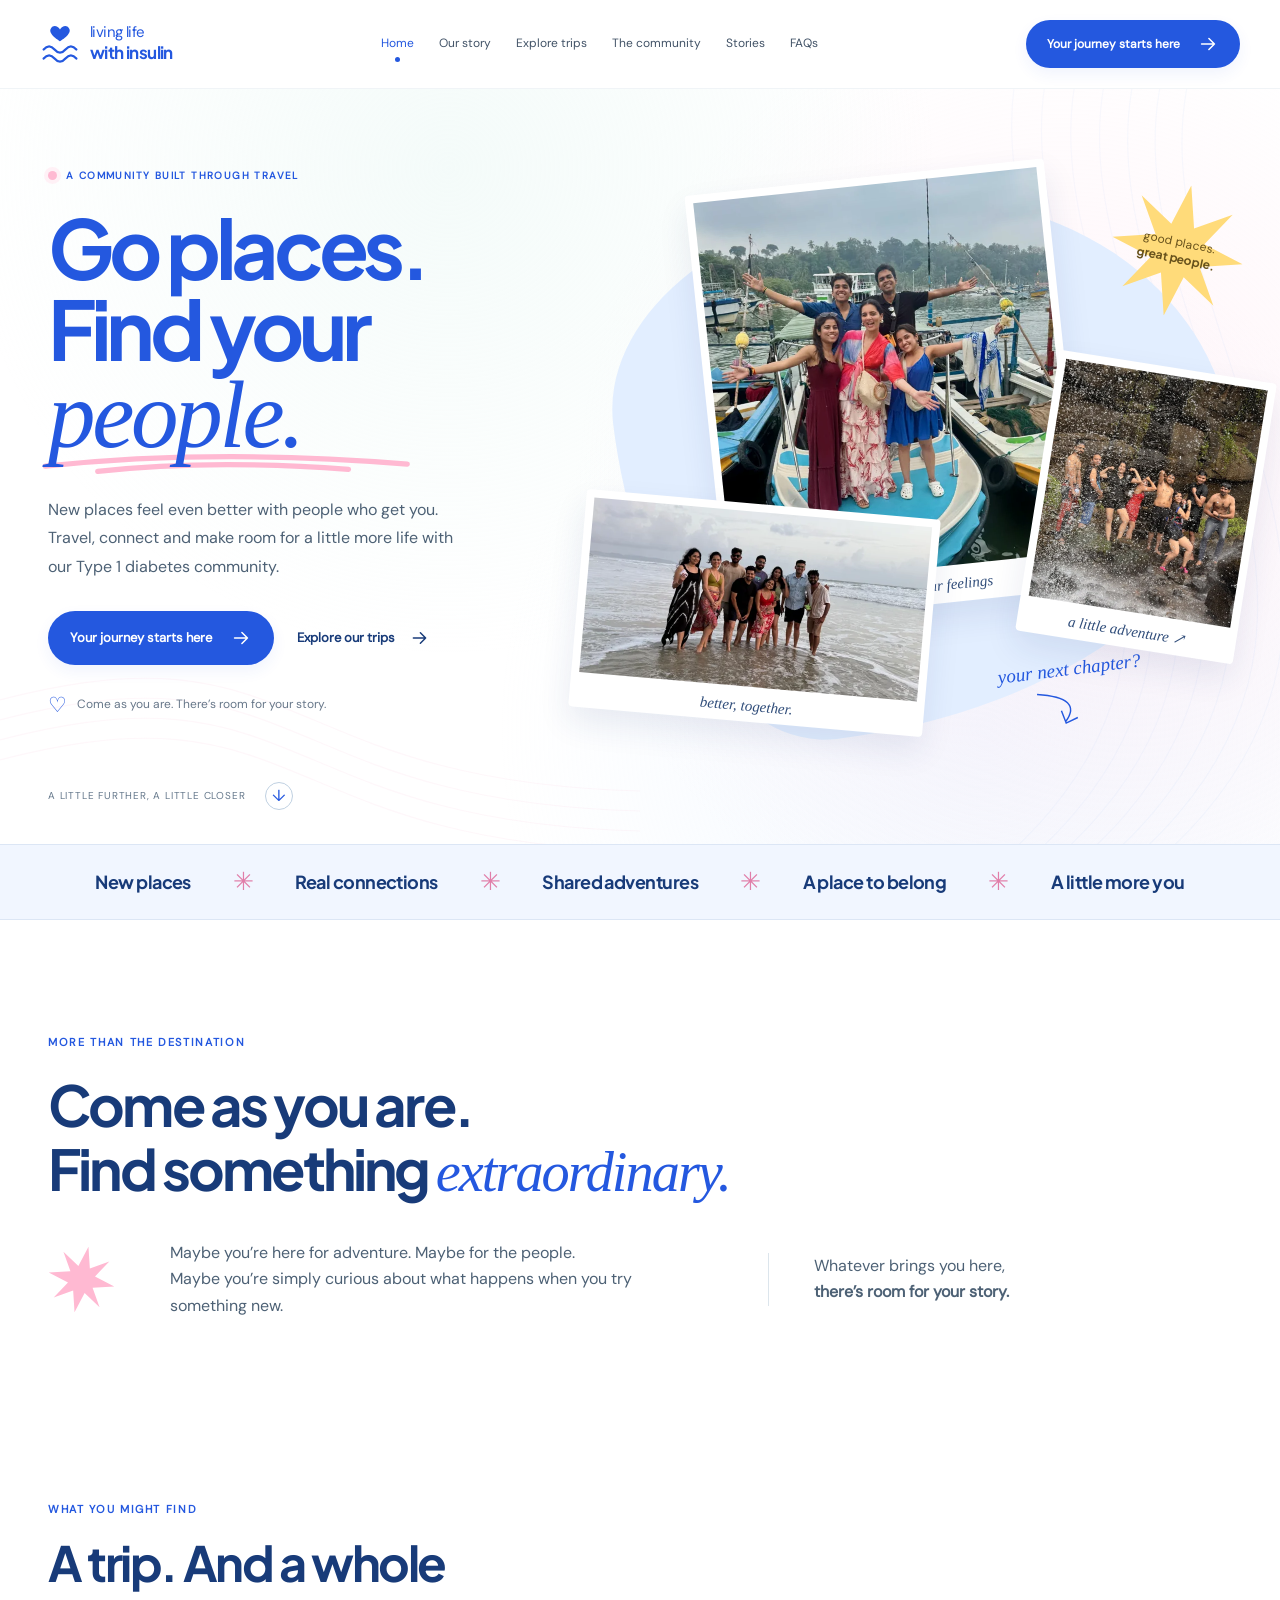
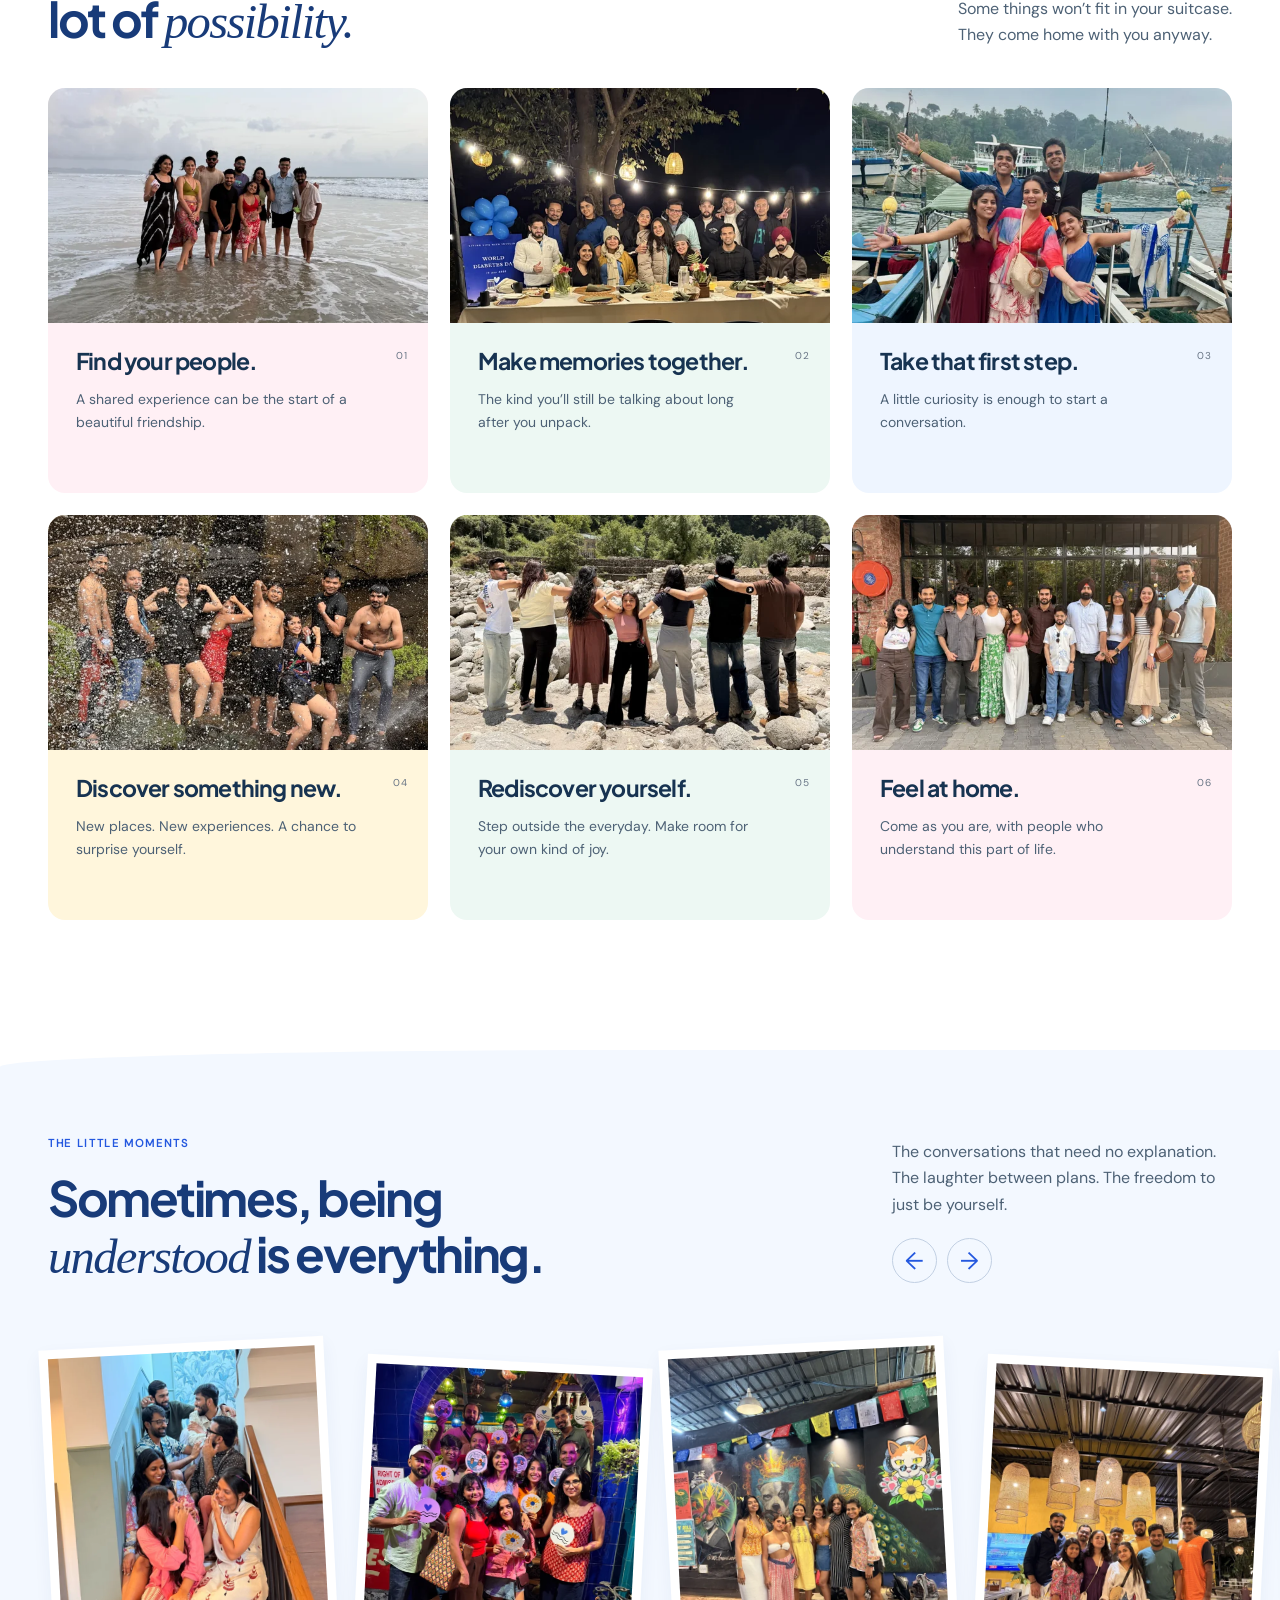
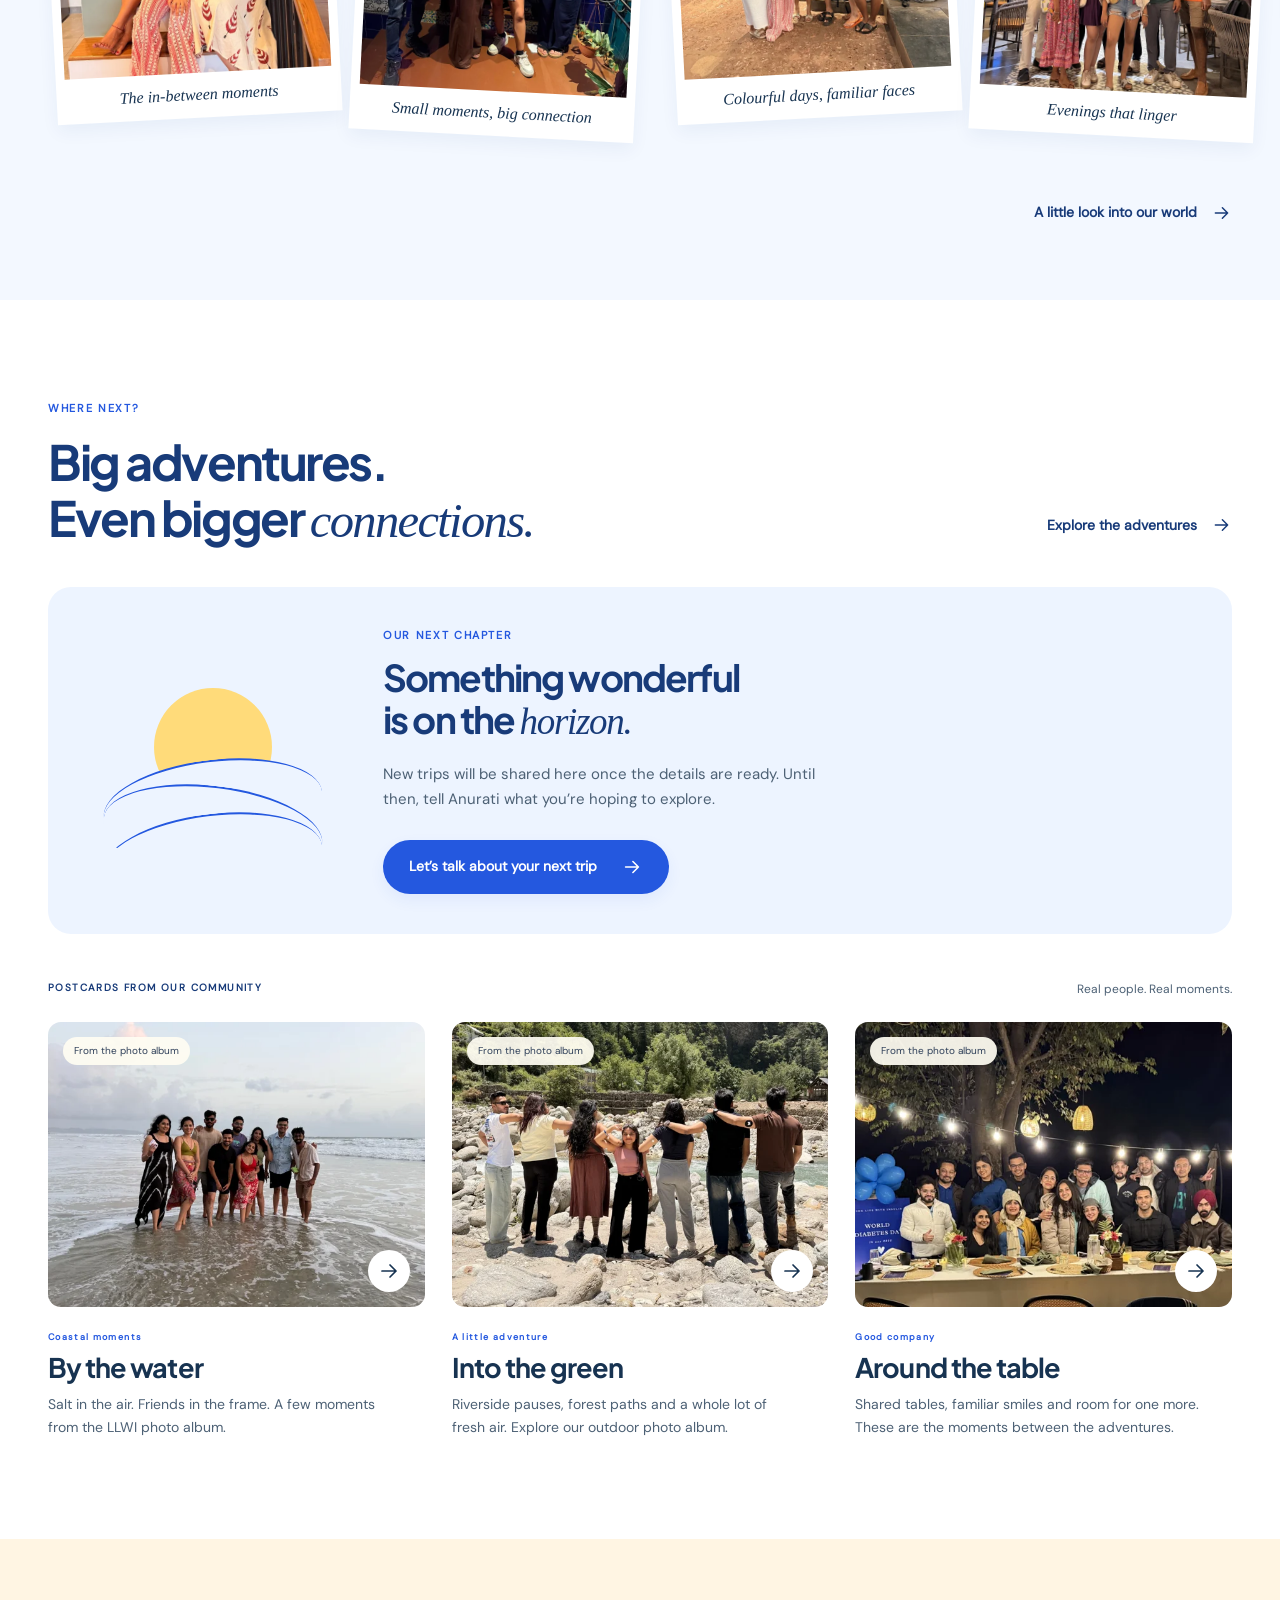
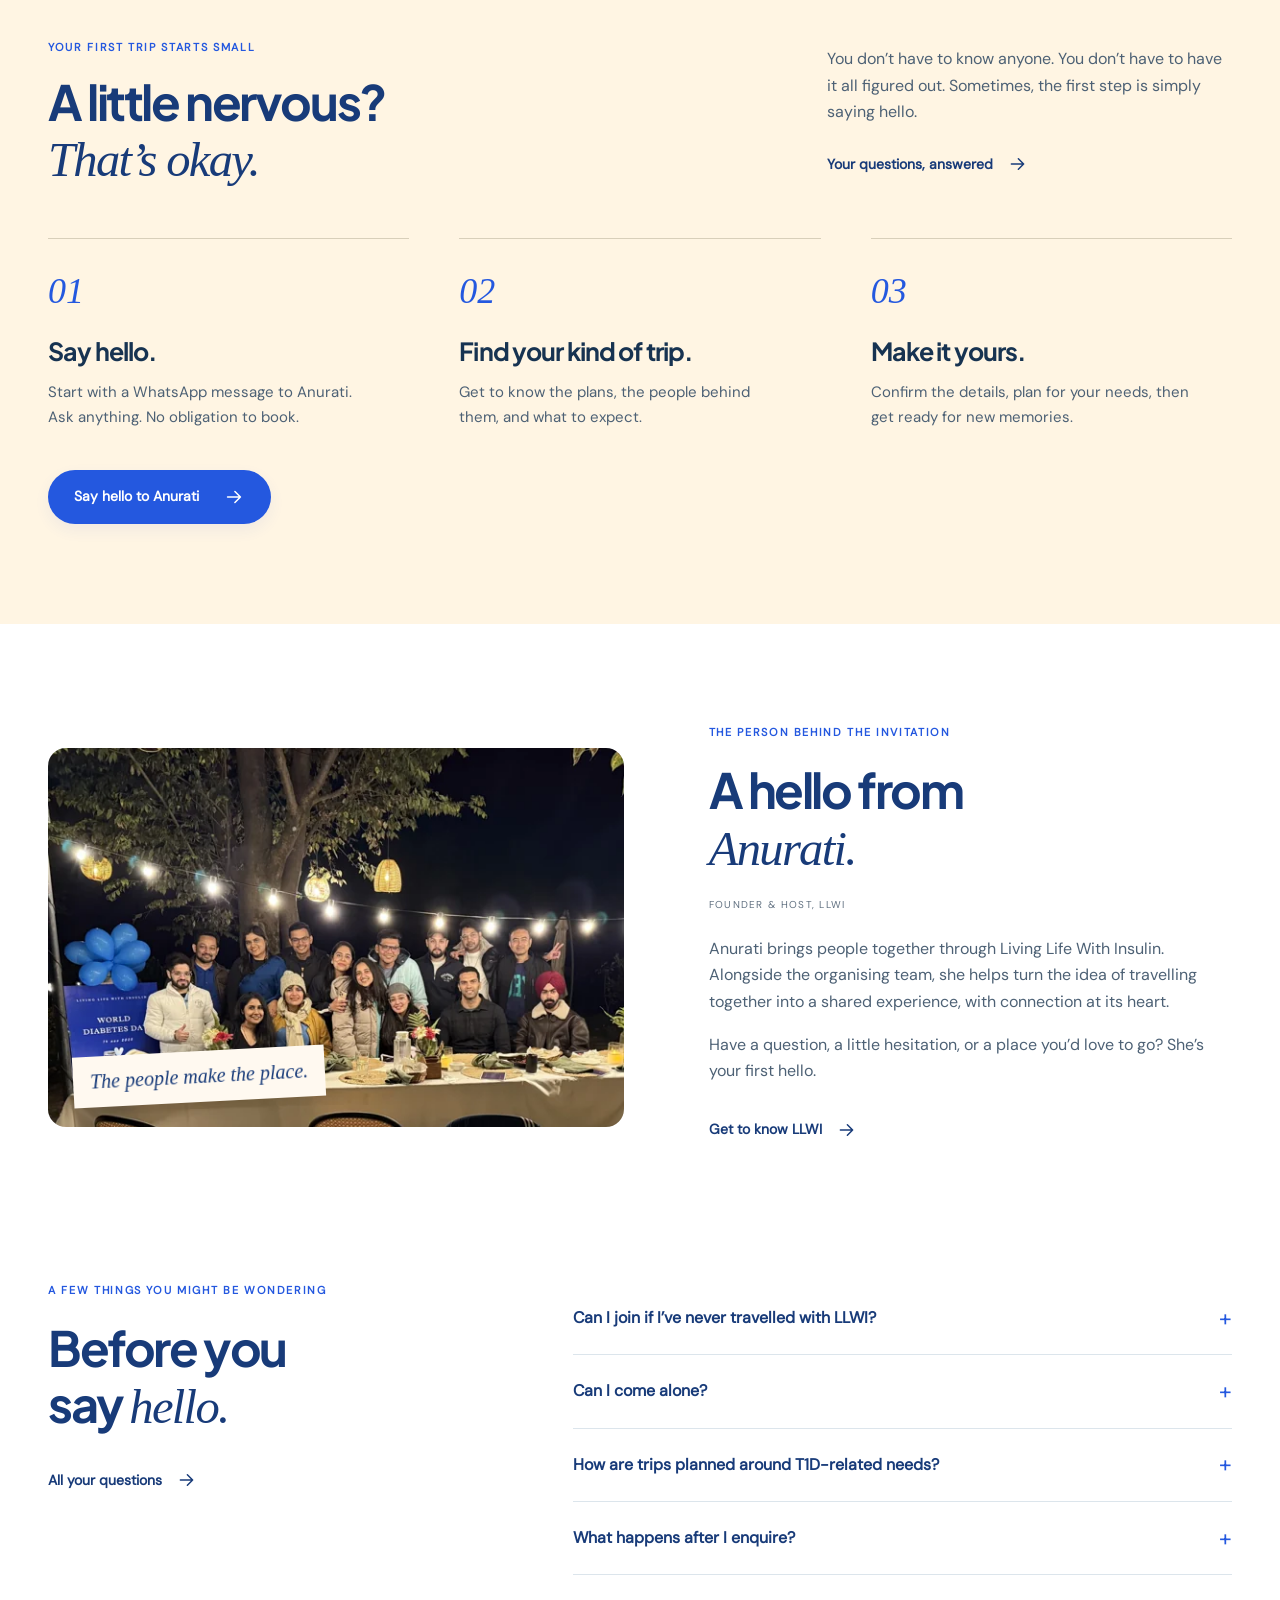
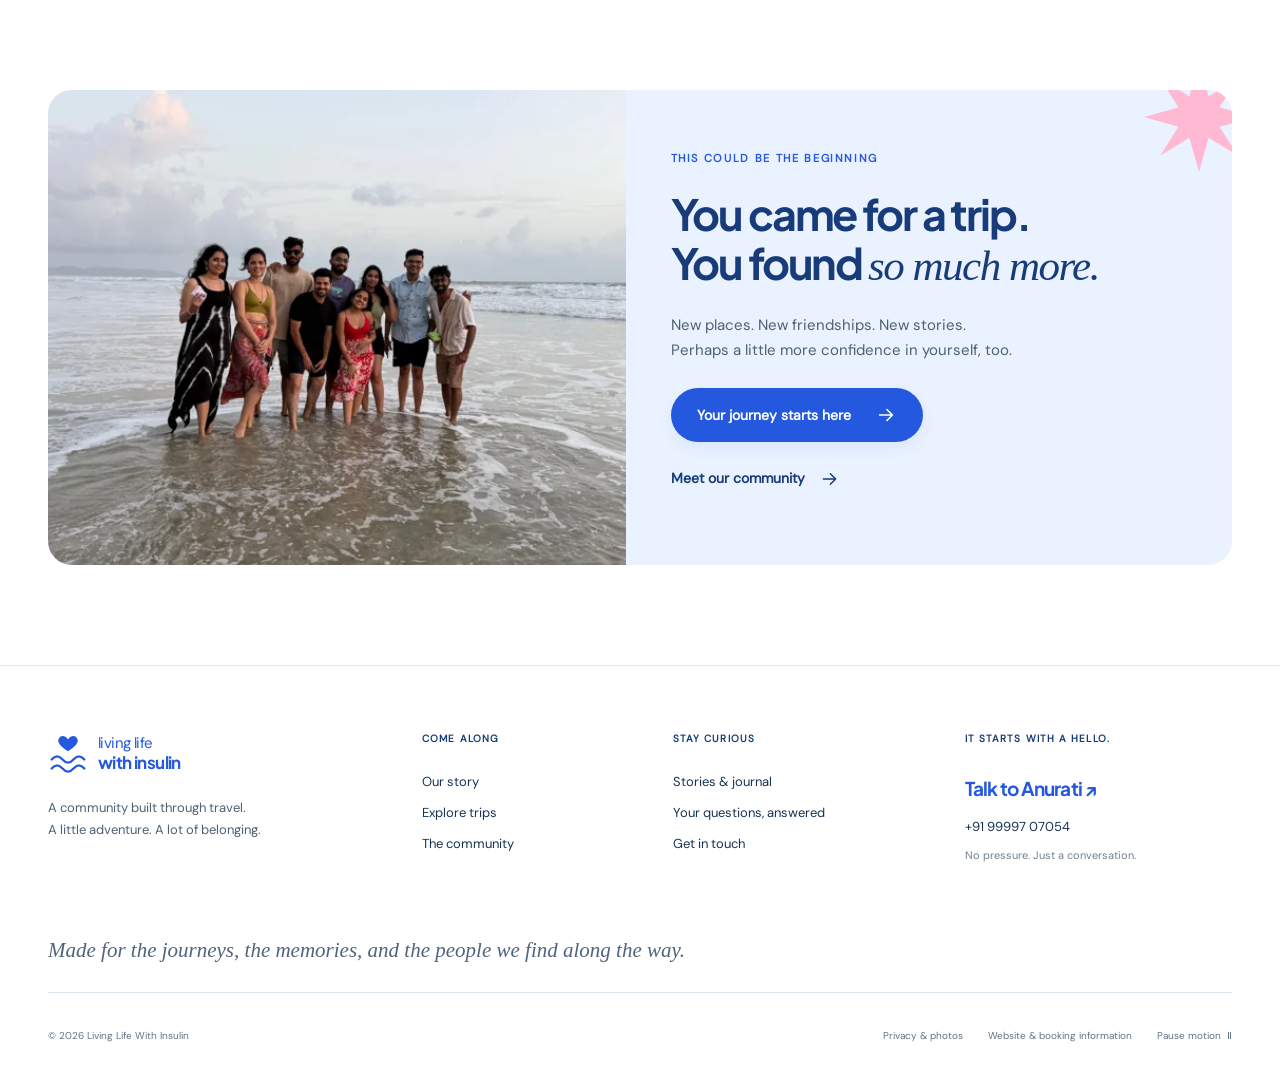
<file: docs/index.html>
<!doctype html><html lang="en"><head><meta charset="UTF-8"><meta name="viewport" content="width=device-width, initial-scale=1"><meta name="theme-color" content="#2458df"><title>Go places. Find your people. | Living Life With Insulin</title><meta name="description" content="Travel, connection and shared adventures with the Living Life With Insulin community."><meta property="og:type" content="website"><meta property="og:title" content="Go places. Find your people. | LLWI"><meta property="og:description" content="Travel, connection and shared adventures with the Living Life With Insulin community."><meta name="twitter:card" content="summary_large_image"><link rel="icon" href="./assets/favicon.svg" type="image/svg+xml"><link rel="preload" href="./assets/jakarta.ttf" as="font" type="font/ttf" crossorigin><link rel="stylesheet" href="./styles.css"><script src="./app.js" defer></script></head><body data-page=""><canvas id="fluid-bg" aria-hidden="true"></canvas><a class="skip" href="#main">Skip to content</a><header class="header"><div class="header-inner"><a class="brand" href="./" aria-label="Living Life With Insulin home"><span class="logo-mark" aria-hidden="true"><svg viewBox="0 0 44 46"><path d="M22 20S8 12 12 6c3-5 8-2 10 1 2-3 7-6 10-1 4 6-10 14-10 14z" fill="currentColor"/><path d="M4 29q6-7 12 0t12 0t12 0M4 39q6-7 12 0t12 0t12 0" fill="none" stroke="currentColor" stroke-width="2.5" stroke-linecap="round"/></svg></span><span class="logo-type">living life<br><b>with insulin</b></span></a><nav class="desktop-nav" aria-label="Main navigation"><a href="./" aria-current=page>Home</a><a href="./our-story/" >Our story</a><a href="./trips/" >Explore trips</a><a href="./community/" >The community</a><a href="./stories/" >Stories</a><a href="./faq/" >FAQs</a></nav><a class="button primary header-cta" href="https://wa.me/919999707054?text=I%20would%20like%20to%20know%20more." target="_blank" rel="noopener noreferrer">Your journey starts here<svg viewBox="0 0 24 24" fill="none" aria-hidden="true"><path d="M5 12h14M13 6l6 6-6 6" stroke="currentColor" stroke-width="1.7" stroke-linecap="round" stroke-linejoin="round"/></svg></a><button id="menu-toggle" class="menu-toggle" aria-label="Open menu" aria-expanded="false" aria-controls="mobile-nav"><span></span><span></span></button></div><nav id="mobile-nav" class="mobile-nav" aria-label="Mobile navigation" hidden><a href="./" aria-current=page>Home</a><a href="./our-story/" >Our story</a><a href="./trips/" >Explore trips</a><a href="./community/" >The community</a><a href="./stories/" >Stories</a><a href="./faq/" >FAQs</a><a class="button primary" href="https://wa.me/919999707054?text=I%20would%20like%20to%20know%20more." target="_blank" rel="noopener noreferrer">Your journey starts here<svg viewBox="0 0 24 24" fill="none" aria-hidden="true"><path d="M5 12h14M13 6l6 6-6 6" stroke="currentColor" stroke-width="1.7" stroke-linecap="round" stroke-linejoin="round"/></svg></a></nav></header><main id="main"><section class="hero wrap"><div class="hero-copy"><span class="eyebrow"><i class="tiny-sun"></i> A COMMUNITY BUILT THROUGH TRAVEL</span><h1>Go places.<br>Find your<br><em>people.</em><svg class="underline" viewBox="0 0 360 20" aria-hidden="true"><path d="M5 13Q165-4 350 11M55 18Q160 6 294 16" fill="none" stroke="currentColor" stroke-width="5" stroke-linecap="round"/></svg></h1><p>New places feel even better with people who get you. Travel, connect and make room for a little more life with our Type 1 diabetes community.</p><div class="hero-actions"><a class="button primary" href="https://wa.me/919999707054?text=I%20would%20like%20to%20know%20more." target="_blank" rel="noopener noreferrer">Your journey starts here<svg viewBox="0 0 24 24" fill="none" aria-hidden="true"><path d="M5 12h14M13 6l6 6-6 6" stroke="currentColor" stroke-width="1.7" stroke-linecap="round" stroke-linejoin="round"/></svg></a><a class="text-link" href="./trips/">Explore our trips<svg viewBox="0 0 24 24" fill="none" aria-hidden="true"><path d="M5 12h14M13 6l6 6-6 6" stroke="currentColor" stroke-width="1.7" stroke-linecap="round" stroke-linejoin="round"/></svg></a></div><div class="hero-footnote"><span class="little-heart">♡</span> Come as you are. There’s room for your story.</div></div><div class="hero-collage"><div class="photo-blob" aria-hidden="true"></div><figure class="hero-main"><img class="" src="./assets/boat-1000.webp" srcset="./assets/boat-600.webp 600w, ./assets/boat-1000.webp 1000w, ./assets/boat-1600.webp 1600w" sizes="(max-width: 700px) 92vw, 45vw" width="1536" height="2048" alt="Five friends smiling with arms outstretched on the bow of a blue boat." style="object-position:50% 50%" loading="eager" decoding="async" fetchpriority=high><figcaption>new places, familiar feelings</figcaption></figure><figure class="hero-small"><img class="" src="./assets/waterfall-1000.webp" srcset="./assets/waterfall-600.webp 600w, ./assets/waterfall-1000.webp 1000w, ./assets/waterfall-1600.webp 1600w" sizes="(max-width: 700px) 92vw, 45vw" width="1536" height="2048" alt="Friends laughing and posing together in the spray of a waterfall." style="object-position:50% 52%" loading="eager" decoding="async" fetchpriority=high><figcaption>a little adventure ↗</figcaption></figure><figure class="hero-wide"><img class="" src="./assets/beach-1000.webp" srcset="./assets/beach-600.webp 600w, ./assets/beach-1000.webp 1000w, ./assets/beach-1600.webp 1600w" sizes="(max-width: 700px) 92vw, 45vw" width="2048" height="1536" alt="Friends standing together in gentle surf on a wide beach." style="object-position:50% 52%" loading="eager" decoding="async" fetchpriority=high><figcaption>better, together.</figcaption></figure><div class="sun-sticker"><svg class="spark" viewBox="0 0 80 80" aria-hidden="true"><path d="M40 0l7 25L68 12 55 33l25 7-25 7 13 21-21-13-7 25-7-25-21 13 13-21L0 40l25-7-13-21 21 13z" fill="currentColor"/></svg><span>good places.<br><b>great people.</b></span></div><span class="hand-note">your next chapter?<svg viewBox="0 0 70 45" aria-hidden="true"><path d="M4 5q65-5 45 32m-8-14 9 16 15-10" fill="none" stroke="currentColor" stroke-width="2"/></svg></span></div><a class="scroll-note" href="#come-as-you-are">A little further, a little closer <span>↓</span></a></section>
<div class="ribbon" aria-label="Belonging, adventure, friendship, discovery"><div>New places <span>✳</span> Real connections <span>✳</span> Shared adventures <span>✳</span> A place to belong <span>✳</span> A little more you</div></div>
<section class="intro section wrap reveal" id="come-as-you-are"><span class="eyebrow">MORE THAN THE DESTINATION</span><h2>Come as you are.<br>Find something <em>extraordinary.</em></h2><div class="intro-bottom"><span class="intro-star"><svg class="spark" viewBox="0 0 80 80" aria-hidden="true"><path d="M40 0l7 25L68 12 55 33l25 7-25 7 13 21-21-13-7 25-7-25-21 13 13-21L0 40l25-7-13-21 21 13z" fill="currentColor"/></svg></span><p>Maybe you’re here for adventure. Maybe for the people.<br>Maybe you’re simply curious about what happens when you try something new.</p><p>Whatever brings you here,<br><strong>there’s room for your story.</strong></p></div></section>
<section class="values section wrap"><div class="section-head reveal"><div><span class="eyebrow">WHAT YOU MIGHT FIND</span><h2>A trip. And a whole<br>lot of <em>possibility.</em></h2></div><p>Some things won’t fit in your suitcase.<br>They come home with you anyway.</p></div><div class="value-grid"><article class="value-card pink reveal"><div class="value-image"><img class="" src="./assets/beach-1000.webp" srcset="./assets/beach-600.webp 600w, ./assets/beach-1000.webp 1000w, ./assets/beach-1600.webp 1600w" sizes="(max-width: 700px) 92vw, 45vw" width="2048" height="1536" alt="Friends standing together in gentle surf on a wide beach." style="object-position:50% 52%" loading="lazy" decoding="async" ></div><div class="value-copy"><span class="small-number">01</span><h3>Find your people.</h3><p>A shared experience can be the start of a beautiful friendship.</p></div></article><article class="value-card mint reveal"><div class="value-image"><img class="" src="./assets/dinner-1000.webp" srcset="./assets/dinner-600.webp 600w, ./assets/dinner-1000.webp 1000w, ./assets/dinner-1600.webp 1600w" sizes="(max-width: 700px) 92vw, 45vw" width="2048" height="1350" alt="Friends gathered around a long dinner table under warm string lights." style="object-position:50% 60%" loading="lazy" decoding="async" ></div><div class="value-copy"><span class="small-number">02</span><h3>Make memories together.</h3><p>The kind you’ll still be talking about long after you unpack.</p></div></article><article class="value-card blue reveal"><div class="value-image"><img class="" src="./assets/boat-1000.webp" srcset="./assets/boat-600.webp 600w, ./assets/boat-1000.webp 1000w, ./assets/boat-1600.webp 1600w" sizes="(max-width: 700px) 92vw, 45vw" width="1536" height="2048" alt="Five friends smiling with arms outstretched on the bow of a blue boat." style="object-position:50% 50%" loading="lazy" decoding="async" ></div><div class="value-copy"><span class="small-number">03</span><h3>Take that first step.</h3><p>A little curiosity is enough to start a conversation.</p></div></article><article class="value-card yellow reveal"><div class="value-image"><img class="" src="./assets/waterfall-1000.webp" srcset="./assets/waterfall-600.webp 600w, ./assets/waterfall-1000.webp 1000w, ./assets/waterfall-1600.webp 1600w" sizes="(max-width: 700px) 92vw, 45vw" width="1536" height="2048" alt="Friends laughing and posing together in the spray of a waterfall." style="object-position:50% 52%" loading="lazy" decoding="async" ></div><div class="value-copy"><span class="small-number">04</span><h3>Discover something new.</h3><p>New places. New experiences. A chance to surprise yourself.</p></div></article><article class="value-card mint reveal"><div class="value-image"><img class="" src="./assets/mountains-1000.webp" srcset="./assets/mountains-600.webp 600w, ./assets/mountains-1000.webp 1000w, ./assets/mountains-1600.webp 1600w" sizes="(max-width: 700px) 92vw, 45vw" width="1536" height="2048" alt="Friends standing arm in arm beside a rocky river and green mountain slopes." style="object-position:50% 54%" loading="lazy" decoding="async" ></div><div class="value-copy"><span class="small-number">05</span><h3>Rediscover yourself.</h3><p>Step outside the everyday. Make room for your own kind of joy.</p></div></article><article class="value-card pink reveal"><div class="value-image"><img class="" src="./assets/meetup-1000.webp" srcset="./assets/meetup-600.webp 600w, ./assets/meetup-1000.webp 1000w, ./assets/meetup-1600.webp 1600w" sizes="(max-width: 700px) 92vw, 45vw" width="2048" height="1536" alt="A group of friends outside a brick-fronted café in daylight." style="object-position:50% 58%" loading="lazy" decoding="async" ></div><div class="value-copy"><span class="small-number">06</span><h3>Feel at home.</h3><p>Come as you are, with people who understand this part of life.</p></div></article></div></section>
<section class="moments section"><div class="section-head wrap reveal"><div><span class="eyebrow">THE LITTLE MOMENTS</span><h2>Sometimes, being<br><em>understood</em> is everything.</h2></div><div class="moment-intro"><p>The conversations that need no explanation. The laughter between plans. The freedom to just be yourself.</p><div class="rail-controls"><button type="button" class="circle-button" data-scroll="-1" aria-label="Previous photos">←</button><button type="button" class="circle-button" data-scroll="1" aria-label="Next photos">→</button></div></div></div><div class="photo-rail" id="moments-rail"><button class="moment-photo" type="button" data-photo="stairs" aria-label="Open photo: The in-between moments"><img class="" src="./assets/stairs-1000.webp" srcset="./assets/stairs-600.webp 600w, ./assets/stairs-1000.webp 1000w, ./assets/stairs-1600.webp 1600w" sizes="(max-width: 700px) 92vw, 45vw" width="1152" height="2048" alt="Friends sitting on a staircase, laughing and chatting with each other." style="object-position:50% 60%" loading="lazy" decoding="async" ><span>The in-between moments</span><i class="expand" aria-hidden="true">↗</i></button><button class="moment-photo" type="button" data-photo="celebrate" aria-label="Open photo: Small moments, big connection"><img class="" src="./assets/celebrate-1000.webp" srcset="./assets/celebrate-600.webp 600w, ./assets/celebrate-1000.webp 1000w, ./assets/celebrate-1600.webp 1600w" sizes="(max-width: 700px) 92vw, 45vw" width="1536" height="2048" alt="A lively group posing with colourful signs beneath a blue tiled archway." style="object-position:50% 45%" loading="lazy" decoding="async" ><span>Small moments, big connection</span><i class="expand" aria-hidden="true">↗</i></button><button class="moment-photo" type="button" data-photo="colour" aria-label="Open photo: Colourful days, familiar faces"><img class="" src="./assets/colour-1000.webp" srcset="./assets/colour-600.webp 600w, ./assets/colour-1000.webp 1000w, ./assets/colour-1600.webp 1600w" sizes="(max-width: 700px) 92vw, 45vw" width="1536" height="2048" alt="A group of friends beside a colourful wall of animal murals." style="object-position:50% 62%" loading="lazy" decoding="async" ><span>Colourful days, familiar faces</span><i class="expand" aria-hidden="true">↗</i></button><button class="moment-photo" type="button" data-photo="evening" aria-label="Open photo: Evenings that linger"><img class="" src="./assets/evening-1000.webp" srcset="./assets/evening-600.webp 600w, ./assets/evening-1000.webp 1000w, ./assets/evening-1600.webp 1600w" sizes="(max-width: 700px) 92vw, 45vw" width="1536" height="2048" alt="Friends posing together beneath woven pendant lamps at a restaurant." style="object-position:50% 65%" loading="lazy" decoding="async" ><span>Evenings that linger</span><i class="expand" aria-hidden="true">↗</i></button><button class="moment-photo" type="button" data-photo="night" aria-label="Open photo: One more group photo"><img class="" src="./assets/night-1000.webp" srcset="./assets/night-600.webp 600w, ./assets/night-1000.webp 1000w, ./assets/night-1600.webp 1600w" sizes="(max-width: 700px) 92vw, 45vw" width="1536" height="2048" alt="Friends gathered beneath a terracotta-roofed terrace at night." style="object-position:50% 73%" loading="lazy" decoding="async" ><span>One more group photo</span><i class="expand" aria-hidden="true">↗</i></button></div><div class="wrap rail-footer"><a class="text-link" href="./community/">A little look into our world<svg viewBox="0 0 24 24" fill="none" aria-hidden="true"><path d="M5 12h14M13 6l6 6-6 6" stroke="currentColor" stroke-width="1.7" stroke-linecap="round" stroke-linejoin="round"/></svg></a></div></section>
<section class="section wrap adventure-section"><div class="section-head reveal"><div><span class="eyebrow">WHERE NEXT?</span><h2>Big adventures.<br>Even bigger <em>connections.</em></h2></div><a class="text-link" href="./trips/">Explore the adventures<svg viewBox="0 0 24 24" fill="none" aria-hidden="true"><path d="M5 12h14M13 6l6 6-6 6" stroke="currentColor" stroke-width="1.7" stroke-linecap="round" stroke-linejoin="round"/></svg></a></div><div class="horizon compact"><div class="horizon-sun" aria-hidden="true"><span></span><i></i><i></i><i></i></div><div><span class="eyebrow">OUR NEXT CHAPTER</span><h2>Something wonderful<br>is on the <em>horizon.</em></h2><p>New trips will be shared here once the details are ready. Until then, tell Anurati what you’re hoping to explore.</p><a class="button primary" href="https://wa.me/919999707054?text=I%20would%20like%20to%20know%20more." target="_blank" rel="noopener noreferrer">Let’s talk about your next trip<svg viewBox="0 0 24 24" fill="none" aria-hidden="true"><path d="M5 12h14M13 6l6 6-6 6" stroke="currentColor" stroke-width="1.7" stroke-linecap="round" stroke-linejoin="round"/></svg></a></div></div><div class="mini-heading"><span>POSTCARDS FROM OUR COMMUNITY</span><span>Real people. Real moments.</span></div><div class="chapters"><a class="chapter-card" href="./trips/by-the-water/" data-category="water" data-destination=""><div class="chapter-image"><img class="" src="./assets/beach-1000.webp" srcset="./assets/beach-600.webp 600w, ./assets/beach-1000.webp 1000w, ./assets/beach-1600.webp 1600w" sizes="(max-width: 700px) 92vw, 45vw" width="2048" height="1536" alt="Friends standing together in gentle surf on a wide beach." style="object-position:50% 52%" loading="lazy" decoding="async" ><span class="photo-label">From the photo album</span><span class="round-arrow"><svg viewBox="0 0 24 24" fill="none" aria-hidden="true"><path d="M5 12h14M13 6l6 6-6 6" stroke="currentColor" stroke-width="1.7" stroke-linecap="round" stroke-linejoin="round"/></svg></span></div><span class="eyebrow">Coastal moments</span><h3>By the water</h3><p>Salt in the air. Friends in the frame. A few moments from the LLWI photo album.</p></a><a class="chapter-card" href="./trips/into-the-green/" data-category="outdoors" data-destination=""><div class="chapter-image"><img class="" src="./assets/mountains-1000.webp" srcset="./assets/mountains-600.webp 600w, ./assets/mountains-1000.webp 1000w, ./assets/mountains-1600.webp 1600w" sizes="(max-width: 700px) 92vw, 45vw" width="1536" height="2048" alt="Friends standing arm in arm beside a rocky river and green mountain slopes." style="object-position:50% 54%" loading="lazy" decoding="async" ><span class="photo-label">From the photo album</span><span class="round-arrow"><svg viewBox="0 0 24 24" fill="none" aria-hidden="true"><path d="M5 12h14M13 6l6 6-6 6" stroke="currentColor" stroke-width="1.7" stroke-linecap="round" stroke-linejoin="round"/></svg></span></div><span class="eyebrow">A little adventure</span><h3>Into the green</h3><p>Riverside pauses, forest paths and a whole lot of fresh air. Explore our outdoor photo album.</p></a><a class="chapter-card" href="./trips/around-the-table/" data-category="together" data-destination=""><div class="chapter-image"><img class="" src="./assets/dinner-1000.webp" srcset="./assets/dinner-600.webp 600w, ./assets/dinner-1000.webp 1000w, ./assets/dinner-1600.webp 1600w" sizes="(max-width: 700px) 92vw, 45vw" width="2048" height="1350" alt="Friends gathered around a long dinner table under warm string lights." style="object-position:50% 60%" loading="lazy" decoding="async" ><span class="photo-label">From the photo album</span><span class="round-arrow"><svg viewBox="0 0 24 24" fill="none" aria-hidden="true"><path d="M5 12h14M13 6l6 6-6 6" stroke="currentColor" stroke-width="1.7" stroke-linecap="round" stroke-linejoin="round"/></svg></span></div><span class="eyebrow">Good company</span><h3>Around the table</h3><p>Shared tables, familiar smiles and room for one more. These are the moments between the adventures.</p></a></div></section>
<section class="reassurance section"><div class="wrap"><div class="section-head reveal"><div><span class="eyebrow">YOUR FIRST TRIP STARTS SMALL</span><h2>A little nervous?<br><em>That’s okay.</em></h2></div><div><p>You don’t have to know anyone. You don’t have to have it all figured out. Sometimes, the first step is simply saying hello.</p><a class="text-link" href="./faq/">Your questions, answered<svg viewBox="0 0 24 24" fill="none" aria-hidden="true"><path d="M5 12h14M13 6l6 6-6 6" stroke="currentColor" stroke-width="1.7" stroke-linecap="round" stroke-linejoin="round"/></svg></a></div></div><div class="steps"><div><span class="step-number">01</span><h3>Say hello.</h3><p>Start with a WhatsApp message to Anurati. Ask anything. No obligation to book.</p></div><div><span class="step-number">02</span><h3>Find your kind of trip.</h3><p>Get to know the plans, the people behind them, and what to expect.</p></div><div><span class="step-number">03</span><h3>Make it yours.</h3><p>Confirm the details, plan for your needs, then get ready for new memories.</p></div></div><a class="button primary" href="https://wa.me/919999707054?text=I%20would%20like%20to%20know%20more." target="_blank" rel="noopener noreferrer">Say hello to Anurati<svg viewBox="0 0 24 24" fill="none" aria-hidden="true"><path d="M5 12h14M13 6l6 6-6 6" stroke="currentColor" stroke-width="1.7" stroke-linecap="round" stroke-linejoin="round"/></svg></a></div></section>
<section class="organiser section wrap reveal"><div class="organiser-photo"><img class="" src="./assets/dinner-1000.webp" srcset="./assets/dinner-600.webp 600w, ./assets/dinner-1000.webp 1000w, ./assets/dinner-1600.webp 1600w" sizes="(max-width: 700px) 92vw, 45vw" width="2048" height="1350" alt="Friends gathered around a long dinner table under warm string lights." style="object-position:50% 60%" loading="lazy" decoding="async" ><span class="photo-caption">The people make the place.</span></div><div class="organiser-copy"><span class="eyebrow">THE PERSON BEHIND THE INVITATION</span><h2>A hello from<br><em>Anurati.</em></h2><span class="role">FOUNDER & HOST, LLWI</span><p>Anurati brings people together through Living Life With Insulin. Alongside the organising team, she helps turn the idea of travelling together into a shared experience, with connection at its heart.</p><p>Have a question, a little hesitation, or a place you’d love to go? She’s your first hello.</p><a class="text-link" href="./our-story/">Get to know LLWI<svg viewBox="0 0 24 24" fill="none" aria-hidden="true"><path d="M5 12h14M13 6l6 6-6 6" stroke="currentColor" stroke-width="1.7" stroke-linecap="round" stroke-linejoin="round"/></svg></a></div></section>
<section class="quick-faq section wrap reveal"><div><span class="eyebrow">A FEW THINGS YOU MIGHT BE WONDERING</span><h2>Before you<br>say <em>hello.</em></h2><a class="text-link" href="./faq/">All your questions<svg viewBox="0 0 24 24" fill="none" aria-hidden="true"><path d="M5 12h14M13 6l6 6-6 6" stroke="currentColor" stroke-width="1.7" stroke-linecap="round" stroke-linejoin="round"/></svg></a></div><div class="faq-list "><details><summary>Can I join if I’ve never travelled with LLWI?<span aria-hidden="true">+</span></summary><div class="faq-answer"><p>Absolutely. You do not need to have joined an LLWI trip before. Start by saying hello to Anurati, ask whatever is on your mind, and find out whether an upcoming experience feels right for you.</p></div></details><details><summary>Can I come alone?<span aria-hidden="true">+</span></summary><div class="faq-answer"><p>Yes. You do not need to bring a friend or know someone in the group beforehand. Ask Anurati how introductions and group arrangements will work for the trip you are considering.</p></div></details><details><summary>How are trips planned around T1D-related needs?<span aria-hidden="true">+</span></summary><div class="faq-answer"><p>Talk to Anurati about the specific itinerary, meal timings, activity demands, storage arrangements and support available. These details should be confirmed for each trip. Community support does not replace your personal diabetes management or medical care.</p></div></details><details><summary>What happens after I enquire?<span aria-hidden="true">+</span></summary><div class="faq-answer"><p>Your message goes to Anurati on WhatsApp. You can ask about the trips, the community and anything you want to understand before deciding. Saying hello does not commit you to booking.</p></div></details></div></section><section class="closing wrap reveal"><div class="closing-photo"><img class="" src="./assets/beach-1000.webp" srcset="./assets/beach-600.webp 600w, ./assets/beach-1000.webp 1000w, ./assets/beach-1600.webp 1600w" sizes="(max-width: 700px) 92vw, 45vw" width="2048" height="1536" alt="Friends standing together in gentle surf on a wide beach." style="object-position:50% 52%" loading="lazy" decoding="async" ></div><div class="closing-copy"><span class="eyebrow">THIS COULD BE THE BEGINNING</span><h2>You came for a trip.<br>You found <em>so much more.</em></h2><p>New places. New friendships. New stories.<br>Perhaps a little more confidence in yourself, too.</p><a class="button primary" href="https://wa.me/919999707054?text=I%20would%20like%20to%20know%20more." target="_blank" rel="noopener noreferrer">Your journey starts here<svg viewBox="0 0 24 24" fill="none" aria-hidden="true"><path d="M5 12h14M13 6l6 6-6 6" stroke="currentColor" stroke-width="1.7" stroke-linecap="round" stroke-linejoin="round"/></svg></a><a class="text-link" href="./community/">Meet our community<svg viewBox="0 0 24 24" fill="none" aria-hidden="true"><path d="M5 12h14M13 6l6 6-6 6" stroke="currentColor" stroke-width="1.7" stroke-linecap="round" stroke-linejoin="round"/></svg></a></div><svg class="spark" viewBox="0 0 80 80" aria-hidden="true"><path d="M40 0l7 25L68 12 55 33l25 7-25 7 13 21-21-13-7 25-7-25-21 13 13-21L0 40l25-7-13-21 21 13z" fill="currentColor"/></svg></section></main><footer><div class="footer-top wrap"><div class="footer-brand"><a class="brand" href="./"><span class="logo-mark" aria-hidden="true"><svg viewBox="0 0 44 46"><path d="M22 20S8 12 12 6c3-5 8-2 10 1 2-3 7-6 10-1 4 6-10 14-10 14z" fill="currentColor"/><path d="M4 29q6-7 12 0t12 0t12 0M4 39q6-7 12 0t12 0t12 0" fill="none" stroke="currentColor" stroke-width="2.5" stroke-linecap="round"/></svg></span><span class="logo-type">living life<br><b>with insulin</b></span></a><p>A community built through travel.<br>A little adventure. A lot of belonging.</p></div><div><span class="footer-label">Come along</span><a href="./our-story/">Our story</a><a href="./trips/">Explore trips</a><a href="./community/">The community</a></div><div><span class="footer-label">Stay curious</span><a href="./stories/">Stories & journal</a><a href="./faq/">Your questions, answered</a><a href="./contact/">Get in touch</a></div><div class="footer-hello"><span class="footer-label">It starts with a hello.</span><a href="https://wa.me/919999707054?text=I%20would%20like%20to%20know%20more." target="_blank" rel="noopener noreferrer">Talk to Anurati ↗</a><span class="phone">+91 99997 07054</span><small>No pressure. Just a conversation.</small></div></div><div class="footer-note wrap">Made for the journeys, the memories, and the people we find along the way.</div><div class="footer-bottom wrap"><span>© 2026 Living Life With Insulin</span><div><a href="./privacy/">Privacy & photos</a><a href="./terms/">Website & booking information</a><button class="motion-toggle" type="button" aria-pressed="false">Pause motion <span aria-hidden="true">Ⅱ</span></button></div></div></footer><dialog id="lightbox" aria-labelledby="lightbox-caption"><div class="lightbox-top"><span id="lightbox-count"></span><button type="button" class="lightbox-close" aria-label="Close photo viewer">Close ×</button></div><div class="lightbox-image-wrap"><button class="lightbox-prev" type="button" aria-label="Previous photo">←</button><img id="lightbox-img" alt=""><button class="lightbox-next" type="button" aria-label="Next photo">→</button></div><p id="lightbox-caption"></p></dialog></body></html>
</file>
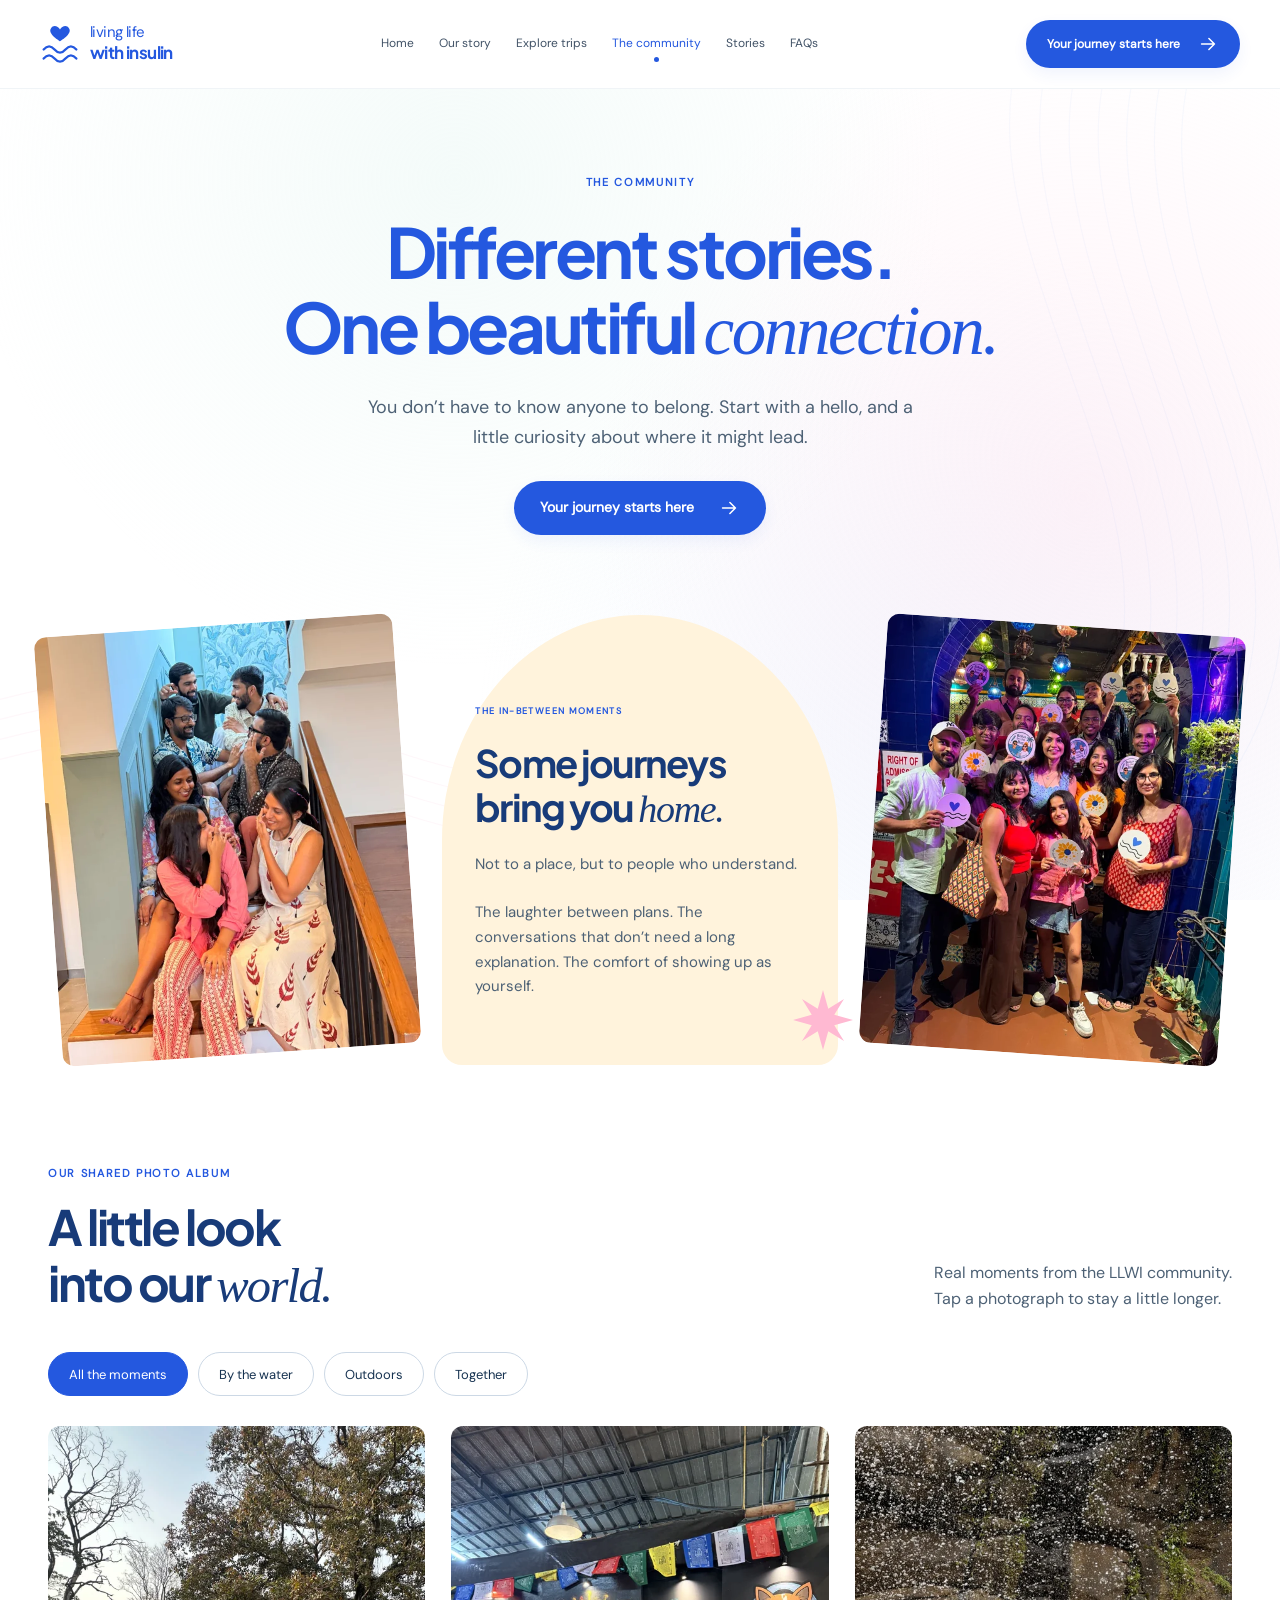
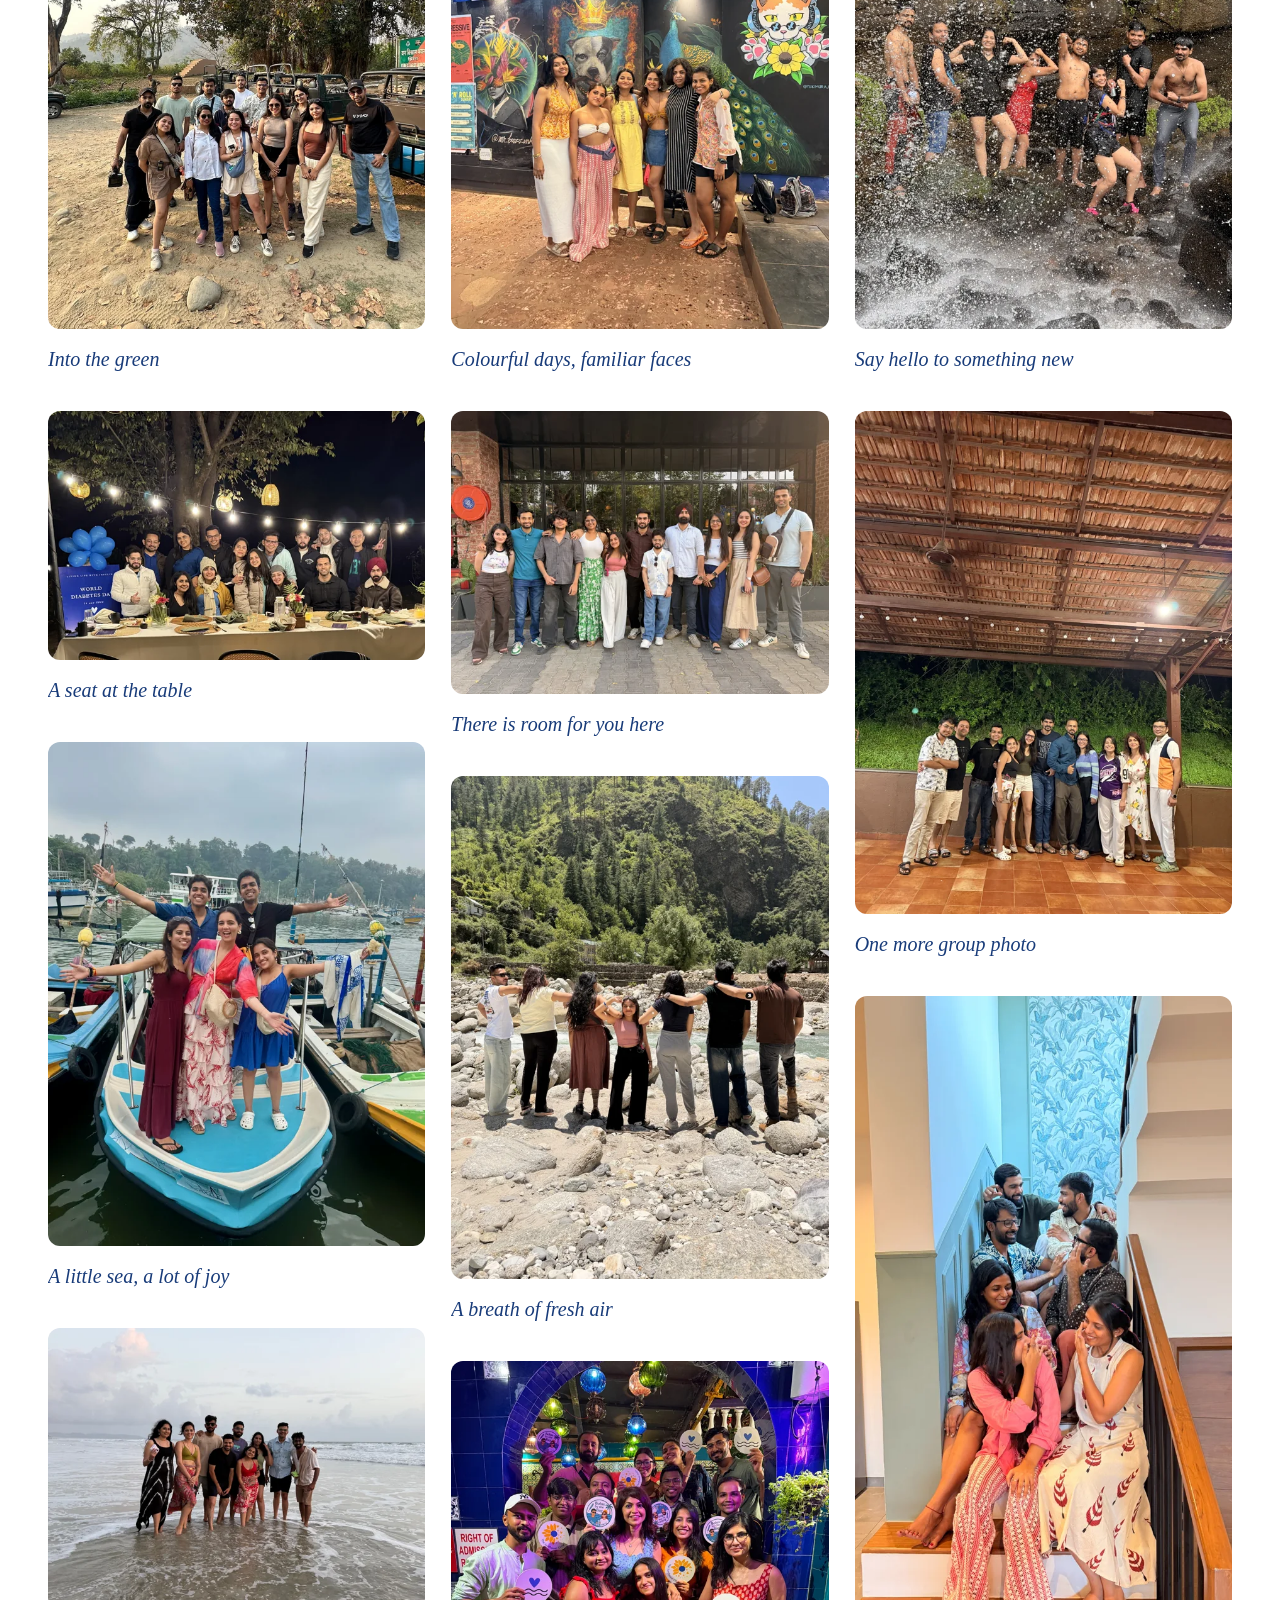
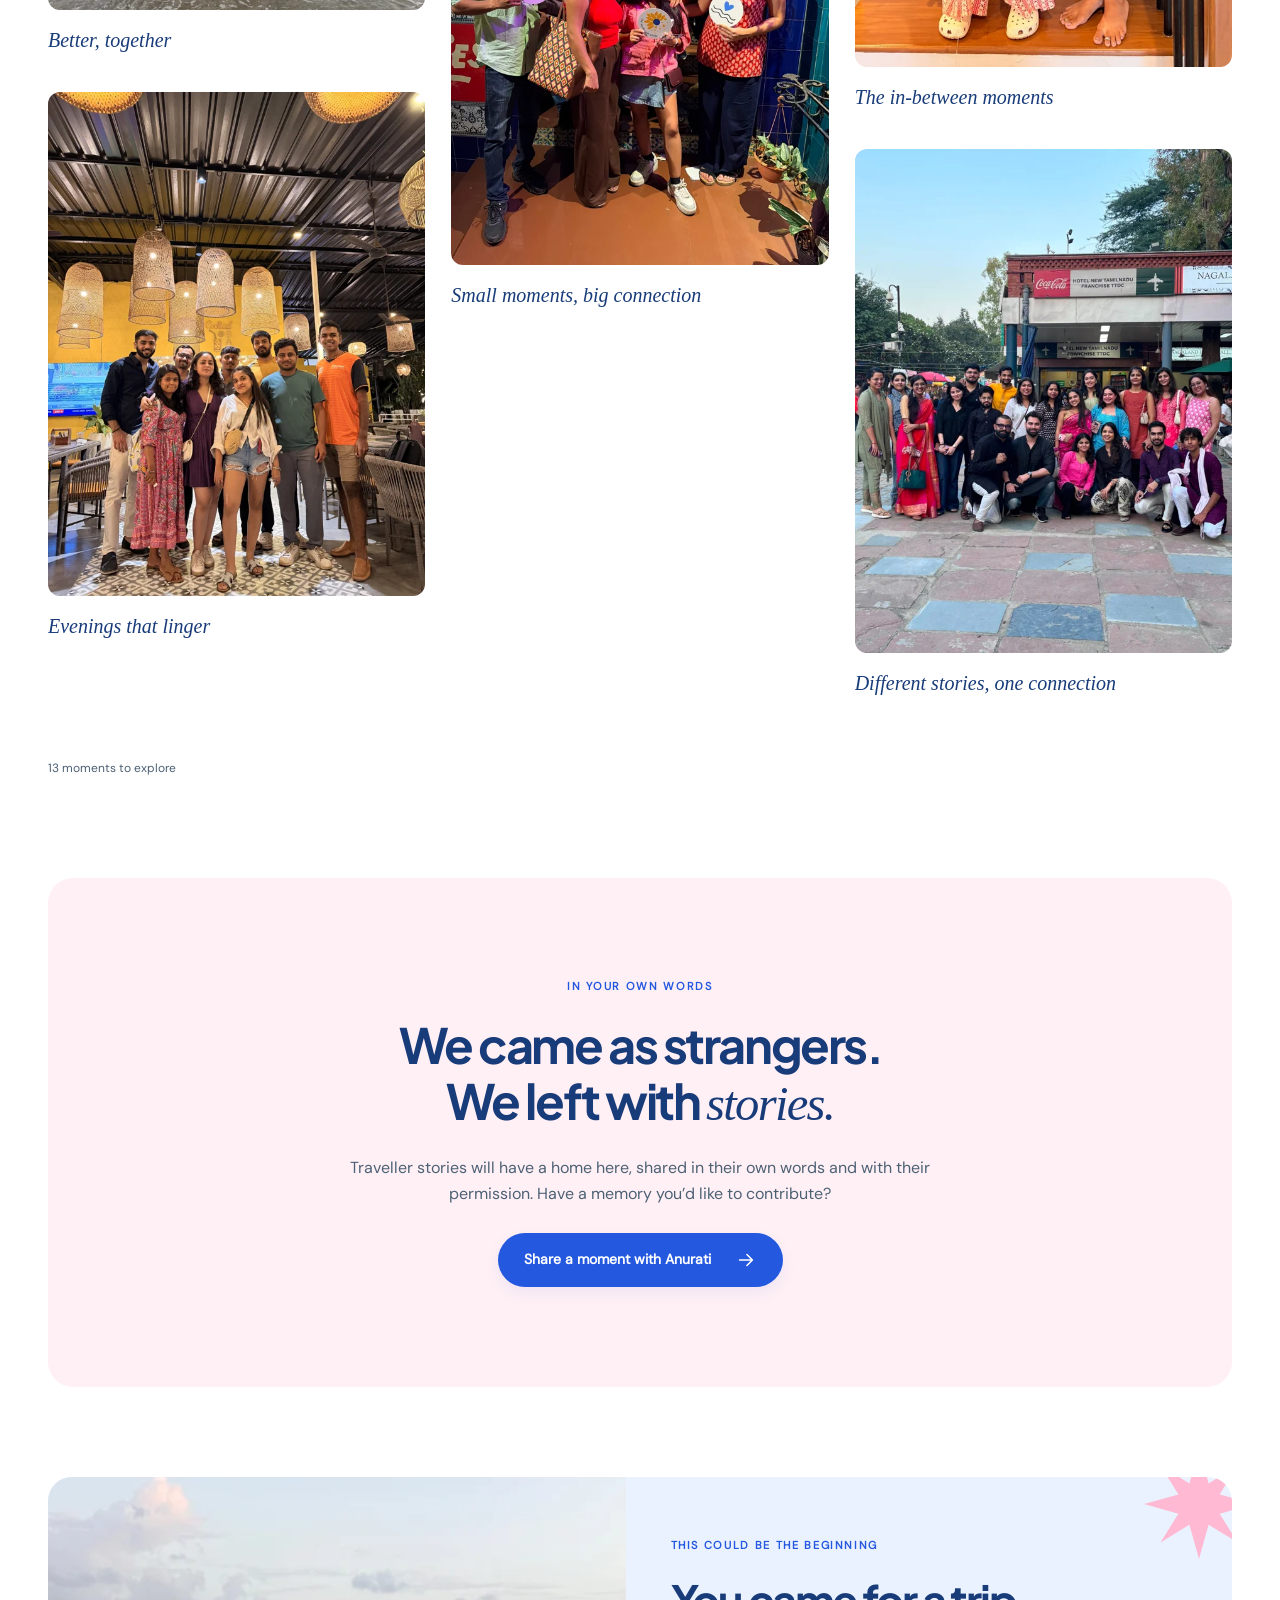
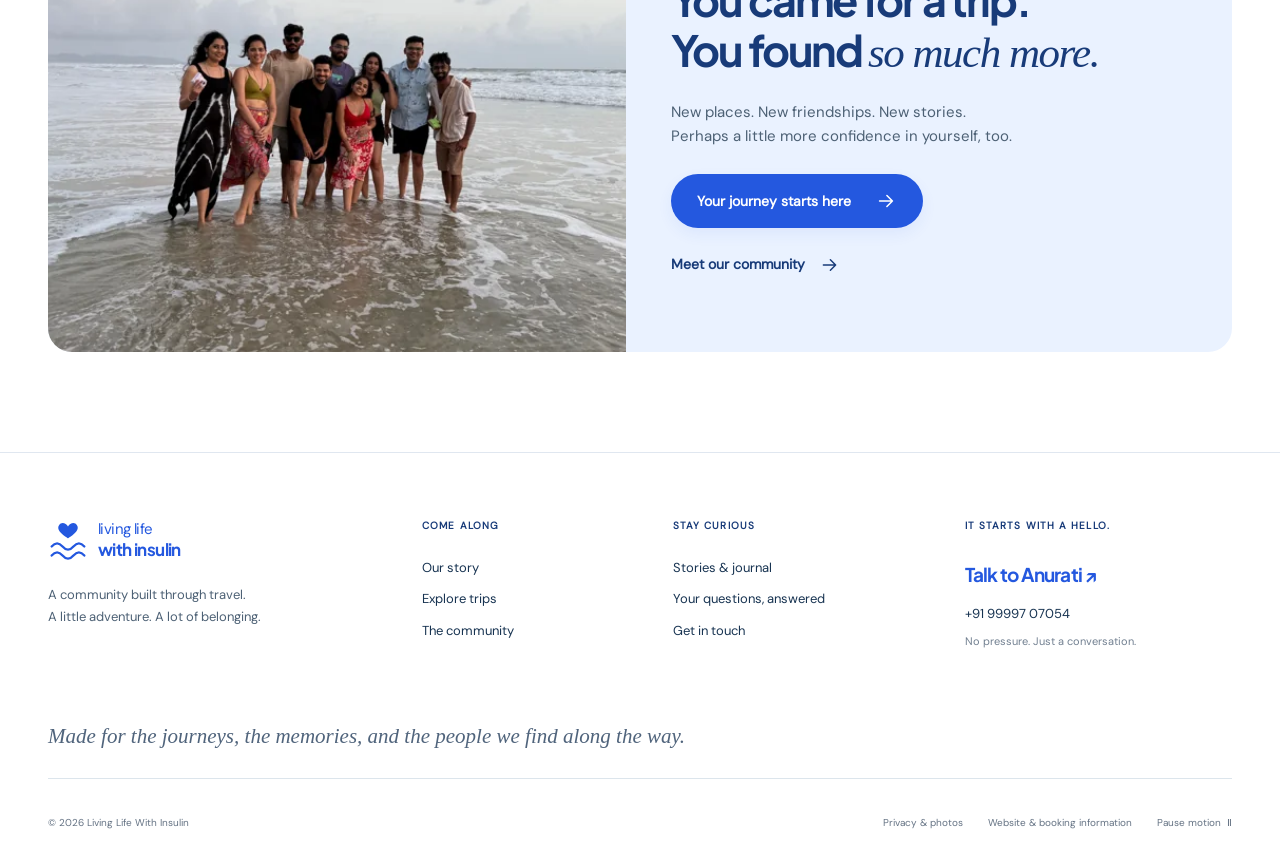
<file: docs/community/index.html>
<!doctype html><html lang="en"><head><meta charset="UTF-8"><meta name="viewport" content="width=device-width, initial-scale=1"><meta name="theme-color" content="#2458df"><title>The community | Living Life With Insulin</title><meta name="description" content="Living Life With Insulin. A community built through travel, shared experiences and connection."><meta property="og:type" content="website"><meta property="og:title" content="The community | LLWI"><meta property="og:description" content="Living Life With Insulin. A community built through travel, shared experiences and connection."><meta name="twitter:card" content="summary_large_image"><link rel="icon" href="../assets/favicon.svg" type="image/svg+xml"><link rel="preload" href="../assets/jakarta.ttf" as="font" type="font/ttf" crossorigin><link rel="stylesheet" href="../styles.css"><script src="../app.js" defer></script></head><body data-page="community"><canvas id="fluid-bg" aria-hidden="true"></canvas><a class="skip" href="#main">Skip to content</a><header class="header"><div class="header-inner"><a class="brand" href="../" aria-label="Living Life With Insulin home"><span class="logo-mark" aria-hidden="true"><svg viewBox="0 0 44 46"><path d="M22 20S8 12 12 6c3-5 8-2 10 1 2-3 7-6 10-1 4 6-10 14-10 14z" fill="currentColor"/><path d="M4 29q6-7 12 0t12 0t12 0M4 39q6-7 12 0t12 0t12 0" fill="none" stroke="currentColor" stroke-width="2.5" stroke-linecap="round"/></svg></span><span class="logo-type">living life<br><b>with insulin</b></span></a><nav class="desktop-nav" aria-label="Main navigation"><a href="../" >Home</a><a href="../our-story/" >Our story</a><a href="../trips/" >Explore trips</a><a href="../community/" aria-current=page>The community</a><a href="../stories/" >Stories</a><a href="../faq/" >FAQs</a></nav><a class="button primary header-cta" href="https://wa.me/919999707054?text=I%20would%20like%20to%20know%20more." target="_blank" rel="noopener noreferrer">Your journey starts here<svg viewBox="0 0 24 24" fill="none" aria-hidden="true"><path d="M5 12h14M13 6l6 6-6 6" stroke="currentColor" stroke-width="1.7" stroke-linecap="round" stroke-linejoin="round"/></svg></a><button id="menu-toggle" class="menu-toggle" aria-label="Open menu" aria-expanded="false" aria-controls="mobile-nav"><span></span><span></span></button></div><nav id="mobile-nav" class="mobile-nav" aria-label="Mobile navigation" hidden><a href="../" >Home</a><a href="../our-story/" >Our story</a><a href="../trips/" >Explore trips</a><a href="../community/" aria-current=page>The community</a><a href="../stories/" >Stories</a><a href="../faq/" >FAQs</a><a class="button primary" href="https://wa.me/919999707054?text=I%20would%20like%20to%20know%20more." target="_blank" rel="noopener noreferrer">Your journey starts here<svg viewBox="0 0 24 24" fill="none" aria-hidden="true"><path d="M5 12h14M13 6l6 6-6 6" stroke="currentColor" stroke-width="1.7" stroke-linecap="round" stroke-linejoin="round"/></svg></a></nav></header><main id="main"><section class="page-top wrap"><span class="eyebrow">THE COMMUNITY</span><h1>Different stories.<br>One beautiful <em>connection.</em></h1><p>You don’t have to know anyone to belong. Start with a hello, and a little curiosity about where it might lead.</p><a class="button primary" href="https://wa.me/919999707054?text=I%20would%20like%20to%20know%20more." target="_blank" rel="noopener noreferrer">Your journey starts here<svg viewBox="0 0 24 24" fill="none" aria-hidden="true"><path d="M5 12h14M13 6l6 6-6 6" stroke="currentColor" stroke-width="1.7" stroke-linecap="round" stroke-linejoin="round"/></svg></a></section><section class="community-feature wrap"><div><img class="" src="../assets/stairs-1000.webp" srcset="../assets/stairs-600.webp 600w, ../assets/stairs-1000.webp 1000w, ../assets/stairs-1600.webp 1600w" sizes="(max-width: 700px) 92vw, 45vw" width="1152" height="2048" alt="Friends sitting on a staircase, laughing and chatting with each other." style="object-position:50% 60%" loading="eager" decoding="async" fetchpriority=high></div><div class="community-note"><span class="eyebrow">THE IN-BETWEEN MOMENTS</span><h2>Some journeys<br>bring you <em>home.</em></h2><p>Not to a place, but to people who understand.</p><p>The laughter between plans. The conversations that don’t need a long explanation. The comfort of showing up as yourself.</p><svg class="spark" viewBox="0 0 80 80" aria-hidden="true"><path d="M40 0l7 25L68 12 55 33l25 7-25 7 13 21-21-13-7 25-7-25-21 13 13-21L0 40l25-7-13-21 21 13z" fill="currentColor"/></svg></div><div><img class="" src="../assets/celebrate-1000.webp" srcset="../assets/celebrate-600.webp 600w, ../assets/celebrate-1000.webp 1000w, ../assets/celebrate-1600.webp 1600w" sizes="(max-width: 700px) 92vw, 45vw" width="1536" height="2048" alt="A lively group posing with colourful signs beneath a blue tiled archway." style="object-position:50% 45%" loading="eager" decoding="async" fetchpriority=high></div></section><section class="section wrap"><div class="section-head"><div><span class="eyebrow">OUR SHARED PHOTO ALBUM</span><h2>A little look<br>into our <em>world.</em></h2></div><p>Real moments from the LLWI community.<br>Tap a photograph to stay a little longer.</p></div><div class="chips" role="group" aria-label="Filter photos"><button class="active" data-gallery-filter="all" aria-pressed="true">All the moments</button><button data-gallery-filter="water" aria-pressed="false">By the water</button><button data-gallery-filter="outdoors" aria-pressed="false">Outdoors</button><button data-gallery-filter="together" aria-pressed="false">Together</button></div><div class="gallery-grid" id="community-gallery"><div data-category="outdoors"><button class="photo-tile" type="button" data-photo="safari" aria-label="Open photo: Into the green"><img class="" src="../assets/safari-1000.webp" srcset="../assets/safari-600.webp 600w, ../assets/safari-1000.webp 1000w, ../assets/safari-1600.webp 1600w" sizes="(max-width: 700px) 92vw, 45vw" width="1536" height="2048" alt="A group of travellers gathered beside safari jeeps beneath a large tree." style="object-position:50% 68%" loading="lazy" decoding="async" ><span>Into the green</span><i class="expand" aria-hidden="true">↗</i></button></div><div data-category="together"><button class="photo-tile" type="button" data-photo="dinner" aria-label="Open photo: A seat at the table"><img class="" src="../assets/dinner-1000.webp" srcset="../assets/dinner-600.webp 600w, ../assets/dinner-1000.webp 1000w, ../assets/dinner-1600.webp 1600w" sizes="(max-width: 700px) 92vw, 45vw" width="2048" height="1350" alt="Friends gathered around a long dinner table under warm string lights." style="object-position:50% 60%" loading="lazy" decoding="async" ><span>A seat at the table</span><i class="expand" aria-hidden="true">↗</i></button></div><div data-category="water"><button class="photo-tile" type="button" data-photo="boat" aria-label="Open photo: A little sea, a lot of joy"><img class="" src="../assets/boat-1000.webp" srcset="../assets/boat-600.webp 600w, ../assets/boat-1000.webp 1000w, ../assets/boat-1600.webp 1600w" sizes="(max-width: 700px) 92vw, 45vw" width="1536" height="2048" alt="Five friends smiling with arms outstretched on the bow of a blue boat." style="object-position:50% 50%" loading="lazy" decoding="async" ><span>A little sea, a lot of joy</span><i class="expand" aria-hidden="true">↗</i></button></div><div data-category="water"><button class="photo-tile" type="button" data-photo="beach" aria-label="Open photo: Better, together"><img class="" src="../assets/beach-1000.webp" srcset="../assets/beach-600.webp 600w, ../assets/beach-1000.webp 1000w, ../assets/beach-1600.webp 1600w" sizes="(max-width: 700px) 92vw, 45vw" width="2048" height="1536" alt="Friends standing together in gentle surf on a wide beach." style="object-position:50% 52%" loading="lazy" decoding="async" ><span>Better, together</span><i class="expand" aria-hidden="true">↗</i></button></div><div data-category="together"><button class="photo-tile" type="button" data-photo="evening" aria-label="Open photo: Evenings that linger"><img class="" src="../assets/evening-1000.webp" srcset="../assets/evening-600.webp 600w, ../assets/evening-1000.webp 1000w, ../assets/evening-1600.webp 1600w" sizes="(max-width: 700px) 92vw, 45vw" width="1536" height="2048" alt="Friends posing together beneath woven pendant lamps at a restaurant." style="object-position:50% 65%" loading="lazy" decoding="async" ><span>Evenings that linger</span><i class="expand" aria-hidden="true">↗</i></button></div><div data-category="together"><button class="photo-tile" type="button" data-photo="colour" aria-label="Open photo: Colourful days, familiar faces"><img class="" src="../assets/colour-1000.webp" srcset="../assets/colour-600.webp 600w, ../assets/colour-1000.webp 1000w, ../assets/colour-1600.webp 1600w" sizes="(max-width: 700px) 92vw, 45vw" width="1536" height="2048" alt="A group of friends beside a colourful wall of animal murals." style="object-position:50% 62%" loading="lazy" decoding="async" ><span>Colourful days, familiar faces</span><i class="expand" aria-hidden="true">↗</i></button></div><div data-category="together"><button class="photo-tile" type="button" data-photo="meetup" aria-label="Open photo: There is room for you here"><img class="" src="../assets/meetup-1000.webp" srcset="../assets/meetup-600.webp 600w, ../assets/meetup-1000.webp 1000w, ../assets/meetup-1600.webp 1600w" sizes="(max-width: 700px) 92vw, 45vw" width="2048" height="1536" alt="A group of friends outside a brick-fronted café in daylight." style="object-position:50% 58%" loading="lazy" decoding="async" ><span>There is room for you here</span><i class="expand" aria-hidden="true">↗</i></button></div><div data-category="outdoors"><button class="photo-tile" type="button" data-photo="mountains" aria-label="Open photo: A breath of fresh air"><img class="" src="../assets/mountains-1000.webp" srcset="../assets/mountains-600.webp 600w, ../assets/mountains-1000.webp 1000w, ../assets/mountains-1600.webp 1600w" sizes="(max-width: 700px) 92vw, 45vw" width="1536" height="2048" alt="Friends standing arm in arm beside a rocky river and green mountain slopes." style="object-position:50% 54%" loading="lazy" decoding="async" ><span>A breath of fresh air</span><i class="expand" aria-hidden="true">↗</i></button></div><div data-category="together"><button class="photo-tile" type="button" data-photo="celebrate" aria-label="Open photo: Small moments, big connection"><img class="" src="../assets/celebrate-1000.webp" srcset="../assets/celebrate-600.webp 600w, ../assets/celebrate-1000.webp 1000w, ../assets/celebrate-1600.webp 1600w" sizes="(max-width: 700px) 92vw, 45vw" width="1536" height="2048" alt="A lively group posing with colourful signs beneath a blue tiled archway." style="object-position:50% 45%" loading="lazy" decoding="async" ><span>Small moments, big connection</span><i class="expand" aria-hidden="true">↗</i></button></div><div data-category="outdoors"><button class="photo-tile" type="button" data-photo="waterfall" aria-label="Open photo: Say hello to something new"><img class="" src="../assets/waterfall-1000.webp" srcset="../assets/waterfall-600.webp 600w, ../assets/waterfall-1000.webp 1000w, ../assets/waterfall-1600.webp 1600w" sizes="(max-width: 700px) 92vw, 45vw" width="1536" height="2048" alt="Friends laughing and posing together in the spray of a waterfall." style="object-position:50% 52%" loading="lazy" decoding="async" ><span>Say hello to something new</span><i class="expand" aria-hidden="true">↗</i></button></div><div data-category="together"><button class="photo-tile" type="button" data-photo="night" aria-label="Open photo: One more group photo"><img class="" src="../assets/night-1000.webp" srcset="../assets/night-600.webp 600w, ../assets/night-1000.webp 1000w, ../assets/night-1600.webp 1600w" sizes="(max-width: 700px) 92vw, 45vw" width="1536" height="2048" alt="Friends gathered beneath a terracotta-roofed terrace at night." style="object-position:50% 73%" loading="lazy" decoding="async" ><span>One more group photo</span><i class="expand" aria-hidden="true">↗</i></button></div><div data-category="together"><button class="photo-tile" type="button" data-photo="stairs" aria-label="Open photo: The in-between moments"><img class="" src="../assets/stairs-1000.webp" srcset="../assets/stairs-600.webp 600w, ../assets/stairs-1000.webp 1000w, ../assets/stairs-1600.webp 1600w" sizes="(max-width: 700px) 92vw, 45vw" width="1152" height="2048" alt="Friends sitting on a staircase, laughing and chatting with each other." style="object-position:50% 60%" loading="lazy" decoding="async" ><span>The in-between moments</span><i class="expand" aria-hidden="true">↗</i></button></div><div data-category="together"><button class="photo-tile" type="button" data-photo="gathering" aria-label="Open photo: Different stories, one connection"><img class="" src="../assets/gathering-1000.webp" srcset="../assets/gathering-600.webp 600w, ../assets/gathering-1000.webp 1000w, ../assets/gathering-1600.webp 1600w" sizes="(max-width: 700px) 92vw, 45vw" width="1536" height="2048" alt="A large group of friends in colourful clothing at an outdoor gathering." style="object-position:50% 58%" loading="lazy" decoding="async" ><span>Different stories, one connection</span><i class="expand" aria-hidden="true">↗</i></button></div></div><p id="gallery-count" class="filter-count" aria-live="polite">13 moments to explore</p></section><section class="story-invite section wrap"><span class="eyebrow">IN YOUR OWN WORDS</span><h2>We came as strangers.<br>We left with <em>stories.</em></h2><p>Traveller stories will have a home here, shared in their own words and with their permission. Have a memory you’d like to contribute?</p><a class="button primary" href="https://wa.me/919999707054?text=I%20would%20like%20to%20know%20more." target="_blank" rel="noopener noreferrer">Share a moment with Anurati<svg viewBox="0 0 24 24" fill="none" aria-hidden="true"><path d="M5 12h14M13 6l6 6-6 6" stroke="currentColor" stroke-width="1.7" stroke-linecap="round" stroke-linejoin="round"/></svg></a></section><section class="closing wrap reveal"><div class="closing-photo"><img class="" src="../assets/beach-1000.webp" srcset="../assets/beach-600.webp 600w, ../assets/beach-1000.webp 1000w, ../assets/beach-1600.webp 1600w" sizes="(max-width: 700px) 92vw, 45vw" width="2048" height="1536" alt="Friends standing together in gentle surf on a wide beach." style="object-position:50% 52%" loading="lazy" decoding="async" ></div><div class="closing-copy"><span class="eyebrow">THIS COULD BE THE BEGINNING</span><h2>You came for a trip.<br>You found <em>so much more.</em></h2><p>New places. New friendships. New stories.<br>Perhaps a little more confidence in yourself, too.</p><a class="button primary" href="https://wa.me/919999707054?text=I%20would%20like%20to%20know%20more." target="_blank" rel="noopener noreferrer">Your journey starts here<svg viewBox="0 0 24 24" fill="none" aria-hidden="true"><path d="M5 12h14M13 6l6 6-6 6" stroke="currentColor" stroke-width="1.7" stroke-linecap="round" stroke-linejoin="round"/></svg></a><a class="text-link" href="../community/">Meet our community<svg viewBox="0 0 24 24" fill="none" aria-hidden="true"><path d="M5 12h14M13 6l6 6-6 6" stroke="currentColor" stroke-width="1.7" stroke-linecap="round" stroke-linejoin="round"/></svg></a></div><svg class="spark" viewBox="0 0 80 80" aria-hidden="true"><path d="M40 0l7 25L68 12 55 33l25 7-25 7 13 21-21-13-7 25-7-25-21 13 13-21L0 40l25-7-13-21 21 13z" fill="currentColor"/></svg></section></main><footer><div class="footer-top wrap"><div class="footer-brand"><a class="brand" href="../"><span class="logo-mark" aria-hidden="true"><svg viewBox="0 0 44 46"><path d="M22 20S8 12 12 6c3-5 8-2 10 1 2-3 7-6 10-1 4 6-10 14-10 14z" fill="currentColor"/><path d="M4 29q6-7 12 0t12 0t12 0M4 39q6-7 12 0t12 0t12 0" fill="none" stroke="currentColor" stroke-width="2.5" stroke-linecap="round"/></svg></span><span class="logo-type">living life<br><b>with insulin</b></span></a><p>A community built through travel.<br>A little adventure. A lot of belonging.</p></div><div><span class="footer-label">Come along</span><a href="../our-story/">Our story</a><a href="../trips/">Explore trips</a><a href="../community/">The community</a></div><div><span class="footer-label">Stay curious</span><a href="../stories/">Stories & journal</a><a href="../faq/">Your questions, answered</a><a href="../contact/">Get in touch</a></div><div class="footer-hello"><span class="footer-label">It starts with a hello.</span><a href="https://wa.me/919999707054?text=I%20would%20like%20to%20know%20more." target="_blank" rel="noopener noreferrer">Talk to Anurati ↗</a><span class="phone">+91 99997 07054</span><small>No pressure. Just a conversation.</small></div></div><div class="footer-note wrap">Made for the journeys, the memories, and the people we find along the way.</div><div class="footer-bottom wrap"><span>© 2026 Living Life With Insulin</span><div><a href="../privacy/">Privacy & photos</a><a href="../terms/">Website & booking information</a><button class="motion-toggle" type="button" aria-pressed="false">Pause motion <span aria-hidden="true">Ⅱ</span></button></div></div></footer><dialog id="lightbox" aria-labelledby="lightbox-caption"><div class="lightbox-top"><span id="lightbox-count"></span><button type="button" class="lightbox-close" aria-label="Close photo viewer">Close ×</button></div><div class="lightbox-image-wrap"><button class="lightbox-prev" type="button" aria-label="Previous photo">←</button><img id="lightbox-img" alt=""><button class="lightbox-next" type="button" aria-label="Next photo">→</button></div><p id="lightbox-caption"></p></dialog></body></html>
</file>
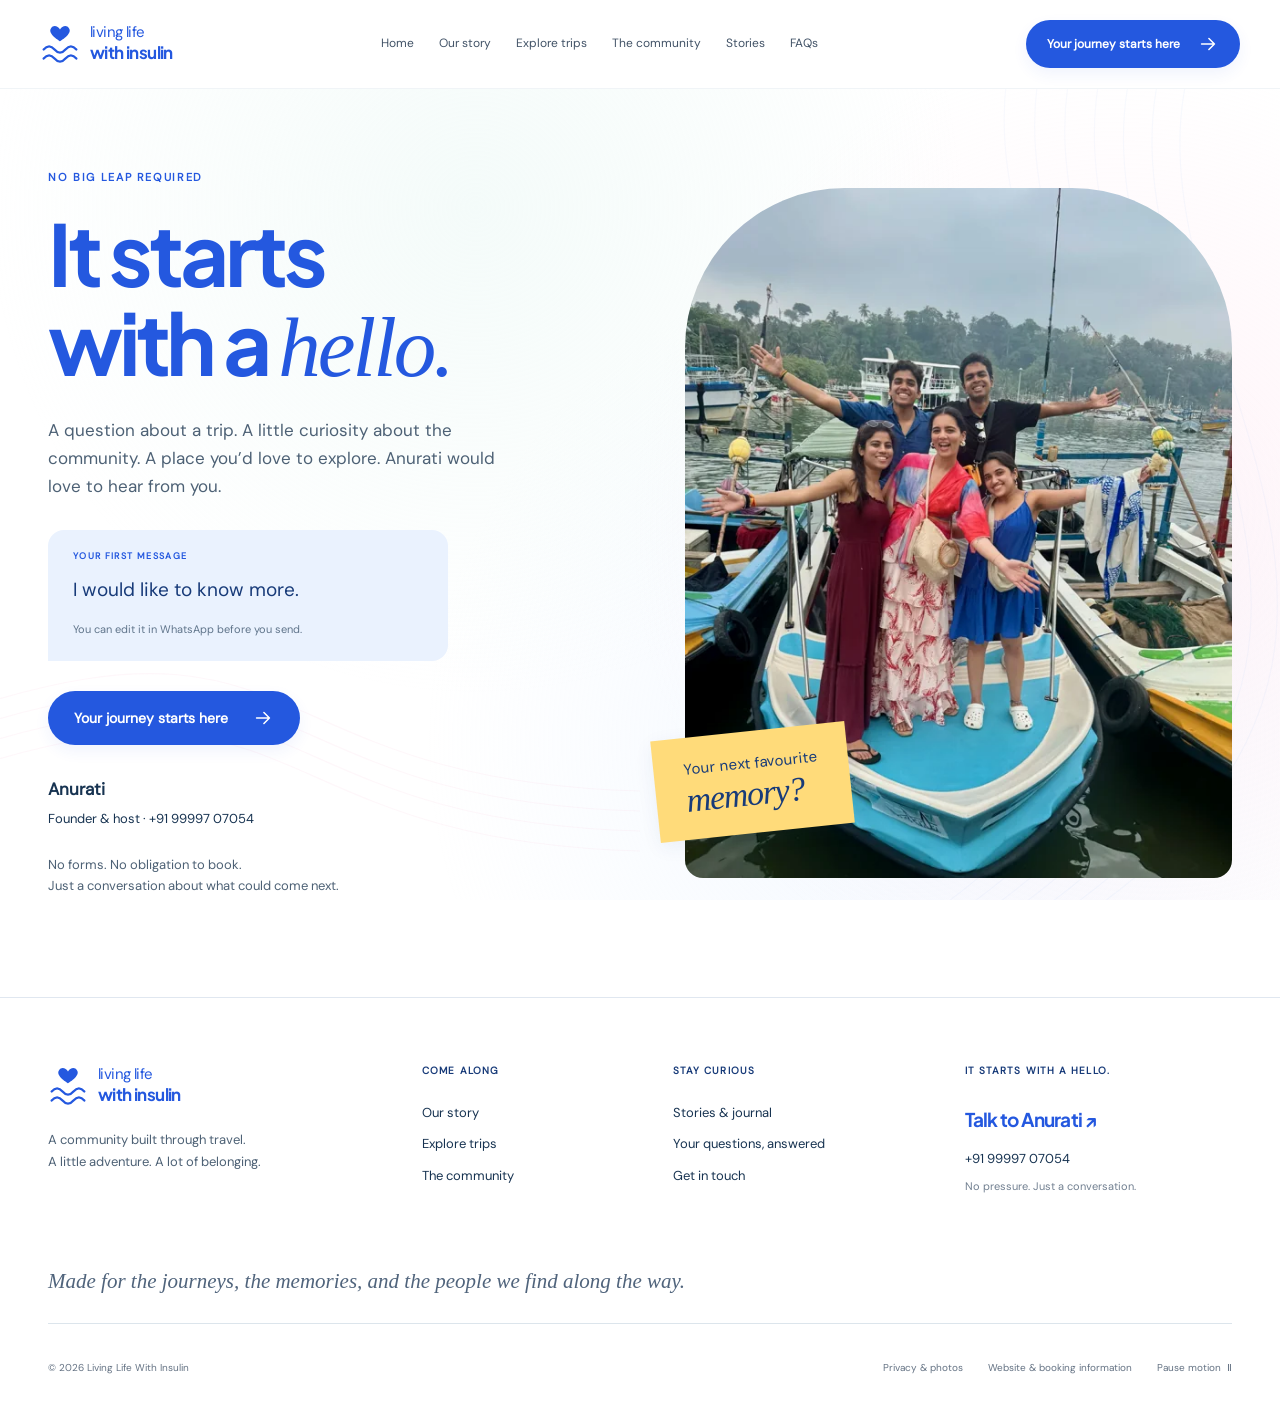
<file: docs/contact/index.html>
<!doctype html><html lang="en"><head><meta charset="UTF-8"><meta name="viewport" content="width=device-width, initial-scale=1"><meta name="theme-color" content="#2458df"><title>Say hello to Anurati | Living Life With Insulin</title><meta name="description" content="Living Life With Insulin. A community built through travel, shared experiences and connection."><meta property="og:type" content="website"><meta property="og:title" content="Say hello to Anurati | LLWI"><meta property="og:description" content="Living Life With Insulin. A community built through travel, shared experiences and connection."><meta name="twitter:card" content="summary_large_image"><link rel="icon" href="../assets/favicon.svg" type="image/svg+xml"><link rel="preload" href="../assets/jakarta.ttf" as="font" type="font/ttf" crossorigin><link rel="stylesheet" href="../styles.css"><script src="../app.js" defer></script></head><body data-page="contact"><canvas id="fluid-bg" aria-hidden="true"></canvas><a class="skip" href="#main">Skip to content</a><header class="header"><div class="header-inner"><a class="brand" href="../" aria-label="Living Life With Insulin home"><span class="logo-mark" aria-hidden="true"><svg viewBox="0 0 44 46"><path d="M22 20S8 12 12 6c3-5 8-2 10 1 2-3 7-6 10-1 4 6-10 14-10 14z" fill="currentColor"/><path d="M4 29q6-7 12 0t12 0t12 0M4 39q6-7 12 0t12 0t12 0" fill="none" stroke="currentColor" stroke-width="2.5" stroke-linecap="round"/></svg></span><span class="logo-type">living life<br><b>with insulin</b></span></a><nav class="desktop-nav" aria-label="Main navigation"><a href="../" >Home</a><a href="../our-story/" >Our story</a><a href="../trips/" >Explore trips</a><a href="../community/" >The community</a><a href="../stories/" >Stories</a><a href="../faq/" >FAQs</a></nav><a class="button primary header-cta" href="https://wa.me/919999707054?text=I%20would%20like%20to%20know%20more." target="_blank" rel="noopener noreferrer">Your journey starts here<svg viewBox="0 0 24 24" fill="none" aria-hidden="true"><path d="M5 12h14M13 6l6 6-6 6" stroke="currentColor" stroke-width="1.7" stroke-linecap="round" stroke-linejoin="round"/></svg></a><button id="menu-toggle" class="menu-toggle" aria-label="Open menu" aria-expanded="false" aria-controls="mobile-nav"><span></span><span></span></button></div><nav id="mobile-nav" class="mobile-nav" aria-label="Mobile navigation" hidden><a href="../" >Home</a><a href="../our-story/" >Our story</a><a href="../trips/" >Explore trips</a><a href="../community/" >The community</a><a href="../stories/" >Stories</a><a href="../faq/" >FAQs</a><a class="button primary" href="https://wa.me/919999707054?text=I%20would%20like%20to%20know%20more." target="_blank" rel="noopener noreferrer">Your journey starts here<svg viewBox="0 0 24 24" fill="none" aria-hidden="true"><path d="M5 12h14M13 6l6 6-6 6" stroke="currentColor" stroke-width="1.7" stroke-linecap="round" stroke-linejoin="round"/></svg></a></nav></header><main id="main"><section class="contact-page wrap"><div><span class="eyebrow">NO BIG LEAP REQUIRED</span><h1>It starts<br>with a <em>hello.</em></h1><p>A question about a trip. A little curiosity about the community. A place you’d love to explore. Anurati would love to hear from you.</p><div class="message-preview"><span class="eyebrow">YOUR FIRST MESSAGE</span><p>I would like to know more.</p><span>You can edit it in WhatsApp before you send.</span></div><a class="button primary" href="https://wa.me/919999707054?text=I%20would%20like%20to%20know%20more." target="_blank" rel="noopener noreferrer">Your journey starts here<svg viewBox="0 0 24 24" fill="none" aria-hidden="true"><path d="M5 12h14M13 6l6 6-6 6" stroke="currentColor" stroke-width="1.7" stroke-linecap="round" stroke-linejoin="round"/></svg></a><div class="contact-person"><strong>Anurati</strong><span>Founder & host · +91 99997 07054</span></div><p class="small-copy">No forms. No obligation to book.<br>Just a conversation about what could come next.</p></div><div class="contact-photo"><img class="" src="../assets/boat-1000.webp" srcset="../assets/boat-600.webp 600w, ../assets/boat-1000.webp 1000w, ../assets/boat-1600.webp 1600w" sizes="(max-width: 700px) 92vw, 45vw" width="1536" height="2048" alt="Five friends smiling with arms outstretched on the bow of a blue boat." style="object-position:50% 50%" loading="eager" decoding="async" fetchpriority=high><span class="contact-sticker">Your next favourite<br><em>memory?</em></span></div></section></main><footer><div class="footer-top wrap"><div class="footer-brand"><a class="brand" href="../"><span class="logo-mark" aria-hidden="true"><svg viewBox="0 0 44 46"><path d="M22 20S8 12 12 6c3-5 8-2 10 1 2-3 7-6 10-1 4 6-10 14-10 14z" fill="currentColor"/><path d="M4 29q6-7 12 0t12 0t12 0M4 39q6-7 12 0t12 0t12 0" fill="none" stroke="currentColor" stroke-width="2.5" stroke-linecap="round"/></svg></span><span class="logo-type">living life<br><b>with insulin</b></span></a><p>A community built through travel.<br>A little adventure. A lot of belonging.</p></div><div><span class="footer-label">Come along</span><a href="../our-story/">Our story</a><a href="../trips/">Explore trips</a><a href="../community/">The community</a></div><div><span class="footer-label">Stay curious</span><a href="../stories/">Stories & journal</a><a href="../faq/">Your questions, answered</a><a href="../contact/">Get in touch</a></div><div class="footer-hello"><span class="footer-label">It starts with a hello.</span><a href="https://wa.me/919999707054?text=I%20would%20like%20to%20know%20more." target="_blank" rel="noopener noreferrer">Talk to Anurati ↗</a><span class="phone">+91 99997 07054</span><small>No pressure. Just a conversation.</small></div></div><div class="footer-note wrap">Made for the journeys, the memories, and the people we find along the way.</div><div class="footer-bottom wrap"><span>© 2026 Living Life With Insulin</span><div><a href="../privacy/">Privacy & photos</a><a href="../terms/">Website & booking information</a><button class="motion-toggle" type="button" aria-pressed="false">Pause motion <span aria-hidden="true">Ⅱ</span></button></div></div></footer><dialog id="lightbox" aria-labelledby="lightbox-caption"><div class="lightbox-top"><span id="lightbox-count"></span><button type="button" class="lightbox-close" aria-label="Close photo viewer">Close ×</button></div><div class="lightbox-image-wrap"><button class="lightbox-prev" type="button" aria-label="Previous photo">←</button><img id="lightbox-img" alt=""><button class="lightbox-next" type="button" aria-label="Next photo">→</button></div><p id="lightbox-caption"></p></dialog></body></html>
</file>
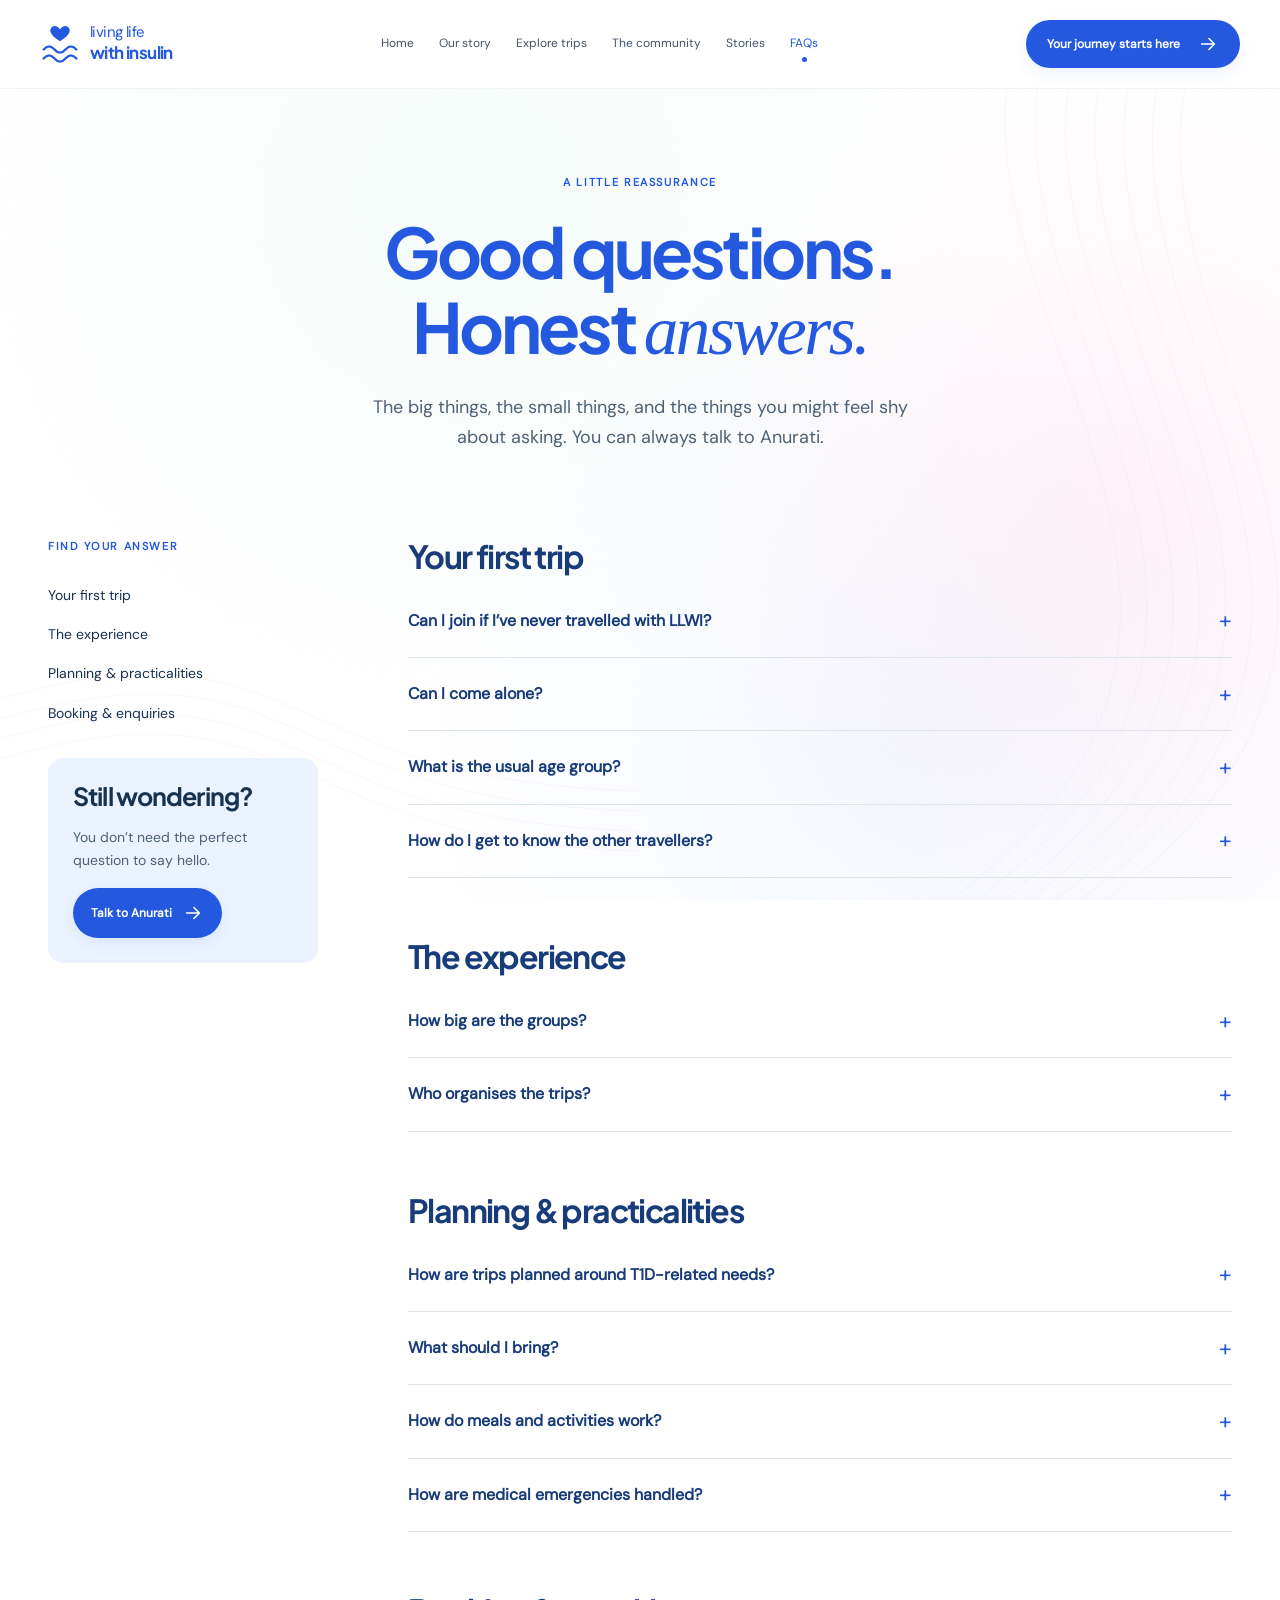
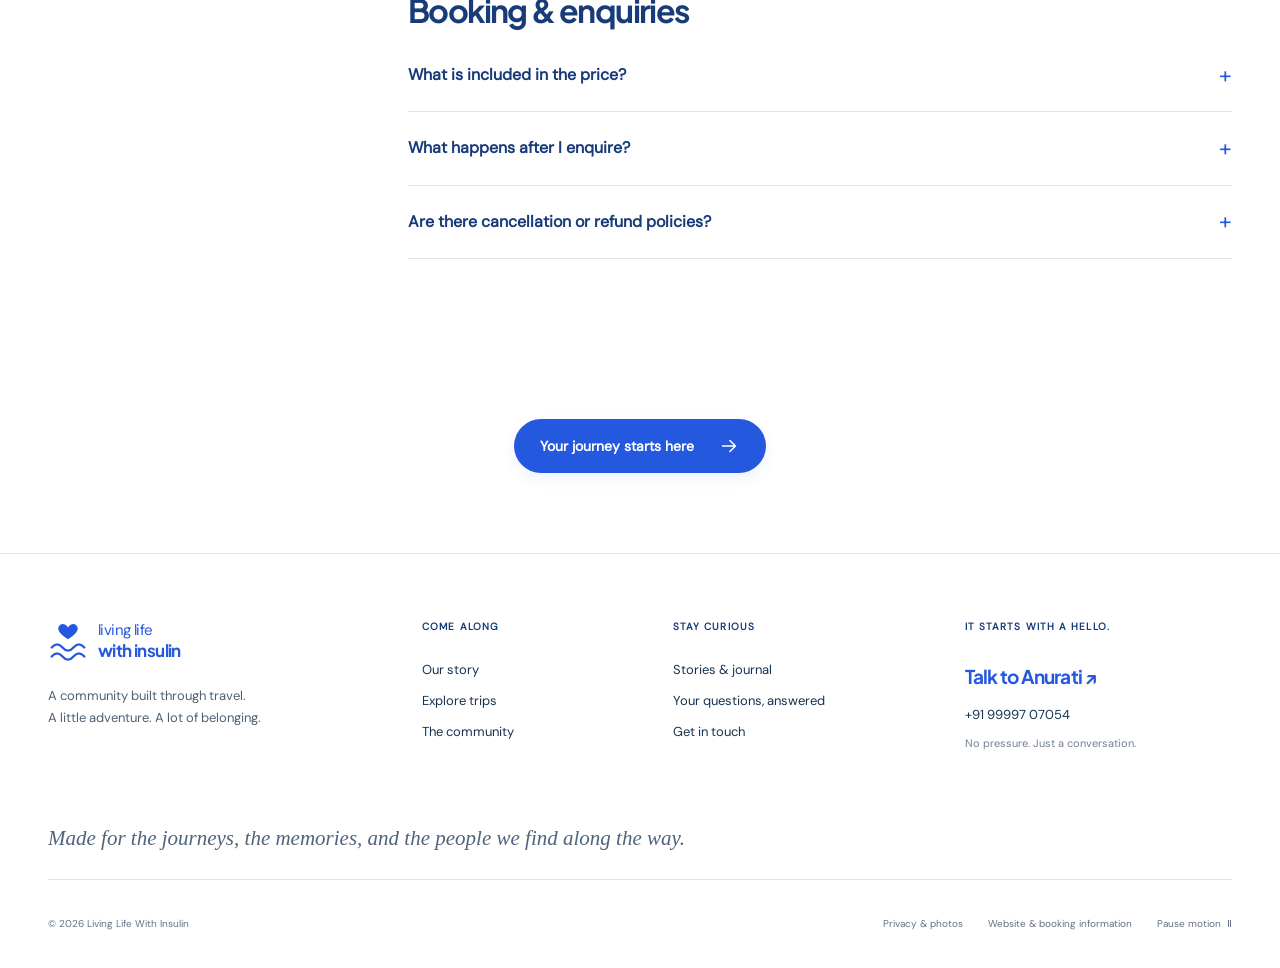
<file: docs/faq/index.html>
<!doctype html><html lang="en"><head><meta charset="UTF-8"><meta name="viewport" content="width=device-width, initial-scale=1"><meta name="theme-color" content="#2458df"><title>Your questions, answered | Living Life With Insulin</title><meta name="description" content="Living Life With Insulin. A community built through travel, shared experiences and connection."><meta property="og:type" content="website"><meta property="og:title" content="Your questions, answered | LLWI"><meta property="og:description" content="Living Life With Insulin. A community built through travel, shared experiences and connection."><meta name="twitter:card" content="summary_large_image"><link rel="icon" href="../assets/favicon.svg" type="image/svg+xml"><link rel="preload" href="../assets/jakarta.ttf" as="font" type="font/ttf" crossorigin><link rel="stylesheet" href="../styles.css"><script src="../app.js" defer></script></head><body data-page="faq"><canvas id="fluid-bg" aria-hidden="true"></canvas><a class="skip" href="#main">Skip to content</a><header class="header"><div class="header-inner"><a class="brand" href="../" aria-label="Living Life With Insulin home"><span class="logo-mark" aria-hidden="true"><svg viewBox="0 0 44 46"><path d="M22 20S8 12 12 6c3-5 8-2 10 1 2-3 7-6 10-1 4 6-10 14-10 14z" fill="currentColor"/><path d="M4 29q6-7 12 0t12 0t12 0M4 39q6-7 12 0t12 0t12 0" fill="none" stroke="currentColor" stroke-width="2.5" stroke-linecap="round"/></svg></span><span class="logo-type">living life<br><b>with insulin</b></span></a><nav class="desktop-nav" aria-label="Main navigation"><a href="../" >Home</a><a href="../our-story/" >Our story</a><a href="../trips/" >Explore trips</a><a href="../community/" >The community</a><a href="../stories/" >Stories</a><a href="../faq/" aria-current=page>FAQs</a></nav><a class="button primary header-cta" href="https://wa.me/919999707054?text=I%20would%20like%20to%20know%20more." target="_blank" rel="noopener noreferrer">Your journey starts here<svg viewBox="0 0 24 24" fill="none" aria-hidden="true"><path d="M5 12h14M13 6l6 6-6 6" stroke="currentColor" stroke-width="1.7" stroke-linecap="round" stroke-linejoin="round"/></svg></a><button id="menu-toggle" class="menu-toggle" aria-label="Open menu" aria-expanded="false" aria-controls="mobile-nav"><span></span><span></span></button></div><nav id="mobile-nav" class="mobile-nav" aria-label="Mobile navigation" hidden><a href="../" >Home</a><a href="../our-story/" >Our story</a><a href="../trips/" >Explore trips</a><a href="../community/" >The community</a><a href="../stories/" >Stories</a><a href="../faq/" aria-current=page>FAQs</a><a class="button primary" href="https://wa.me/919999707054?text=I%20would%20like%20to%20know%20more." target="_blank" rel="noopener noreferrer">Your journey starts here<svg viewBox="0 0 24 24" fill="none" aria-hidden="true"><path d="M5 12h14M13 6l6 6-6 6" stroke="currentColor" stroke-width="1.7" stroke-linecap="round" stroke-linejoin="round"/></svg></a></nav></header><main id="main"><section class="page-top wrap"><span class="eyebrow">A LITTLE REASSURANCE</span><h1>Good questions.<br>Honest <em>answers.</em></h1><p>The big things, the small things, and the things you might feel shy about asking. You can always talk to Anurati.</p></section><section class="section wrap faq-layout"><aside><span class="eyebrow">FIND YOUR ANSWER</span><a href="#your-first-trip">Your first trip</a><a href="#the-experience">The experience</a><a href="#planning-practicalities">Planning & practicalities</a><a href="#booking-enquiries">Booking & enquiries</a><div class="faq-aside-card"><h3>Still wondering?</h3><p>You don’t need the perfect question to say hello.</p><a class="button primary" href="https://wa.me/919999707054?text=I%20would%20like%20to%20know%20more." target="_blank" rel="noopener noreferrer">Talk to Anurati<svg viewBox="0 0 24 24" fill="none" aria-hidden="true"><path d="M5 12h14M13 6l6 6-6 6" stroke="currentColor" stroke-width="1.7" stroke-linecap="round" stroke-linejoin="round"/></svg></a></div></aside><div><section class="faq-group" id="your-first-trip"><h2>Your first trip</h2><div class="faq-list "><details><summary>Can I join if I’ve never travelled with LLWI?<span aria-hidden="true">+</span></summary><div class="faq-answer"><p>Absolutely. You do not need to have joined an LLWI trip before. Start by saying hello to Anurati, ask whatever is on your mind, and find out whether an upcoming experience feels right for you.</p></div></details><details><summary>Can I come alone?<span aria-hidden="true">+</span></summary><div class="faq-answer"><p>Yes. You do not need to bring a friend or know someone in the group beforehand. Ask Anurati how introductions and group arrangements will work for the trip you are considering.</p></div></details><details><summary>What is the usual age group?<span aria-hidden="true">+</span></summary><div class="faq-answer"><p>LLWI is primarily designed for young adults, around 18–30. The people and age range can vary by experience, so check the details of the particular trip with Anurati.</p></div></details><details><summary>How do I get to know the other travellers?<span aria-hidden="true">+</span></summary><div class="faq-answer"><p>You can ask Anurati about introductions and any pre-trip conversations for the experience you are interested in. There is no need to arrive already knowing everyone.</p></div></details></div></section><section class="faq-group" id="the-experience"><h2>The experience</h2><div class="faq-list "><details><summary>How big are the groups?<span aria-hidden="true">+</span></summary><div class="faq-answer"><p>Group size depends on the trip. Anurati can share the planned group size and arrangements for a specific experience before you decide to join.</p></div></details><details><summary>Who organises the trips?<span aria-hidden="true">+</span></summary><div class="faq-answer"><p>Anurati is the founder and host of Living Life With Insulin. She and the organising team bring the trips and community experiences together.</p></div></details></div></section><section class="faq-group" id="planning-practicalities"><h2>Planning & practicalities</h2><div class="faq-list "><details><summary>How are trips planned around T1D-related needs?<span aria-hidden="true">+</span></summary><div class="faq-answer"><p>Talk to Anurati about the specific itinerary, meal timings, activity demands, storage arrangements and support available. These details should be confirmed for each trip. Community support does not replace your personal diabetes management or medical care.</p></div></details><details><summary>What should I bring?<span aria-hidden="true">+</span></summary><div class="faq-answer"><p>Ask for the trip-specific packing information. Plan your personal medication, supplies and individual travel needs with your own care team. The right preparation depends on you and the journey.</p></div></details><details><summary>How do meals and activities work?<span aria-hidden="true">+</span></summary><div class="faq-answer"><p>Meal arrangements, schedules and activity options depend on the itinerary. Share any questions with Anurati and confirm what can be accommodated before booking.</p></div></details><details><summary>How are medical emergencies handled?<span aria-hidden="true">+</span></summary><div class="faq-answer"><p>Emergency arrangements and any medical support must be confirmed for the specific trip. Do not assume that a clinician, emergency transport or insurance is included. Ask Anurati for the arrangements before deciding to join.</p></div></details></div></section><section class="faq-group" id="booking-enquiries"><h2>Booking & enquiries</h2><div class="faq-list "><details><summary>What is included in the price?<span aria-hidden="true">+</span></summary><div class="faq-answer"><p>Inclusions, exclusions, accommodation, transport and payment terms vary by trip. Request the full written details from Anurati before making a payment.</p></div></details><details><summary>What happens after I enquire?<span aria-hidden="true">+</span></summary><div class="faq-answer"><p>Your message goes to Anurati on WhatsApp. You can ask about the trips, the community and anything you want to understand before deciding. Saying hello does not commit you to booking.</p></div></details><details><summary>Are there cancellation or refund policies?<span aria-hidden="true">+</span></summary><div class="faq-answer"><p>Ask Anurati for the cancellation, refund and any transfer terms for your specific trip before booking. No universal cancellation or refund policy is listed on this site.</p></div></details></div></section></div></section><div class="wrap faq-bottom"><a class="button primary" href="https://wa.me/919999707054?text=I%20would%20like%20to%20know%20more." target="_blank" rel="noopener noreferrer">Your journey starts here<svg viewBox="0 0 24 24" fill="none" aria-hidden="true"><path d="M5 12h14M13 6l6 6-6 6" stroke="currentColor" stroke-width="1.7" stroke-linecap="round" stroke-linejoin="round"/></svg></a></div></main><footer><div class="footer-top wrap"><div class="footer-brand"><a class="brand" href="../"><span class="logo-mark" aria-hidden="true"><svg viewBox="0 0 44 46"><path d="M22 20S8 12 12 6c3-5 8-2 10 1 2-3 7-6 10-1 4 6-10 14-10 14z" fill="currentColor"/><path d="M4 29q6-7 12 0t12 0t12 0M4 39q6-7 12 0t12 0t12 0" fill="none" stroke="currentColor" stroke-width="2.5" stroke-linecap="round"/></svg></span><span class="logo-type">living life<br><b>with insulin</b></span></a><p>A community built through travel.<br>A little adventure. A lot of belonging.</p></div><div><span class="footer-label">Come along</span><a href="../our-story/">Our story</a><a href="../trips/">Explore trips</a><a href="../community/">The community</a></div><div><span class="footer-label">Stay curious</span><a href="../stories/">Stories & journal</a><a href="../faq/">Your questions, answered</a><a href="../contact/">Get in touch</a></div><div class="footer-hello"><span class="footer-label">It starts with a hello.</span><a href="https://wa.me/919999707054?text=I%20would%20like%20to%20know%20more." target="_blank" rel="noopener noreferrer">Talk to Anurati ↗</a><span class="phone">+91 99997 07054</span><small>No pressure. Just a conversation.</small></div></div><div class="footer-note wrap">Made for the journeys, the memories, and the people we find along the way.</div><div class="footer-bottom wrap"><span>© 2026 Living Life With Insulin</span><div><a href="../privacy/">Privacy & photos</a><a href="../terms/">Website & booking information</a><button class="motion-toggle" type="button" aria-pressed="false">Pause motion <span aria-hidden="true">Ⅱ</span></button></div></div></footer><dialog id="lightbox" aria-labelledby="lightbox-caption"><div class="lightbox-top"><span id="lightbox-count"></span><button type="button" class="lightbox-close" aria-label="Close photo viewer">Close ×</button></div><div class="lightbox-image-wrap"><button class="lightbox-prev" type="button" aria-label="Previous photo">←</button><img id="lightbox-img" alt=""><button class="lightbox-next" type="button" aria-label="Next photo">→</button></div><p id="lightbox-caption"></p></dialog></body></html>
</file>
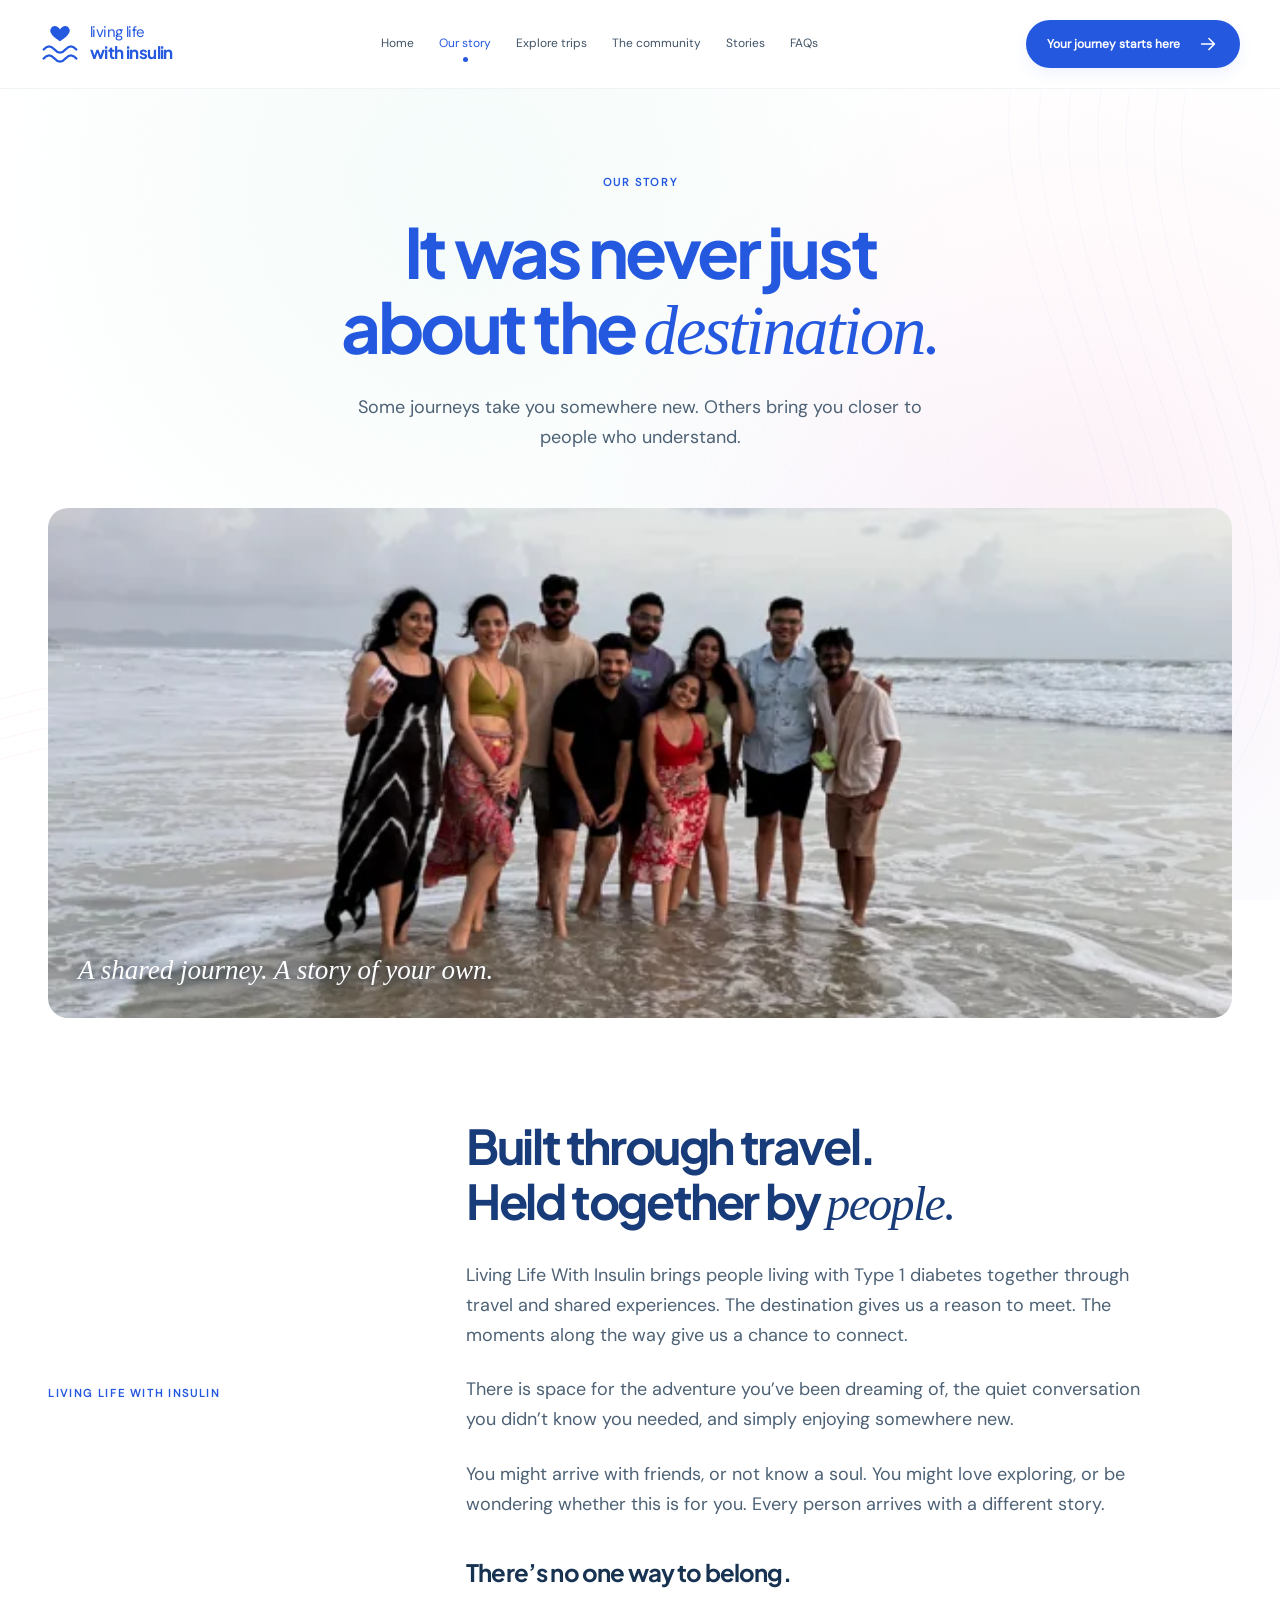
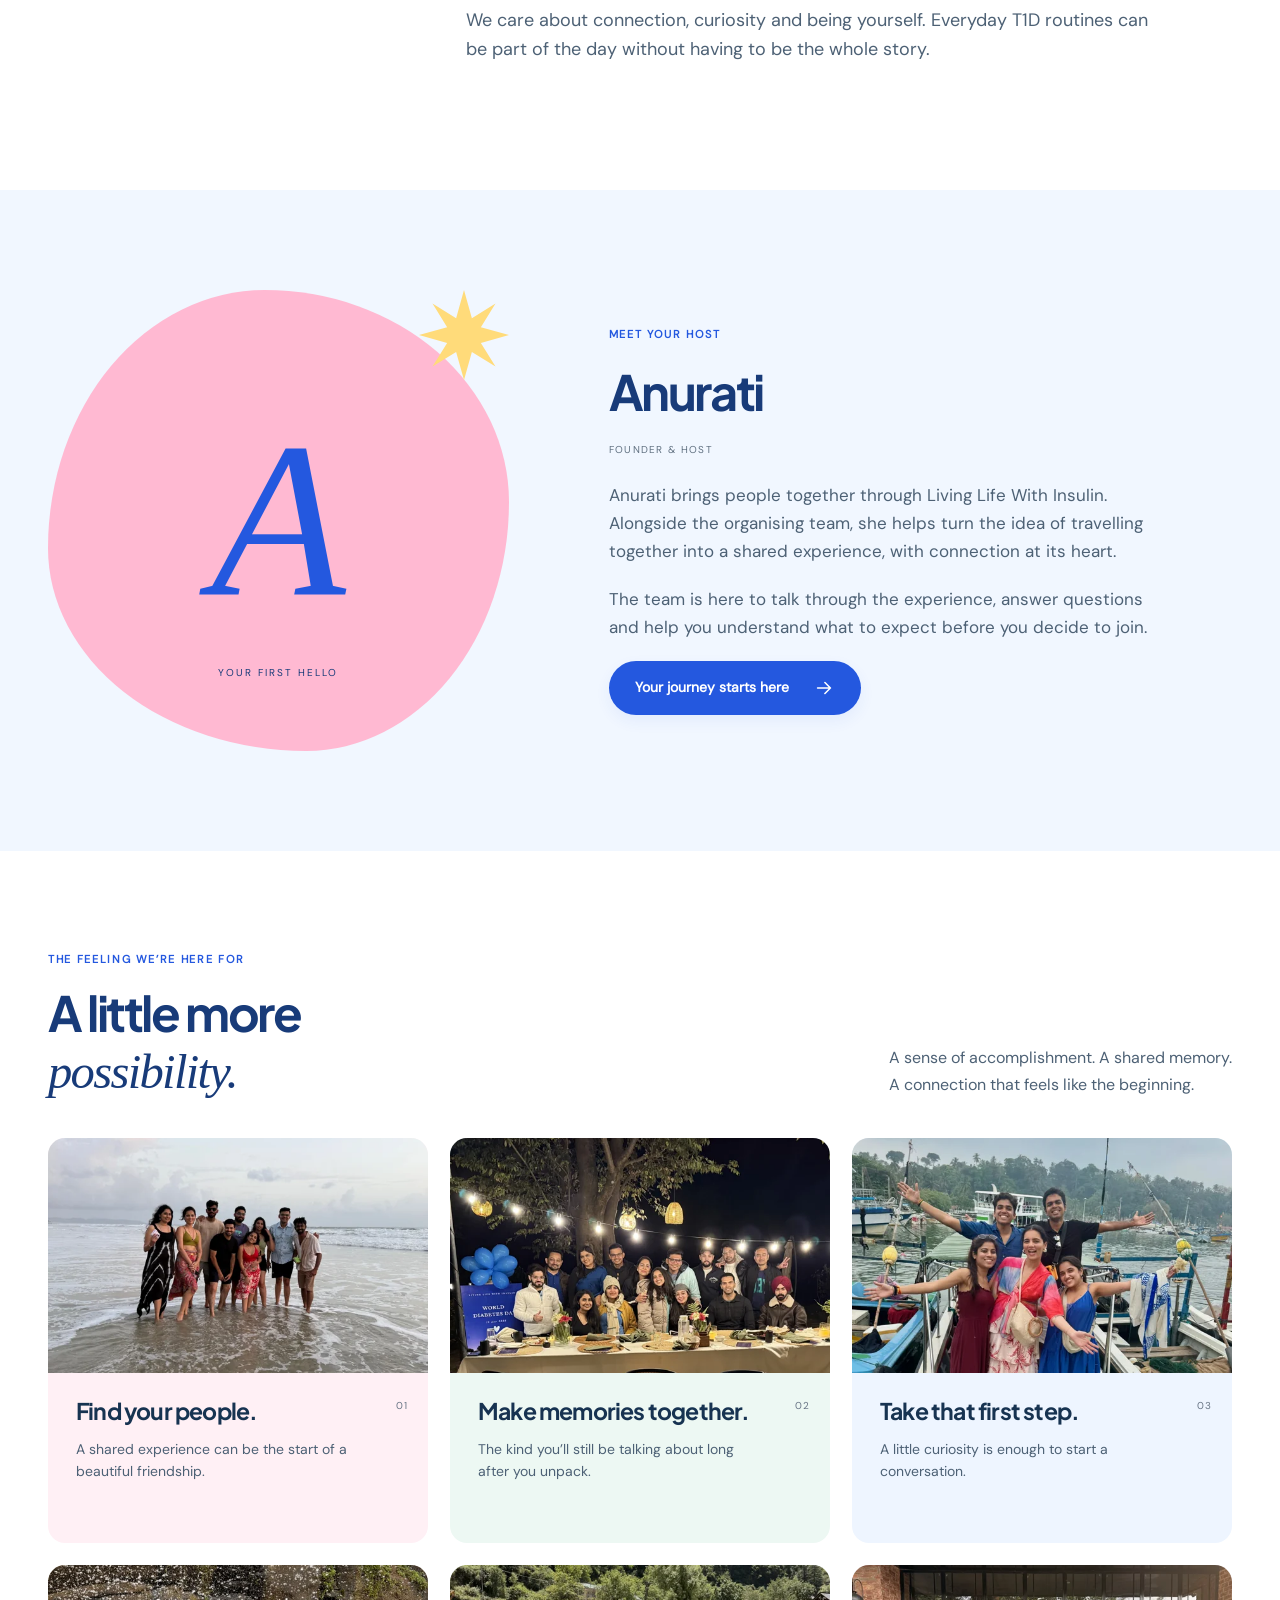
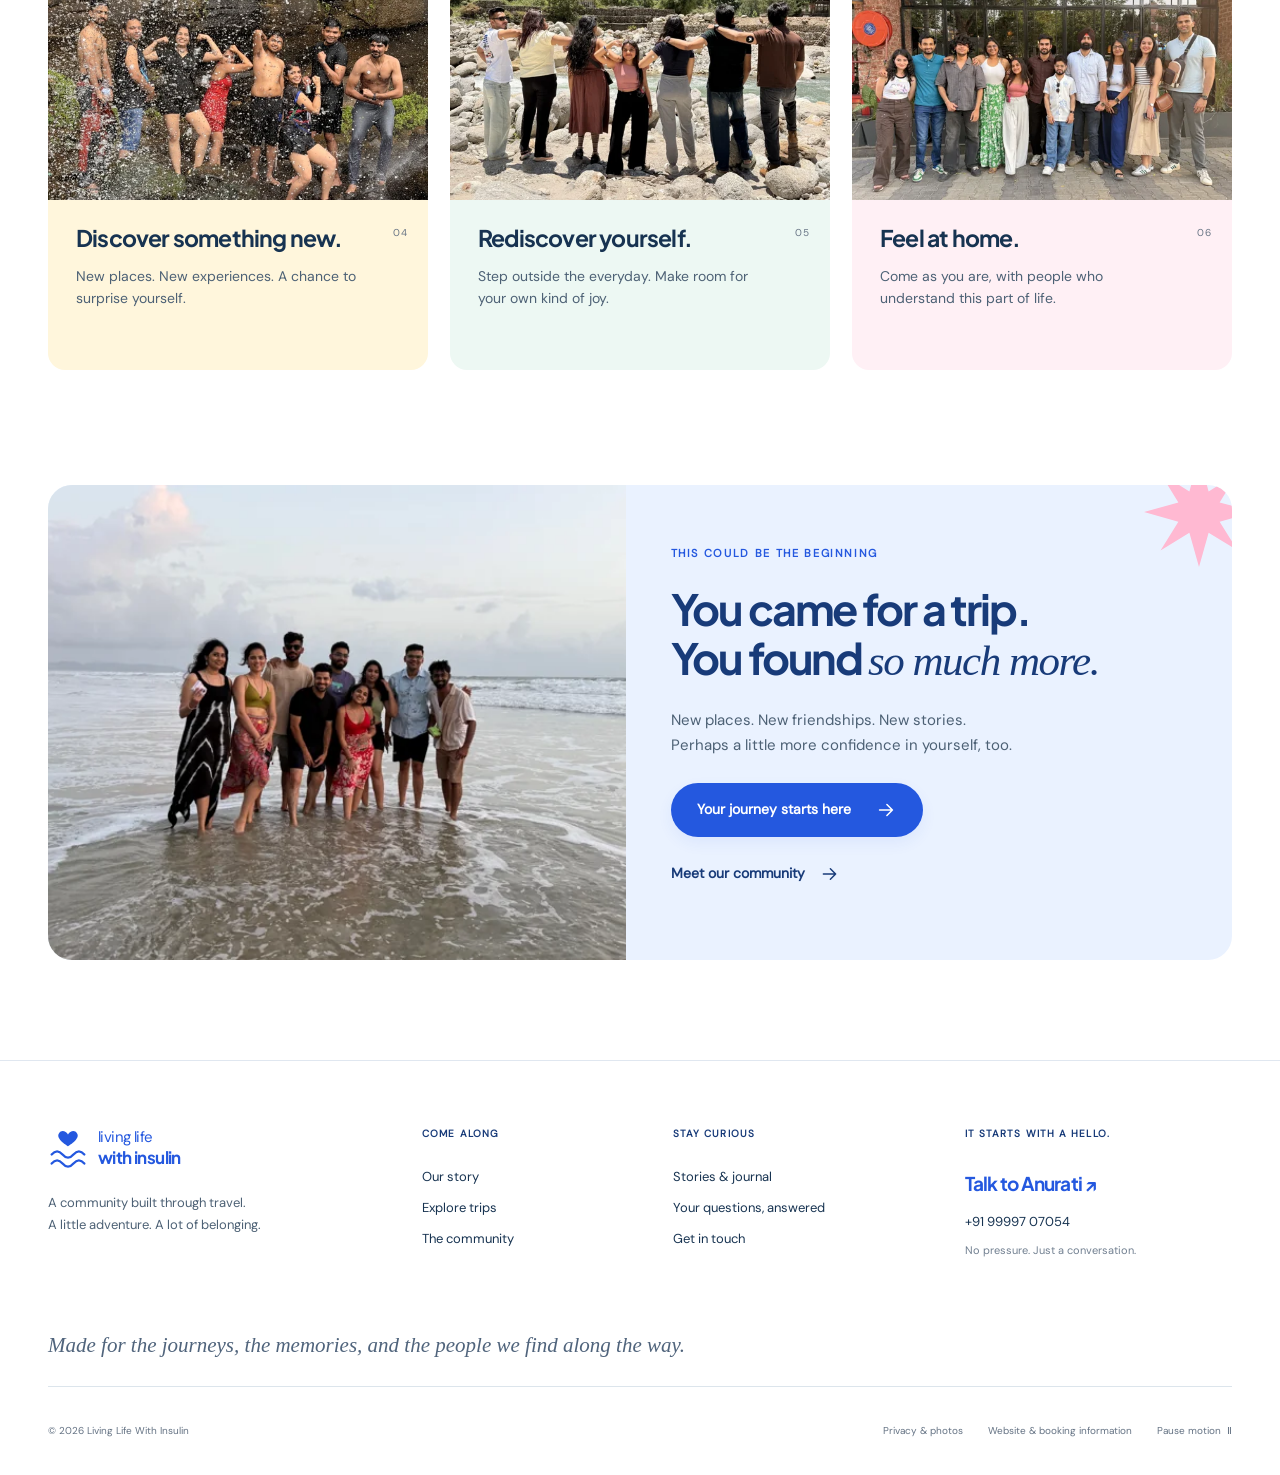
<file: docs/our-story/index.html>
<!doctype html><html lang="en"><head><meta charset="UTF-8"><meta name="viewport" content="width=device-width, initial-scale=1"><meta name="theme-color" content="#2458df"><title>Our story | Living Life With Insulin</title><meta name="description" content="Living Life With Insulin. A community built through travel, shared experiences and connection."><meta property="og:type" content="website"><meta property="og:title" content="Our story | LLWI"><meta property="og:description" content="Living Life With Insulin. A community built through travel, shared experiences and connection."><meta name="twitter:card" content="summary_large_image"><link rel="icon" href="../assets/favicon.svg" type="image/svg+xml"><link rel="preload" href="../assets/jakarta.ttf" as="font" type="font/ttf" crossorigin><link rel="stylesheet" href="../styles.css"><script src="../app.js" defer></script></head><body data-page="our-story"><canvas id="fluid-bg" aria-hidden="true"></canvas><a class="skip" href="#main">Skip to content</a><header class="header"><div class="header-inner"><a class="brand" href="../" aria-label="Living Life With Insulin home"><span class="logo-mark" aria-hidden="true"><svg viewBox="0 0 44 46"><path d="M22 20S8 12 12 6c3-5 8-2 10 1 2-3 7-6 10-1 4 6-10 14-10 14z" fill="currentColor"/><path d="M4 29q6-7 12 0t12 0t12 0M4 39q6-7 12 0t12 0t12 0" fill="none" stroke="currentColor" stroke-width="2.5" stroke-linecap="round"/></svg></span><span class="logo-type">living life<br><b>with insulin</b></span></a><nav class="desktop-nav" aria-label="Main navigation"><a href="../" >Home</a><a href="../our-story/" aria-current=page>Our story</a><a href="../trips/" >Explore trips</a><a href="../community/" >The community</a><a href="../stories/" >Stories</a><a href="../faq/" >FAQs</a></nav><a class="button primary header-cta" href="https://wa.me/919999707054?text=I%20would%20like%20to%20know%20more." target="_blank" rel="noopener noreferrer">Your journey starts here<svg viewBox="0 0 24 24" fill="none" aria-hidden="true"><path d="M5 12h14M13 6l6 6-6 6" stroke="currentColor" stroke-width="1.7" stroke-linecap="round" stroke-linejoin="round"/></svg></a><button id="menu-toggle" class="menu-toggle" aria-label="Open menu" aria-expanded="false" aria-controls="mobile-nav"><span></span><span></span></button></div><nav id="mobile-nav" class="mobile-nav" aria-label="Mobile navigation" hidden><a href="../" >Home</a><a href="../our-story/" aria-current=page>Our story</a><a href="../trips/" >Explore trips</a><a href="../community/" >The community</a><a href="../stories/" >Stories</a><a href="../faq/" >FAQs</a><a class="button primary" href="https://wa.me/919999707054?text=I%20would%20like%20to%20know%20more." target="_blank" rel="noopener noreferrer">Your journey starts here<svg viewBox="0 0 24 24" fill="none" aria-hidden="true"><path d="M5 12h14M13 6l6 6-6 6" stroke="currentColor" stroke-width="1.7" stroke-linecap="round" stroke-linejoin="round"/></svg></a></nav></header><main id="main"><section class="page-top wrap"><span class="eyebrow">OUR STORY</span><h1>It was never just<br>about the <em>destination.</em></h1><p>Some journeys take you somewhere new. Others bring you closer to people who understand.</p></section><div class="story-banner wrap"><img class="" src="../assets/beach-1000.webp" srcset="../assets/beach-600.webp 600w, ../assets/beach-1000.webp 1000w, ../assets/beach-1600.webp 1600w" sizes="(max-width: 700px) 92vw, 45vw" width="2048" height="1536" alt="Friends standing together in gentle surf on a wide beach." style="object-position:50% 52%" loading="eager" decoding="async" fetchpriority=high><span>A shared journey. A story of your own.</span></div><section class="section wrap story-body reveal"><span class="eyebrow">LIVING LIFE WITH INSULIN</span><div><h2>Built through travel.<br>Held together by <em>people.</em></h2><p>Living Life With Insulin brings people living with Type 1 diabetes together through travel and shared experiences. The destination gives us a reason to meet. The moments along the way give us a chance to connect.</p><p>There is space for the adventure you’ve been dreaming of, the quiet conversation you didn’t know you needed, and simply enjoying somewhere new.</p><p>You might arrive with friends, or not know a soul. You might love exploring, or be wondering whether this is for you. Every person arrives with a different story.</p><h3>There’s no one way to belong.</h3><p>We care about connection, curiosity and being yourself. Everyday T1D routines can be part of the day without having to be the whole story.</p></div></section><section class="founder-section section"><div class="wrap founder-layout"><div class="founder-monogram" aria-label="Anurati, founder and host"><span>A</span><svg class="spark" viewBox="0 0 80 80" aria-hidden="true"><path d="M40 0l7 25L68 12 55 33l25 7-25 7 13 21-21-13-7 25-7-25-21 13 13-21L0 40l25-7-13-21 21 13z" fill="currentColor"/></svg><small>YOUR FIRST HELLO</small></div><div><span class="eyebrow">MEET YOUR HOST</span><h2>Anurati</h2><span class="role">FOUNDER & HOST</span><p>Anurati brings people together through Living Life With Insulin. Alongside the organising team, she helps turn the idea of travelling together into a shared experience, with connection at its heart.</p><p>The team is here to talk through the experience, answer questions and help you understand what to expect before you decide to join.</p><a class="button primary" href="https://wa.me/919999707054?text=I%20would%20like%20to%20know%20more." target="_blank" rel="noopener noreferrer">Your journey starts here<svg viewBox="0 0 24 24" fill="none" aria-hidden="true"><path d="M5 12h14M13 6l6 6-6 6" stroke="currentColor" stroke-width="1.7" stroke-linecap="round" stroke-linejoin="round"/></svg></a></div></div></section><section class="section wrap"><div class="section-head"><div><span class="eyebrow">THE FEELING WE’RE HERE FOR</span><h2>A little more<br><em>possibility.</em></h2></div><p>A sense of accomplishment. A shared memory.<br>A connection that feels like the beginning.</p></div><div class="value-grid"><article class="value-card pink reveal"><div class="value-image"><img class="" src="../assets/beach-1000.webp" srcset="../assets/beach-600.webp 600w, ../assets/beach-1000.webp 1000w, ../assets/beach-1600.webp 1600w" sizes="(max-width: 700px) 92vw, 45vw" width="2048" height="1536" alt="Friends standing together in gentle surf on a wide beach." style="object-position:50% 52%" loading="lazy" decoding="async" ></div><div class="value-copy"><span class="small-number">01</span><h3>Find your people.</h3><p>A shared experience can be the start of a beautiful friendship.</p></div></article><article class="value-card mint reveal"><div class="value-image"><img class="" src="../assets/dinner-1000.webp" srcset="../assets/dinner-600.webp 600w, ../assets/dinner-1000.webp 1000w, ../assets/dinner-1600.webp 1600w" sizes="(max-width: 700px) 92vw, 45vw" width="2048" height="1350" alt="Friends gathered around a long dinner table under warm string lights." style="object-position:50% 60%" loading="lazy" decoding="async" ></div><div class="value-copy"><span class="small-number">02</span><h3>Make memories together.</h3><p>The kind you’ll still be talking about long after you unpack.</p></div></article><article class="value-card blue reveal"><div class="value-image"><img class="" src="../assets/boat-1000.webp" srcset="../assets/boat-600.webp 600w, ../assets/boat-1000.webp 1000w, ../assets/boat-1600.webp 1600w" sizes="(max-width: 700px) 92vw, 45vw" width="1536" height="2048" alt="Five friends smiling with arms outstretched on the bow of a blue boat." style="object-position:50% 50%" loading="lazy" decoding="async" ></div><div class="value-copy"><span class="small-number">03</span><h3>Take that first step.</h3><p>A little curiosity is enough to start a conversation.</p></div></article><article class="value-card yellow reveal"><div class="value-image"><img class="" src="../assets/waterfall-1000.webp" srcset="../assets/waterfall-600.webp 600w, ../assets/waterfall-1000.webp 1000w, ../assets/waterfall-1600.webp 1600w" sizes="(max-width: 700px) 92vw, 45vw" width="1536" height="2048" alt="Friends laughing and posing together in the spray of a waterfall." style="object-position:50% 52%" loading="lazy" decoding="async" ></div><div class="value-copy"><span class="small-number">04</span><h3>Discover something new.</h3><p>New places. New experiences. A chance to surprise yourself.</p></div></article><article class="value-card mint reveal"><div class="value-image"><img class="" src="../assets/mountains-1000.webp" srcset="../assets/mountains-600.webp 600w, ../assets/mountains-1000.webp 1000w, ../assets/mountains-1600.webp 1600w" sizes="(max-width: 700px) 92vw, 45vw" width="1536" height="2048" alt="Friends standing arm in arm beside a rocky river and green mountain slopes." style="object-position:50% 54%" loading="lazy" decoding="async" ></div><div class="value-copy"><span class="small-number">05</span><h3>Rediscover yourself.</h3><p>Step outside the everyday. Make room for your own kind of joy.</p></div></article><article class="value-card pink reveal"><div class="value-image"><img class="" src="../assets/meetup-1000.webp" srcset="../assets/meetup-600.webp 600w, ../assets/meetup-1000.webp 1000w, ../assets/meetup-1600.webp 1600w" sizes="(max-width: 700px) 92vw, 45vw" width="2048" height="1536" alt="A group of friends outside a brick-fronted café in daylight." style="object-position:50% 58%" loading="lazy" decoding="async" ></div><div class="value-copy"><span class="small-number">06</span><h3>Feel at home.</h3><p>Come as you are, with people who understand this part of life.</p></div></article></div></section><section class="closing wrap reveal"><div class="closing-photo"><img class="" src="../assets/beach-1000.webp" srcset="../assets/beach-600.webp 600w, ../assets/beach-1000.webp 1000w, ../assets/beach-1600.webp 1600w" sizes="(max-width: 700px) 92vw, 45vw" width="2048" height="1536" alt="Friends standing together in gentle surf on a wide beach." style="object-position:50% 52%" loading="lazy" decoding="async" ></div><div class="closing-copy"><span class="eyebrow">THIS COULD BE THE BEGINNING</span><h2>You came for a trip.<br>You found <em>so much more.</em></h2><p>New places. New friendships. New stories.<br>Perhaps a little more confidence in yourself, too.</p><a class="button primary" href="https://wa.me/919999707054?text=I%20would%20like%20to%20know%20more." target="_blank" rel="noopener noreferrer">Your journey starts here<svg viewBox="0 0 24 24" fill="none" aria-hidden="true"><path d="M5 12h14M13 6l6 6-6 6" stroke="currentColor" stroke-width="1.7" stroke-linecap="round" stroke-linejoin="round"/></svg></a><a class="text-link" href="../community/">Meet our community<svg viewBox="0 0 24 24" fill="none" aria-hidden="true"><path d="M5 12h14M13 6l6 6-6 6" stroke="currentColor" stroke-width="1.7" stroke-linecap="round" stroke-linejoin="round"/></svg></a></div><svg class="spark" viewBox="0 0 80 80" aria-hidden="true"><path d="M40 0l7 25L68 12 55 33l25 7-25 7 13 21-21-13-7 25-7-25-21 13 13-21L0 40l25-7-13-21 21 13z" fill="currentColor"/></svg></section></main><footer><div class="footer-top wrap"><div class="footer-brand"><a class="brand" href="../"><span class="logo-mark" aria-hidden="true"><svg viewBox="0 0 44 46"><path d="M22 20S8 12 12 6c3-5 8-2 10 1 2-3 7-6 10-1 4 6-10 14-10 14z" fill="currentColor"/><path d="M4 29q6-7 12 0t12 0t12 0M4 39q6-7 12 0t12 0t12 0" fill="none" stroke="currentColor" stroke-width="2.5" stroke-linecap="round"/></svg></span><span class="logo-type">living life<br><b>with insulin</b></span></a><p>A community built through travel.<br>A little adventure. A lot of belonging.</p></div><div><span class="footer-label">Come along</span><a href="../our-story/">Our story</a><a href="../trips/">Explore trips</a><a href="../community/">The community</a></div><div><span class="footer-label">Stay curious</span><a href="../stories/">Stories & journal</a><a href="../faq/">Your questions, answered</a><a href="../contact/">Get in touch</a></div><div class="footer-hello"><span class="footer-label">It starts with a hello.</span><a href="https://wa.me/919999707054?text=I%20would%20like%20to%20know%20more." target="_blank" rel="noopener noreferrer">Talk to Anurati ↗</a><span class="phone">+91 99997 07054</span><small>No pressure. Just a conversation.</small></div></div><div class="footer-note wrap">Made for the journeys, the memories, and the people we find along the way.</div><div class="footer-bottom wrap"><span>© 2026 Living Life With Insulin</span><div><a href="../privacy/">Privacy & photos</a><a href="../terms/">Website & booking information</a><button class="motion-toggle" type="button" aria-pressed="false">Pause motion <span aria-hidden="true">Ⅱ</span></button></div></div></footer><dialog id="lightbox" aria-labelledby="lightbox-caption"><div class="lightbox-top"><span id="lightbox-count"></span><button type="button" class="lightbox-close" aria-label="Close photo viewer">Close ×</button></div><div class="lightbox-image-wrap"><button class="lightbox-prev" type="button" aria-label="Previous photo">←</button><img id="lightbox-img" alt=""><button class="lightbox-next" type="button" aria-label="Next photo">→</button></div><p id="lightbox-caption"></p></dialog></body></html>
</file>
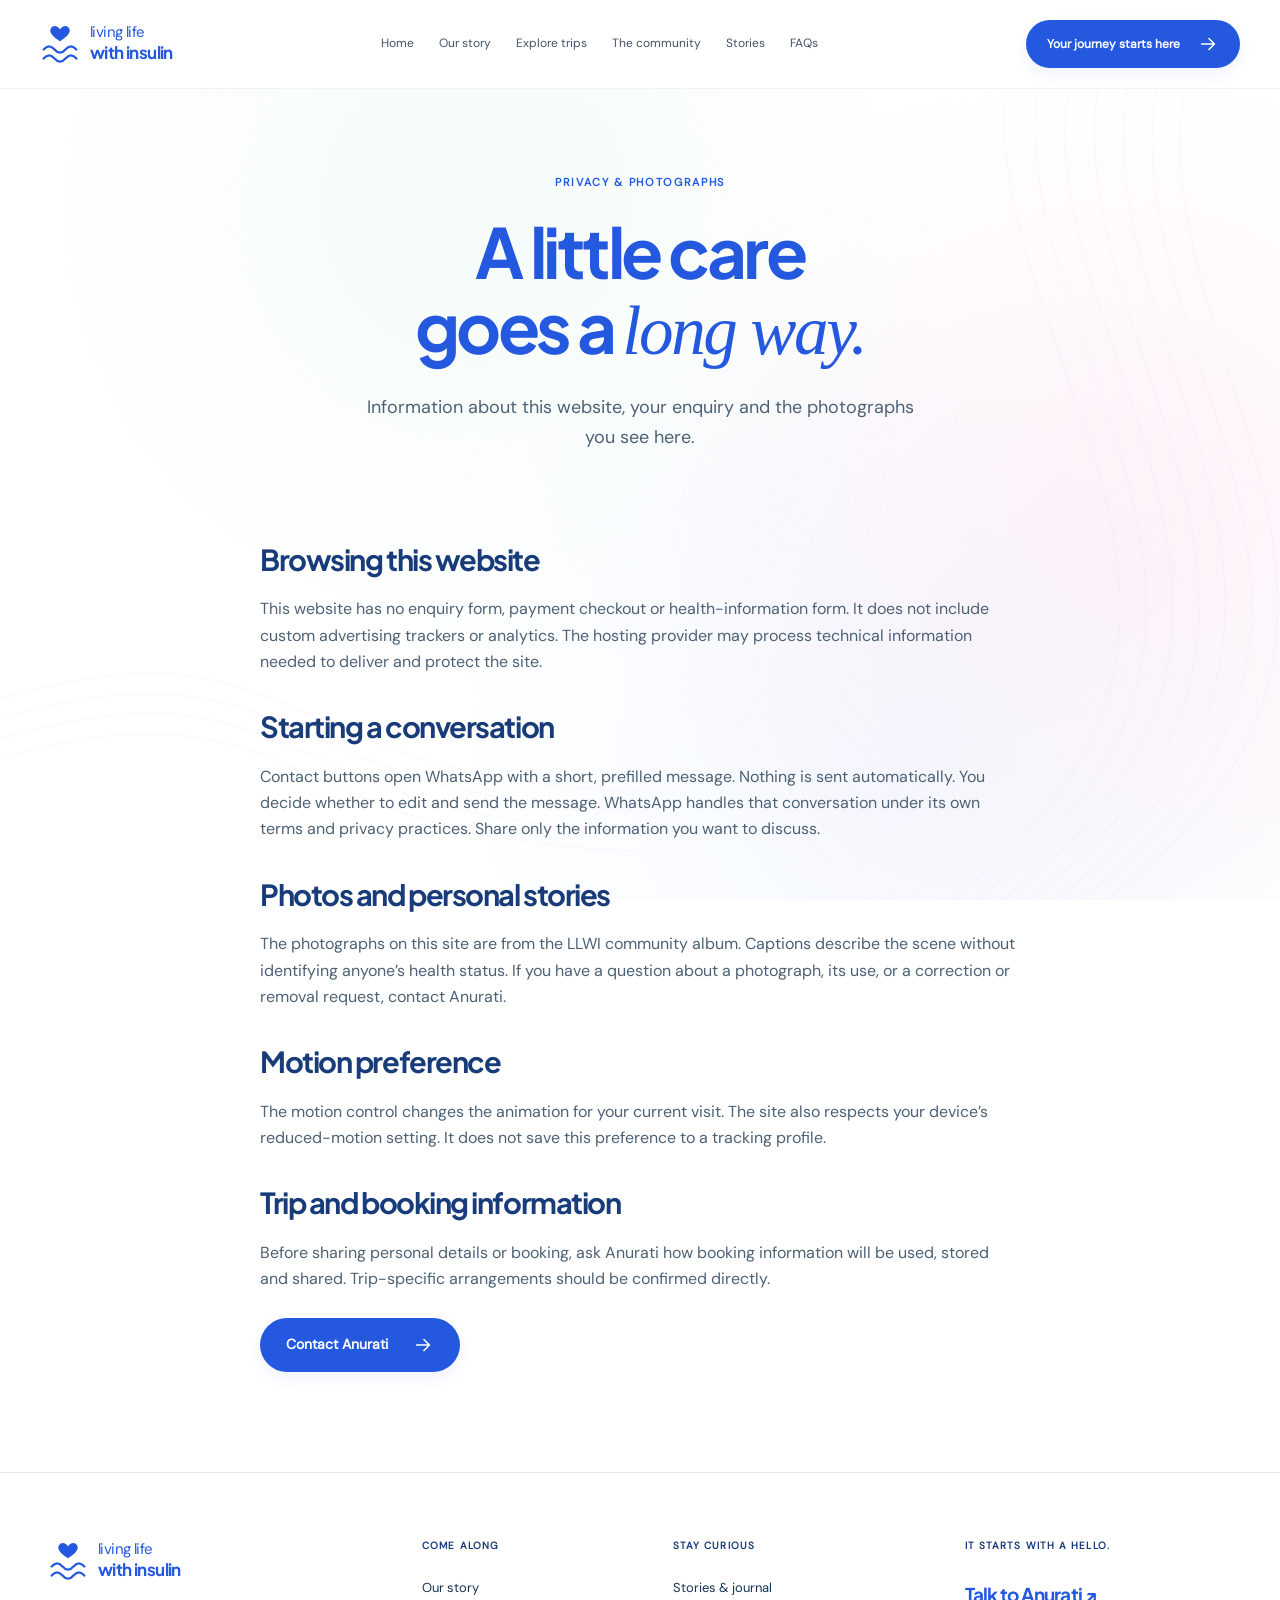
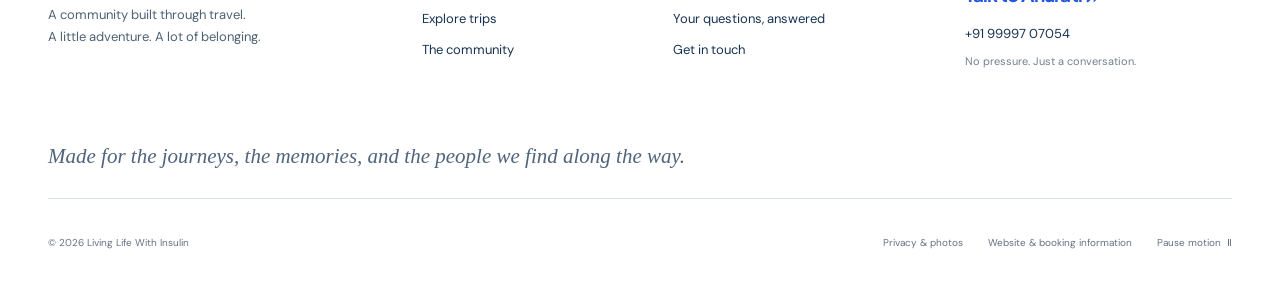
<file: docs/privacy/index.html>
<!doctype html><html lang="en"><head><meta charset="UTF-8"><meta name="viewport" content="width=device-width, initial-scale=1"><meta name="theme-color" content="#2458df"><title>Privacy &amp; photographs | Living Life With Insulin</title><meta name="description" content="Living Life With Insulin. A community built through travel, shared experiences and connection."><meta property="og:type" content="website"><meta property="og:title" content="Privacy &amp; photographs | LLWI"><meta property="og:description" content="Living Life With Insulin. A community built through travel, shared experiences and connection."><meta name="twitter:card" content="summary_large_image"><link rel="icon" href="../assets/favicon.svg" type="image/svg+xml"><link rel="preload" href="../assets/jakarta.ttf" as="font" type="font/ttf" crossorigin><link rel="stylesheet" href="../styles.css"><script src="../app.js" defer></script></head><body data-page="privacy"><canvas id="fluid-bg" aria-hidden="true"></canvas><a class="skip" href="#main">Skip to content</a><header class="header"><div class="header-inner"><a class="brand" href="../" aria-label="Living Life With Insulin home"><span class="logo-mark" aria-hidden="true"><svg viewBox="0 0 44 46"><path d="M22 20S8 12 12 6c3-5 8-2 10 1 2-3 7-6 10-1 4 6-10 14-10 14z" fill="currentColor"/><path d="M4 29q6-7 12 0t12 0t12 0M4 39q6-7 12 0t12 0t12 0" fill="none" stroke="currentColor" stroke-width="2.5" stroke-linecap="round"/></svg></span><span class="logo-type">living life<br><b>with insulin</b></span></a><nav class="desktop-nav" aria-label="Main navigation"><a href="../" >Home</a><a href="../our-story/" >Our story</a><a href="../trips/" >Explore trips</a><a href="../community/" >The community</a><a href="../stories/" >Stories</a><a href="../faq/" >FAQs</a></nav><a class="button primary header-cta" href="https://wa.me/919999707054?text=I%20would%20like%20to%20know%20more." target="_blank" rel="noopener noreferrer">Your journey starts here<svg viewBox="0 0 24 24" fill="none" aria-hidden="true"><path d="M5 12h14M13 6l6 6-6 6" stroke="currentColor" stroke-width="1.7" stroke-linecap="round" stroke-linejoin="round"/></svg></a><button id="menu-toggle" class="menu-toggle" aria-label="Open menu" aria-expanded="false" aria-controls="mobile-nav"><span></span><span></span></button></div><nav id="mobile-nav" class="mobile-nav" aria-label="Mobile navigation" hidden><a href="../" >Home</a><a href="../our-story/" >Our story</a><a href="../trips/" >Explore trips</a><a href="../community/" >The community</a><a href="../stories/" >Stories</a><a href="../faq/" >FAQs</a><a class="button primary" href="https://wa.me/919999707054?text=I%20would%20like%20to%20know%20more." target="_blank" rel="noopener noreferrer">Your journey starts here<svg viewBox="0 0 24 24" fill="none" aria-hidden="true"><path d="M5 12h14M13 6l6 6-6 6" stroke="currentColor" stroke-width="1.7" stroke-linecap="round" stroke-linejoin="round"/></svg></a></nav></header><main id="main"><section class="page-top wrap"><span class="eyebrow">PRIVACY & PHOTOGRAPHS</span><h1>A little care<br>goes a <em>long way.</em></h1><p>Information about this website, your enquiry and the photographs you see here.</p></section><article class="legal-body wrap"><h2>Browsing this website</h2><p>This website has no enquiry form, payment checkout or health-information form. It does not include custom advertising trackers or analytics. The hosting provider may process technical information needed to deliver and protect the site.</p><h2>Starting a conversation</h2><p>Contact buttons open WhatsApp with a short, prefilled message. Nothing is sent automatically. You decide whether to edit and send the message. WhatsApp handles that conversation under its own terms and privacy practices. Share only the information you want to discuss.</p><h2>Photos and personal stories</h2><p>The photographs on this site are from the LLWI community album. Captions describe the scene without identifying anyone’s health status. If you have a question about a photograph, its use, or a correction or removal request, contact Anurati.</p><h2>Motion preference</h2><p>The motion control changes the animation for your current visit. The site also respects your device’s reduced-motion setting. It does not save this preference to a tracking profile.</p><h2>Trip and booking information</h2><p>Before sharing personal details or booking, ask Anurati how booking information will be used, stored and shared. Trip-specific arrangements should be confirmed directly.</p><a class="button primary" href="https://wa.me/919999707054?text=I%20would%20like%20to%20know%20more." target="_blank" rel="noopener noreferrer">Contact Anurati<svg viewBox="0 0 24 24" fill="none" aria-hidden="true"><path d="M5 12h14M13 6l6 6-6 6" stroke="currentColor" stroke-width="1.7" stroke-linecap="round" stroke-linejoin="round"/></svg></a></article></main><footer><div class="footer-top wrap"><div class="footer-brand"><a class="brand" href="../"><span class="logo-mark" aria-hidden="true"><svg viewBox="0 0 44 46"><path d="M22 20S8 12 12 6c3-5 8-2 10 1 2-3 7-6 10-1 4 6-10 14-10 14z" fill="currentColor"/><path d="M4 29q6-7 12 0t12 0t12 0M4 39q6-7 12 0t12 0t12 0" fill="none" stroke="currentColor" stroke-width="2.5" stroke-linecap="round"/></svg></span><span class="logo-type">living life<br><b>with insulin</b></span></a><p>A community built through travel.<br>A little adventure. A lot of belonging.</p></div><div><span class="footer-label">Come along</span><a href="../our-story/">Our story</a><a href="../trips/">Explore trips</a><a href="../community/">The community</a></div><div><span class="footer-label">Stay curious</span><a href="../stories/">Stories & journal</a><a href="../faq/">Your questions, answered</a><a href="../contact/">Get in touch</a></div><div class="footer-hello"><span class="footer-label">It starts with a hello.</span><a href="https://wa.me/919999707054?text=I%20would%20like%20to%20know%20more." target="_blank" rel="noopener noreferrer">Talk to Anurati ↗</a><span class="phone">+91 99997 07054</span><small>No pressure. Just a conversation.</small></div></div><div class="footer-note wrap">Made for the journeys, the memories, and the people we find along the way.</div><div class="footer-bottom wrap"><span>© 2026 Living Life With Insulin</span><div><a href="../privacy/">Privacy & photos</a><a href="../terms/">Website & booking information</a><button class="motion-toggle" type="button" aria-pressed="false">Pause motion <span aria-hidden="true">Ⅱ</span></button></div></div></footer><dialog id="lightbox" aria-labelledby="lightbox-caption"><div class="lightbox-top"><span id="lightbox-count"></span><button type="button" class="lightbox-close" aria-label="Close photo viewer">Close ×</button></div><div class="lightbox-image-wrap"><button class="lightbox-prev" type="button" aria-label="Previous photo">←</button><img id="lightbox-img" alt=""><button class="lightbox-next" type="button" aria-label="Next photo">→</button></div><p id="lightbox-caption"></p></dialog></body></html>
</file>
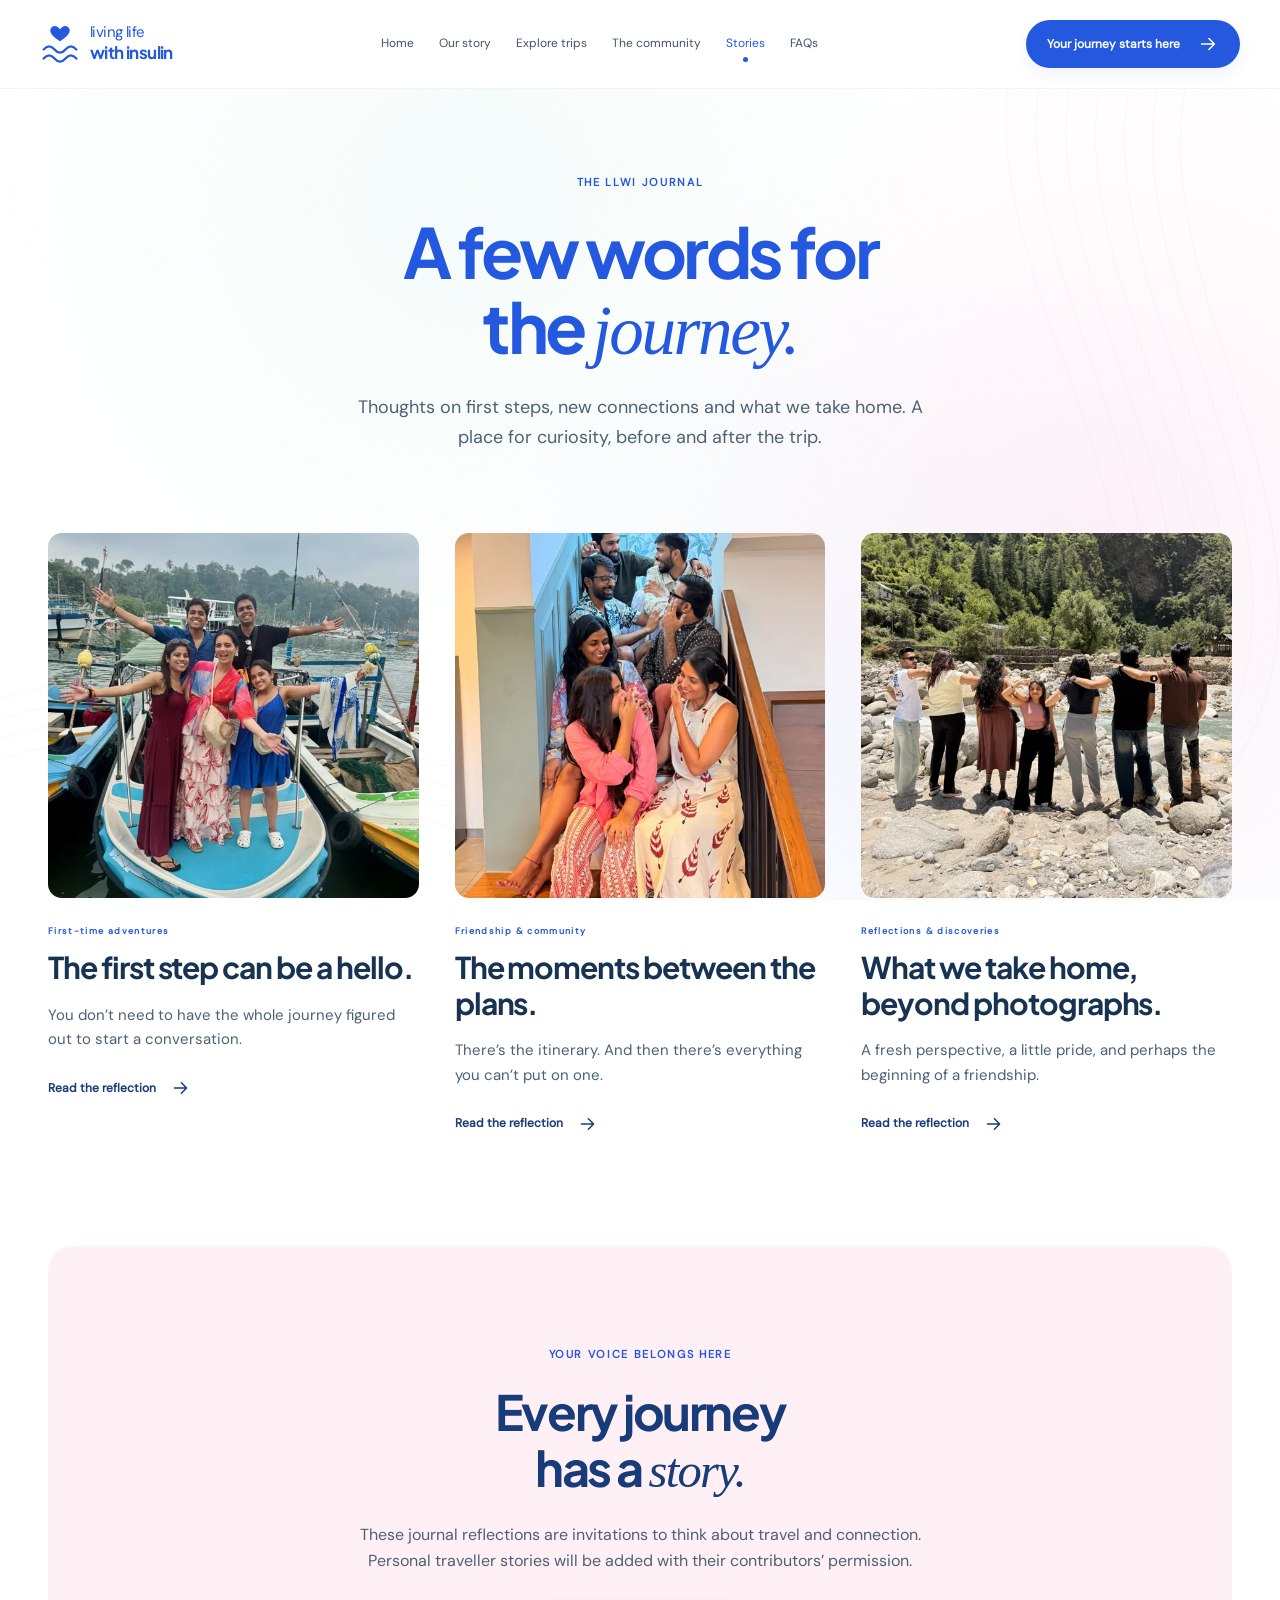
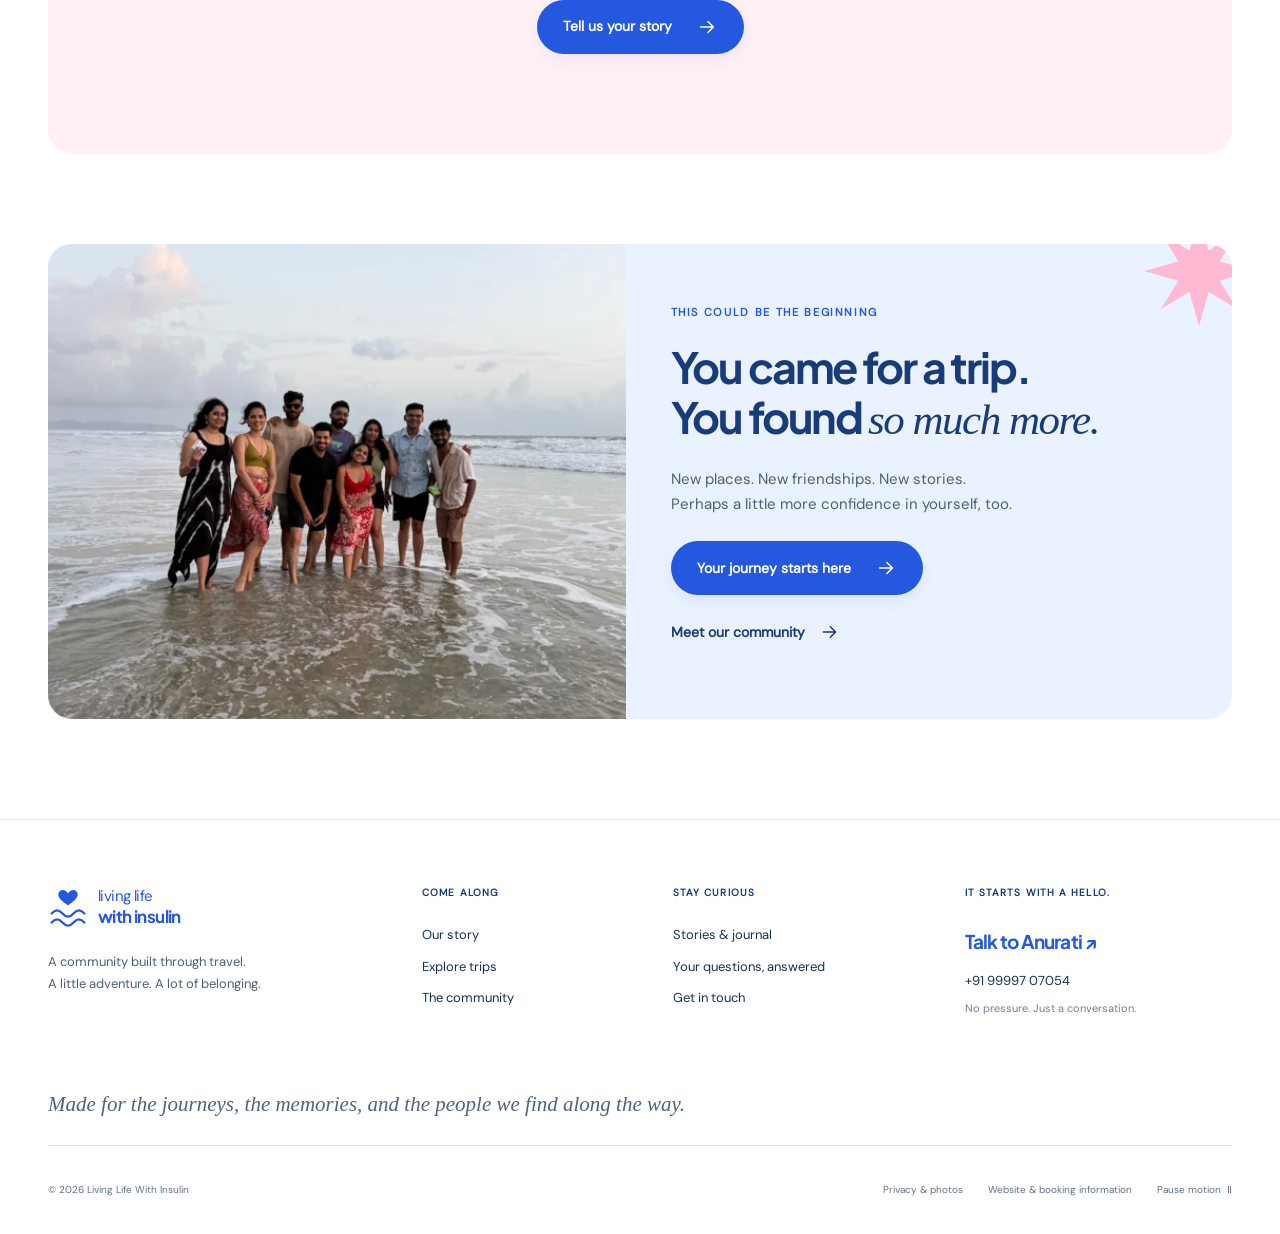
<file: docs/stories/index.html>
<!doctype html><html lang="en"><head><meta charset="UTF-8"><meta name="viewport" content="width=device-width, initial-scale=1"><meta name="theme-color" content="#2458df"><title>Stories &amp; journal | Living Life With Insulin</title><meta name="description" content="Living Life With Insulin. A community built through travel, shared experiences and connection."><meta property="og:type" content="website"><meta property="og:title" content="Stories &amp; journal | LLWI"><meta property="og:description" content="Living Life With Insulin. A community built through travel, shared experiences and connection."><meta name="twitter:card" content="summary_large_image"><link rel="icon" href="../assets/favicon.svg" type="image/svg+xml"><link rel="preload" href="../assets/jakarta.ttf" as="font" type="font/ttf" crossorigin><link rel="stylesheet" href="../styles.css"><script src="../app.js" defer></script></head><body data-page="stories"><canvas id="fluid-bg" aria-hidden="true"></canvas><a class="skip" href="#main">Skip to content</a><header class="header"><div class="header-inner"><a class="brand" href="../" aria-label="Living Life With Insulin home"><span class="logo-mark" aria-hidden="true"><svg viewBox="0 0 44 46"><path d="M22 20S8 12 12 6c3-5 8-2 10 1 2-3 7-6 10-1 4 6-10 14-10 14z" fill="currentColor"/><path d="M4 29q6-7 12 0t12 0t12 0M4 39q6-7 12 0t12 0t12 0" fill="none" stroke="currentColor" stroke-width="2.5" stroke-linecap="round"/></svg></span><span class="logo-type">living life<br><b>with insulin</b></span></a><nav class="desktop-nav" aria-label="Main navigation"><a href="../" >Home</a><a href="../our-story/" >Our story</a><a href="../trips/" >Explore trips</a><a href="../community/" >The community</a><a href="../stories/" aria-current=page>Stories</a><a href="../faq/" >FAQs</a></nav><a class="button primary header-cta" href="https://wa.me/919999707054?text=I%20would%20like%20to%20know%20more." target="_blank" rel="noopener noreferrer">Your journey starts here<svg viewBox="0 0 24 24" fill="none" aria-hidden="true"><path d="M5 12h14M13 6l6 6-6 6" stroke="currentColor" stroke-width="1.7" stroke-linecap="round" stroke-linejoin="round"/></svg></a><button id="menu-toggle" class="menu-toggle" aria-label="Open menu" aria-expanded="false" aria-controls="mobile-nav"><span></span><span></span></button></div><nav id="mobile-nav" class="mobile-nav" aria-label="Mobile navigation" hidden><a href="../" >Home</a><a href="../our-story/" >Our story</a><a href="../trips/" >Explore trips</a><a href="../community/" >The community</a><a href="../stories/" aria-current=page>Stories</a><a href="../faq/" >FAQs</a><a class="button primary" href="https://wa.me/919999707054?text=I%20would%20like%20to%20know%20more." target="_blank" rel="noopener noreferrer">Your journey starts here<svg viewBox="0 0 24 24" fill="none" aria-hidden="true"><path d="M5 12h14M13 6l6 6-6 6" stroke="currentColor" stroke-width="1.7" stroke-linecap="round" stroke-linejoin="round"/></svg></a></nav></header><main id="main"><section class="page-top wrap"><span class="eyebrow">THE LLWI JOURNAL</span><h1>A few words for<br>the <em>journey.</em></h1><p>Thoughts on first steps, new connections and what we take home. A place for curiosity, before and after the trip.</p></section><section class="section wrap journal-grid"><a class="journal-card" href="../stories/a-first-hello/"><div><img class="" src="../assets/boat-1000.webp" srcset="../assets/boat-600.webp 600w, ../assets/boat-1000.webp 1000w, ../assets/boat-1600.webp 1600w" sizes="(max-width: 700px) 92vw, 45vw" width="1536" height="2048" alt="Five friends smiling with arms outstretched on the bow of a blue boat." style="object-position:50% 50%" loading="lazy" decoding="async" ></div><span class="eyebrow">First-time adventures</span><h3>The first step can be a hello.</h3><p>You don’t need to have the whole journey figured out to start a conversation.</p><span class="text-link">Read the reflection <svg viewBox="0 0 24 24" fill="none" aria-hidden="true"><path d="M5 12h14M13 6l6 6-6 6" stroke="currentColor" stroke-width="1.7" stroke-linecap="round" stroke-linejoin="round"/></svg></span></a><a class="journal-card" href="../stories/the-in-between/"><div><img class="" src="../assets/stairs-1000.webp" srcset="../assets/stairs-600.webp 600w, ../assets/stairs-1000.webp 1000w, ../assets/stairs-1600.webp 1600w" sizes="(max-width: 700px) 92vw, 45vw" width="1152" height="2048" alt="Friends sitting on a staircase, laughing and chatting with each other." style="object-position:50% 60%" loading="lazy" decoding="async" ></div><span class="eyebrow">Friendship & community</span><h3>The moments between the plans.</h3><p>There’s the itinerary. And then there’s everything you can’t put on one.</p><span class="text-link">Read the reflection <svg viewBox="0 0 24 24" fill="none" aria-hidden="true"><path d="M5 12h14M13 6l6 6-6 6" stroke="currentColor" stroke-width="1.7" stroke-linecap="round" stroke-linejoin="round"/></svg></span></a><a class="journal-card" href="../stories/what-we-take-home/"><div><img class="" src="../assets/mountains-1000.webp" srcset="../assets/mountains-600.webp 600w, ../assets/mountains-1000.webp 1000w, ../assets/mountains-1600.webp 1600w" sizes="(max-width: 700px) 92vw, 45vw" width="1536" height="2048" alt="Friends standing arm in arm beside a rocky river and green mountain slopes." style="object-position:50% 54%" loading="lazy" decoding="async" ></div><span class="eyebrow">Reflections & discoveries</span><h3>What we take home, beyond photographs.</h3><p>A fresh perspective, a little pride, and perhaps the beginning of a friendship.</p><span class="text-link">Read the reflection <svg viewBox="0 0 24 24" fill="none" aria-hidden="true"><path d="M5 12h14M13 6l6 6-6 6" stroke="currentColor" stroke-width="1.7" stroke-linecap="round" stroke-linejoin="round"/></svg></span></a></section><section class="story-invite section wrap"><span class="eyebrow">YOUR VOICE BELONGS HERE</span><h2>Every journey<br>has a <em>story.</em></h2><p>These journal reflections are invitations to think about travel and connection. Personal traveller stories will be added with their contributors’ permission.</p><a class="button primary" href="https://wa.me/919999707054?text=I%20would%20like%20to%20know%20more." target="_blank" rel="noopener noreferrer">Tell us your story<svg viewBox="0 0 24 24" fill="none" aria-hidden="true"><path d="M5 12h14M13 6l6 6-6 6" stroke="currentColor" stroke-width="1.7" stroke-linecap="round" stroke-linejoin="round"/></svg></a></section><section class="closing wrap reveal"><div class="closing-photo"><img class="" src="../assets/beach-1000.webp" srcset="../assets/beach-600.webp 600w, ../assets/beach-1000.webp 1000w, ../assets/beach-1600.webp 1600w" sizes="(max-width: 700px) 92vw, 45vw" width="2048" height="1536" alt="Friends standing together in gentle surf on a wide beach." style="object-position:50% 52%" loading="lazy" decoding="async" ></div><div class="closing-copy"><span class="eyebrow">THIS COULD BE THE BEGINNING</span><h2>You came for a trip.<br>You found <em>so much more.</em></h2><p>New places. New friendships. New stories.<br>Perhaps a little more confidence in yourself, too.</p><a class="button primary" href="https://wa.me/919999707054?text=I%20would%20like%20to%20know%20more." target="_blank" rel="noopener noreferrer">Your journey starts here<svg viewBox="0 0 24 24" fill="none" aria-hidden="true"><path d="M5 12h14M13 6l6 6-6 6" stroke="currentColor" stroke-width="1.7" stroke-linecap="round" stroke-linejoin="round"/></svg></a><a class="text-link" href="../community/">Meet our community<svg viewBox="0 0 24 24" fill="none" aria-hidden="true"><path d="M5 12h14M13 6l6 6-6 6" stroke="currentColor" stroke-width="1.7" stroke-linecap="round" stroke-linejoin="round"/></svg></a></div><svg class="spark" viewBox="0 0 80 80" aria-hidden="true"><path d="M40 0l7 25L68 12 55 33l25 7-25 7 13 21-21-13-7 25-7-25-21 13 13-21L0 40l25-7-13-21 21 13z" fill="currentColor"/></svg></section></main><footer><div class="footer-top wrap"><div class="footer-brand"><a class="brand" href="../"><span class="logo-mark" aria-hidden="true"><svg viewBox="0 0 44 46"><path d="M22 20S8 12 12 6c3-5 8-2 10 1 2-3 7-6 10-1 4 6-10 14-10 14z" fill="currentColor"/><path d="M4 29q6-7 12 0t12 0t12 0M4 39q6-7 12 0t12 0t12 0" fill="none" stroke="currentColor" stroke-width="2.5" stroke-linecap="round"/></svg></span><span class="logo-type">living life<br><b>with insulin</b></span></a><p>A community built through travel.<br>A little adventure. A lot of belonging.</p></div><div><span class="footer-label">Come along</span><a href="../our-story/">Our story</a><a href="../trips/">Explore trips</a><a href="../community/">The community</a></div><div><span class="footer-label">Stay curious</span><a href="../stories/">Stories & journal</a><a href="../faq/">Your questions, answered</a><a href="../contact/">Get in touch</a></div><div class="footer-hello"><span class="footer-label">It starts with a hello.</span><a href="https://wa.me/919999707054?text=I%20would%20like%20to%20know%20more." target="_blank" rel="noopener noreferrer">Talk to Anurati ↗</a><span class="phone">+91 99997 07054</span><small>No pressure. Just a conversation.</small></div></div><div class="footer-note wrap">Made for the journeys, the memories, and the people we find along the way.</div><div class="footer-bottom wrap"><span>© 2026 Living Life With Insulin</span><div><a href="../privacy/">Privacy & photos</a><a href="../terms/">Website & booking information</a><button class="motion-toggle" type="button" aria-pressed="false">Pause motion <span aria-hidden="true">Ⅱ</span></button></div></div></footer><dialog id="lightbox" aria-labelledby="lightbox-caption"><div class="lightbox-top"><span id="lightbox-count"></span><button type="button" class="lightbox-close" aria-label="Close photo viewer">Close ×</button></div><div class="lightbox-image-wrap"><button class="lightbox-prev" type="button" aria-label="Previous photo">←</button><img id="lightbox-img" alt=""><button class="lightbox-next" type="button" aria-label="Next photo">→</button></div><p id="lightbox-caption"></p></dialog></body></html>
</file>
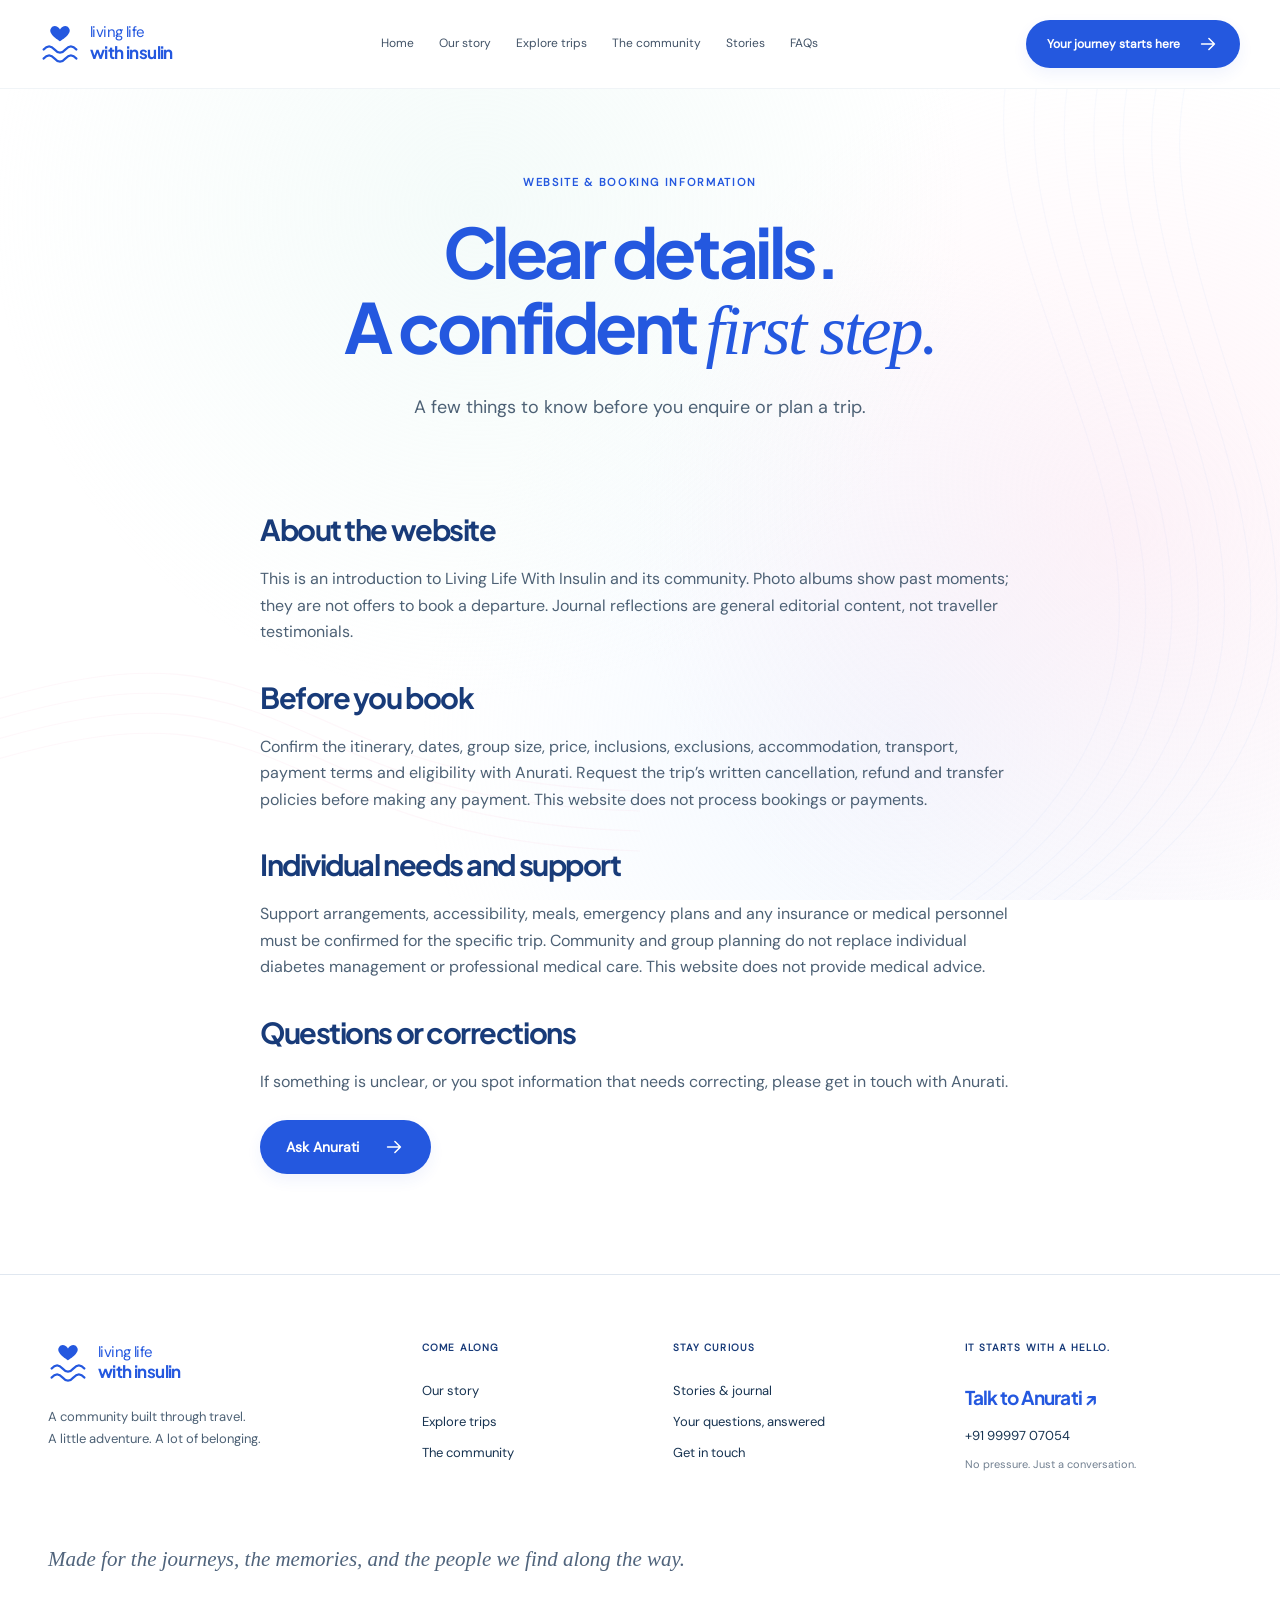
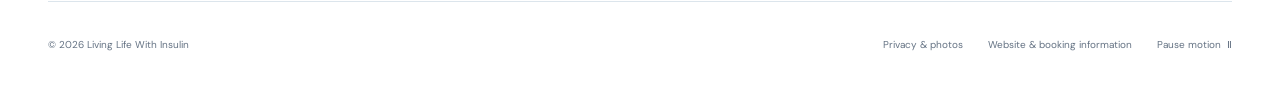
<file: docs/terms/index.html>
<!doctype html><html lang="en"><head><meta charset="UTF-8"><meta name="viewport" content="width=device-width, initial-scale=1"><meta name="theme-color" content="#2458df"><title>Website &amp; booking information | Living Life With Insulin</title><meta name="description" content="Living Life With Insulin. A community built through travel, shared experiences and connection."><meta property="og:type" content="website"><meta property="og:title" content="Website &amp; booking information | LLWI"><meta property="og:description" content="Living Life With Insulin. A community built through travel, shared experiences and connection."><meta name="twitter:card" content="summary_large_image"><link rel="icon" href="../assets/favicon.svg" type="image/svg+xml"><link rel="preload" href="../assets/jakarta.ttf" as="font" type="font/ttf" crossorigin><link rel="stylesheet" href="../styles.css"><script src="../app.js" defer></script></head><body data-page="terms"><canvas id="fluid-bg" aria-hidden="true"></canvas><a class="skip" href="#main">Skip to content</a><header class="header"><div class="header-inner"><a class="brand" href="../" aria-label="Living Life With Insulin home"><span class="logo-mark" aria-hidden="true"><svg viewBox="0 0 44 46"><path d="M22 20S8 12 12 6c3-5 8-2 10 1 2-3 7-6 10-1 4 6-10 14-10 14z" fill="currentColor"/><path d="M4 29q6-7 12 0t12 0t12 0M4 39q6-7 12 0t12 0t12 0" fill="none" stroke="currentColor" stroke-width="2.5" stroke-linecap="round"/></svg></span><span class="logo-type">living life<br><b>with insulin</b></span></a><nav class="desktop-nav" aria-label="Main navigation"><a href="../" >Home</a><a href="../our-story/" >Our story</a><a href="../trips/" >Explore trips</a><a href="../community/" >The community</a><a href="../stories/" >Stories</a><a href="../faq/" >FAQs</a></nav><a class="button primary header-cta" href="https://wa.me/919999707054?text=I%20would%20like%20to%20know%20more." target="_blank" rel="noopener noreferrer">Your journey starts here<svg viewBox="0 0 24 24" fill="none" aria-hidden="true"><path d="M5 12h14M13 6l6 6-6 6" stroke="currentColor" stroke-width="1.7" stroke-linecap="round" stroke-linejoin="round"/></svg></a><button id="menu-toggle" class="menu-toggle" aria-label="Open menu" aria-expanded="false" aria-controls="mobile-nav"><span></span><span></span></button></div><nav id="mobile-nav" class="mobile-nav" aria-label="Mobile navigation" hidden><a href="../" >Home</a><a href="../our-story/" >Our story</a><a href="../trips/" >Explore trips</a><a href="../community/" >The community</a><a href="../stories/" >Stories</a><a href="../faq/" >FAQs</a><a class="button primary" href="https://wa.me/919999707054?text=I%20would%20like%20to%20know%20more." target="_blank" rel="noopener noreferrer">Your journey starts here<svg viewBox="0 0 24 24" fill="none" aria-hidden="true"><path d="M5 12h14M13 6l6 6-6 6" stroke="currentColor" stroke-width="1.7" stroke-linecap="round" stroke-linejoin="round"/></svg></a></nav></header><main id="main"><section class="page-top wrap"><span class="eyebrow">WEBSITE & BOOKING INFORMATION</span><h1>Clear details.<br>A confident <em>first step.</em></h1><p>A few things to know before you enquire or plan a trip.</p></section><article class="legal-body wrap"><h2>About the website</h2><p>This is an introduction to Living Life With Insulin and its community. Photo albums show past moments; they are not offers to book a departure. Journal reflections are general editorial content, not traveller testimonials.</p><h2>Before you book</h2><p>Confirm the itinerary, dates, group size, price, inclusions, exclusions, accommodation, transport, payment terms and eligibility with Anurati. Request the trip’s written cancellation, refund and transfer policies before making any payment. This website does not process bookings or payments.</p><h2>Individual needs and support</h2><p>Support arrangements, accessibility, meals, emergency plans and any insurance or medical personnel must be confirmed for the specific trip. Community and group planning do not replace individual diabetes management or professional medical care. This website does not provide medical advice.</p><h2>Questions or corrections</h2><p>If something is unclear, or you spot information that needs correcting, please get in touch with Anurati.</p><a class="button primary" href="https://wa.me/919999707054?text=I%20would%20like%20to%20know%20more." target="_blank" rel="noopener noreferrer">Ask Anurati<svg viewBox="0 0 24 24" fill="none" aria-hidden="true"><path d="M5 12h14M13 6l6 6-6 6" stroke="currentColor" stroke-width="1.7" stroke-linecap="round" stroke-linejoin="round"/></svg></a></article></main><footer><div class="footer-top wrap"><div class="footer-brand"><a class="brand" href="../"><span class="logo-mark" aria-hidden="true"><svg viewBox="0 0 44 46"><path d="M22 20S8 12 12 6c3-5 8-2 10 1 2-3 7-6 10-1 4 6-10 14-10 14z" fill="currentColor"/><path d="M4 29q6-7 12 0t12 0t12 0M4 39q6-7 12 0t12 0t12 0" fill="none" stroke="currentColor" stroke-width="2.5" stroke-linecap="round"/></svg></span><span class="logo-type">living life<br><b>with insulin</b></span></a><p>A community built through travel.<br>A little adventure. A lot of belonging.</p></div><div><span class="footer-label">Come along</span><a href="../our-story/">Our story</a><a href="../trips/">Explore trips</a><a href="../community/">The community</a></div><div><span class="footer-label">Stay curious</span><a href="../stories/">Stories & journal</a><a href="../faq/">Your questions, answered</a><a href="../contact/">Get in touch</a></div><div class="footer-hello"><span class="footer-label">It starts with a hello.</span><a href="https://wa.me/919999707054?text=I%20would%20like%20to%20know%20more." target="_blank" rel="noopener noreferrer">Talk to Anurati ↗</a><span class="phone">+91 99997 07054</span><small>No pressure. Just a conversation.</small></div></div><div class="footer-note wrap">Made for the journeys, the memories, and the people we find along the way.</div><div class="footer-bottom wrap"><span>© 2026 Living Life With Insulin</span><div><a href="../privacy/">Privacy & photos</a><a href="../terms/">Website & booking information</a><button class="motion-toggle" type="button" aria-pressed="false">Pause motion <span aria-hidden="true">Ⅱ</span></button></div></div></footer><dialog id="lightbox" aria-labelledby="lightbox-caption"><div class="lightbox-top"><span id="lightbox-count"></span><button type="button" class="lightbox-close" aria-label="Close photo viewer">Close ×</button></div><div class="lightbox-image-wrap"><button class="lightbox-prev" type="button" aria-label="Previous photo">←</button><img id="lightbox-img" alt=""><button class="lightbox-next" type="button" aria-label="Next photo">→</button></div><p id="lightbox-caption"></p></dialog></body></html>
</file>
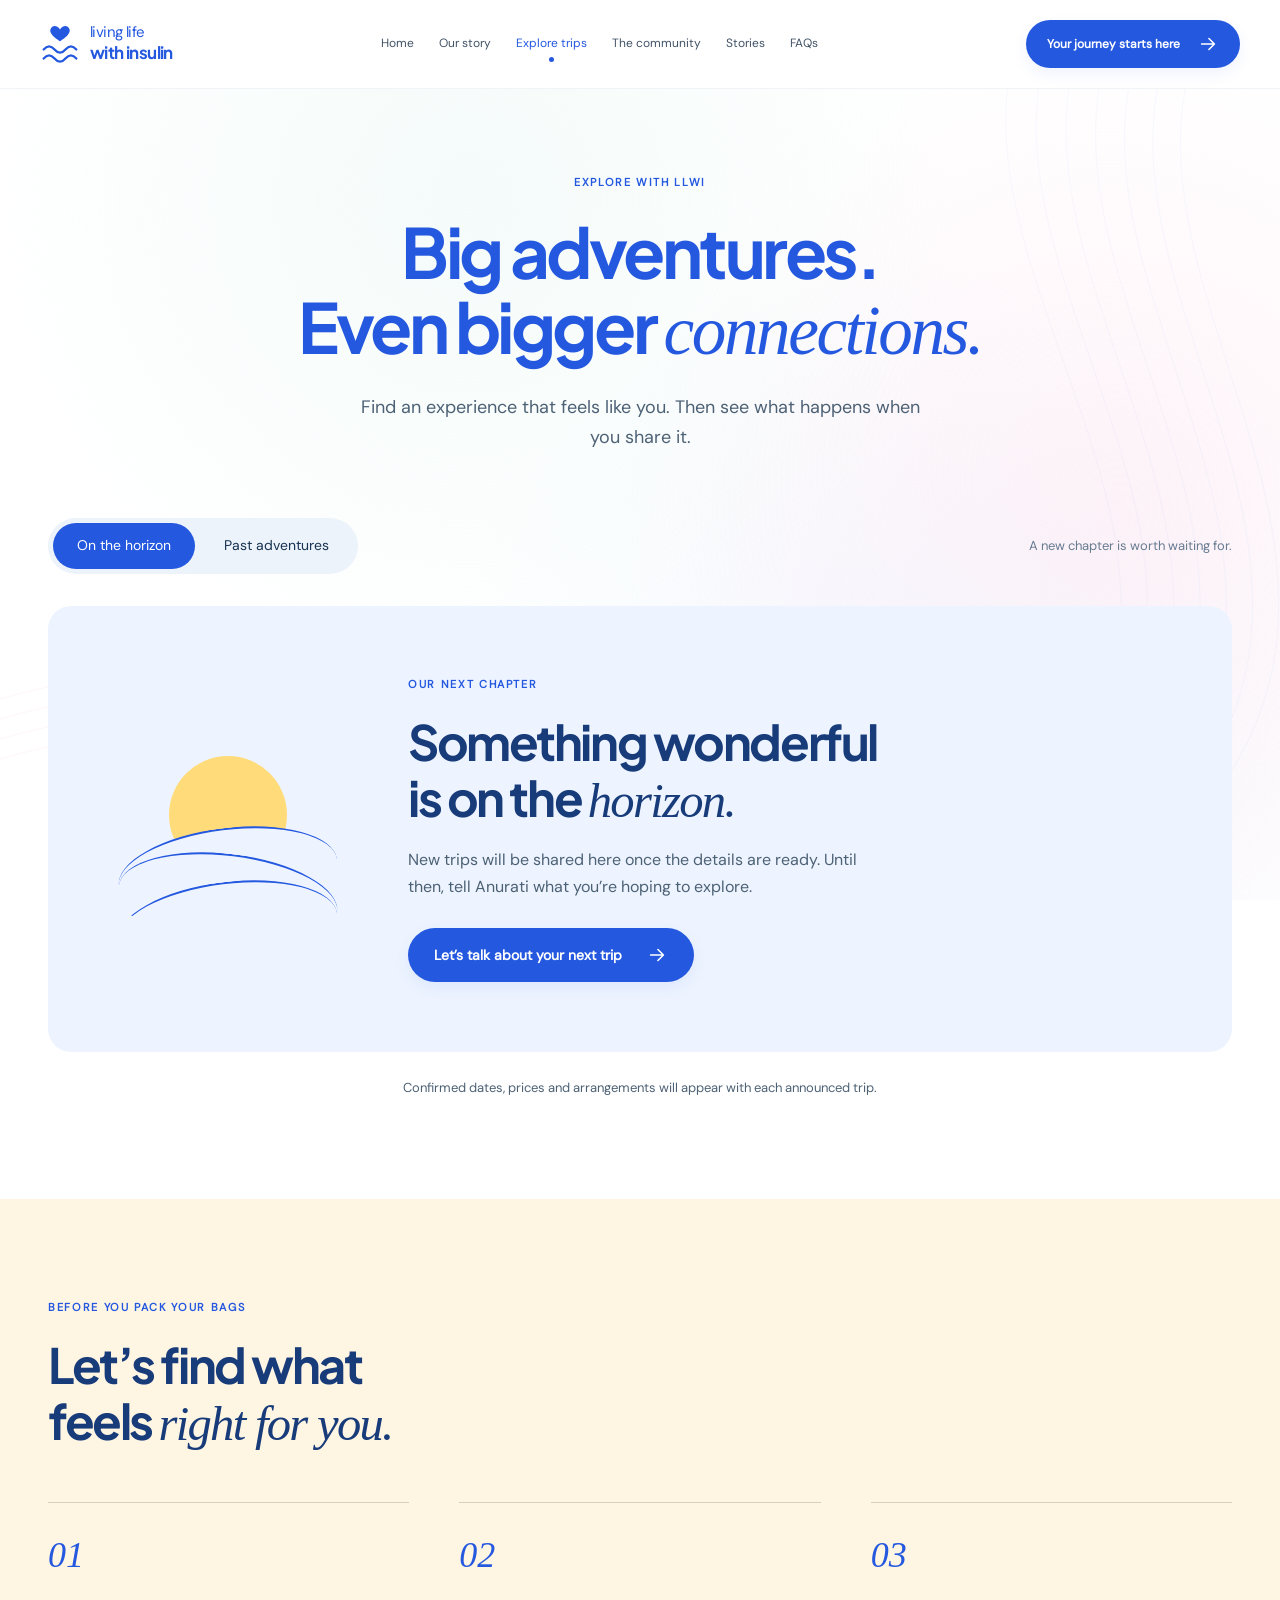
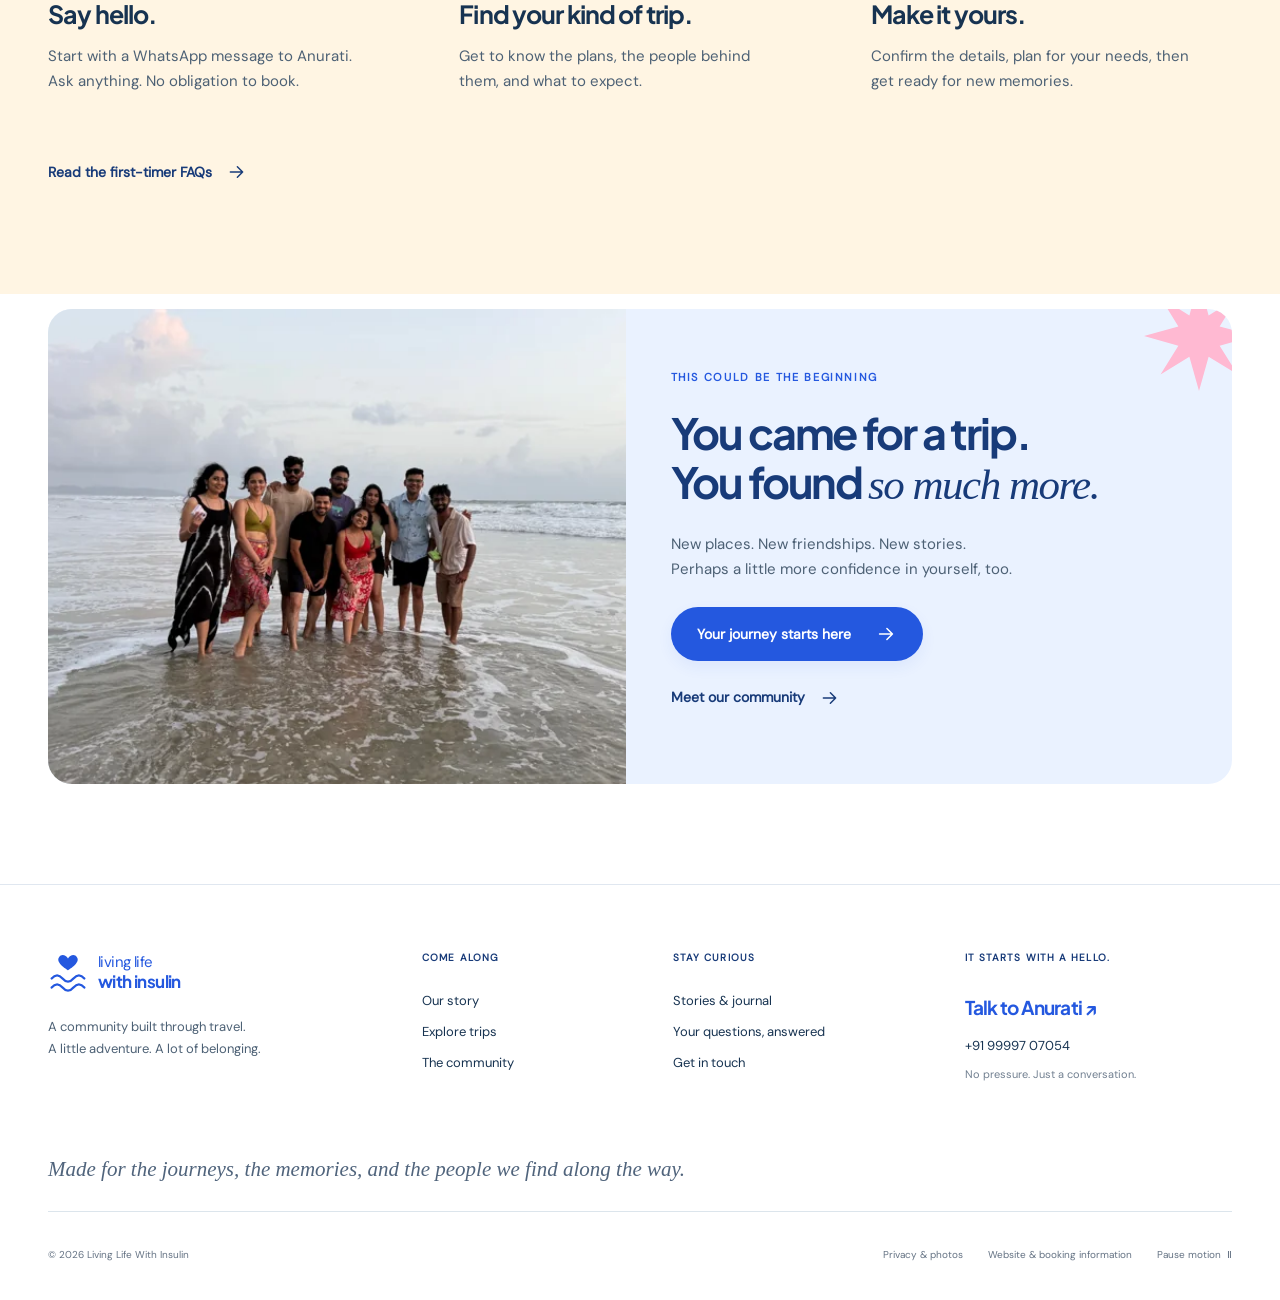
<file: docs/trips/index.html>
<!doctype html><html lang="en"><head><meta charset="UTF-8"><meta name="viewport" content="width=device-width, initial-scale=1"><meta name="theme-color" content="#2458df"><title>Explore trips | Living Life With Insulin</title><meta name="description" content="Living Life With Insulin. A community built through travel, shared experiences and connection."><meta property="og:type" content="website"><meta property="og:title" content="Explore trips | LLWI"><meta property="og:description" content="Living Life With Insulin. A community built through travel, shared experiences and connection."><meta name="twitter:card" content="summary_large_image"><link rel="icon" href="../assets/favicon.svg" type="image/svg+xml"><link rel="preload" href="../assets/jakarta.ttf" as="font" type="font/ttf" crossorigin><link rel="stylesheet" href="../styles.css"><script src="../app.js" defer></script></head><body data-page="trips"><canvas id="fluid-bg" aria-hidden="true"></canvas><a class="skip" href="#main">Skip to content</a><header class="header"><div class="header-inner"><a class="brand" href="../" aria-label="Living Life With Insulin home"><span class="logo-mark" aria-hidden="true"><svg viewBox="0 0 44 46"><path d="M22 20S8 12 12 6c3-5 8-2 10 1 2-3 7-6 10-1 4 6-10 14-10 14z" fill="currentColor"/><path d="M4 29q6-7 12 0t12 0t12 0M4 39q6-7 12 0t12 0t12 0" fill="none" stroke="currentColor" stroke-width="2.5" stroke-linecap="round"/></svg></span><span class="logo-type">living life<br><b>with insulin</b></span></a><nav class="desktop-nav" aria-label="Main navigation"><a href="../" >Home</a><a href="../our-story/" >Our story</a><a href="../trips/" aria-current=page>Explore trips</a><a href="../community/" >The community</a><a href="../stories/" >Stories</a><a href="../faq/" >FAQs</a></nav><a class="button primary header-cta" href="https://wa.me/919999707054?text=I%20would%20like%20to%20know%20more." target="_blank" rel="noopener noreferrer">Your journey starts here<svg viewBox="0 0 24 24" fill="none" aria-hidden="true"><path d="M5 12h14M13 6l6 6-6 6" stroke="currentColor" stroke-width="1.7" stroke-linecap="round" stroke-linejoin="round"/></svg></a><button id="menu-toggle" class="menu-toggle" aria-label="Open menu" aria-expanded="false" aria-controls="mobile-nav"><span></span><span></span></button></div><nav id="mobile-nav" class="mobile-nav" aria-label="Mobile navigation" hidden><a href="../" >Home</a><a href="../our-story/" >Our story</a><a href="../trips/" aria-current=page>Explore trips</a><a href="../community/" >The community</a><a href="../stories/" >Stories</a><a href="../faq/" >FAQs</a><a class="button primary" href="https://wa.me/919999707054?text=I%20would%20like%20to%20know%20more." target="_blank" rel="noopener noreferrer">Your journey starts here<svg viewBox="0 0 24 24" fill="none" aria-hidden="true"><path d="M5 12h14M13 6l6 6-6 6" stroke="currentColor" stroke-width="1.7" stroke-linecap="round" stroke-linejoin="round"/></svg></a></nav></header><main id="main"><section class="page-top wrap"><span class="eyebrow">EXPLORE WITH LLWI</span><h1>Big adventures.<br>Even bigger <em>connections.</em></h1><p>Find an experience that feels like you. Then see what happens when you share it.</p></section><section class="trip-browser wrap section"><div class="filter-top"><div class="tab-buttons" role="group" aria-label="Trip collection"><button type="button" data-trip-tab="upcoming" class="active" aria-pressed="true">On the horizon</button><button type="button" data-trip-tab="past" aria-pressed="false">Past adventures</button></div><span class="collection-note">A new chapter is worth waiting for.</span></div><div id="upcoming-panel"><div class="horizon "><div class="horizon-sun" aria-hidden="true"><span></span><i></i><i></i><i></i></div><div><span class="eyebrow">OUR NEXT CHAPTER</span><h2>Something wonderful<br>is on the <em>horizon.</em></h2><p>New trips will be shared here once the details are ready. Until then, tell Anurati what you’re hoping to explore.</p><a class="button primary" href="https://wa.me/919999707054?text=I%20would%20like%20to%20know%20more." target="_blank" rel="noopener noreferrer">Let’s talk about your next trip<svg viewBox="0 0 24 24" fill="none" aria-hidden="true"><path d="M5 12h14M13 6l6 6-6 6" stroke="currentColor" stroke-width="1.7" stroke-linecap="round" stroke-linejoin="round"/></svg></a></div></div><p class="honest-note">Confirmed dates, prices and arrangements will appear with each announced trip.</p></div><div id="past-panel" hidden><div class="album-intro"><h2>Little postcards.<br><em>Lasting feelings.</em></h2><p>A look back through our community photo album. These are collections of past moments, not current trip listings.</p></div><div class="chips" role="group" aria-label="Filter past adventures"><button type="button" data-chapter-filter="all" class="active" aria-pressed="true">All moments</button><button type="button" data-chapter-filter="water" aria-pressed="false">By the water</button><button type="button" data-chapter-filter="outdoors" aria-pressed="false">Outdoors</button><button type="button" data-chapter-filter="together" aria-pressed="false">Together</button></div><div class="chapters"><a class="chapter-card" href="../trips/by-the-water/" data-category="water" data-destination=""><div class="chapter-image"><img class="" src="../assets/beach-1000.webp" srcset="../assets/beach-600.webp 600w, ../assets/beach-1000.webp 1000w, ../assets/beach-1600.webp 1600w" sizes="(max-width: 700px) 92vw, 45vw" width="2048" height="1536" alt="Friends standing together in gentle surf on a wide beach." style="object-position:50% 52%" loading="lazy" decoding="async" ><span class="photo-label">From the photo album</span><span class="round-arrow"><svg viewBox="0 0 24 24" fill="none" aria-hidden="true"><path d="M5 12h14M13 6l6 6-6 6" stroke="currentColor" stroke-width="1.7" stroke-linecap="round" stroke-linejoin="round"/></svg></span></div><span class="eyebrow">Coastal moments</span><h3>By the water</h3><p>Salt in the air. Friends in the frame. A few moments from the LLWI photo album.</p></a><a class="chapter-card" href="../trips/into-the-green/" data-category="outdoors" data-destination=""><div class="chapter-image"><img class="" src="../assets/mountains-1000.webp" srcset="../assets/mountains-600.webp 600w, ../assets/mountains-1000.webp 1000w, ../assets/mountains-1600.webp 1600w" sizes="(max-width: 700px) 92vw, 45vw" width="1536" height="2048" alt="Friends standing arm in arm beside a rocky river and green mountain slopes." style="object-position:50% 54%" loading="lazy" decoding="async" ><span class="photo-label">From the photo album</span><span class="round-arrow"><svg viewBox="0 0 24 24" fill="none" aria-hidden="true"><path d="M5 12h14M13 6l6 6-6 6" stroke="currentColor" stroke-width="1.7" stroke-linecap="round" stroke-linejoin="round"/></svg></span></div><span class="eyebrow">A little adventure</span><h3>Into the green</h3><p>Riverside pauses, forest paths and a whole lot of fresh air. Explore our outdoor photo album.</p></a><a class="chapter-card" href="../trips/around-the-table/" data-category="together" data-destination=""><div class="chapter-image"><img class="" src="../assets/dinner-1000.webp" srcset="../assets/dinner-600.webp 600w, ../assets/dinner-1000.webp 1000w, ../assets/dinner-1600.webp 1600w" sizes="(max-width: 700px) 92vw, 45vw" width="2048" height="1350" alt="Friends gathered around a long dinner table under warm string lights." style="object-position:50% 60%" loading="lazy" decoding="async" ><span class="photo-label">From the photo album</span><span class="round-arrow"><svg viewBox="0 0 24 24" fill="none" aria-hidden="true"><path d="M5 12h14M13 6l6 6-6 6" stroke="currentColor" stroke-width="1.7" stroke-linecap="round" stroke-linejoin="round"/></svg></span></div><span class="eyebrow">Good company</span><h3>Around the table</h3><p>Shared tables, familiar smiles and room for one more. These are the moments between the adventures.</p></a></div><p id="chapter-count" class="filter-count" aria-live="polite">3 photo collections</p></div></section><section class="reassurance section"><div class="wrap"><span class="eyebrow">BEFORE YOU PACK YOUR BAGS</span><h2>Let’s find what<br>feels <em>right for you.</em></h2><div class="steps"><div><span class="step-number">01</span><h3>Say hello.</h3><p>Start with a WhatsApp message to Anurati. Ask anything. No obligation to book.</p></div><div><span class="step-number">02</span><h3>Find your kind of trip.</h3><p>Get to know the plans, the people behind them, and what to expect.</p></div><div><span class="step-number">03</span><h3>Make it yours.</h3><p>Confirm the details, plan for your needs, then get ready for new memories.</p></div></div><a class="text-link" href="../faq/">Read the first-timer FAQs<svg viewBox="0 0 24 24" fill="none" aria-hidden="true"><path d="M5 12h14M13 6l6 6-6 6" stroke="currentColor" stroke-width="1.7" stroke-linecap="round" stroke-linejoin="round"/></svg></a></div></section><section class="closing wrap reveal"><div class="closing-photo"><img class="" src="../assets/beach-1000.webp" srcset="../assets/beach-600.webp 600w, ../assets/beach-1000.webp 1000w, ../assets/beach-1600.webp 1600w" sizes="(max-width: 700px) 92vw, 45vw" width="2048" height="1536" alt="Friends standing together in gentle surf on a wide beach." style="object-position:50% 52%" loading="lazy" decoding="async" ></div><div class="closing-copy"><span class="eyebrow">THIS COULD BE THE BEGINNING</span><h2>You came for a trip.<br>You found <em>so much more.</em></h2><p>New places. New friendships. New stories.<br>Perhaps a little more confidence in yourself, too.</p><a class="button primary" href="https://wa.me/919999707054?text=I%20would%20like%20to%20know%20more." target="_blank" rel="noopener noreferrer">Your journey starts here<svg viewBox="0 0 24 24" fill="none" aria-hidden="true"><path d="M5 12h14M13 6l6 6-6 6" stroke="currentColor" stroke-width="1.7" stroke-linecap="round" stroke-linejoin="round"/></svg></a><a class="text-link" href="../community/">Meet our community<svg viewBox="0 0 24 24" fill="none" aria-hidden="true"><path d="M5 12h14M13 6l6 6-6 6" stroke="currentColor" stroke-width="1.7" stroke-linecap="round" stroke-linejoin="round"/></svg></a></div><svg class="spark" viewBox="0 0 80 80" aria-hidden="true"><path d="M40 0l7 25L68 12 55 33l25 7-25 7 13 21-21-13-7 25-7-25-21 13 13-21L0 40l25-7-13-21 21 13z" fill="currentColor"/></svg></section></main><footer><div class="footer-top wrap"><div class="footer-brand"><a class="brand" href="../"><span class="logo-mark" aria-hidden="true"><svg viewBox="0 0 44 46"><path d="M22 20S8 12 12 6c3-5 8-2 10 1 2-3 7-6 10-1 4 6-10 14-10 14z" fill="currentColor"/><path d="M4 29q6-7 12 0t12 0t12 0M4 39q6-7 12 0t12 0t12 0" fill="none" stroke="currentColor" stroke-width="2.5" stroke-linecap="round"/></svg></span><span class="logo-type">living life<br><b>with insulin</b></span></a><p>A community built through travel.<br>A little adventure. A lot of belonging.</p></div><div><span class="footer-label">Come along</span><a href="../our-story/">Our story</a><a href="../trips/">Explore trips</a><a href="../community/">The community</a></div><div><span class="footer-label">Stay curious</span><a href="../stories/">Stories & journal</a><a href="../faq/">Your questions, answered</a><a href="../contact/">Get in touch</a></div><div class="footer-hello"><span class="footer-label">It starts with a hello.</span><a href="https://wa.me/919999707054?text=I%20would%20like%20to%20know%20more." target="_blank" rel="noopener noreferrer">Talk to Anurati ↗</a><span class="phone">+91 99997 07054</span><small>No pressure. Just a conversation.</small></div></div><div class="footer-note wrap">Made for the journeys, the memories, and the people we find along the way.</div><div class="footer-bottom wrap"><span>© 2026 Living Life With Insulin</span><div><a href="../privacy/">Privacy & photos</a><a href="../terms/">Website & booking information</a><button class="motion-toggle" type="button" aria-pressed="false">Pause motion <span aria-hidden="true">Ⅱ</span></button></div></div></footer><dialog id="lightbox" aria-labelledby="lightbox-caption"><div class="lightbox-top"><span id="lightbox-count"></span><button type="button" class="lightbox-close" aria-label="Close photo viewer">Close ×</button></div><div class="lightbox-image-wrap"><button class="lightbox-prev" type="button" aria-label="Previous photo">←</button><img id="lightbox-img" alt=""><button class="lightbox-next" type="button" aria-label="Next photo">→</button></div><p id="lightbox-caption"></p></dialog></body></html>
</file>
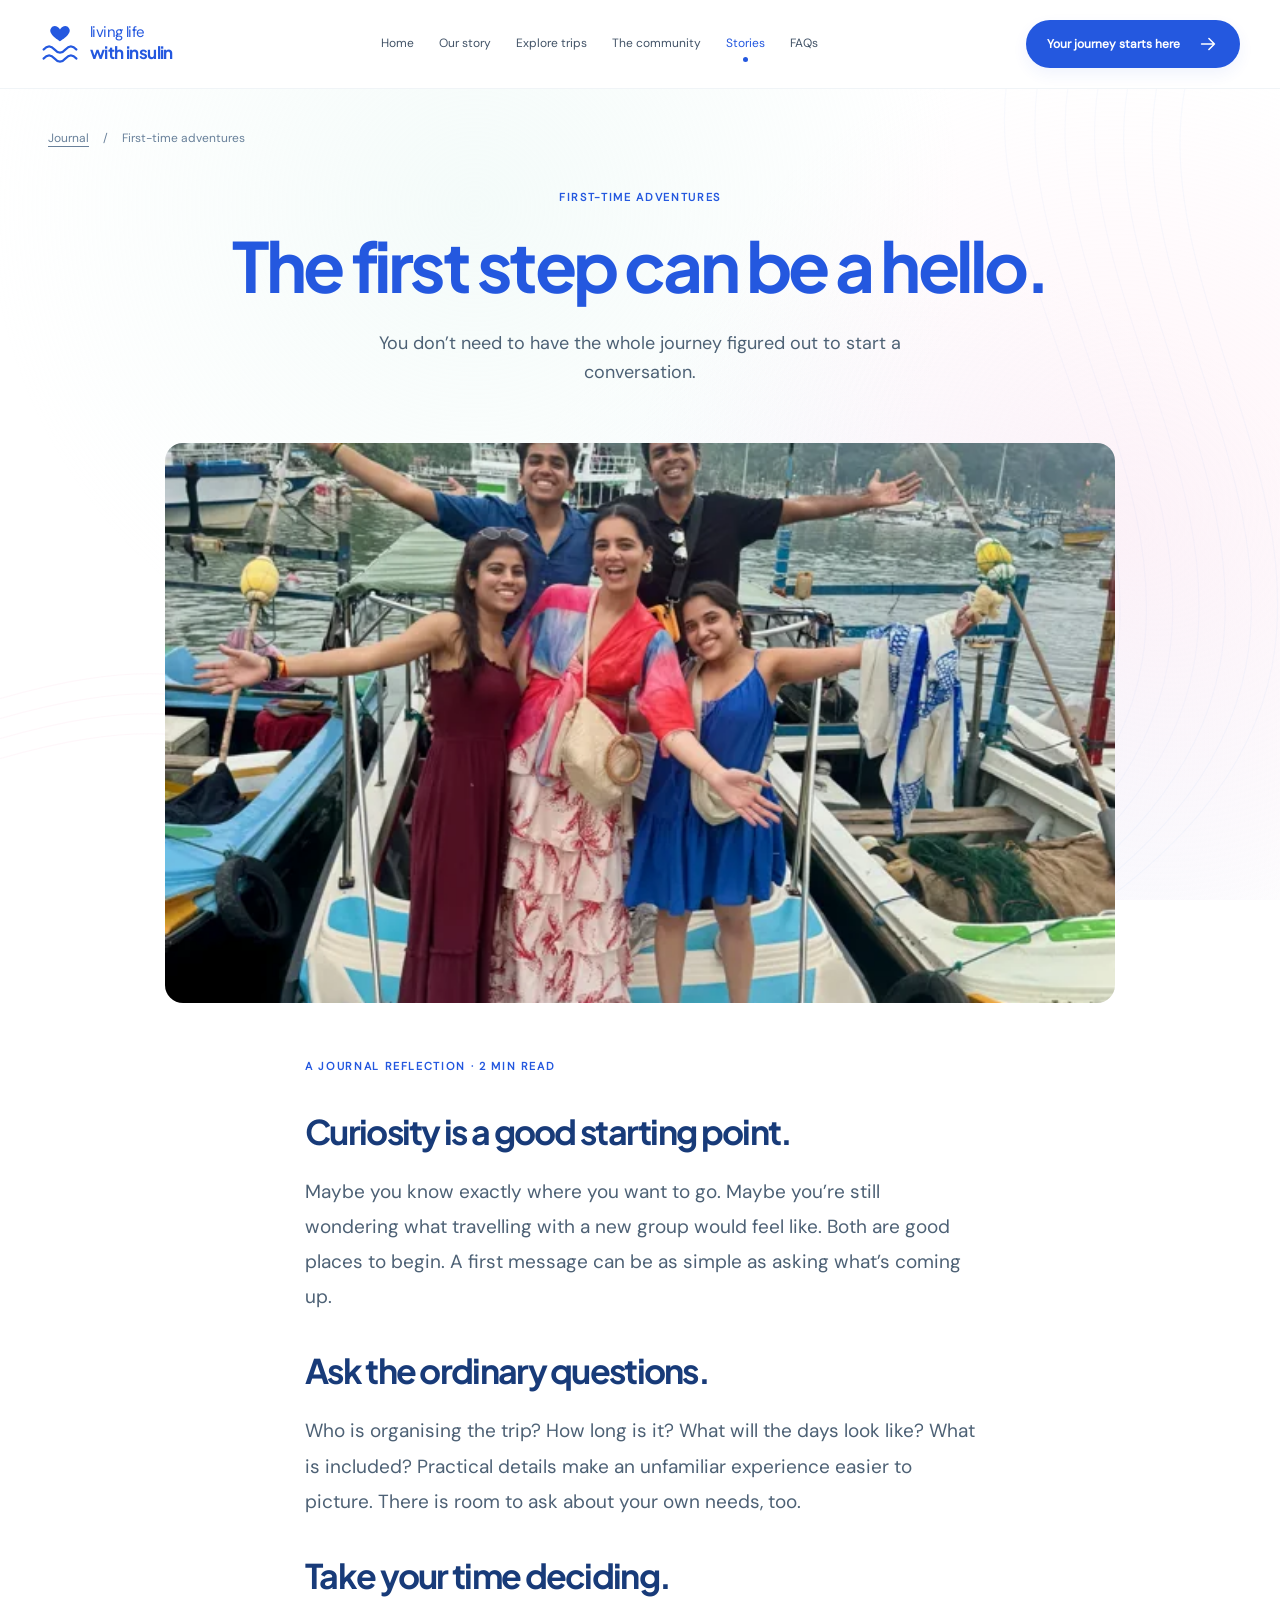
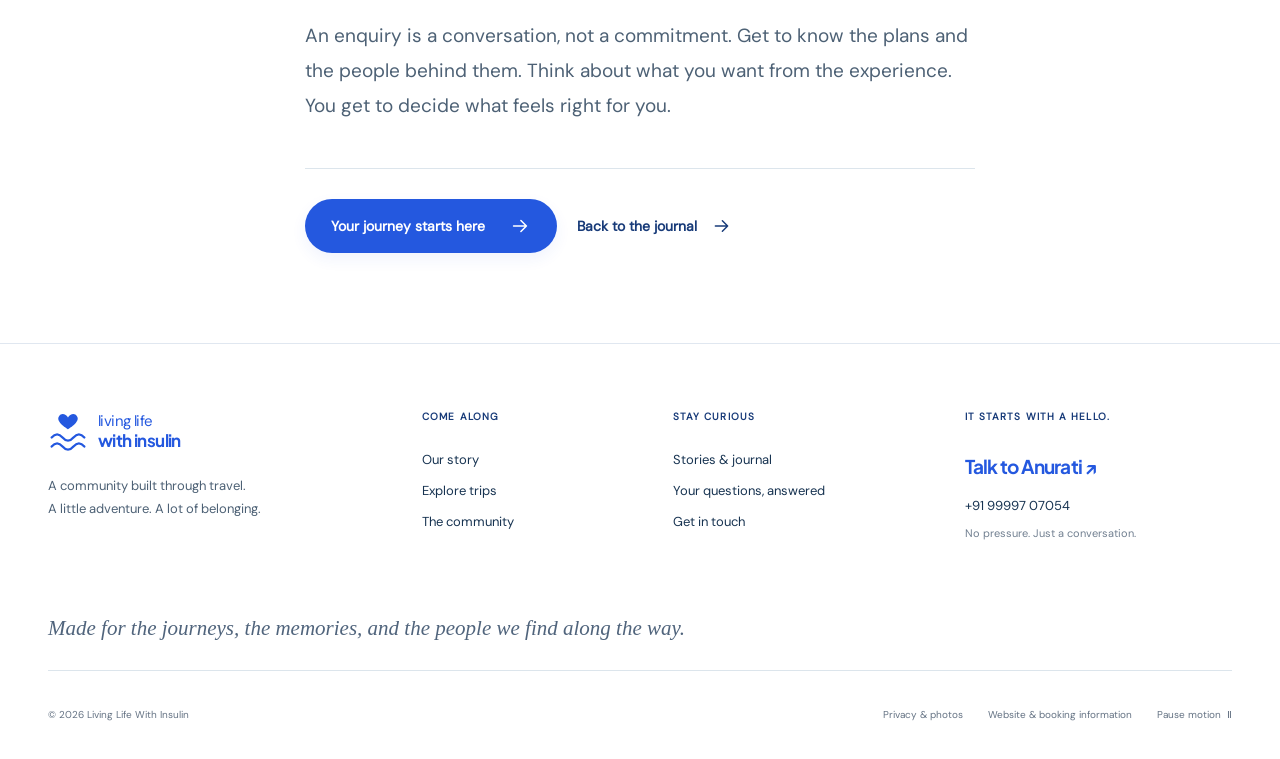
<file: docs/stories/a-first-hello/index.html>
<!doctype html><html lang="en"><head><meta charset="UTF-8"><meta name="viewport" content="width=device-width, initial-scale=1"><meta name="theme-color" content="#2458df"><title>The first step can be a hello. | Living Life With Insulin</title><meta name="description" content="You don’t need to have the whole journey figured out to start a conversation."><meta property="og:type" content="website"><meta property="og:title" content="The first step can be a hello. | LLWI"><meta property="og:description" content="You don’t need to have the whole journey figured out to start a conversation."><meta name="twitter:card" content="summary_large_image"><link rel="icon" href="../../assets/favicon.svg" type="image/svg+xml"><link rel="preload" href="../../assets/jakarta.ttf" as="font" type="font/ttf" crossorigin><link rel="stylesheet" href="../../styles.css"><script src="../../app.js" defer></script></head><body data-page="stories"><canvas id="fluid-bg" aria-hidden="true"></canvas><a class="skip" href="#main">Skip to content</a><header class="header"><div class="header-inner"><a class="brand" href="../../" aria-label="Living Life With Insulin home"><span class="logo-mark" aria-hidden="true"><svg viewBox="0 0 44 46"><path d="M22 20S8 12 12 6c3-5 8-2 10 1 2-3 7-6 10-1 4 6-10 14-10 14z" fill="currentColor"/><path d="M4 29q6-7 12 0t12 0t12 0M4 39q6-7 12 0t12 0t12 0" fill="none" stroke="currentColor" stroke-width="2.5" stroke-linecap="round"/></svg></span><span class="logo-type">living life<br><b>with insulin</b></span></a><nav class="desktop-nav" aria-label="Main navigation"><a href="../../" >Home</a><a href="../../our-story/" >Our story</a><a href="../../trips/" >Explore trips</a><a href="../../community/" >The community</a><a href="../../stories/" aria-current=page>Stories</a><a href="../../faq/" >FAQs</a></nav><a class="button primary header-cta" href="https://wa.me/919999707054?text=I%20would%20like%20to%20know%20more." target="_blank" rel="noopener noreferrer">Your journey starts here<svg viewBox="0 0 24 24" fill="none" aria-hidden="true"><path d="M5 12h14M13 6l6 6-6 6" stroke="currentColor" stroke-width="1.7" stroke-linecap="round" stroke-linejoin="round"/></svg></a><button id="menu-toggle" class="menu-toggle" aria-label="Open menu" aria-expanded="false" aria-controls="mobile-nav"><span></span><span></span></button></div><nav id="mobile-nav" class="mobile-nav" aria-label="Mobile navigation" hidden><a href="../../" >Home</a><a href="../../our-story/" >Our story</a><a href="../../trips/" >Explore trips</a><a href="../../community/" >The community</a><a href="../../stories/" aria-current=page>Stories</a><a href="../../faq/" >FAQs</a><a class="button primary" href="https://wa.me/919999707054?text=I%20would%20like%20to%20know%20more." target="_blank" rel="noopener noreferrer">Your journey starts here<svg viewBox="0 0 24 24" fill="none" aria-hidden="true"><path d="M5 12h14M13 6l6 6-6 6" stroke="currentColor" stroke-width="1.7" stroke-linecap="round" stroke-linejoin="round"/></svg></a></nav></header><main id="main"><div class="breadcrumb wrap"><a href="../../stories/">Journal</a><span>/</span>First-time adventures</div><section class="page-top wrap"><span class="eyebrow">FIRST-TIME ADVENTURES</span><h1>The first step can be a hello.</h1><p>You don’t need to have the whole journey figured out to start a conversation.</p></section><article class="journal-article"><div class="article-cover"><img class="" src="../../assets/boat-1000.webp" srcset="../../assets/boat-600.webp 600w, ../../assets/boat-1000.webp 1000w, ../../assets/boat-1600.webp 1600w" sizes="(max-width: 700px) 92vw, 45vw" width="1536" height="2048" alt="Five friends smiling with arms outstretched on the bow of a blue boat." style="object-position:50% 50%" loading="eager" decoding="async" fetchpriority=high></div><div class="article-body"><span class="eyebrow">A JOURNAL REFLECTION · 2 MIN READ</span><h2>Curiosity is a good starting point.</h2><p>Maybe you know exactly where you want to go. Maybe you’re still wondering what travelling with a new group would feel like. Both are good places to begin. A first message can be as simple as asking what’s coming up.</p><h2>Ask the ordinary questions.</h2><p>Who is organising the trip? How long is it? What will the days look like? What is included? Practical details make an unfamiliar experience easier to picture. There is room to ask about your own needs, too.</p><h2>Take your time deciding.</h2><p>An enquiry is a conversation, not a commitment. Get to know the plans and the people behind them. Think about what you want from the experience. You get to decide what feels right for you.</p><div class="article-end"><a class="button primary" href="https://wa.me/919999707054?text=I%20would%20like%20to%20know%20more." target="_blank" rel="noopener noreferrer">Your journey starts here<svg viewBox="0 0 24 24" fill="none" aria-hidden="true"><path d="M5 12h14M13 6l6 6-6 6" stroke="currentColor" stroke-width="1.7" stroke-linecap="round" stroke-linejoin="round"/></svg></a><a class="text-link" href="../../stories/">Back to the journal<svg viewBox="0 0 24 24" fill="none" aria-hidden="true"><path d="M5 12h14M13 6l6 6-6 6" stroke="currentColor" stroke-width="1.7" stroke-linecap="round" stroke-linejoin="round"/></svg></a></div></div></article></main><footer><div class="footer-top wrap"><div class="footer-brand"><a class="brand" href="../../"><span class="logo-mark" aria-hidden="true"><svg viewBox="0 0 44 46"><path d="M22 20S8 12 12 6c3-5 8-2 10 1 2-3 7-6 10-1 4 6-10 14-10 14z" fill="currentColor"/><path d="M4 29q6-7 12 0t12 0t12 0M4 39q6-7 12 0t12 0t12 0" fill="none" stroke="currentColor" stroke-width="2.5" stroke-linecap="round"/></svg></span><span class="logo-type">living life<br><b>with insulin</b></span></a><p>A community built through travel.<br>A little adventure. A lot of belonging.</p></div><div><span class="footer-label">Come along</span><a href="../../our-story/">Our story</a><a href="../../trips/">Explore trips</a><a href="../../community/">The community</a></div><div><span class="footer-label">Stay curious</span><a href="../../stories/">Stories & journal</a><a href="../../faq/">Your questions, answered</a><a href="../../contact/">Get in touch</a></div><div class="footer-hello"><span class="footer-label">It starts with a hello.</span><a href="https://wa.me/919999707054?text=I%20would%20like%20to%20know%20more." target="_blank" rel="noopener noreferrer">Talk to Anurati ↗</a><span class="phone">+91 99997 07054</span><small>No pressure. Just a conversation.</small></div></div><div class="footer-note wrap">Made for the journeys, the memories, and the people we find along the way.</div><div class="footer-bottom wrap"><span>© 2026 Living Life With Insulin</span><div><a href="../../privacy/">Privacy & photos</a><a href="../../terms/">Website & booking information</a><button class="motion-toggle" type="button" aria-pressed="false">Pause motion <span aria-hidden="true">Ⅱ</span></button></div></div></footer><dialog id="lightbox" aria-labelledby="lightbox-caption"><div class="lightbox-top"><span id="lightbox-count"></span><button type="button" class="lightbox-close" aria-label="Close photo viewer">Close ×</button></div><div class="lightbox-image-wrap"><button class="lightbox-prev" type="button" aria-label="Previous photo">←</button><img id="lightbox-img" alt=""><button class="lightbox-next" type="button" aria-label="Next photo">→</button></div><p id="lightbox-caption"></p></dialog></body></html>
</file>
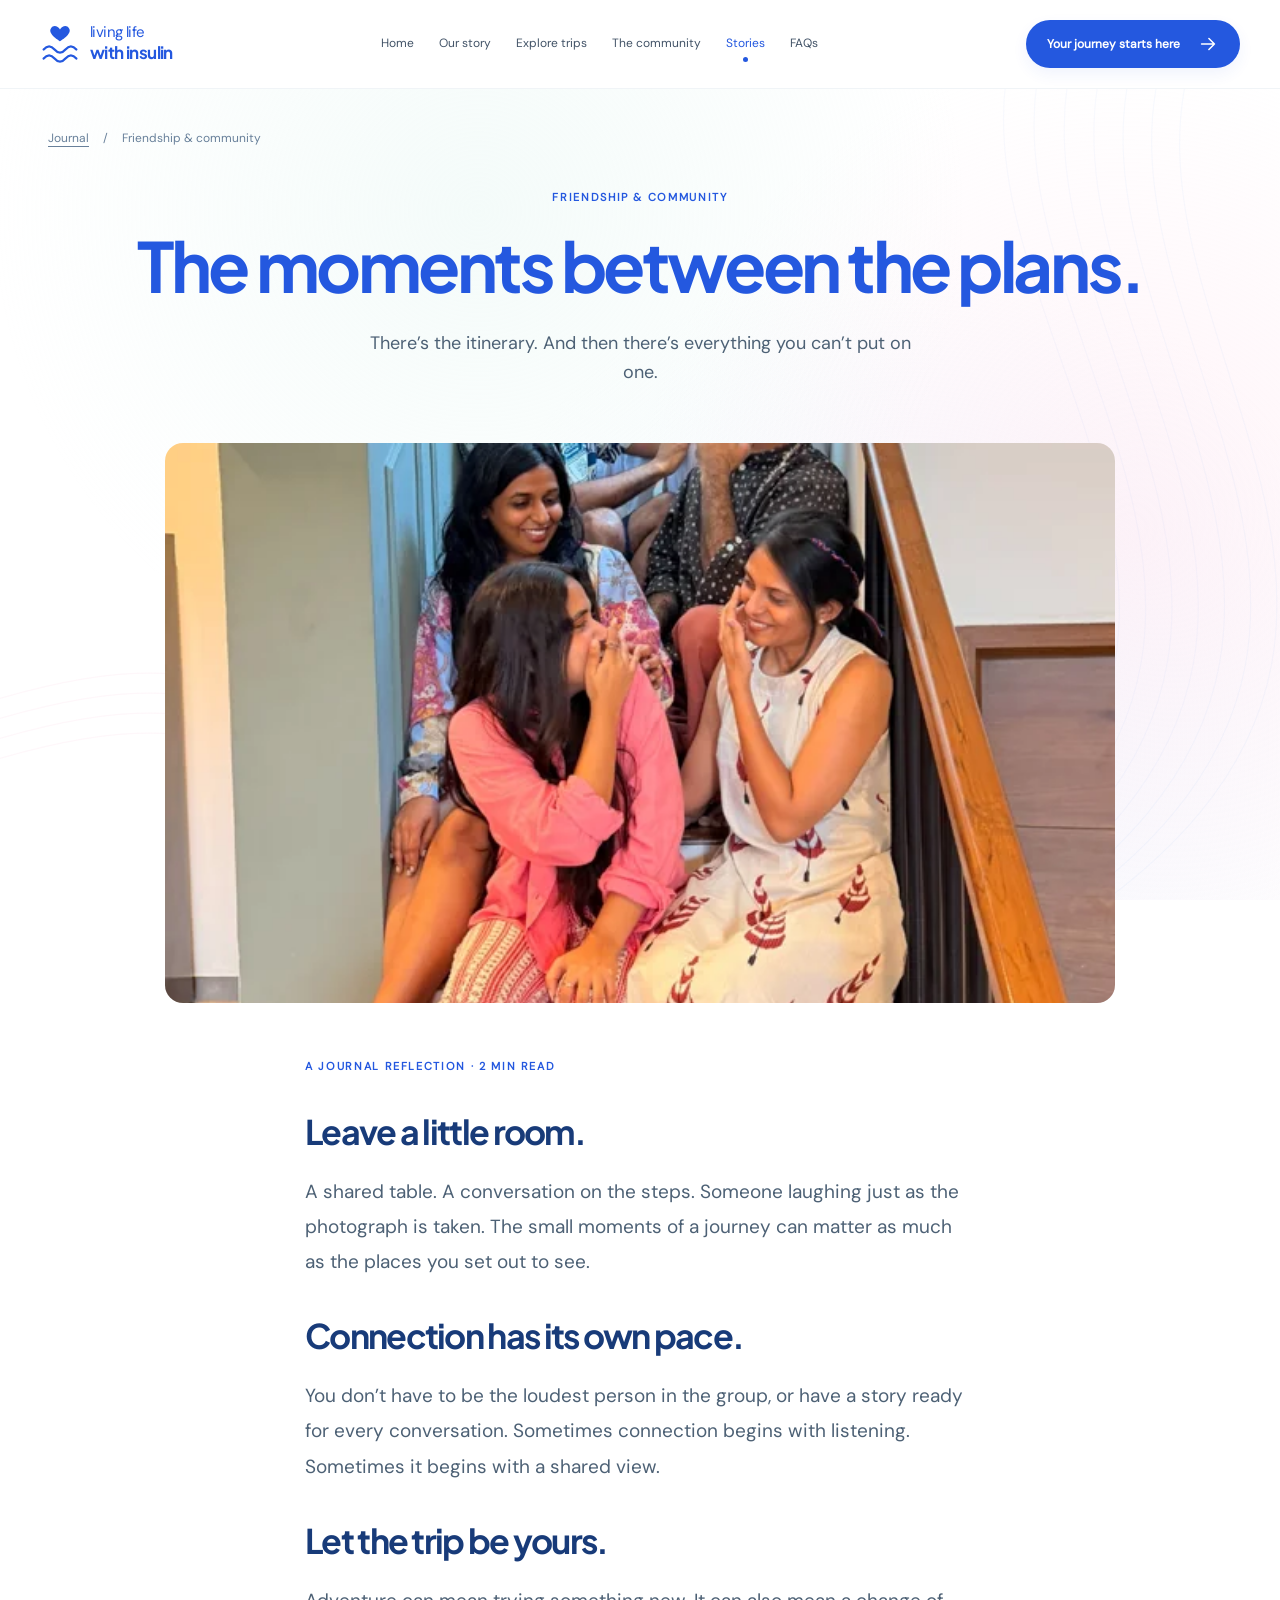
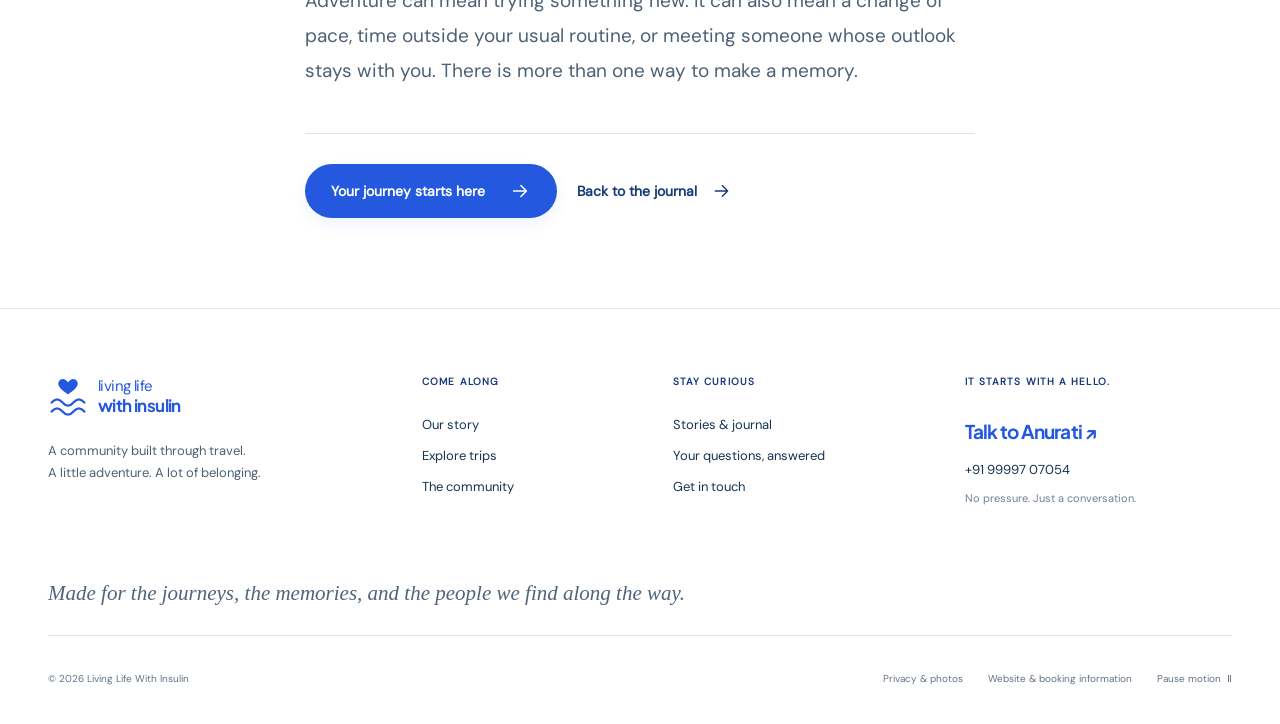
<file: docs/stories/the-in-between/index.html>
<!doctype html><html lang="en"><head><meta charset="UTF-8"><meta name="viewport" content="width=device-width, initial-scale=1"><meta name="theme-color" content="#2458df"><title>The moments between the plans. | Living Life With Insulin</title><meta name="description" content="There’s the itinerary. And then there’s everything you can’t put on one."><meta property="og:type" content="website"><meta property="og:title" content="The moments between the plans. | LLWI"><meta property="og:description" content="There’s the itinerary. And then there’s everything you can’t put on one."><meta name="twitter:card" content="summary_large_image"><link rel="icon" href="../../assets/favicon.svg" type="image/svg+xml"><link rel="preload" href="../../assets/jakarta.ttf" as="font" type="font/ttf" crossorigin><link rel="stylesheet" href="../../styles.css"><script src="../../app.js" defer></script></head><body data-page="stories"><canvas id="fluid-bg" aria-hidden="true"></canvas><a class="skip" href="#main">Skip to content</a><header class="header"><div class="header-inner"><a class="brand" href="../../" aria-label="Living Life With Insulin home"><span class="logo-mark" aria-hidden="true"><svg viewBox="0 0 44 46"><path d="M22 20S8 12 12 6c3-5 8-2 10 1 2-3 7-6 10-1 4 6-10 14-10 14z" fill="currentColor"/><path d="M4 29q6-7 12 0t12 0t12 0M4 39q6-7 12 0t12 0t12 0" fill="none" stroke="currentColor" stroke-width="2.5" stroke-linecap="round"/></svg></span><span class="logo-type">living life<br><b>with insulin</b></span></a><nav class="desktop-nav" aria-label="Main navigation"><a href="../../" >Home</a><a href="../../our-story/" >Our story</a><a href="../../trips/" >Explore trips</a><a href="../../community/" >The community</a><a href="../../stories/" aria-current=page>Stories</a><a href="../../faq/" >FAQs</a></nav><a class="button primary header-cta" href="https://wa.me/919999707054?text=I%20would%20like%20to%20know%20more." target="_blank" rel="noopener noreferrer">Your journey starts here<svg viewBox="0 0 24 24" fill="none" aria-hidden="true"><path d="M5 12h14M13 6l6 6-6 6" stroke="currentColor" stroke-width="1.7" stroke-linecap="round" stroke-linejoin="round"/></svg></a><button id="menu-toggle" class="menu-toggle" aria-label="Open menu" aria-expanded="false" aria-controls="mobile-nav"><span></span><span></span></button></div><nav id="mobile-nav" class="mobile-nav" aria-label="Mobile navigation" hidden><a href="../../" >Home</a><a href="../../our-story/" >Our story</a><a href="../../trips/" >Explore trips</a><a href="../../community/" >The community</a><a href="../../stories/" aria-current=page>Stories</a><a href="../../faq/" >FAQs</a><a class="button primary" href="https://wa.me/919999707054?text=I%20would%20like%20to%20know%20more." target="_blank" rel="noopener noreferrer">Your journey starts here<svg viewBox="0 0 24 24" fill="none" aria-hidden="true"><path d="M5 12h14M13 6l6 6-6 6" stroke="currentColor" stroke-width="1.7" stroke-linecap="round" stroke-linejoin="round"/></svg></a></nav></header><main id="main"><div class="breadcrumb wrap"><a href="../../stories/">Journal</a><span>/</span>Friendship & community</div><section class="page-top wrap"><span class="eyebrow">FRIENDSHIP & COMMUNITY</span><h1>The moments between the plans.</h1><p>There’s the itinerary. And then there’s everything you can’t put on one.</p></section><article class="journal-article"><div class="article-cover"><img class="" src="../../assets/stairs-1000.webp" srcset="../../assets/stairs-600.webp 600w, ../../assets/stairs-1000.webp 1000w, ../../assets/stairs-1600.webp 1600w" sizes="(max-width: 700px) 92vw, 45vw" width="1152" height="2048" alt="Friends sitting on a staircase, laughing and chatting with each other." style="object-position:50% 60%" loading="eager" decoding="async" fetchpriority=high></div><div class="article-body"><span class="eyebrow">A JOURNAL REFLECTION · 2 MIN READ</span><h2>Leave a little room.</h2><p>A shared table. A conversation on the steps. Someone laughing just as the photograph is taken. The small moments of a journey can matter as much as the places you set out to see.</p><h2>Connection has its own pace.</h2><p>You don’t have to be the loudest person in the group, or have a story ready for every conversation. Sometimes connection begins with listening. Sometimes it begins with a shared view.</p><h2>Let the trip be yours.</h2><p>Adventure can mean trying something new. It can also mean a change of pace, time outside your usual routine, or meeting someone whose outlook stays with you. There is more than one way to make a memory.</p><div class="article-end"><a class="button primary" href="https://wa.me/919999707054?text=I%20would%20like%20to%20know%20more." target="_blank" rel="noopener noreferrer">Your journey starts here<svg viewBox="0 0 24 24" fill="none" aria-hidden="true"><path d="M5 12h14M13 6l6 6-6 6" stroke="currentColor" stroke-width="1.7" stroke-linecap="round" stroke-linejoin="round"/></svg></a><a class="text-link" href="../../stories/">Back to the journal<svg viewBox="0 0 24 24" fill="none" aria-hidden="true"><path d="M5 12h14M13 6l6 6-6 6" stroke="currentColor" stroke-width="1.7" stroke-linecap="round" stroke-linejoin="round"/></svg></a></div></div></article></main><footer><div class="footer-top wrap"><div class="footer-brand"><a class="brand" href="../../"><span class="logo-mark" aria-hidden="true"><svg viewBox="0 0 44 46"><path d="M22 20S8 12 12 6c3-5 8-2 10 1 2-3 7-6 10-1 4 6-10 14-10 14z" fill="currentColor"/><path d="M4 29q6-7 12 0t12 0t12 0M4 39q6-7 12 0t12 0t12 0" fill="none" stroke="currentColor" stroke-width="2.5" stroke-linecap="round"/></svg></span><span class="logo-type">living life<br><b>with insulin</b></span></a><p>A community built through travel.<br>A little adventure. A lot of belonging.</p></div><div><span class="footer-label">Come along</span><a href="../../our-story/">Our story</a><a href="../../trips/">Explore trips</a><a href="../../community/">The community</a></div><div><span class="footer-label">Stay curious</span><a href="../../stories/">Stories & journal</a><a href="../../faq/">Your questions, answered</a><a href="../../contact/">Get in touch</a></div><div class="footer-hello"><span class="footer-label">It starts with a hello.</span><a href="https://wa.me/919999707054?text=I%20would%20like%20to%20know%20more." target="_blank" rel="noopener noreferrer">Talk to Anurati ↗</a><span class="phone">+91 99997 07054</span><small>No pressure. Just a conversation.</small></div></div><div class="footer-note wrap">Made for the journeys, the memories, and the people we find along the way.</div><div class="footer-bottom wrap"><span>© 2026 Living Life With Insulin</span><div><a href="../../privacy/">Privacy & photos</a><a href="../../terms/">Website & booking information</a><button class="motion-toggle" type="button" aria-pressed="false">Pause motion <span aria-hidden="true">Ⅱ</span></button></div></div></footer><dialog id="lightbox" aria-labelledby="lightbox-caption"><div class="lightbox-top"><span id="lightbox-count"></span><button type="button" class="lightbox-close" aria-label="Close photo viewer">Close ×</button></div><div class="lightbox-image-wrap"><button class="lightbox-prev" type="button" aria-label="Previous photo">←</button><img id="lightbox-img" alt=""><button class="lightbox-next" type="button" aria-label="Next photo">→</button></div><p id="lightbox-caption"></p></dialog></body></html>
</file>
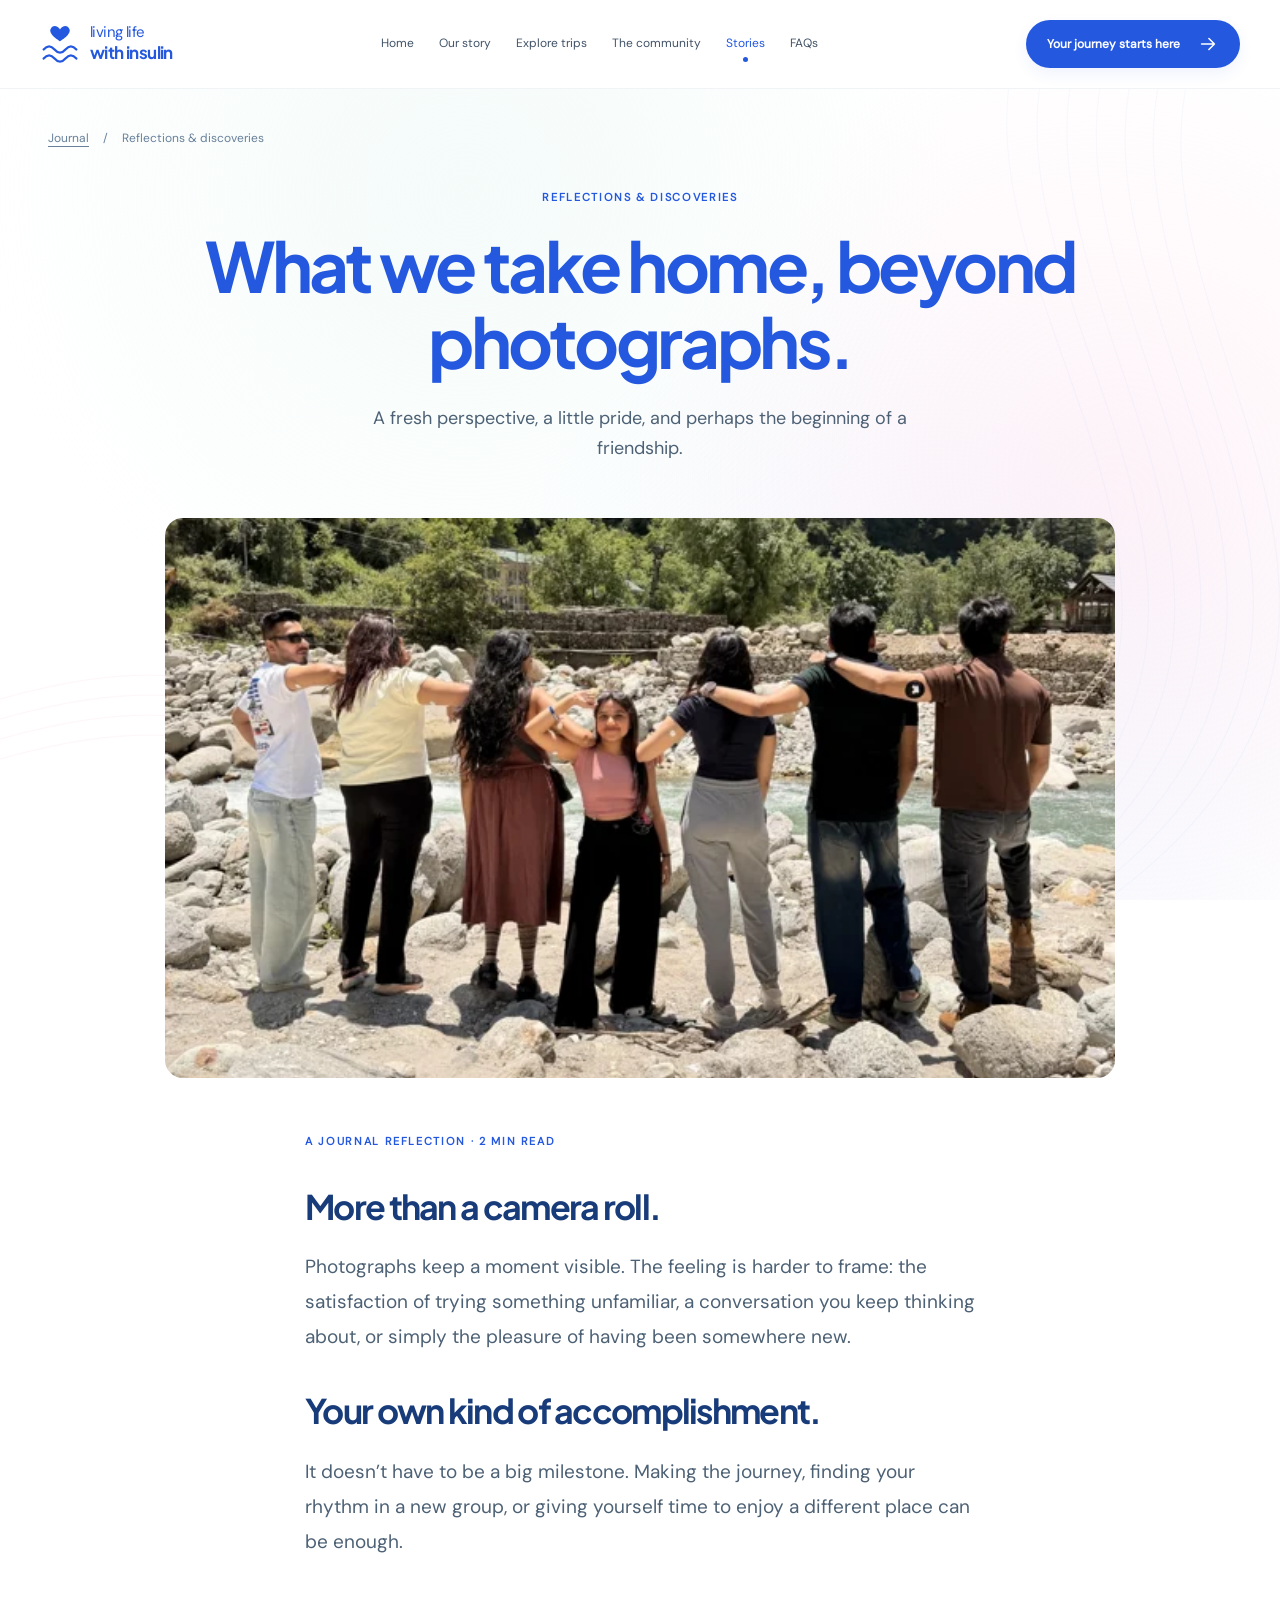
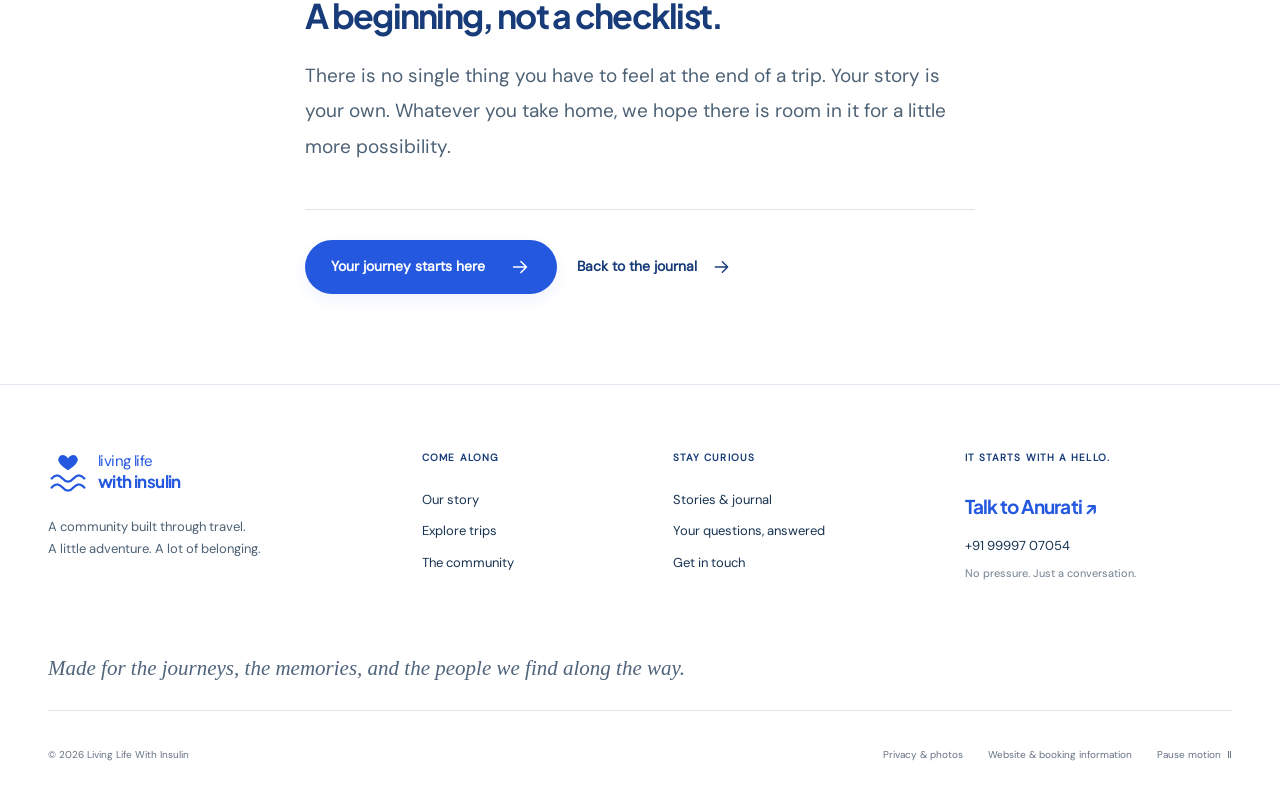
<file: docs/stories/what-we-take-home/index.html>
<!doctype html><html lang="en"><head><meta charset="UTF-8"><meta name="viewport" content="width=device-width, initial-scale=1"><meta name="theme-color" content="#2458df"><title>What we take home, beyond photographs. | Living Life With Insulin</title><meta name="description" content="A fresh perspective, a little pride, and perhaps the beginning of a friendship."><meta property="og:type" content="website"><meta property="og:title" content="What we take home, beyond photographs. | LLWI"><meta property="og:description" content="A fresh perspective, a little pride, and perhaps the beginning of a friendship."><meta name="twitter:card" content="summary_large_image"><link rel="icon" href="../../assets/favicon.svg" type="image/svg+xml"><link rel="preload" href="../../assets/jakarta.ttf" as="font" type="font/ttf" crossorigin><link rel="stylesheet" href="../../styles.css"><script src="../../app.js" defer></script></head><body data-page="stories"><canvas id="fluid-bg" aria-hidden="true"></canvas><a class="skip" href="#main">Skip to content</a><header class="header"><div class="header-inner"><a class="brand" href="../../" aria-label="Living Life With Insulin home"><span class="logo-mark" aria-hidden="true"><svg viewBox="0 0 44 46"><path d="M22 20S8 12 12 6c3-5 8-2 10 1 2-3 7-6 10-1 4 6-10 14-10 14z" fill="currentColor"/><path d="M4 29q6-7 12 0t12 0t12 0M4 39q6-7 12 0t12 0t12 0" fill="none" stroke="currentColor" stroke-width="2.5" stroke-linecap="round"/></svg></span><span class="logo-type">living life<br><b>with insulin</b></span></a><nav class="desktop-nav" aria-label="Main navigation"><a href="../../" >Home</a><a href="../../our-story/" >Our story</a><a href="../../trips/" >Explore trips</a><a href="../../community/" >The community</a><a href="../../stories/" aria-current=page>Stories</a><a href="../../faq/" >FAQs</a></nav><a class="button primary header-cta" href="https://wa.me/919999707054?text=I%20would%20like%20to%20know%20more." target="_blank" rel="noopener noreferrer">Your journey starts here<svg viewBox="0 0 24 24" fill="none" aria-hidden="true"><path d="M5 12h14M13 6l6 6-6 6" stroke="currentColor" stroke-width="1.7" stroke-linecap="round" stroke-linejoin="round"/></svg></a><button id="menu-toggle" class="menu-toggle" aria-label="Open menu" aria-expanded="false" aria-controls="mobile-nav"><span></span><span></span></button></div><nav id="mobile-nav" class="mobile-nav" aria-label="Mobile navigation" hidden><a href="../../" >Home</a><a href="../../our-story/" >Our story</a><a href="../../trips/" >Explore trips</a><a href="../../community/" >The community</a><a href="../../stories/" aria-current=page>Stories</a><a href="../../faq/" >FAQs</a><a class="button primary" href="https://wa.me/919999707054?text=I%20would%20like%20to%20know%20more." target="_blank" rel="noopener noreferrer">Your journey starts here<svg viewBox="0 0 24 24" fill="none" aria-hidden="true"><path d="M5 12h14M13 6l6 6-6 6" stroke="currentColor" stroke-width="1.7" stroke-linecap="round" stroke-linejoin="round"/></svg></a></nav></header><main id="main"><div class="breadcrumb wrap"><a href="../../stories/">Journal</a><span>/</span>Reflections & discoveries</div><section class="page-top wrap"><span class="eyebrow">REFLECTIONS & DISCOVERIES</span><h1>What we take home, beyond photographs.</h1><p>A fresh perspective, a little pride, and perhaps the beginning of a friendship.</p></section><article class="journal-article"><div class="article-cover"><img class="" src="../../assets/mountains-1000.webp" srcset="../../assets/mountains-600.webp 600w, ../../assets/mountains-1000.webp 1000w, ../../assets/mountains-1600.webp 1600w" sizes="(max-width: 700px) 92vw, 45vw" width="1536" height="2048" alt="Friends standing arm in arm beside a rocky river and green mountain slopes." style="object-position:50% 54%" loading="eager" decoding="async" fetchpriority=high></div><div class="article-body"><span class="eyebrow">A JOURNAL REFLECTION · 2 MIN READ</span><h2>More than a camera roll.</h2><p>Photographs keep a moment visible. The feeling is harder to frame: the satisfaction of trying something unfamiliar, a conversation you keep thinking about, or simply the pleasure of having been somewhere new.</p><h2>Your own kind of accomplishment.</h2><p>It doesn’t have to be a big milestone. Making the journey, finding your rhythm in a new group, or giving yourself time to enjoy a different place can be enough.</p><h2>A beginning, not a checklist.</h2><p>There is no single thing you have to feel at the end of a trip. Your story is your own. Whatever you take home, we hope there is room in it for a little more possibility.</p><div class="article-end"><a class="button primary" href="https://wa.me/919999707054?text=I%20would%20like%20to%20know%20more." target="_blank" rel="noopener noreferrer">Your journey starts here<svg viewBox="0 0 24 24" fill="none" aria-hidden="true"><path d="M5 12h14M13 6l6 6-6 6" stroke="currentColor" stroke-width="1.7" stroke-linecap="round" stroke-linejoin="round"/></svg></a><a class="text-link" href="../../stories/">Back to the journal<svg viewBox="0 0 24 24" fill="none" aria-hidden="true"><path d="M5 12h14M13 6l6 6-6 6" stroke="currentColor" stroke-width="1.7" stroke-linecap="round" stroke-linejoin="round"/></svg></a></div></div></article></main><footer><div class="footer-top wrap"><div class="footer-brand"><a class="brand" href="../../"><span class="logo-mark" aria-hidden="true"><svg viewBox="0 0 44 46"><path d="M22 20S8 12 12 6c3-5 8-2 10 1 2-3 7-6 10-1 4 6-10 14-10 14z" fill="currentColor"/><path d="M4 29q6-7 12 0t12 0t12 0M4 39q6-7 12 0t12 0t12 0" fill="none" stroke="currentColor" stroke-width="2.5" stroke-linecap="round"/></svg></span><span class="logo-type">living life<br><b>with insulin</b></span></a><p>A community built through travel.<br>A little adventure. A lot of belonging.</p></div><div><span class="footer-label">Come along</span><a href="../../our-story/">Our story</a><a href="../../trips/">Explore trips</a><a href="../../community/">The community</a></div><div><span class="footer-label">Stay curious</span><a href="../../stories/">Stories & journal</a><a href="../../faq/">Your questions, answered</a><a href="../../contact/">Get in touch</a></div><div class="footer-hello"><span class="footer-label">It starts with a hello.</span><a href="https://wa.me/919999707054?text=I%20would%20like%20to%20know%20more." target="_blank" rel="noopener noreferrer">Talk to Anurati ↗</a><span class="phone">+91 99997 07054</span><small>No pressure. Just a conversation.</small></div></div><div class="footer-note wrap">Made for the journeys, the memories, and the people we find along the way.</div><div class="footer-bottom wrap"><span>© 2026 Living Life With Insulin</span><div><a href="../../privacy/">Privacy & photos</a><a href="../../terms/">Website & booking information</a><button class="motion-toggle" type="button" aria-pressed="false">Pause motion <span aria-hidden="true">Ⅱ</span></button></div></div></footer><dialog id="lightbox" aria-labelledby="lightbox-caption"><div class="lightbox-top"><span id="lightbox-count"></span><button type="button" class="lightbox-close" aria-label="Close photo viewer">Close ×</button></div><div class="lightbox-image-wrap"><button class="lightbox-prev" type="button" aria-label="Previous photo">←</button><img id="lightbox-img" alt=""><button class="lightbox-next" type="button" aria-label="Next photo">→</button></div><p id="lightbox-caption"></p></dialog></body></html>
</file>
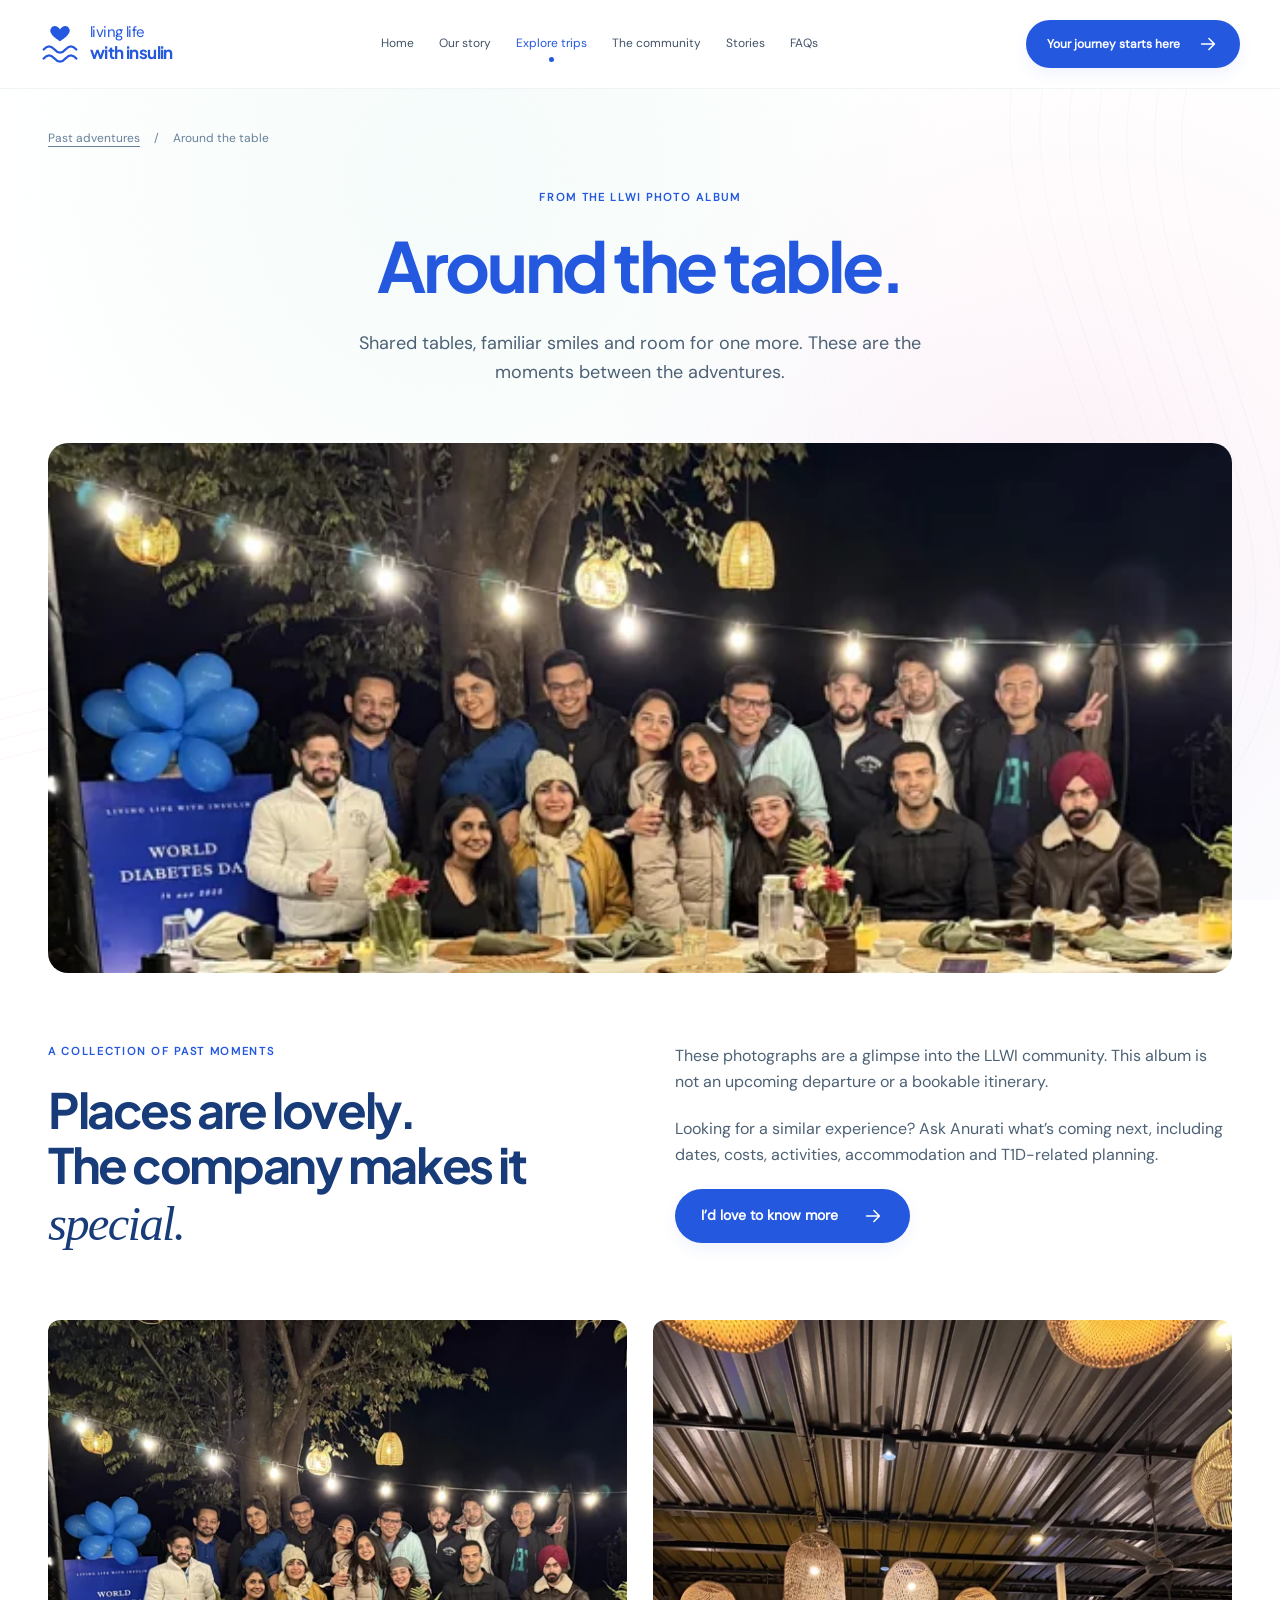
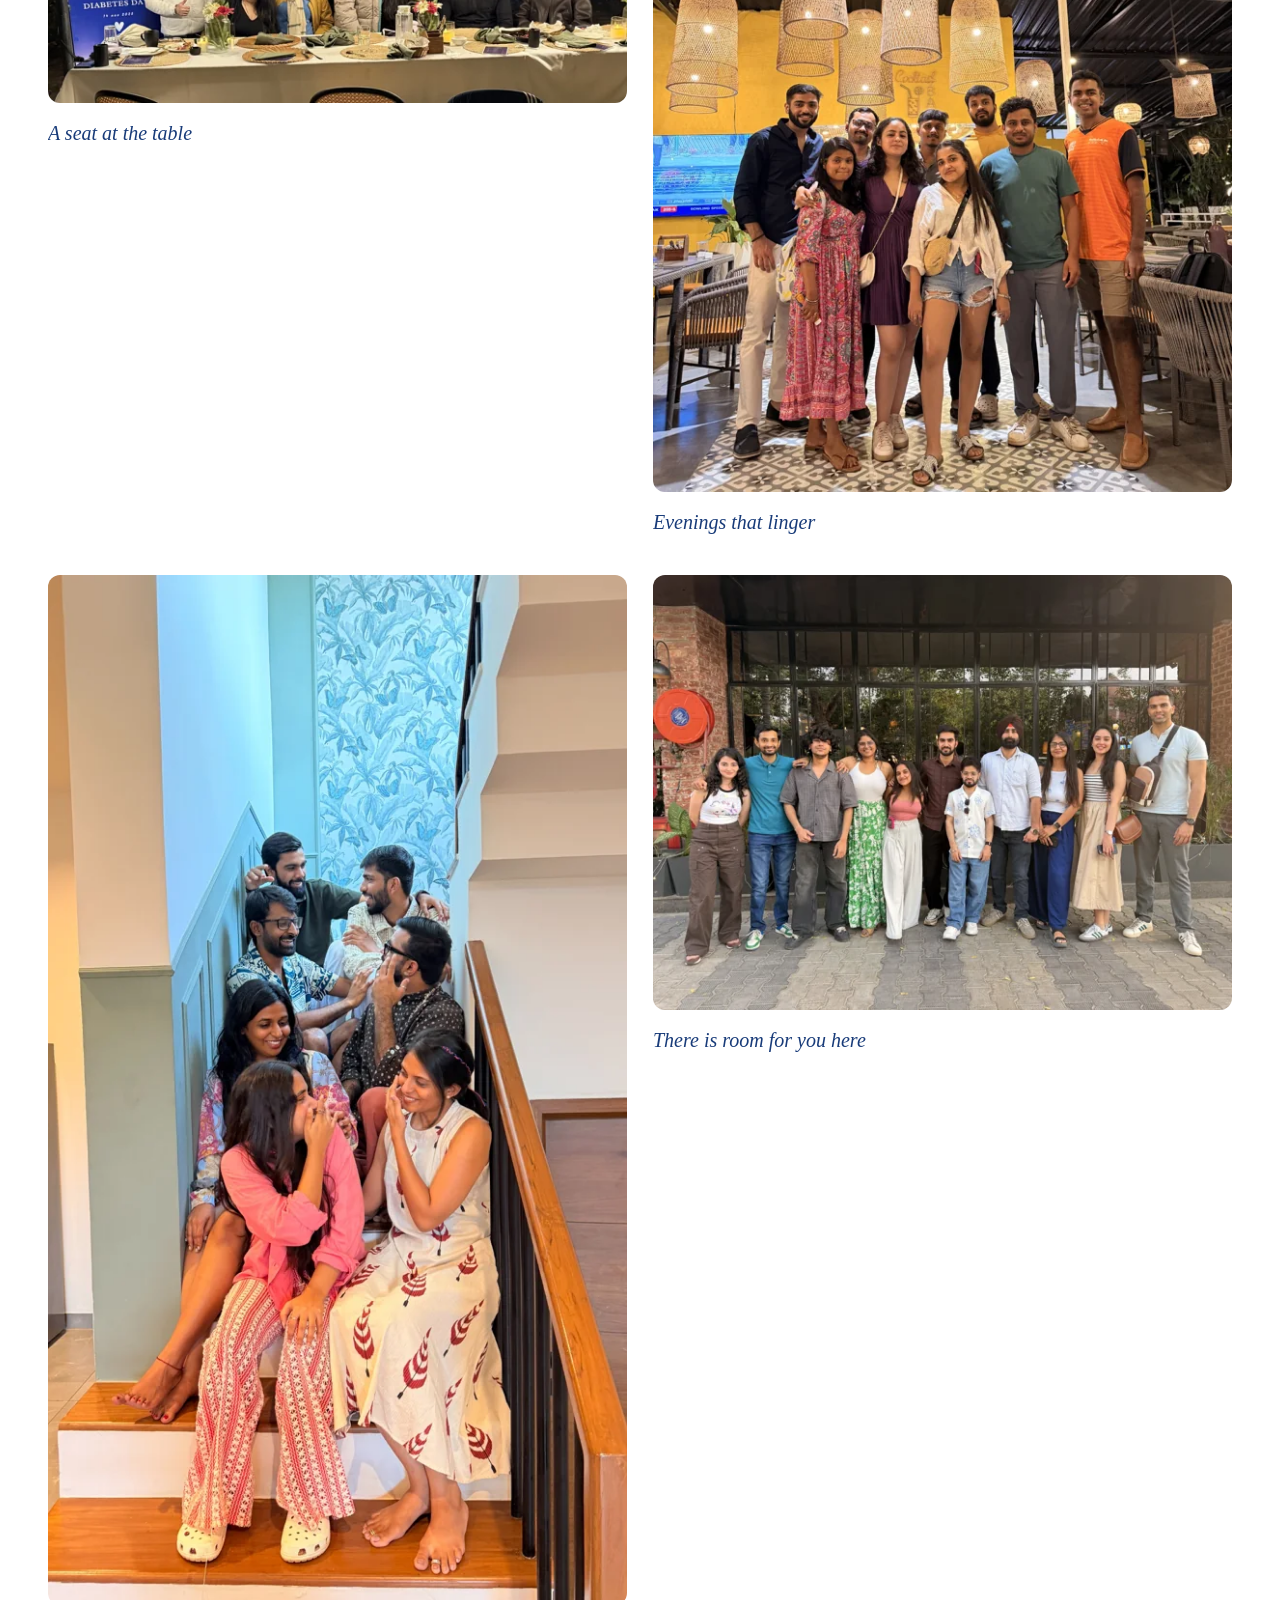
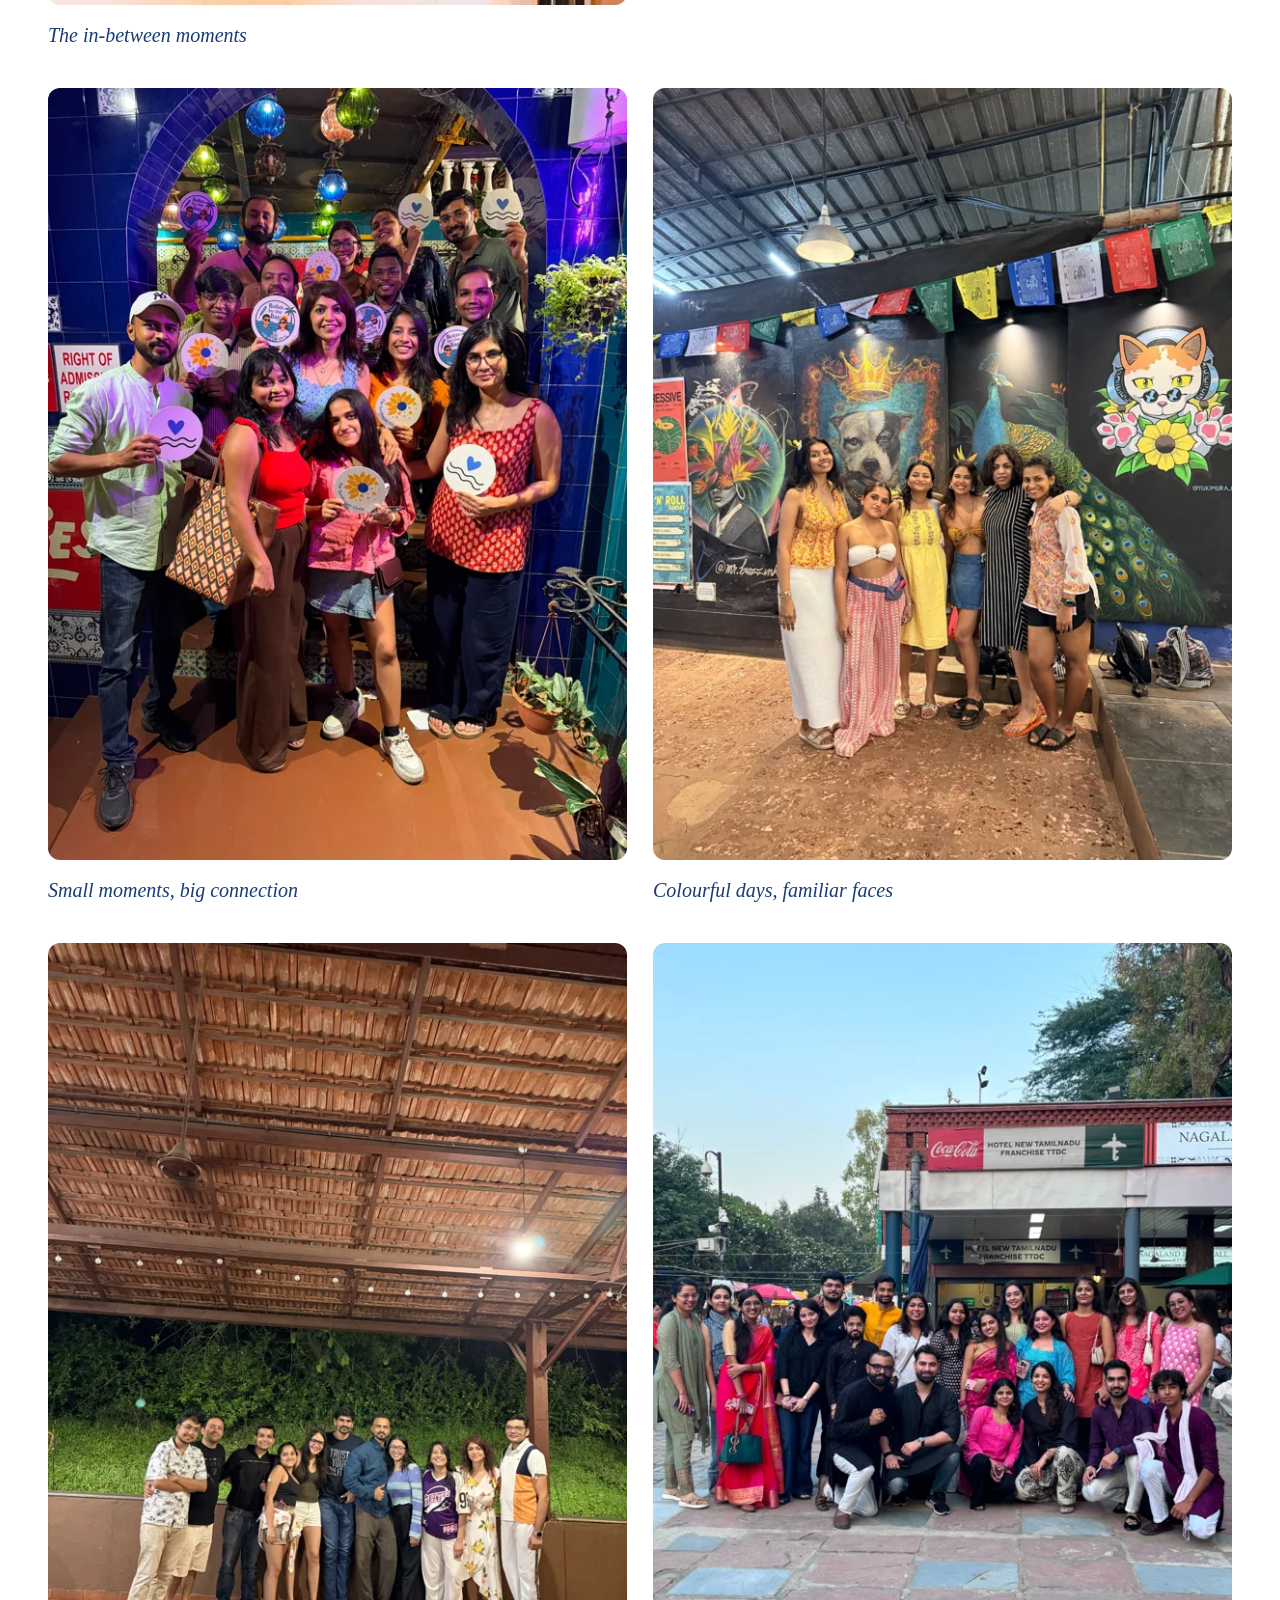
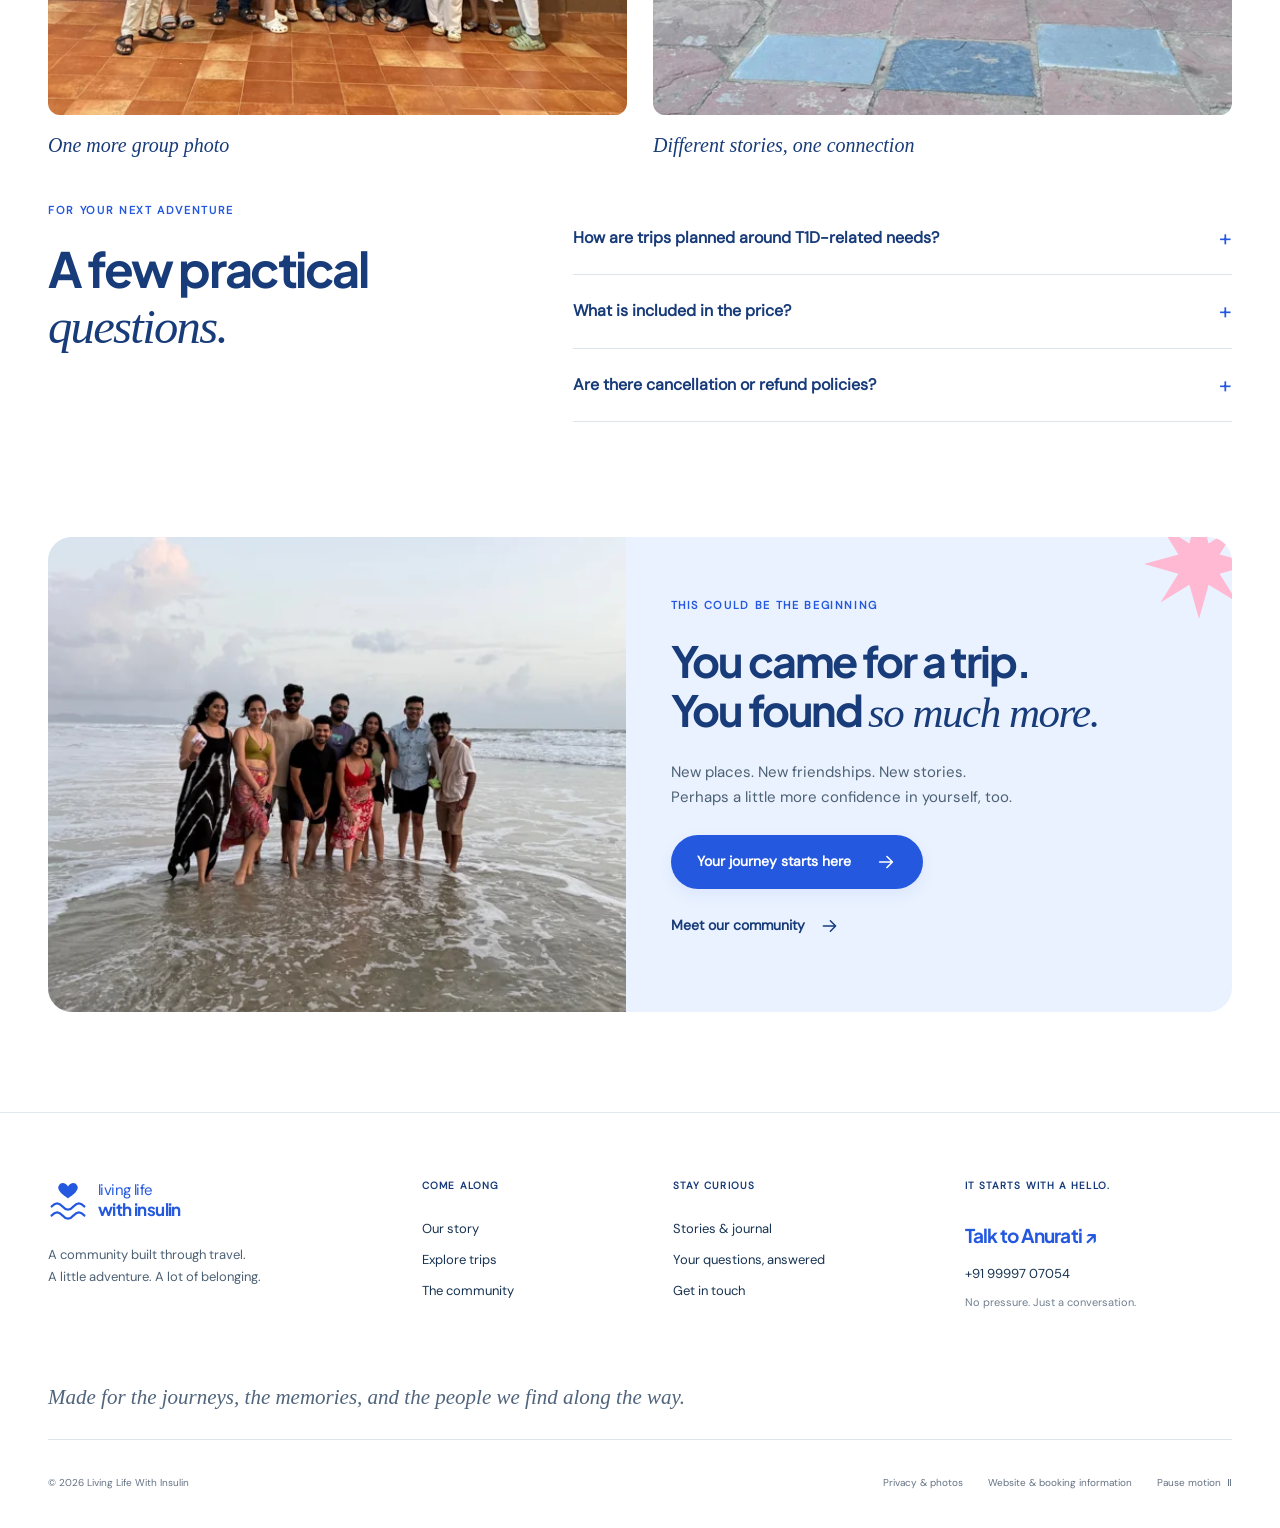
<file: docs/trips/around-the-table/index.html>
<!doctype html><html lang="en"><head><meta charset="UTF-8"><meta name="viewport" content="width=device-width, initial-scale=1"><meta name="theme-color" content="#2458df"><title>Around the table · Photo album | Living Life With Insulin</title><meta name="description" content="Shared tables, familiar smiles and room for one more. These are the moments between the adventures."><meta property="og:type" content="website"><meta property="og:title" content="Around the table · Photo album | LLWI"><meta property="og:description" content="Shared tables, familiar smiles and room for one more. These are the moments between the adventures."><meta name="twitter:card" content="summary_large_image"><link rel="icon" href="../../assets/favicon.svg" type="image/svg+xml"><link rel="preload" href="../../assets/jakarta.ttf" as="font" type="font/ttf" crossorigin><link rel="stylesheet" href="../../styles.css"><script src="../../app.js" defer></script></head><body data-page="trips"><canvas id="fluid-bg" aria-hidden="true"></canvas><a class="skip" href="#main">Skip to content</a><header class="header"><div class="header-inner"><a class="brand" href="../../" aria-label="Living Life With Insulin home"><span class="logo-mark" aria-hidden="true"><svg viewBox="0 0 44 46"><path d="M22 20S8 12 12 6c3-5 8-2 10 1 2-3 7-6 10-1 4 6-10 14-10 14z" fill="currentColor"/><path d="M4 29q6-7 12 0t12 0t12 0M4 39q6-7 12 0t12 0t12 0" fill="none" stroke="currentColor" stroke-width="2.5" stroke-linecap="round"/></svg></span><span class="logo-type">living life<br><b>with insulin</b></span></a><nav class="desktop-nav" aria-label="Main navigation"><a href="../../" >Home</a><a href="../../our-story/" >Our story</a><a href="../../trips/" aria-current=page>Explore trips</a><a href="../../community/" >The community</a><a href="../../stories/" >Stories</a><a href="../../faq/" >FAQs</a></nav><a class="button primary header-cta" href="https://wa.me/919999707054?text=I%20would%20like%20to%20know%20more." target="_blank" rel="noopener noreferrer">Your journey starts here<svg viewBox="0 0 24 24" fill="none" aria-hidden="true"><path d="M5 12h14M13 6l6 6-6 6" stroke="currentColor" stroke-width="1.7" stroke-linecap="round" stroke-linejoin="round"/></svg></a><button id="menu-toggle" class="menu-toggle" aria-label="Open menu" aria-expanded="false" aria-controls="mobile-nav"><span></span><span></span></button></div><nav id="mobile-nav" class="mobile-nav" aria-label="Mobile navigation" hidden><a href="../../" >Home</a><a href="../../our-story/" >Our story</a><a href="../../trips/" aria-current=page>Explore trips</a><a href="../../community/" >The community</a><a href="../../stories/" >Stories</a><a href="../../faq/" >FAQs</a><a class="button primary" href="https://wa.me/919999707054?text=I%20would%20like%20to%20know%20more." target="_blank" rel="noopener noreferrer">Your journey starts here<svg viewBox="0 0 24 24" fill="none" aria-hidden="true"><path d="M5 12h14M13 6l6 6-6 6" stroke="currentColor" stroke-width="1.7" stroke-linecap="round" stroke-linejoin="round"/></svg></a></nav></header><main id="main"><div class="wrap breadcrumb"><a href="../../trips/#past">Past adventures</a><span>/</span>Around the table</div><section class="page-top wrap"><span class="eyebrow">FROM THE LLWI PHOTO ALBUM</span><h1>Around the table.</h1><p>Shared tables, familiar smiles and room for one more. These are the moments between the adventures.</p></section><section class="wrap chapter-detail"><div class="chapter-hero"><img class="" src="../../assets/dinner-1000.webp" srcset="../../assets/dinner-600.webp 600w, ../../assets/dinner-1000.webp 1000w, ../../assets/dinner-1600.webp 1600w" sizes="(max-width: 700px) 92vw, 45vw" width="2048" height="1350" alt="Friends gathered around a long dinner table under warm string lights." style="object-position:50% 60%" loading="eager" decoding="async" fetchpriority=high></div><div class="chapter-summary"><div><span class="eyebrow">A COLLECTION OF PAST MOMENTS</span><h2>Places are lovely.<br>The company makes it <em>special.</em></h2></div><div><p>These photographs are a glimpse into the LLWI community. This album is not an upcoming departure or a bookable itinerary.</p><p>Looking for a similar experience? Ask Anurati what’s coming next, including dates, costs, activities, accommodation and T1D-related planning.</p><a class="button primary" href="https://wa.me/919999707054?text=I%20would%20like%20to%20know%20more." target="_blank" rel="noopener noreferrer">I’d love to know more<svg viewBox="0 0 24 24" fill="none" aria-hidden="true"><path d="M5 12h14M13 6l6 6-6 6" stroke="currentColor" stroke-width="1.7" stroke-linecap="round" stroke-linejoin="round"/></svg></a></div></div><div class="gallery-grid small-gallery"><button class="photo-tile" type="button" data-photo="dinner" aria-label="Open photo: A seat at the table"><img class="" src="../../assets/dinner-1000.webp" srcset="../../assets/dinner-600.webp 600w, ../../assets/dinner-1000.webp 1000w, ../../assets/dinner-1600.webp 1600w" sizes="(max-width: 700px) 92vw, 45vw" width="2048" height="1350" alt="Friends gathered around a long dinner table under warm string lights." style="object-position:50% 60%" loading="lazy" decoding="async" ><span>A seat at the table</span><i class="expand" aria-hidden="true">↗</i></button><button class="photo-tile" type="button" data-photo="evening" aria-label="Open photo: Evenings that linger"><img class="" src="../../assets/evening-1000.webp" srcset="../../assets/evening-600.webp 600w, ../../assets/evening-1000.webp 1000w, ../../assets/evening-1600.webp 1600w" sizes="(max-width: 700px) 92vw, 45vw" width="1536" height="2048" alt="Friends posing together beneath woven pendant lamps at a restaurant." style="object-position:50% 65%" loading="lazy" decoding="async" ><span>Evenings that linger</span><i class="expand" aria-hidden="true">↗</i></button><button class="photo-tile" type="button" data-photo="stairs" aria-label="Open photo: The in-between moments"><img class="" src="../../assets/stairs-1000.webp" srcset="../../assets/stairs-600.webp 600w, ../../assets/stairs-1000.webp 1000w, ../../assets/stairs-1600.webp 1600w" sizes="(max-width: 700px) 92vw, 45vw" width="1152" height="2048" alt="Friends sitting on a staircase, laughing and chatting with each other." style="object-position:50% 60%" loading="lazy" decoding="async" ><span>The in-between moments</span><i class="expand" aria-hidden="true">↗</i></button><button class="photo-tile" type="button" data-photo="meetup" aria-label="Open photo: There is room for you here"><img class="" src="../../assets/meetup-1000.webp" srcset="../../assets/meetup-600.webp 600w, ../../assets/meetup-1000.webp 1000w, ../../assets/meetup-1600.webp 1600w" sizes="(max-width: 700px) 92vw, 45vw" width="2048" height="1536" alt="A group of friends outside a brick-fronted café in daylight." style="object-position:50% 58%" loading="lazy" decoding="async" ><span>There is room for you here</span><i class="expand" aria-hidden="true">↗</i></button><button class="photo-tile" type="button" data-photo="celebrate" aria-label="Open photo: Small moments, big connection"><img class="" src="../../assets/celebrate-1000.webp" srcset="../../assets/celebrate-600.webp 600w, ../../assets/celebrate-1000.webp 1000w, ../../assets/celebrate-1600.webp 1600w" sizes="(max-width: 700px) 92vw, 45vw" width="1536" height="2048" alt="A lively group posing with colourful signs beneath a blue tiled archway." style="object-position:50% 45%" loading="lazy" decoding="async" ><span>Small moments, big connection</span><i class="expand" aria-hidden="true">↗</i></button><button class="photo-tile" type="button" data-photo="colour" aria-label="Open photo: Colourful days, familiar faces"><img class="" src="../../assets/colour-1000.webp" srcset="../../assets/colour-600.webp 600w, ../../assets/colour-1000.webp 1000w, ../../assets/colour-1600.webp 1600w" sizes="(max-width: 700px) 92vw, 45vw" width="1536" height="2048" alt="A group of friends beside a colourful wall of animal murals." style="object-position:50% 62%" loading="lazy" decoding="async" ><span>Colourful days, familiar faces</span><i class="expand" aria-hidden="true">↗</i></button><button class="photo-tile" type="button" data-photo="night" aria-label="Open photo: One more group photo"><img class="" src="../../assets/night-1000.webp" srcset="../../assets/night-600.webp 600w, ../../assets/night-1000.webp 1000w, ../../assets/night-1600.webp 1600w" sizes="(max-width: 700px) 92vw, 45vw" width="1536" height="2048" alt="Friends gathered beneath a terracotta-roofed terrace at night." style="object-position:50% 73%" loading="lazy" decoding="async" ><span>One more group photo</span><i class="expand" aria-hidden="true">↗</i></button><button class="photo-tile" type="button" data-photo="gathering" aria-label="Open photo: Different stories, one connection"><img class="" src="../../assets/gathering-1000.webp" srcset="../../assets/gathering-600.webp 600w, ../../assets/gathering-1000.webp 1000w, ../../assets/gathering-1600.webp 1600w" sizes="(max-width: 700px) 92vw, 45vw" width="1536" height="2048" alt="A large group of friends in colourful clothing at an outdoor gathering." style="object-position:50% 58%" loading="lazy" decoding="async" ><span>Different stories, one connection</span><i class="expand" aria-hidden="true">↗</i></button></div></section><section class="section wrap quick-faq"><div><span class="eyebrow">FOR YOUR NEXT ADVENTURE</span><h2>A few practical<br><em>questions.</em></h2></div><div class="faq-list "><details><summary>How are trips planned around T1D-related needs?<span aria-hidden="true">+</span></summary><div class="faq-answer"><p>Talk to Anurati about the specific itinerary, meal timings, activity demands, storage arrangements and support available. These details should be confirmed for each trip. Community support does not replace your personal diabetes management or medical care.</p></div></details><details><summary>What is included in the price?<span aria-hidden="true">+</span></summary><div class="faq-answer"><p>Inclusions, exclusions, accommodation, transport and payment terms vary by trip. Request the full written details from Anurati before making a payment.</p></div></details><details><summary>Are there cancellation or refund policies?<span aria-hidden="true">+</span></summary><div class="faq-answer"><p>Ask Anurati for the cancellation, refund and any transfer terms for your specific trip before booking. No universal cancellation or refund policy is listed on this site.</p></div></details></div></section><section class="closing wrap reveal"><div class="closing-photo"><img class="" src="../../assets/beach-1000.webp" srcset="../../assets/beach-600.webp 600w, ../../assets/beach-1000.webp 1000w, ../../assets/beach-1600.webp 1600w" sizes="(max-width: 700px) 92vw, 45vw" width="2048" height="1536" alt="Friends standing together in gentle surf on a wide beach." style="object-position:50% 52%" loading="lazy" decoding="async" ></div><div class="closing-copy"><span class="eyebrow">THIS COULD BE THE BEGINNING</span><h2>You came for a trip.<br>You found <em>so much more.</em></h2><p>New places. New friendships. New stories.<br>Perhaps a little more confidence in yourself, too.</p><a class="button primary" href="https://wa.me/919999707054?text=I%20would%20like%20to%20know%20more." target="_blank" rel="noopener noreferrer">Your journey starts here<svg viewBox="0 0 24 24" fill="none" aria-hidden="true"><path d="M5 12h14M13 6l6 6-6 6" stroke="currentColor" stroke-width="1.7" stroke-linecap="round" stroke-linejoin="round"/></svg></a><a class="text-link" href="../../community/">Meet our community<svg viewBox="0 0 24 24" fill="none" aria-hidden="true"><path d="M5 12h14M13 6l6 6-6 6" stroke="currentColor" stroke-width="1.7" stroke-linecap="round" stroke-linejoin="round"/></svg></a></div><svg class="spark" viewBox="0 0 80 80" aria-hidden="true"><path d="M40 0l7 25L68 12 55 33l25 7-25 7 13 21-21-13-7 25-7-25-21 13 13-21L0 40l25-7-13-21 21 13z" fill="currentColor"/></svg></section></main><footer><div class="footer-top wrap"><div class="footer-brand"><a class="brand" href="../../"><span class="logo-mark" aria-hidden="true"><svg viewBox="0 0 44 46"><path d="M22 20S8 12 12 6c3-5 8-2 10 1 2-3 7-6 10-1 4 6-10 14-10 14z" fill="currentColor"/><path d="M4 29q6-7 12 0t12 0t12 0M4 39q6-7 12 0t12 0t12 0" fill="none" stroke="currentColor" stroke-width="2.5" stroke-linecap="round"/></svg></span><span class="logo-type">living life<br><b>with insulin</b></span></a><p>A community built through travel.<br>A little adventure. A lot of belonging.</p></div><div><span class="footer-label">Come along</span><a href="../../our-story/">Our story</a><a href="../../trips/">Explore trips</a><a href="../../community/">The community</a></div><div><span class="footer-label">Stay curious</span><a href="../../stories/">Stories & journal</a><a href="../../faq/">Your questions, answered</a><a href="../../contact/">Get in touch</a></div><div class="footer-hello"><span class="footer-label">It starts with a hello.</span><a href="https://wa.me/919999707054?text=I%20would%20like%20to%20know%20more." target="_blank" rel="noopener noreferrer">Talk to Anurati ↗</a><span class="phone">+91 99997 07054</span><small>No pressure. Just a conversation.</small></div></div><div class="footer-note wrap">Made for the journeys, the memories, and the people we find along the way.</div><div class="footer-bottom wrap"><span>© 2026 Living Life With Insulin</span><div><a href="../../privacy/">Privacy & photos</a><a href="../../terms/">Website & booking information</a><button class="motion-toggle" type="button" aria-pressed="false">Pause motion <span aria-hidden="true">Ⅱ</span></button></div></div></footer><dialog id="lightbox" aria-labelledby="lightbox-caption"><div class="lightbox-top"><span id="lightbox-count"></span><button type="button" class="lightbox-close" aria-label="Close photo viewer">Close ×</button></div><div class="lightbox-image-wrap"><button class="lightbox-prev" type="button" aria-label="Previous photo">←</button><img id="lightbox-img" alt=""><button class="lightbox-next" type="button" aria-label="Next photo">→</button></div><p id="lightbox-caption"></p></dialog></body></html>
</file>
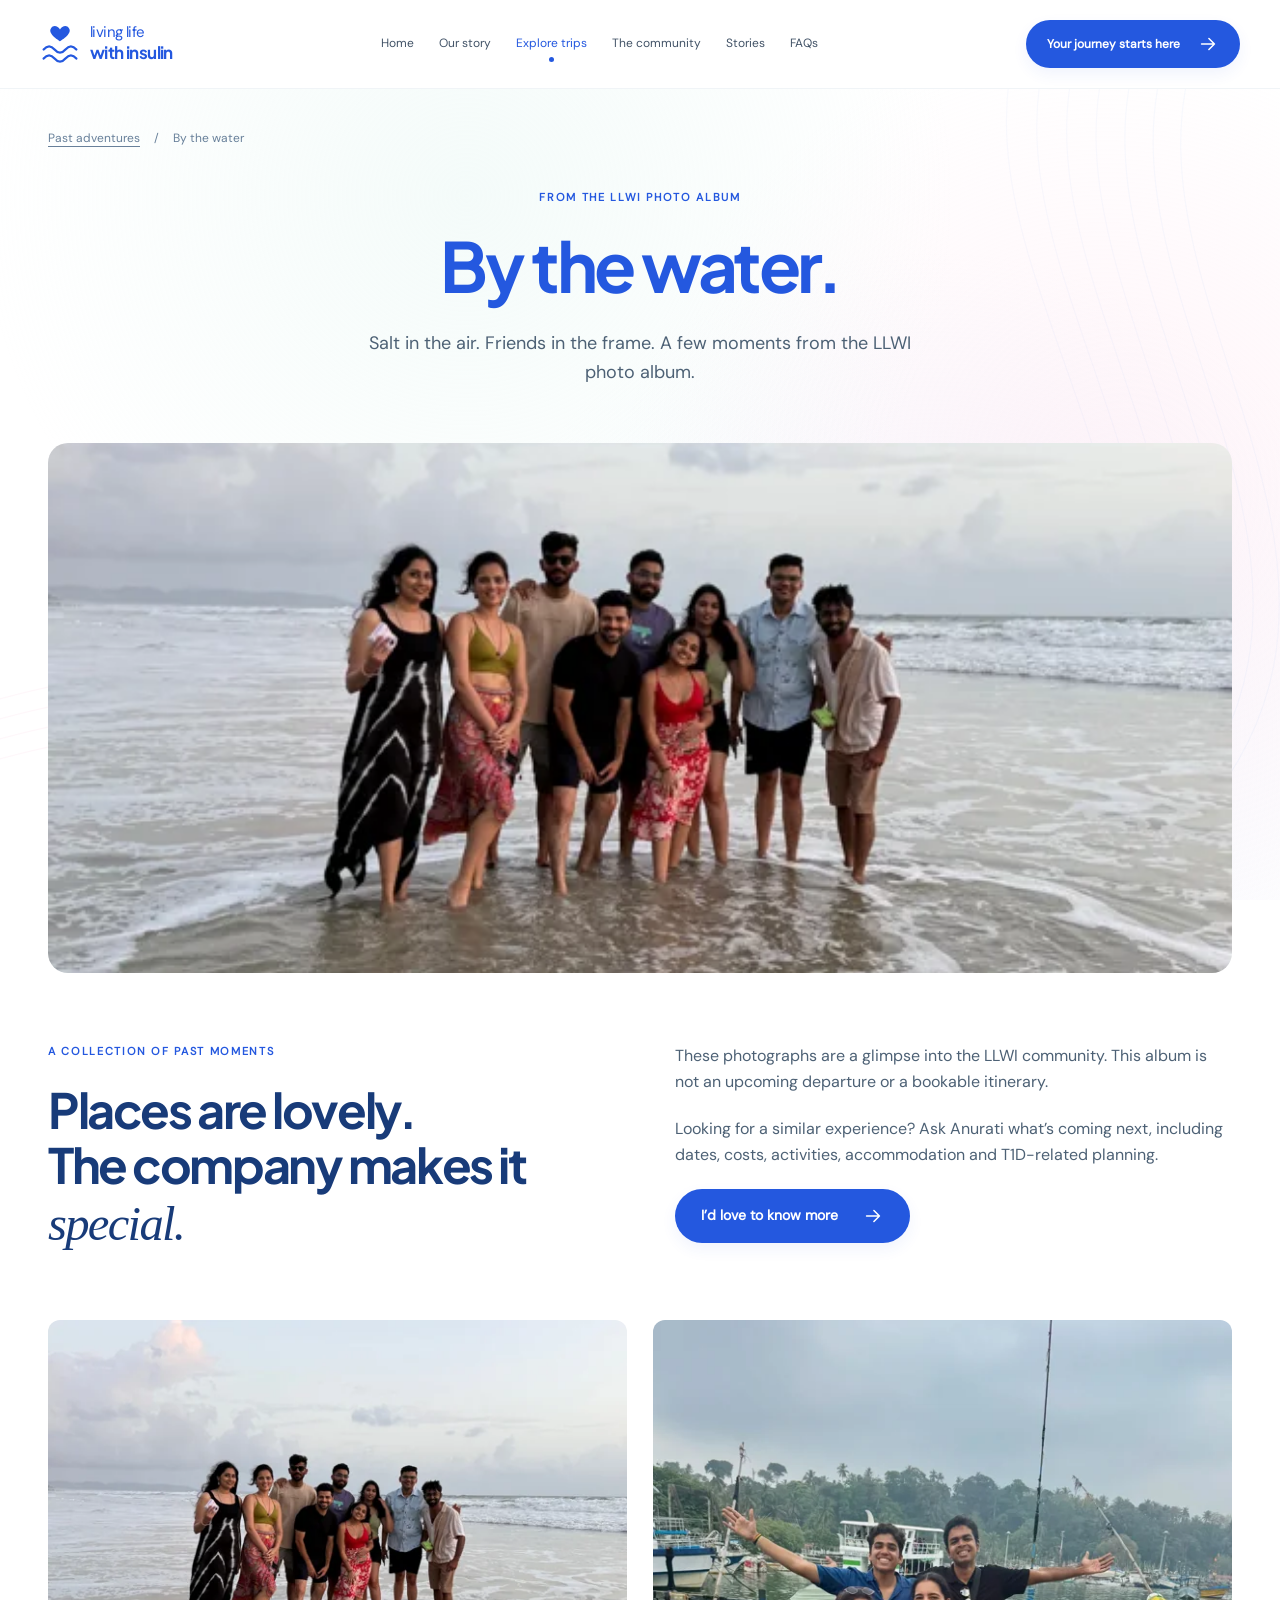
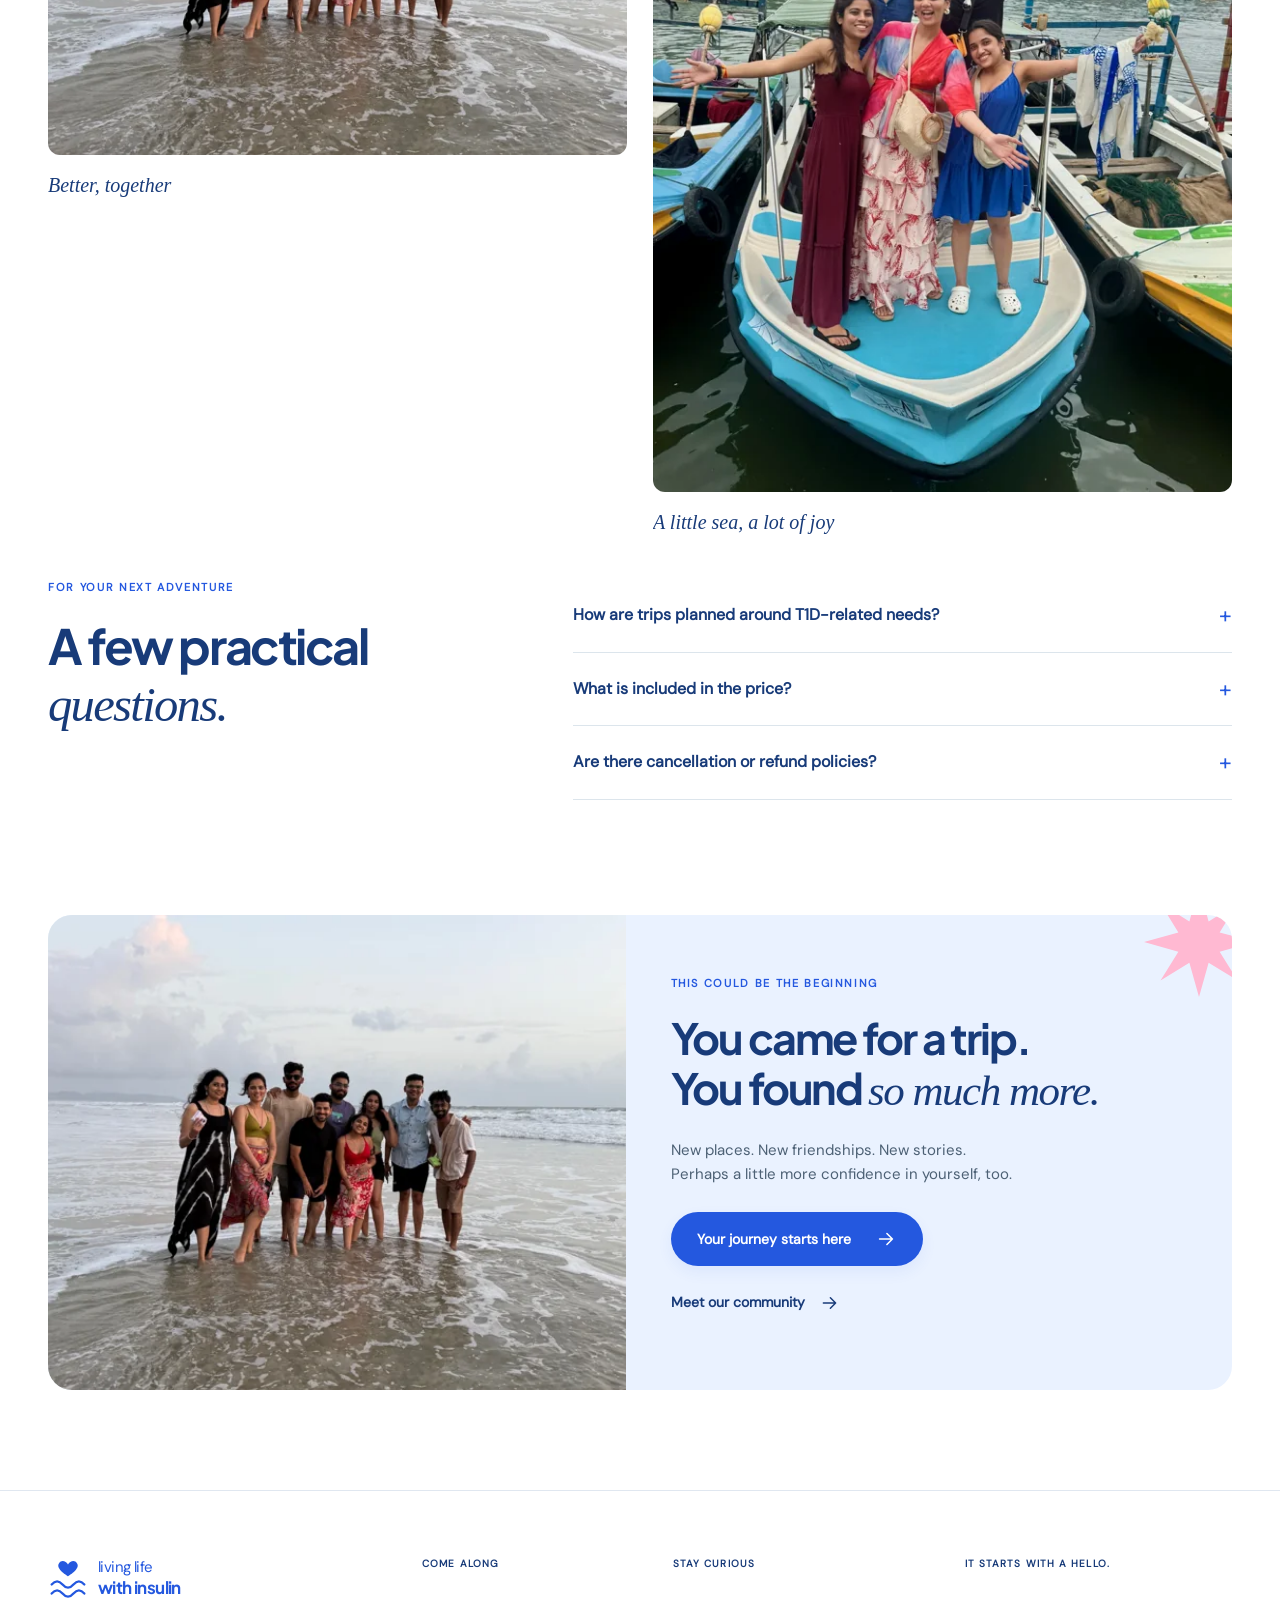
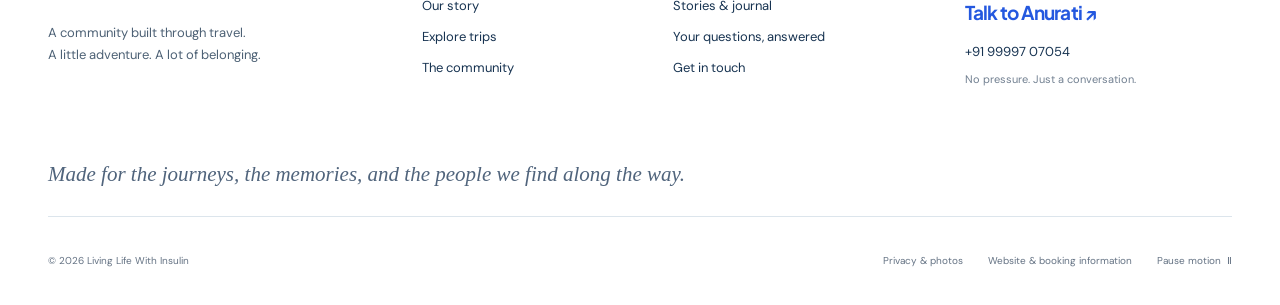
<file: docs/trips/by-the-water/index.html>
<!doctype html><html lang="en"><head><meta charset="UTF-8"><meta name="viewport" content="width=device-width, initial-scale=1"><meta name="theme-color" content="#2458df"><title>By the water · Photo album | Living Life With Insulin</title><meta name="description" content="Salt in the air. Friends in the frame. A few moments from the LLWI photo album."><meta property="og:type" content="website"><meta property="og:title" content="By the water · Photo album | LLWI"><meta property="og:description" content="Salt in the air. Friends in the frame. A few moments from the LLWI photo album."><meta name="twitter:card" content="summary_large_image"><link rel="icon" href="../../assets/favicon.svg" type="image/svg+xml"><link rel="preload" href="../../assets/jakarta.ttf" as="font" type="font/ttf" crossorigin><link rel="stylesheet" href="../../styles.css"><script src="../../app.js" defer></script></head><body data-page="trips"><canvas id="fluid-bg" aria-hidden="true"></canvas><a class="skip" href="#main">Skip to content</a><header class="header"><div class="header-inner"><a class="brand" href="../../" aria-label="Living Life With Insulin home"><span class="logo-mark" aria-hidden="true"><svg viewBox="0 0 44 46"><path d="M22 20S8 12 12 6c3-5 8-2 10 1 2-3 7-6 10-1 4 6-10 14-10 14z" fill="currentColor"/><path d="M4 29q6-7 12 0t12 0t12 0M4 39q6-7 12 0t12 0t12 0" fill="none" stroke="currentColor" stroke-width="2.5" stroke-linecap="round"/></svg></span><span class="logo-type">living life<br><b>with insulin</b></span></a><nav class="desktop-nav" aria-label="Main navigation"><a href="../../" >Home</a><a href="../../our-story/" >Our story</a><a href="../../trips/" aria-current=page>Explore trips</a><a href="../../community/" >The community</a><a href="../../stories/" >Stories</a><a href="../../faq/" >FAQs</a></nav><a class="button primary header-cta" href="https://wa.me/919999707054?text=I%20would%20like%20to%20know%20more." target="_blank" rel="noopener noreferrer">Your journey starts here<svg viewBox="0 0 24 24" fill="none" aria-hidden="true"><path d="M5 12h14M13 6l6 6-6 6" stroke="currentColor" stroke-width="1.7" stroke-linecap="round" stroke-linejoin="round"/></svg></a><button id="menu-toggle" class="menu-toggle" aria-label="Open menu" aria-expanded="false" aria-controls="mobile-nav"><span></span><span></span></button></div><nav id="mobile-nav" class="mobile-nav" aria-label="Mobile navigation" hidden><a href="../../" >Home</a><a href="../../our-story/" >Our story</a><a href="../../trips/" aria-current=page>Explore trips</a><a href="../../community/" >The community</a><a href="../../stories/" >Stories</a><a href="../../faq/" >FAQs</a><a class="button primary" href="https://wa.me/919999707054?text=I%20would%20like%20to%20know%20more." target="_blank" rel="noopener noreferrer">Your journey starts here<svg viewBox="0 0 24 24" fill="none" aria-hidden="true"><path d="M5 12h14M13 6l6 6-6 6" stroke="currentColor" stroke-width="1.7" stroke-linecap="round" stroke-linejoin="round"/></svg></a></nav></header><main id="main"><div class="wrap breadcrumb"><a href="../../trips/#past">Past adventures</a><span>/</span>By the water</div><section class="page-top wrap"><span class="eyebrow">FROM THE LLWI PHOTO ALBUM</span><h1>By the water.</h1><p>Salt in the air. Friends in the frame. A few moments from the LLWI photo album.</p></section><section class="wrap chapter-detail"><div class="chapter-hero"><img class="" src="../../assets/beach-1000.webp" srcset="../../assets/beach-600.webp 600w, ../../assets/beach-1000.webp 1000w, ../../assets/beach-1600.webp 1600w" sizes="(max-width: 700px) 92vw, 45vw" width="2048" height="1536" alt="Friends standing together in gentle surf on a wide beach." style="object-position:50% 52%" loading="eager" decoding="async" fetchpriority=high></div><div class="chapter-summary"><div><span class="eyebrow">A COLLECTION OF PAST MOMENTS</span><h2>Places are lovely.<br>The company makes it <em>special.</em></h2></div><div><p>These photographs are a glimpse into the LLWI community. This album is not an upcoming departure or a bookable itinerary.</p><p>Looking for a similar experience? Ask Anurati what’s coming next, including dates, costs, activities, accommodation and T1D-related planning.</p><a class="button primary" href="https://wa.me/919999707054?text=I%20would%20like%20to%20know%20more." target="_blank" rel="noopener noreferrer">I’d love to know more<svg viewBox="0 0 24 24" fill="none" aria-hidden="true"><path d="M5 12h14M13 6l6 6-6 6" stroke="currentColor" stroke-width="1.7" stroke-linecap="round" stroke-linejoin="round"/></svg></a></div></div><div class="gallery-grid small-gallery"><button class="photo-tile" type="button" data-photo="beach" aria-label="Open photo: Better, together"><img class="" src="../../assets/beach-1000.webp" srcset="../../assets/beach-600.webp 600w, ../../assets/beach-1000.webp 1000w, ../../assets/beach-1600.webp 1600w" sizes="(max-width: 700px) 92vw, 45vw" width="2048" height="1536" alt="Friends standing together in gentle surf on a wide beach." style="object-position:50% 52%" loading="lazy" decoding="async" ><span>Better, together</span><i class="expand" aria-hidden="true">↗</i></button><button class="photo-tile" type="button" data-photo="boat" aria-label="Open photo: A little sea, a lot of joy"><img class="" src="../../assets/boat-1000.webp" srcset="../../assets/boat-600.webp 600w, ../../assets/boat-1000.webp 1000w, ../../assets/boat-1600.webp 1600w" sizes="(max-width: 700px) 92vw, 45vw" width="1536" height="2048" alt="Five friends smiling with arms outstretched on the bow of a blue boat." style="object-position:50% 50%" loading="lazy" decoding="async" ><span>A little sea, a lot of joy</span><i class="expand" aria-hidden="true">↗</i></button></div></section><section class="section wrap quick-faq"><div><span class="eyebrow">FOR YOUR NEXT ADVENTURE</span><h2>A few practical<br><em>questions.</em></h2></div><div class="faq-list "><details><summary>How are trips planned around T1D-related needs?<span aria-hidden="true">+</span></summary><div class="faq-answer"><p>Talk to Anurati about the specific itinerary, meal timings, activity demands, storage arrangements and support available. These details should be confirmed for each trip. Community support does not replace your personal diabetes management or medical care.</p></div></details><details><summary>What is included in the price?<span aria-hidden="true">+</span></summary><div class="faq-answer"><p>Inclusions, exclusions, accommodation, transport and payment terms vary by trip. Request the full written details from Anurati before making a payment.</p></div></details><details><summary>Are there cancellation or refund policies?<span aria-hidden="true">+</span></summary><div class="faq-answer"><p>Ask Anurati for the cancellation, refund and any transfer terms for your specific trip before booking. No universal cancellation or refund policy is listed on this site.</p></div></details></div></section><section class="closing wrap reveal"><div class="closing-photo"><img class="" src="../../assets/beach-1000.webp" srcset="../../assets/beach-600.webp 600w, ../../assets/beach-1000.webp 1000w, ../../assets/beach-1600.webp 1600w" sizes="(max-width: 700px) 92vw, 45vw" width="2048" height="1536" alt="Friends standing together in gentle surf on a wide beach." style="object-position:50% 52%" loading="lazy" decoding="async" ></div><div class="closing-copy"><span class="eyebrow">THIS COULD BE THE BEGINNING</span><h2>You came for a trip.<br>You found <em>so much more.</em></h2><p>New places. New friendships. New stories.<br>Perhaps a little more confidence in yourself, too.</p><a class="button primary" href="https://wa.me/919999707054?text=I%20would%20like%20to%20know%20more." target="_blank" rel="noopener noreferrer">Your journey starts here<svg viewBox="0 0 24 24" fill="none" aria-hidden="true"><path d="M5 12h14M13 6l6 6-6 6" stroke="currentColor" stroke-width="1.7" stroke-linecap="round" stroke-linejoin="round"/></svg></a><a class="text-link" href="../../community/">Meet our community<svg viewBox="0 0 24 24" fill="none" aria-hidden="true"><path d="M5 12h14M13 6l6 6-6 6" stroke="currentColor" stroke-width="1.7" stroke-linecap="round" stroke-linejoin="round"/></svg></a></div><svg class="spark" viewBox="0 0 80 80" aria-hidden="true"><path d="M40 0l7 25L68 12 55 33l25 7-25 7 13 21-21-13-7 25-7-25-21 13 13-21L0 40l25-7-13-21 21 13z" fill="currentColor"/></svg></section></main><footer><div class="footer-top wrap"><div class="footer-brand"><a class="brand" href="../../"><span class="logo-mark" aria-hidden="true"><svg viewBox="0 0 44 46"><path d="M22 20S8 12 12 6c3-5 8-2 10 1 2-3 7-6 10-1 4 6-10 14-10 14z" fill="currentColor"/><path d="M4 29q6-7 12 0t12 0t12 0M4 39q6-7 12 0t12 0t12 0" fill="none" stroke="currentColor" stroke-width="2.5" stroke-linecap="round"/></svg></span><span class="logo-type">living life<br><b>with insulin</b></span></a><p>A community built through travel.<br>A little adventure. A lot of belonging.</p></div><div><span class="footer-label">Come along</span><a href="../../our-story/">Our story</a><a href="../../trips/">Explore trips</a><a href="../../community/">The community</a></div><div><span class="footer-label">Stay curious</span><a href="../../stories/">Stories & journal</a><a href="../../faq/">Your questions, answered</a><a href="../../contact/">Get in touch</a></div><div class="footer-hello"><span class="footer-label">It starts with a hello.</span><a href="https://wa.me/919999707054?text=I%20would%20like%20to%20know%20more." target="_blank" rel="noopener noreferrer">Talk to Anurati ↗</a><span class="phone">+91 99997 07054</span><small>No pressure. Just a conversation.</small></div></div><div class="footer-note wrap">Made for the journeys, the memories, and the people we find along the way.</div><div class="footer-bottom wrap"><span>© 2026 Living Life With Insulin</span><div><a href="../../privacy/">Privacy & photos</a><a href="../../terms/">Website & booking information</a><button class="motion-toggle" type="button" aria-pressed="false">Pause motion <span aria-hidden="true">Ⅱ</span></button></div></div></footer><dialog id="lightbox" aria-labelledby="lightbox-caption"><div class="lightbox-top"><span id="lightbox-count"></span><button type="button" class="lightbox-close" aria-label="Close photo viewer">Close ×</button></div><div class="lightbox-image-wrap"><button class="lightbox-prev" type="button" aria-label="Previous photo">←</button><img id="lightbox-img" alt=""><button class="lightbox-next" type="button" aria-label="Next photo">→</button></div><p id="lightbox-caption"></p></dialog></body></html>
</file>
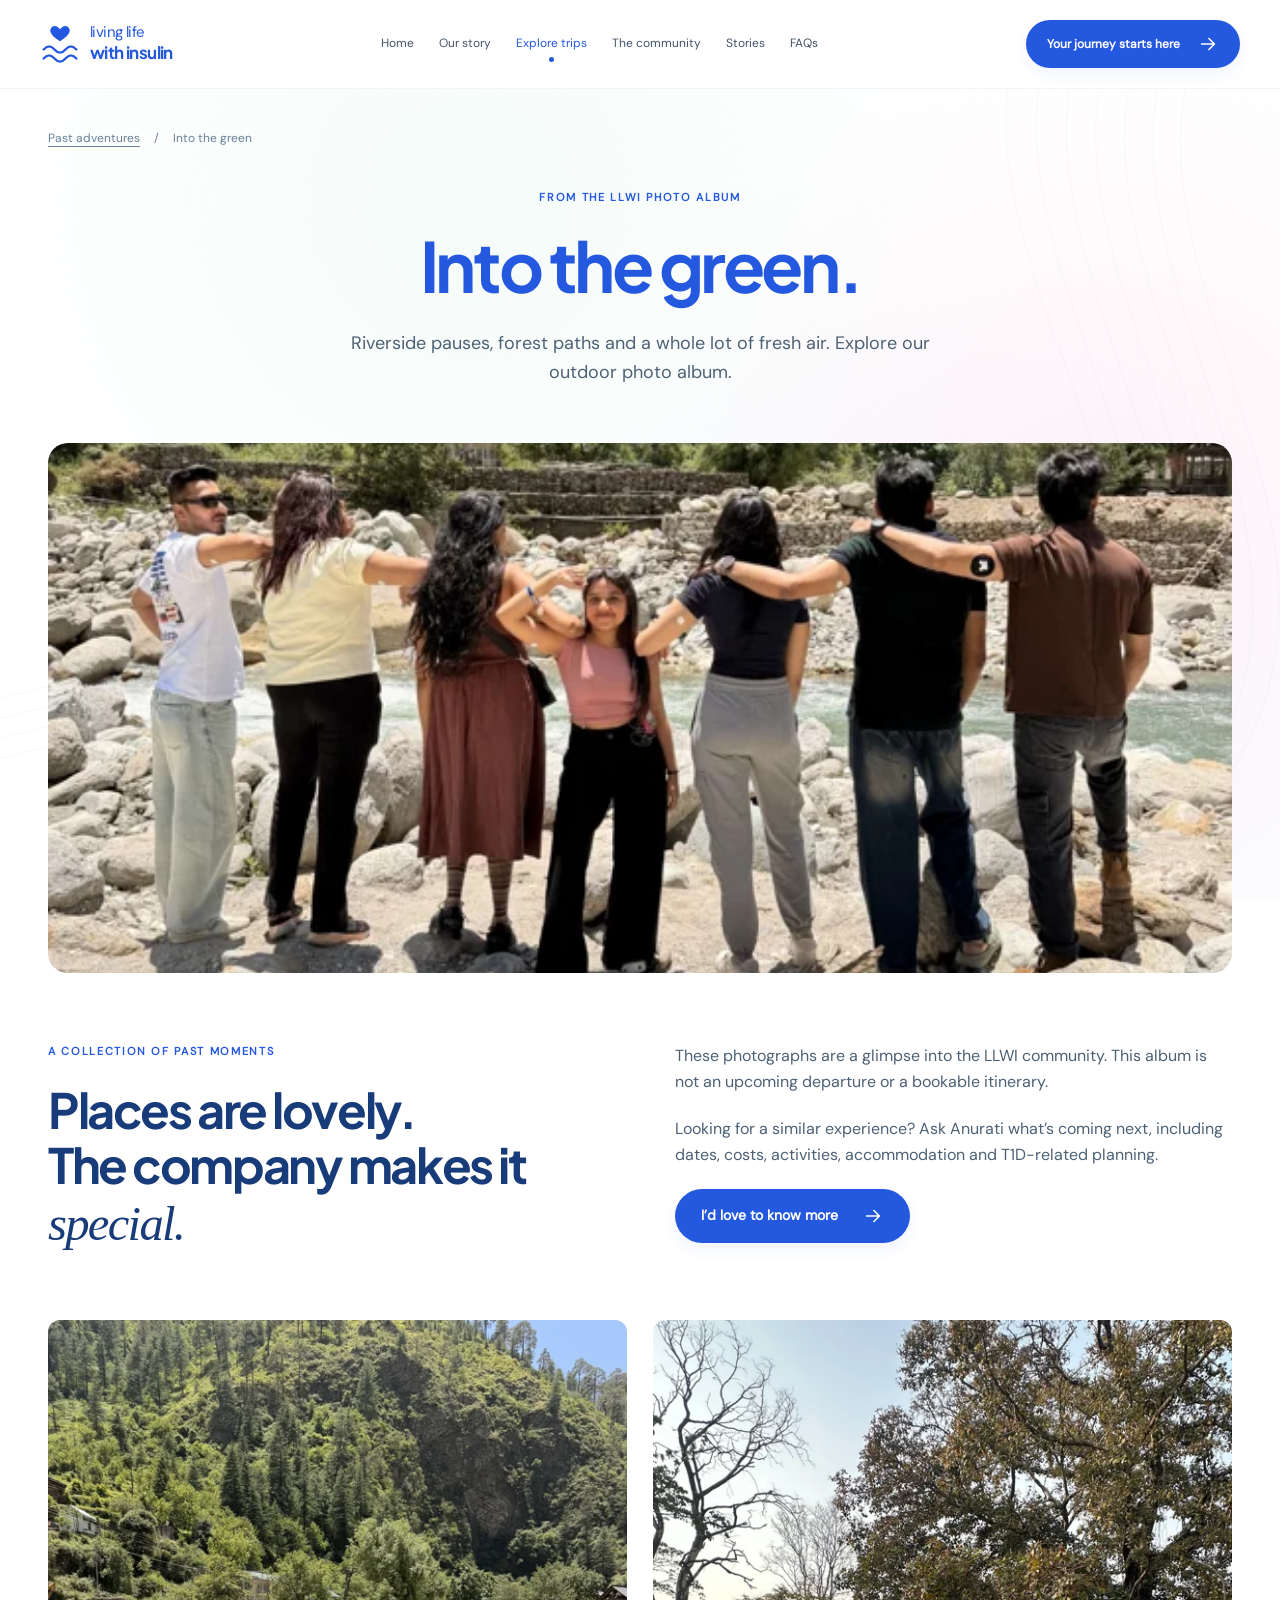
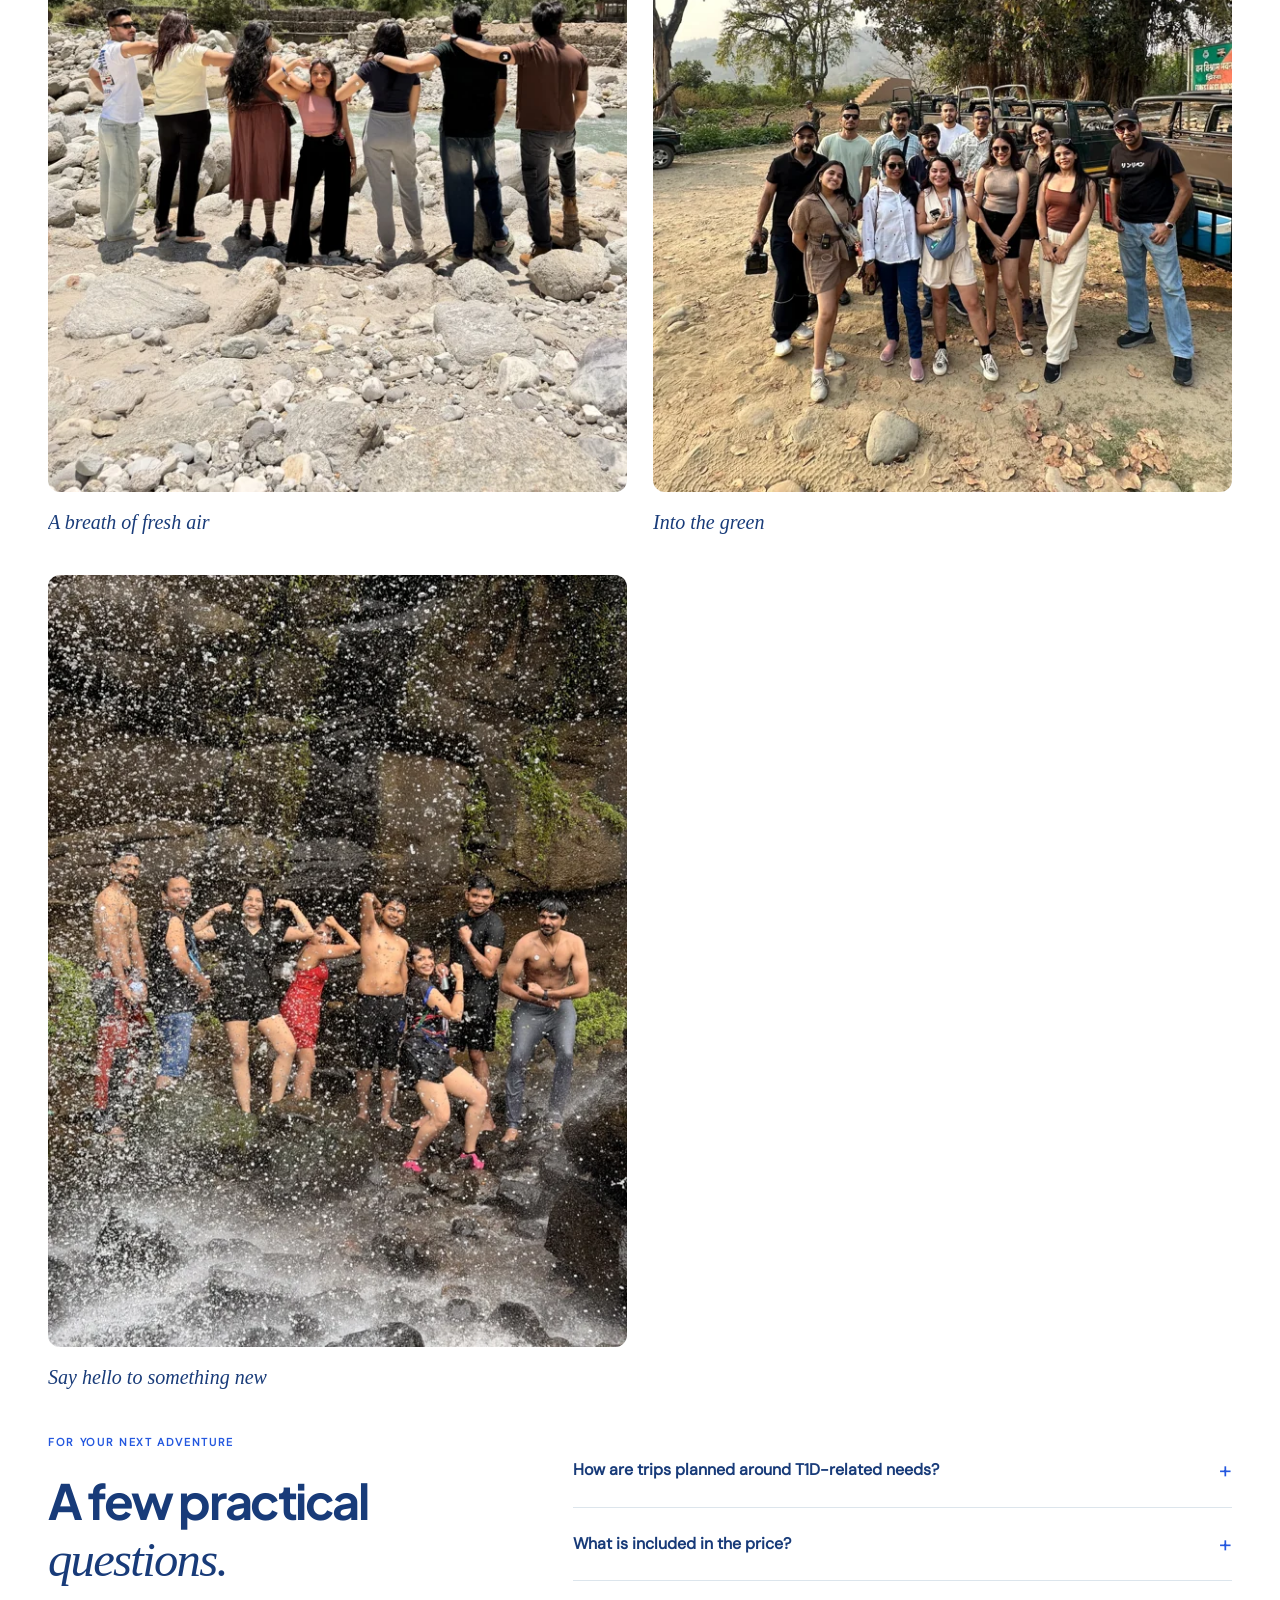
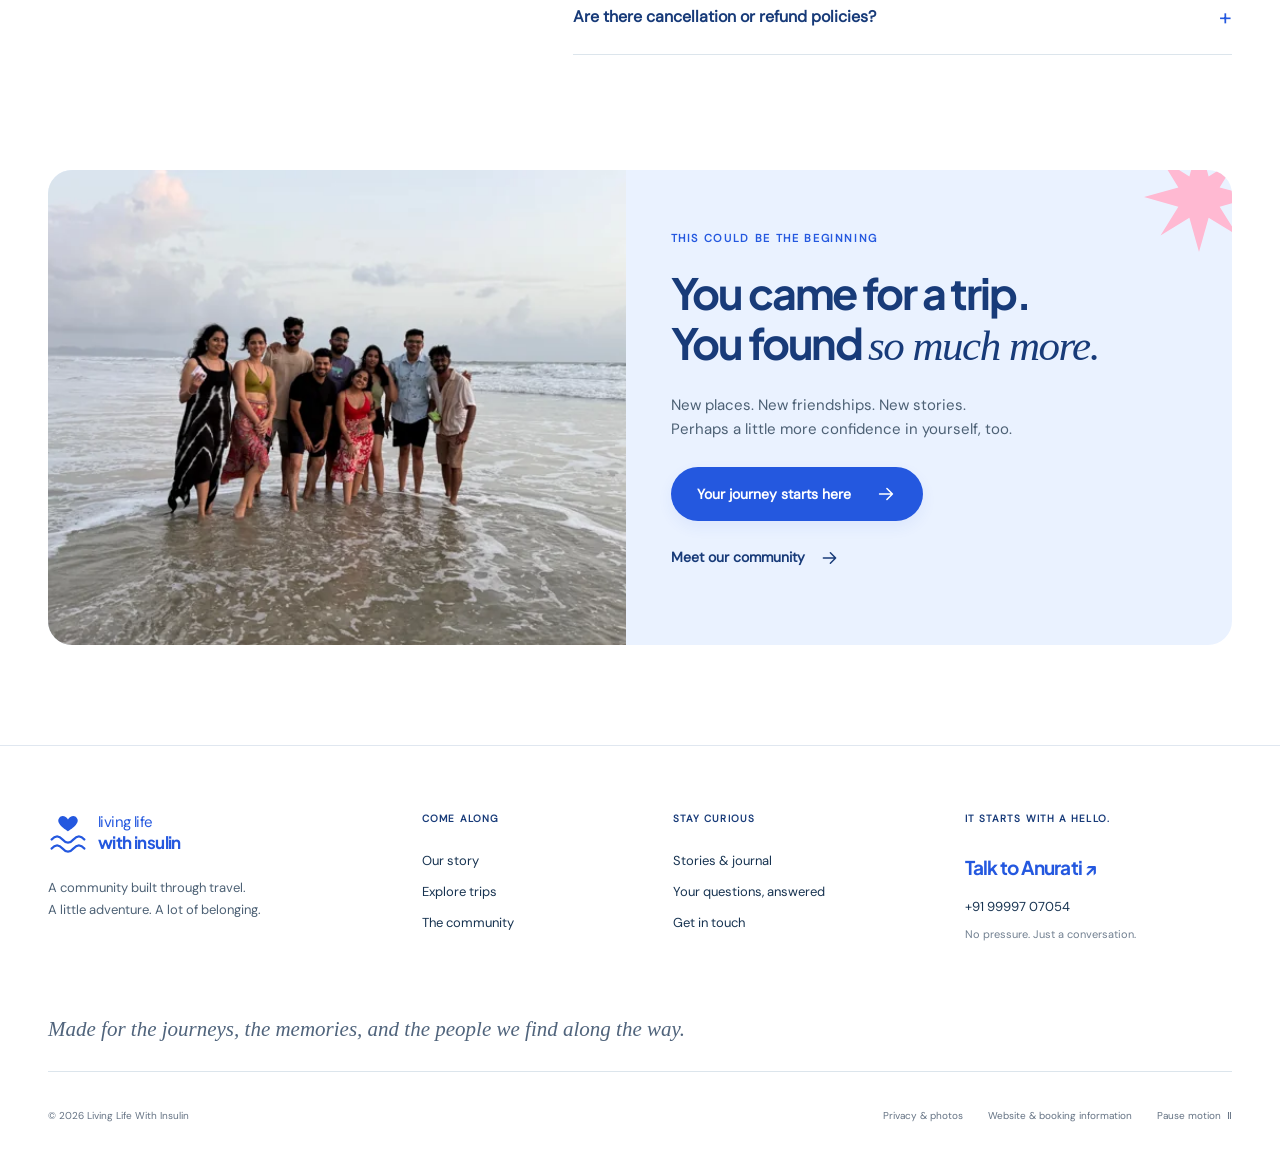
<file: docs/trips/into-the-green/index.html>
<!doctype html><html lang="en"><head><meta charset="UTF-8"><meta name="viewport" content="width=device-width, initial-scale=1"><meta name="theme-color" content="#2458df"><title>Into the green · Photo album | Living Life With Insulin</title><meta name="description" content="Riverside pauses, forest paths and a whole lot of fresh air. Explore our outdoor photo album."><meta property="og:type" content="website"><meta property="og:title" content="Into the green · Photo album | LLWI"><meta property="og:description" content="Riverside pauses, forest paths and a whole lot of fresh air. Explore our outdoor photo album."><meta name="twitter:card" content="summary_large_image"><link rel="icon" href="../../assets/favicon.svg" type="image/svg+xml"><link rel="preload" href="../../assets/jakarta.ttf" as="font" type="font/ttf" crossorigin><link rel="stylesheet" href="../../styles.css"><script src="../../app.js" defer></script></head><body data-page="trips"><canvas id="fluid-bg" aria-hidden="true"></canvas><a class="skip" href="#main">Skip to content</a><header class="header"><div class="header-inner"><a class="brand" href="../../" aria-label="Living Life With Insulin home"><span class="logo-mark" aria-hidden="true"><svg viewBox="0 0 44 46"><path d="M22 20S8 12 12 6c3-5 8-2 10 1 2-3 7-6 10-1 4 6-10 14-10 14z" fill="currentColor"/><path d="M4 29q6-7 12 0t12 0t12 0M4 39q6-7 12 0t12 0t12 0" fill="none" stroke="currentColor" stroke-width="2.5" stroke-linecap="round"/></svg></span><span class="logo-type">living life<br><b>with insulin</b></span></a><nav class="desktop-nav" aria-label="Main navigation"><a href="../../" >Home</a><a href="../../our-story/" >Our story</a><a href="../../trips/" aria-current=page>Explore trips</a><a href="../../community/" >The community</a><a href="../../stories/" >Stories</a><a href="../../faq/" >FAQs</a></nav><a class="button primary header-cta" href="https://wa.me/919999707054?text=I%20would%20like%20to%20know%20more." target="_blank" rel="noopener noreferrer">Your journey starts here<svg viewBox="0 0 24 24" fill="none" aria-hidden="true"><path d="M5 12h14M13 6l6 6-6 6" stroke="currentColor" stroke-width="1.7" stroke-linecap="round" stroke-linejoin="round"/></svg></a><button id="menu-toggle" class="menu-toggle" aria-label="Open menu" aria-expanded="false" aria-controls="mobile-nav"><span></span><span></span></button></div><nav id="mobile-nav" class="mobile-nav" aria-label="Mobile navigation" hidden><a href="../../" >Home</a><a href="../../our-story/" >Our story</a><a href="../../trips/" aria-current=page>Explore trips</a><a href="../../community/" >The community</a><a href="../../stories/" >Stories</a><a href="../../faq/" >FAQs</a><a class="button primary" href="https://wa.me/919999707054?text=I%20would%20like%20to%20know%20more." target="_blank" rel="noopener noreferrer">Your journey starts here<svg viewBox="0 0 24 24" fill="none" aria-hidden="true"><path d="M5 12h14M13 6l6 6-6 6" stroke="currentColor" stroke-width="1.7" stroke-linecap="round" stroke-linejoin="round"/></svg></a></nav></header><main id="main"><div class="wrap breadcrumb"><a href="../../trips/#past">Past adventures</a><span>/</span>Into the green</div><section class="page-top wrap"><span class="eyebrow">FROM THE LLWI PHOTO ALBUM</span><h1>Into the green.</h1><p>Riverside pauses, forest paths and a whole lot of fresh air. Explore our outdoor photo album.</p></section><section class="wrap chapter-detail"><div class="chapter-hero"><img class="" src="../../assets/mountains-1000.webp" srcset="../../assets/mountains-600.webp 600w, ../../assets/mountains-1000.webp 1000w, ../../assets/mountains-1600.webp 1600w" sizes="(max-width: 700px) 92vw, 45vw" width="1536" height="2048" alt="Friends standing arm in arm beside a rocky river and green mountain slopes." style="object-position:50% 54%" loading="eager" decoding="async" fetchpriority=high></div><div class="chapter-summary"><div><span class="eyebrow">A COLLECTION OF PAST MOMENTS</span><h2>Places are lovely.<br>The company makes it <em>special.</em></h2></div><div><p>These photographs are a glimpse into the LLWI community. This album is not an upcoming departure or a bookable itinerary.</p><p>Looking for a similar experience? Ask Anurati what’s coming next, including dates, costs, activities, accommodation and T1D-related planning.</p><a class="button primary" href="https://wa.me/919999707054?text=I%20would%20like%20to%20know%20more." target="_blank" rel="noopener noreferrer">I’d love to know more<svg viewBox="0 0 24 24" fill="none" aria-hidden="true"><path d="M5 12h14M13 6l6 6-6 6" stroke="currentColor" stroke-width="1.7" stroke-linecap="round" stroke-linejoin="round"/></svg></a></div></div><div class="gallery-grid small-gallery"><button class="photo-tile" type="button" data-photo="mountains" aria-label="Open photo: A breath of fresh air"><img class="" src="../../assets/mountains-1000.webp" srcset="../../assets/mountains-600.webp 600w, ../../assets/mountains-1000.webp 1000w, ../../assets/mountains-1600.webp 1600w" sizes="(max-width: 700px) 92vw, 45vw" width="1536" height="2048" alt="Friends standing arm in arm beside a rocky river and green mountain slopes." style="object-position:50% 54%" loading="lazy" decoding="async" ><span>A breath of fresh air</span><i class="expand" aria-hidden="true">↗</i></button><button class="photo-tile" type="button" data-photo="safari" aria-label="Open photo: Into the green"><img class="" src="../../assets/safari-1000.webp" srcset="../../assets/safari-600.webp 600w, ../../assets/safari-1000.webp 1000w, ../../assets/safari-1600.webp 1600w" sizes="(max-width: 700px) 92vw, 45vw" width="1536" height="2048" alt="A group of travellers gathered beside safari jeeps beneath a large tree." style="object-position:50% 68%" loading="lazy" decoding="async" ><span>Into the green</span><i class="expand" aria-hidden="true">↗</i></button><button class="photo-tile" type="button" data-photo="waterfall" aria-label="Open photo: Say hello to something new"><img class="" src="../../assets/waterfall-1000.webp" srcset="../../assets/waterfall-600.webp 600w, ../../assets/waterfall-1000.webp 1000w, ../../assets/waterfall-1600.webp 1600w" sizes="(max-width: 700px) 92vw, 45vw" width="1536" height="2048" alt="Friends laughing and posing together in the spray of a waterfall." style="object-position:50% 52%" loading="lazy" decoding="async" ><span>Say hello to something new</span><i class="expand" aria-hidden="true">↗</i></button></div></section><section class="section wrap quick-faq"><div><span class="eyebrow">FOR YOUR NEXT ADVENTURE</span><h2>A few practical<br><em>questions.</em></h2></div><div class="faq-list "><details><summary>How are trips planned around T1D-related needs?<span aria-hidden="true">+</span></summary><div class="faq-answer"><p>Talk to Anurati about the specific itinerary, meal timings, activity demands, storage arrangements and support available. These details should be confirmed for each trip. Community support does not replace your personal diabetes management or medical care.</p></div></details><details><summary>What is included in the price?<span aria-hidden="true">+</span></summary><div class="faq-answer"><p>Inclusions, exclusions, accommodation, transport and payment terms vary by trip. Request the full written details from Anurati before making a payment.</p></div></details><details><summary>Are there cancellation or refund policies?<span aria-hidden="true">+</span></summary><div class="faq-answer"><p>Ask Anurati for the cancellation, refund and any transfer terms for your specific trip before booking. No universal cancellation or refund policy is listed on this site.</p></div></details></div></section><section class="closing wrap reveal"><div class="closing-photo"><img class="" src="../../assets/beach-1000.webp" srcset="../../assets/beach-600.webp 600w, ../../assets/beach-1000.webp 1000w, ../../assets/beach-1600.webp 1600w" sizes="(max-width: 700px) 92vw, 45vw" width="2048" height="1536" alt="Friends standing together in gentle surf on a wide beach." style="object-position:50% 52%" loading="lazy" decoding="async" ></div><div class="closing-copy"><span class="eyebrow">THIS COULD BE THE BEGINNING</span><h2>You came for a trip.<br>You found <em>so much more.</em></h2><p>New places. New friendships. New stories.<br>Perhaps a little more confidence in yourself, too.</p><a class="button primary" href="https://wa.me/919999707054?text=I%20would%20like%20to%20know%20more." target="_blank" rel="noopener noreferrer">Your journey starts here<svg viewBox="0 0 24 24" fill="none" aria-hidden="true"><path d="M5 12h14M13 6l6 6-6 6" stroke="currentColor" stroke-width="1.7" stroke-linecap="round" stroke-linejoin="round"/></svg></a><a class="text-link" href="../../community/">Meet our community<svg viewBox="0 0 24 24" fill="none" aria-hidden="true"><path d="M5 12h14M13 6l6 6-6 6" stroke="currentColor" stroke-width="1.7" stroke-linecap="round" stroke-linejoin="round"/></svg></a></div><svg class="spark" viewBox="0 0 80 80" aria-hidden="true"><path d="M40 0l7 25L68 12 55 33l25 7-25 7 13 21-21-13-7 25-7-25-21 13 13-21L0 40l25-7-13-21 21 13z" fill="currentColor"/></svg></section></main><footer><div class="footer-top wrap"><div class="footer-brand"><a class="brand" href="../../"><span class="logo-mark" aria-hidden="true"><svg viewBox="0 0 44 46"><path d="M22 20S8 12 12 6c3-5 8-2 10 1 2-3 7-6 10-1 4 6-10 14-10 14z" fill="currentColor"/><path d="M4 29q6-7 12 0t12 0t12 0M4 39q6-7 12 0t12 0t12 0" fill="none" stroke="currentColor" stroke-width="2.5" stroke-linecap="round"/></svg></span><span class="logo-type">living life<br><b>with insulin</b></span></a><p>A community built through travel.<br>A little adventure. A lot of belonging.</p></div><div><span class="footer-label">Come along</span><a href="../../our-story/">Our story</a><a href="../../trips/">Explore trips</a><a href="../../community/">The community</a></div><div><span class="footer-label">Stay curious</span><a href="../../stories/">Stories & journal</a><a href="../../faq/">Your questions, answered</a><a href="../../contact/">Get in touch</a></div><div class="footer-hello"><span class="footer-label">It starts with a hello.</span><a href="https://wa.me/919999707054?text=I%20would%20like%20to%20know%20more." target="_blank" rel="noopener noreferrer">Talk to Anurati ↗</a><span class="phone">+91 99997 07054</span><small>No pressure. Just a conversation.</small></div></div><div class="footer-note wrap">Made for the journeys, the memories, and the people we find along the way.</div><div class="footer-bottom wrap"><span>© 2026 Living Life With Insulin</span><div><a href="../../privacy/">Privacy & photos</a><a href="../../terms/">Website & booking information</a><button class="motion-toggle" type="button" aria-pressed="false">Pause motion <span aria-hidden="true">Ⅱ</span></button></div></div></footer><dialog id="lightbox" aria-labelledby="lightbox-caption"><div class="lightbox-top"><span id="lightbox-count"></span><button type="button" class="lightbox-close" aria-label="Close photo viewer">Close ×</button></div><div class="lightbox-image-wrap"><button class="lightbox-prev" type="button" aria-label="Previous photo">←</button><img id="lightbox-img" alt=""><button class="lightbox-next" type="button" aria-label="Next photo">→</button></div><p id="lightbox-caption"></p></dialog></body></html>
</file>
<file: docs/styles.css>
@font-face{font-family:Jakarta;src:url('./assets/jakarta.ttf') format('truetype');font-weight:700;font-display:swap}@font-face{font-family:DM;src:url('./assets/body.ttf') format('truetype');font-weight:400;font-display:swap}@font-face{font-family:Serif;src:url('./assets/serif.ttf') format('truetype');font-style:italic;font-weight:400;font-display:swap}
:root{--blue:#2458df;--navy:#183b79;--ink:#173351;--body:#4d6175;--pink:#ffb9d2;--yellow:#ffdb7a;--mint:#d6f1e9;--line:#dce5ec;--ice:#f1f7ff;--paper:#fffefb;--heading:Jakarta,'Arial',sans-serif;--bodyfont:DM,'Arial',sans-serif}*{box-sizing:border-box}html{scroll-behavior:smooth;scroll-padding-top:105px}body{margin:0;background:#fff;color:var(--ink);font-family:var(--bodyfont);font-size:16px;line-height:1.65;-webkit-font-smoothing:antialiased}body:has(dialog[open]){overflow:hidden}a{color:inherit;text-decoration:none}button{font:inherit;color:inherit;cursor:pointer}button,a{-webkit-tap-highlight-color:transparent}button{border:0}img{display:block;width:100%;height:auto}button img{pointer-events:none}h1,h2,h3,p,figure{margin:0}h1,h2,h3{font-family:var(--heading);font-weight:700;line-height:1.1;letter-spacing:-.05em}h1{font-size:clamp(48px,6.3vw,89px);color:var(--blue)}h2{font-size:clamp(34px,3.8vw,55px);color:var(--navy);line-height:1.15}h3{font-size:24px;letter-spacing:-.035em}em{font-family:Serif,Georgia,serif;font-weight:400;letter-spacing:-.035em;line-height:1.05}p{color:var(--body);font-size:17px;line-height:1.65}svg{display:block;width:24px;height:24px}a,button{touch-action:manipulation}:focus-visible{outline:3px solid #c93c77;outline-offset:5px}main,footer,.header{position:relative}#fluid-bg{position:fixed;inset:0;z-index:-1;width:100%;height:100%;pointer-events:none}.wrap{width:min(1280px,calc(100% - 96px));margin-inline:auto}.section{padding-top:100px;padding-bottom:100px}.eyebrow{display:flex;align-items:center;gap:9px;color:var(--blue);font-size:11px;line-height:1.5;font-weight:700;letter-spacing:.15em;margin-bottom:22px}.button{display:inline-flex;align-items:center;justify-content:center;gap:24px;min-height:54px;padding:14px 25px;font-size:14px;font-weight:700;line-height:1.35;border:1px solid transparent;border-radius:100px;transition:background .2s,transform .2s,box-shadow .2s;white-space:normal}.button svg{width:22px;flex-shrink:0}.button.primary{background:var(--blue);color:white;box-shadow:0 6px 15px #2458df12}.button:hover{transform:translateY(-3px);background:#1647c4;box-shadow:0 10px 24px #2458df26}.text-link{display:inline-flex;gap:14px;align-items:center;color:var(--navy);font-size:14px;font-weight:700;line-height:1.4;min-height:44px}.text-link svg{width:21px;transition:transform .25s}.text-link:hover svg{transform:translateX(5px)}.text-link:hover{text-decoration:underline;text-underline-offset:5px}.skip{position:fixed;left:12px;top:-100px;background:var(--blue);color:#fff;padding:14px;z-index:99}.skip:focus{top:12px}.header{position:sticky;top:0;z-index:20;background:#ffffffeb;backdrop-filter:blur(18px);border-bottom:1px solid #dce5ec70}.header-inner{height:88px;width:min(1400px,calc(100% - 80px));margin:auto;display:flex;align-items:center;justify-content:space-between;gap:25px}.brand{display:flex;align-items:center;gap:10px;color:var(--blue);flex-shrink:0}.logo-mark svg{width:40px;height:46px}.logo-type{font-size:15px;line-height:1.18;letter-spacing:-.04em}.logo-type b{font-family:var(--heading);font-size:17px}.desktop-nav{display:flex;gap:25px;align-items:center}.desktop-nav>a{font-size:12px;min-height:44px;display:flex;align-items:center;position:relative;color:#425367;white-space:nowrap}.desktop-nav>a:hover,.desktop-nav>a[aria-current]{color:var(--blue)}.desktop-nav>a[aria-current]:after{content:'';position:absolute;bottom:4px;width:5px;height:5px;background:var(--blue);border-radius:100%;left:calc(50% - 2px)}.header-cta{font-size:12px;min-height:46px;padding:11px 20px;gap:17px}.menu-toggle{display:none;background:none;width:46px;height:46px;justify-content:center;align-items:center;flex-direction:column;gap:7px}.menu-toggle span{height:2px;width:24px;background:var(--blue);transition:transform .25s}.menu-toggle[aria-expanded=true] span:first-child{transform:translateY(4.5px) rotate(45deg)}.menu-toggle[aria-expanded=true] span:last-child{transform:translateY(-4.5px) rotate(-45deg)}.mobile-nav[hidden]{display:none}.mobile-nav{padding:20px 30px 30px;display:flex;flex-direction:column;background:white;max-height:calc(100dvh - 74px);overflow:auto;box-shadow:0 20px 30px #102e6e0d}.mobile-nav>a:not(.button){padding:10px 0;font-size:22px}.mobile-nav>.button{margin-top:20px;align-self:flex-start}.hero{position:relative;display:grid;grid-template-columns:1fr 1.08fr;align-items:center;gap:25px;padding-top:62px;padding-bottom:104px;min-height:755px}.hero-copy{position:relative;z-index:2}.hero .eyebrow{font-size:10px;letter-spacing:.14em;white-space:nowrap;margin-bottom:23px}.tiny-sun{width:9px;height:9px;border-radius:50%;background:var(--pink);box-shadow:0 0 0 4px #fff1f6}.hero h1{font-size:clamp(70px,6.4vw,92px);line-height:.99;letter-spacing:-.065em;position:relative;width:fit-content}.hero h1 em{font-size:1.16em;position:relative;line-height:.98}.underline{position:absolute;bottom:-14px;left:-8px;width:100%;height:26px;color:var(--pink);z-index:-1}.hero-copy>p{max-width:425px;margin-top:34px;font-size:16px;line-height:1.8}.hero-actions{display:flex;gap:23px;align-items:center;flex-wrap:wrap;margin-top:29px}.hero-actions .button{padding-inline:21px;font-size:13px;gap:18px}.hero-actions .text-link{font-size:13px}.hero-footnote{display:flex;gap:10px;align-items:center;font-size:12px;margin-top:23px;color:#68788a}.little-heart{font-size:21px;color:var(--blue)}.hero-collage{height:560px;position:relative;margin-left:-10px}.photo-blob{position:absolute;inset:30px 0 0 0;background:#e2eeff;border-radius:47% 53% 70% 30%/36% 52% 48% 64%;transform:rotate(-7deg);animation:morph 13s ease-in-out infinite alternate}.hero-collage figure{position:absolute;padding:8px 8px 0;background:white;box-shadow:0 15px 32px #1e397018;overflow:hidden;border-radius:4px;transform-origin:center;transition:transform .6s}.hero-collage figure img{object-fit:cover}.hero-collage figcaption{font-family:Serif,Georgia,serif;font-style:italic;font-size:15px;text-align:center;line-height:1.2;padding:10px 5px;color:#304d7a;white-space:nowrap}.hero-main{width:59%;height:432px;left:14%;top:10px;transform:rotate(-6deg);z-index:2}.hero-main img{height:calc(100% - 37px)}.hero-small{width:36%;height:284px;right:-4%;top:199px;transform:rotate(9deg);z-index:3}.hero-small img{height:calc(100% - 36px)}.hero-wide{width:58%;height:218px;left:-7%;bottom:4px;z-index:4;transform:rotate(5deg)}.hero-wide img{height:calc(100% - 35px)}.hero-collage figure:hover{transform:rotate(0) translateY(-6px);z-index:6}.sun-sticker{width:133px;height:133px;position:absolute;right:-2%;top:18px;z-index:5;display:grid;place-items:center;transform:rotate(12deg)}.sun-sticker svg{position:absolute;width:100%;height:100%;color:var(--yellow);animation:slowSpin 90s linear infinite}.sun-sticker span{z-index:1;font-size:12px;text-align:center;line-height:1.35;color:#68521c}.sun-sticker b{font-family:var(--heading);font-size:12px}.hand-note{position:absolute;left:62%;bottom:-3px;font-family:Serif,Georgia,serif;font-style:italic;color:var(--blue);font-size:19px;transform:rotate(-7deg);white-space:nowrap}.hand-note svg{width:50px;height:40px;margin-top:4px;margin-left:30px;transform:rotate(15deg)}.scroll-note{position:absolute;left:0;bottom:26px;display:flex;align-items:center;gap:20px;font-size:10px;letter-spacing:.08em;text-transform:uppercase;color:#65788b;min-height:44px}.scroll-note span{display:grid;place-items:center;border:1px solid #bfd0e1;border-radius:50%;height:28px;width:28px;color:var(--blue);font-size:16px}.ribbon{background:#f1f6ff;border-top:1px solid #dce6f5;border-bottom:1px solid #dce6f5;overflow:hidden}.ribbon>div{min-height:74px;display:flex;align-items:center;justify-content:center;gap:42px;white-space:nowrap;font-size:18px;color:var(--navy);font-family:var(--heading);letter-spacing:-.03em}.ribbon span{font-size:25px;color:#e17ea9;font-family:Georgia}.intro{padding-top:114px;padding-bottom:82px}.intro h2{font-size:clamp(40px,4.4vw,65px);line-height:1.14;max-width:1000px}.intro h2 em{color:var(--blue)}.intro-bottom{display:grid;grid-template-columns:80px 1.2fr 1fr;gap:42px;margin-top:38px;align-items:center}.intro-bottom p{font-size:16px;max-width:510px}.intro-bottom p:last-child{padding-left:45px;border-left:1px solid var(--line)}.intro-star svg{width:67px;height:67px;color:var(--pink);transform:rotate(12deg)}.section-head{display:flex;align-items:flex-end;justify-content:space-between;gap:50px;margin-bottom:40px}.section-head>p,.section-head>div:last-child:not(:first-child){max-width:390px}.section-head .eyebrow{margin-bottom:18px}.section-head p{font-size:16px}.value-grid{display:grid;grid-template-columns:repeat(3,1fr);gap:22px}.value-card{border-radius:17px;overflow:hidden;background:#eef5ff;transition:transform .3s}.value-card:hover{transform:translateY(-6px)}.value-card.pink{background:#fff0f5}.value-card.mint{background:#edf8f3}.value-card.yellow{background:#fff6dc}.value-image{height:235px;overflow:hidden}.value-image img{height:100%;object-fit:cover;transition:transform .7s}.value-card:hover img{transform:scale(1.035)}.value-copy{padding:24px 28px 28px;position:relative;min-height:170px}.value-copy h3{font-size:23px;line-height:1.25;margin-bottom:12px;max-width:90%}.value-copy p{font-size:14px;line-height:1.6;max-width:290px}.small-number{position:absolute;right:20px;top:25px;font-size:10px;letter-spacing:.08em;color:#687585}.moments{background:#f3f8ff;overflow:hidden;padding-top:85px;padding-bottom:65px;margin-top:30px;border-radius:50% 0 0 0/2% 0 0 0}.moment-intro p{max-width:340px}.rail-controls{display:flex;gap:10px;margin-top:20px}.circle-button{display:grid;place-items:center;width:45px;height:45px;border:1px solid #c2d0e3;border-radius:50%;background:transparent;color:var(--blue);font-size:24px;transition:background .2s}.circle-button:hover{background:#dae8fc}.photo-rail{display:flex;gap:25px;overflow-x:auto;padding:20px max(48px,calc((100vw - 1280px)/2)) 35px;scrollbar-width:thin;scrollbar-color:#b2c7eb transparent;scroll-snap-type:x mandatory}.moment-photo{display:block;flex:0 0 285px;height:375px;padding:9px 9px 0;background:white;transform:rotate(-3deg);box-shadow:0 7px 18px #183b790e;scroll-snap-align:center;position:relative}.moment-photo:nth-child(even){transform:rotate(3deg);margin-top:18px}.moment-photo img{height:calc(100% - 45px);object-fit:cover}.moment-photo>span{display:block;text-align:center;padding:9px 0;font-size:16px;font-family:Serif,Georgia,serif;font-style:italic}.moment-photo .expand{bottom:57px}.rail-footer{text-align:right;margin-top:20px}.expand{position:absolute;right:14px;bottom:45px;width:34px;height:34px;border-radius:50%;background:#ffffffeb;display:grid;place-items:center;font-size:21px;font-style:normal;opacity:0;transition:opacity .2s}.photo-tile:hover .expand,.photo-tile:focus-visible .expand,.moment-photo:hover .expand,.moment-photo:focus-visible .expand{opacity:1}.horizon{display:flex;gap:70px;background:#edf4ff;border-radius:23px;padding:70px;align-items:center}.horizon>div:last-child{max-width:550px}.horizon p{font-size:16px;max-width:460px;margin:20px 0 28px}.horizon.compact{padding:40px 55px;gap:60px}.horizon.compact h2{font-size:37px}.horizon.compact p{font-size:15px}.horizon.compact>div:last-child{max-width:650px}.horizon.compact .eyebrow{margin-bottom:12px}.horizon-sun{min-width:220px;position:relative;height:175px;overflow:hidden}.horizon-sun span{position:absolute;width:118px;height:118px;background:var(--yellow);border-radius:50%;left:50%;top:15px;transform:translateX(-50%);animation:sunBob 8s ease-in-out infinite}.horizon-sun i{position:absolute;left:0;right:0;height:90px;top:87px;border-top:2px solid var(--blue);background:#edf4ff;border-radius:50% 50% 0 0;transform:rotate(-7deg);animation:wave 7s ease-in-out infinite alternate}.horizon-sun i:nth-child(3){top:113px;transform:rotate(7deg);animation-delay:-3s}.horizon-sun i:nth-child(4){top:141px;transform:rotate(-7deg);animation-delay:-5s}.mini-heading{display:flex;justify-content:space-between;gap:20px;margin:46px 0 22px;font-size:10px;font-weight:700;letter-spacing:.14em;color:var(--navy)}.mini-heading span:last-child{font-weight:400;letter-spacing:0;font-size:12px;color:var(--body)}.chapters{display:grid;grid-template-columns:repeat(3,1fr);gap:27px}.chapter-image{height:285px;border-radius:13px;position:relative;overflow:hidden;margin-bottom:24px}.chapter-image img{height:100%;object-fit:cover;transition:transform .6s}.chapter-card:hover img{transform:scale(1.04)}.photo-label{position:absolute;top:15px;left:15px;padding:6px 11px;background:#fffdf3ed;color:#30415a;border-radius:100px;font-size:10px}.round-arrow{position:absolute;bottom:15px;right:15px;width:42px;height:42px;border-radius:50%;display:grid;place-items:center;background:#fff}.chapter-card .eyebrow{font-size:9px;margin-bottom:9px}.chapter-card h3{font-size:27px;margin-bottom:10px}.chapter-card p{font-size:14px;max-width:350px}.reassurance{background:#fff5e3}.reassurance .section-head>div:last-child{max-width:405px}.reassurance .text-link{margin-top:17px}.steps{display:grid;grid-template-columns:repeat(3,1fr);gap:50px;margin:52px 0 40px}.steps>div{border-top:1px solid #d8cfba;padding-top:23px}.step-number{display:inline-block;font-family:Serif,Georgia,serif;font-style:italic;font-size:36px;color:var(--blue);margin-bottom:16px}.steps h3{font-size:25px;margin-bottom:15px}.steps p{font-size:15px;max-width:320px}.organiser{display:grid;grid-template-columns:1.1fr 1fr;gap:85px;align-items:center}.organiser-photo{position:relative;border-radius:18px;overflow:hidden}.organiser-photo img{height:430px;object-fit:cover}.photo-caption{position:absolute;left:25px;bottom:25px;padding:9px 17px;color:var(--navy);font-family:Serif,Georgia,serif;font-style:italic;font-size:20px;background:#fff9f0;transform:rotate(-3deg)}.role{display:block;font-size:10px;letter-spacing:.13em;color:#607080;margin-top:22px;margin-bottom:22px}.organiser-copy p{font-size:16px;margin-bottom:17px}.organiser-copy .text-link{margin-top:6px}.quick-faq{display:grid;grid-template-columns:.8fr 1.2fr;gap:85px;padding-top:30px}.quick-faq>.faq-list{min-width:0}.quick-faq>div>.text-link{margin-top:25px}.faq-list details{border-bottom:1px solid var(--line)}.faq-list summary{display:flex;justify-content:space-between;gap:20px;list-style:none;cursor:pointer;font-size:16px;padding:23px 0;color:var(--navy);align-items:center;font-weight:700}.faq-list summary::-webkit-details-marker{display:none}.faq-list summary>span{font-size:23px;line-height:1;color:var(--blue);font-weight:400;transition:transform .25s}.faq-list details[open] summary>span{transform:rotate(45deg)}.faq-answer{padding:0 40px 25px 0}.faq-answer p{font-size:15px}.closing{margin-top:15px;margin-bottom:100px;background:#eaf2ff;border-radius:24px;display:grid;grid-template-columns:1fr 1.05fr;position:relative;overflow:hidden}.closing-photo img{height:100%;min-height:475px;object-fit:cover}.closing-copy{padding:60px 45px}.closing h2{font-size:43px;position:relative;z-index:1}.closing p{font-size:15px;margin:25px 0}.closing .text-link{display:flex;width:fit-content;margin-top:15px}.closing>.spark{position:absolute;right:-22px;top:-28px;width:110px;height:110px;color:var(--pink)}footer{background:#fff;border-top:1px solid #e0e7f0}.footer-top{padding-top:65px;padding-bottom:45px;display:grid;grid-template-columns:1.6fr 1fr 1.2fr 1.3fr;gap:45px}.footer-top p{font-size:13px;line-height:1.7;margin-top:20px}.footer-top>div>a:not(.brand){display:block;font-size:13px;line-height:2.4}.footer-top>div>a:not(.brand):hover{text-decoration:underline;text-underline-offset:4px}.footer-label{display:block;font-size:10px;letter-spacing:.11em;text-transform:uppercase;color:var(--navy);font-weight:700;margin-bottom:18px}.footer-top .footer-hello>a{font-size:19px!important;font-family:var(--heading);color:var(--blue);letter-spacing:-.04em}.phone{display:block;font-size:13px;margin-top:5px}.footer-hello small{font-size:11px;color:#728091;display:block;margin-top:8px}.footer-note{border-bottom:1px solid var(--line);padding:24px 0;color:#50647c;font-family:Serif,Georgia,serif;font-style:italic;font-size:21px}.footer-bottom{display:flex;align-items:center;justify-content:space-between;gap:30px;padding-top:22px;padding-bottom:22px;font-size:10px;color:#657384}.footer-bottom>div{display:flex;align-items:center;gap:25px}.motion-toggle{background:transparent;font-size:10px;padding:12px 0;display:flex;align-items:center;gap:6px;min-height:44px}.page-top{padding-top:85px;padding-bottom:55px;max-width:1080px;text-align:center}.page-top .eyebrow{justify-content:center}.page-top h1{font-size:clamp(47px,5.4vw,78px);line-height:1.09}.page-top>p{margin:26px auto 0;max-width:580px;font-size:18px}.page-top>.button{margin-top:28px}.story-banner{height:510px;position:relative;border-radius:20px;overflow:hidden}.story-banner img{height:100%;object-fit:cover;object-position:50% 55%!important}.story-banner>span{position:absolute;bottom:25px;left:30px;font-family:Serif,Georgia,serif;font-style:italic;font-size:27px;color:white;text-shadow:0 2px 12px #12243b}.story-body{display:grid;grid-template-columns:1fr 2.2fr;gap:70px}.story-body h2{font-size:48px;margin-bottom:32px}.story-body h3{margin-top:40px;margin-bottom:20px}.story-body p{font-size:18px;margin-bottom:25px;max-width:700px}.founder-section{background:#f1f7ff}.founder-layout{display:grid;grid-template-columns:.85fr 1.15fr;gap:100px;align-items:center}.founder-layout>div:last-child{max-width:540px}.founder-layout p{margin-bottom:20px}.founder-monogram{aspect-ratio:1;background:var(--pink);border-radius:47% 53% 44% 56%/56% 46% 54% 44%;position:relative;display:grid;place-items:center}.founder-monogram>span{font-family:Serif,Georgia,serif;font-style:italic;font-size:220px;color:var(--blue);line-height:1}.founder-monogram .spark{position:absolute;width:90px;height:90px;right:0;top:0;color:var(--yellow)}.founder-monogram small{position:absolute;bottom:15%;left:0;right:0;text-align:center;font-size:10px;letter-spacing:.2em;color:var(--navy)}.trip-browser{padding-top:10px}.filter-top{display:flex;align-items:center;justify-content:space-between;padding-bottom:32px;gap:25px}.tab-buttons{display:flex;gap:5px;background:#edf3fb;padding:5px;border-radius:100px}.tab-buttons button{min-height:46px;background:transparent;border-radius:50px;padding:11px 24px;font-size:14px}.tab-buttons button.active{background:var(--blue);color:white}.collection-note{font-size:13px;color:#687b91}.honest-note{text-align:center;font-size:13px;margin-top:25px}.album-intro{display:flex;align-items:flex-end;justify-content:space-between;gap:35px;margin:30px 0}.album-intro p{max-width:400px;font-size:15px}.chips{display:flex;gap:10px;flex-wrap:wrap;margin-bottom:30px}.chips button{background:#fff;border:1px solid #ccd8e5;border-radius:30px;padding:10px 20px;min-height:44px;font-size:13px}.chips button.active{background:var(--blue);color:#fff;border-color:var(--blue)}.filter-count{font-size:12px;margin-top:24px}.breadcrumb{display:flex;gap:14px;align-items:center;padding-top:40px;color:#68809a;font-size:12px}.breadcrumb a{text-decoration:underline;text-underline-offset:4px}.breadcrumb+.page-top{padding-top:40px}.chapter-hero{height:530px;border-radius:20px;overflow:hidden}.chapter-hero img{height:100%;object-fit:cover}.chapter-summary{display:grid;grid-template-columns:1fr 1fr;gap:70px;margin:70px 0}.chapter-summary p{margin-bottom:20px;font-size:16px}.community-feature{display:grid;grid-template-columns:1fr 1.1fr 1fr;align-items:center;gap:35px;padding-top:25px}.community-feature>div:first-child{transform:rotate(-4deg)}.community-feature>div:last-child{transform:rotate(4deg)}.community-feature img{height:430px;object-fit:cover;border-radius:12px}.community-note{background:#fff3dc;border-radius:50% 50% 20px 20px;padding:70px 33px 45px;position:relative;min-height:450px;display:flex;flex-direction:column;justify-content:center}.community-note h2{font-size:38px}.community-note p{font-size:15px;margin-top:23px}.community-note .eyebrow{font-size:9px}.community-note .spark{position:absolute;width:60px;height:60px;right:-15px;bottom:15px;color:var(--pink)}.gallery-grid{display:grid;grid-template-columns:repeat(3,minmax(0,1fr));gap:26px}.photo-tile{width:100%;display:block;position:relative;padding:0;background:transparent;text-align:left;overflow:hidden}.photo-tile img{height:345px;object-fit:cover;border-radius:12px;transition:transform .45s}.photo-tile>span{display:block;font-family:Serif,Georgia,serif;font-style:italic;font-size:20px;padding-top:14px;padding-bottom:10px;color:var(--navy)}.photo-tile:hover img{transform:scale(1.018)}.gallery-grid>div:nth-child(3n+2){padding-top:40px}.small-gallery{grid-template-columns:repeat(2,minmax(0,1fr))}.small-gallery .photo-tile img{height:480px}.story-invite{background:#fff0f5;border-radius:25px;text-align:center;margin-bottom:90px}.story-invite .eyebrow{justify-content:center}.story-invite p{max-width:580px;margin:25px auto;font-size:16px}.journal-grid{display:grid;grid-template-columns:repeat(3,1fr);gap:36px;padding-top:25px}.journal-card>div{height:365px;overflow:hidden;border-radius:14px;margin-bottom:27px}.journal-card img{height:100%;object-fit:cover;transition:transform .5s}.journal-card:hover img{transform:scale(1.035)}.journal-card .eyebrow{font-size:9px;margin-bottom:12px}.journal-card h3{font-size:30px;line-height:1.18;margin-bottom:17px}.journal-card p{font-size:15px;margin-bottom:14px}.journal-card .text-link{font-size:12px}.article-cover{width:min(950px,calc(100% - 64px));margin:0 auto;height:560px;overflow:hidden;border-radius:18px}.article-cover img{height:100%;object-fit:cover}.article-body{width:min(670px,calc(100% - 48px));margin:55px auto 90px}.article-body h2{font-size:34px;line-height:1.3;margin:35px 0 20px}.article-body p{font-size:19px;line-height:1.85}.article-end{display:flex;flex-wrap:wrap;gap:20px;margin-top:45px;padding-top:30px;border-top:1px solid var(--line)}.faq-layout{display:grid;grid-template-columns:270px 1fr;gap:90px;padding-top:30px}.faq-layout aside{align-self:start;position:sticky;top:125px}.faq-layout aside>a{display:block;padding:8px 0;font-size:14px}.faq-layout aside>a:hover{color:var(--blue)}.faq-aside-card{background:#eaf3ff;border-radius:15px;padding:25px;margin-top:25px}.faq-aside-card h3{font-size:25px}.faq-aside-card p{font-size:14px;margin:16px 0}.faq-aside-card .button{font-size:12px;gap:10px;padding:12px 17px;min-height:45px}.faq-group{margin-bottom:60px;scroll-margin-top:120px}.faq-group h2{font-size:32px;margin-bottom:10px}.faq-bottom{padding-bottom:80px;text-align:center}.contact-page{display:grid;grid-template-columns:1fr 1fr;gap:90px;padding:80px 0 100px;align-items:center}.contact-page h1{font-size:85px;line-height:1.05}.contact-page>div>p{margin-top:24px;max-width:480px;font-size:17px}.contact-photo{position:relative}.contact-photo img{height:690px;object-fit:cover;border-radius:160px 160px 18px 18px}.contact-sticker{position:absolute;bottom:45px;left:-30px;transform:rotate(-6deg);font-size:15px;padding:20px 30px;background:var(--yellow);color:var(--navy);box-shadow:0 5px 20px #183b7911}.contact-sticker em{font-size:34px}.message-preview{background:#eaf2fe;border-radius:16px 16px 16px 0;padding:20px 25px;max-width:400px;margin:30px 0}.message-preview .eyebrow{font-size:9px;margin-bottom:10px}.message-preview>p{font-size:19px;color:var(--navy);margin-bottom:10px}.message-preview>span:last-child{font-size:11px;color:#60758b}.contact-person{margin-top:30px;display:flex;flex-direction:column;gap:5px;font-size:13px}.contact-person strong{font-size:17px}.small-copy{font-size:13px!important}.legal-body{max-width:760px;padding-bottom:100px}.legal-body h2{font-size:29px;margin:35px 0 20px}.legal-body p{font-size:16px;margin-bottom:25px}dialog{padding:18px 28px;border:0;background:#112c4e;color:white;border-radius:14px;width:min(1100px,95vw);max-width:95vw;max-height:95dvh;overflow:auto}dialog::backdrop{background:#081a32df;backdrop-filter:blur(8px)}.lightbox-top{display:flex;justify-content:space-between;align-items:center;font-size:12px;gap:20px}.lightbox-close{border:1px solid #ffffff60;border-radius:30px;padding:9px 19px;min-height:44px;background:transparent;color:#fff}.lightbox-image-wrap{height:calc(90dvh - 130px);display:grid;grid-template-columns:50px 1fr 50px;align-items:center;gap:15px;margin-top:15px}.lightbox-image-wrap>img{height:100%;width:100%;object-fit:contain;min-height:0;max-height:calc(90dvh - 130px)}.lightbox-prev,.lightbox-next{background:#ffffff15;border:1px solid #ffffff40;border-radius:50%;width:46px;height:46px;color:#fff;font-size:23px}#lightbox-caption{text-align:center;color:#fff;font-size:16px;margin:18px 0 5px}.reveal{transition:opacity .7s ease,transform .7s ease}.js-motion .reveal:not(.visible){opacity:0;transform:translateY(20px)}[hidden]{display:none!important}body.motion-paused *{animation-play-state:paused!important}body.motion-paused{scroll-behavior:auto}.no-results{padding:30px;color:var(--body)}
@keyframes morph{0%{border-radius:47% 53% 70% 30%/36% 52% 48% 64%;transform:rotate(-7deg)}100%{border-radius:62% 38% 43% 57%/53% 30% 70% 47%;transform:rotate(5deg)}}@keyframes slowSpin{to{transform:rotate(360deg)}}@keyframes sunBob{50%{transform:translate(-50%,-10px)}}@keyframes wave{to{transform:translateX(10px) rotate(5deg)}}
@media(min-width:1600px){.hero{padding-top:85px;min-height:830px}.hero-collage{height:585px}.hero-main{height:470px}.hero-small{height:310px}.hero-wide{height:235px}}
@media(max-width:1200px){.wrap{width:calc(100% - 72px)}.header-inner{width:calc(100% - 50px);gap:20px}.desktop-nav{gap:17px}.desktop-nav>a{font-size:11px}.header-cta{font-size:11px;padding:10px 16px;gap:10px}.hero{gap:15px;min-height:690px}.hero h1{font-size:78px}.hero-collage{height:510px}.hero-main{height:390px}.hero-small{height:255px;top:185px}.hero-wide{height:200px;bottom:0}.sun-sticker{width:115px;height:115px}.hand-note{font-size:16px;bottom:-25px}.hero .eyebrow{font-size:9px}.hero-copy>p{font-size:15px;max-width:360px}.hero-actions{gap:12px}.hero-actions .button{font-size:12px;padding:13px 16px;gap:13px}.hero-actions .text-link{font-size:12px}.ribbon>div{gap:25px;font-size:16px}.organiser{gap:50px}.quick-faq{gap:50px}.footer-top{gap:25px}.community-feature{gap:20px}.community-note{padding:65px 25px 40px}.community-note h2{font-size:33px}.contact-page{gap:50px}}
@media(max-width:1020px){.desktop-nav{display:none}.header-cta{margin-left:auto}.menu-toggle{display:flex}.header-inner{height:76px}.hero{grid-template-columns:1fr 1fr;padding-top:55px;min-height:650px;padding-bottom:85px}.hero h1{font-size:70px}.hero-collage{height:460px}.hero-main{width:70%;left:8%;height:350px;top:15px}.hero-small{width:40%;height:230px;right:-4%;top:180px}.hero-wide{left:-4%;width:63%;height:175px;bottom:-7px}.sun-sticker{width:96px;height:96px;right:-3%;top:0}.sun-sticker span,.sun-sticker b{font-size:10px}.hand-note{display:none}.hero-actions{flex-direction:column;align-items:flex-start;gap:4px;margin-top:20px}.hero-footnote{font-size:10px;margin-top:13px}.hero-copy>p{margin-top:28px;font-size:14px;max-width:320px}.ribbon>div{justify-content:flex-start;padding:0 30px;gap:26px;font-size:15px;min-height:65px}.section{padding-top:75px;padding-bottom:75px}.intro-bottom{grid-template-columns:55px 1.2fr 1fr;gap:25px}.intro-star svg{width:47px;height:47px}.intro-bottom p{font-size:14px}.intro-bottom p:last-child{padding-left:25px}.value-grid{gap:17px}.value-image{height:200px}.value-copy{padding:22px 20px;min-height:185px}.value-copy h3{font-size:21px}.small-number{right:13px;top:16px;font-size:9px}.value-copy p{font-size:13px}.horizon{padding:50px;gap:40px}.horizon.compact{gap:30px;padding:35px}.horizon-sun{min-width:165px}.horizon.compact h2{font-size:32px}.chapter-image{height:235px}.chapters{gap:18px}.chapter-card h3{font-size:25px}.chapter-card p{font-size:13px}.steps{gap:25px}.steps h3{font-size:22px}.steps p{font-size:14px}.organiser{gap:40px}.organiser-photo img{height:395px}.quick-faq{gap:40px}.closing-copy{padding:45px 32px}.closing h2{font-size:35px}.closing-photo img{min-height:440px}.footer-top{grid-template-columns:1.5fr 1fr 1fr}.footer-hello{grid-column:1/-1;border-top:1px solid var(--line);padding-top:25px;display:grid;grid-template-columns:1fr 1fr;align-items:center}.footer-hello .footer-label{margin:0}.footer-hello small{margin:0}.footer-hello .phone{margin:0}.footer-bottom{align-items:flex-start}.footer-bottom>div{gap:15px;flex-wrap:wrap;justify-content:flex-end}.story-body{grid-template-columns:1fr 3fr;gap:40px}.story-body h2{font-size:38px}.founder-layout{gap:50px}.founder-monogram>span{font-size:170px}.community-feature{grid-template-columns:1fr 1.15fr}.community-feature>div:last-child{display:none}.gallery-grid{gap:20px}.photo-tile img{height:280px}.photo-tile>span{font-size:18px}.journal-grid{gap:24px}.journal-card>div{height:280px}.journal-card h3{font-size:25px}.faq-layout{grid-template-columns:220px 1fr;gap:45px}.contact-page h1{font-size:70px}.contact-photo img{height:630px}.contact-page>div>p{font-size:16px}.section-head>p,.section-head>div:last-child:not(:first-child){max-width:300px}}
@media(max-width:700px){html{scroll-padding-top:90px}.wrap{width:calc(100% - 40px)}.header-inner{width:calc(100% - 36px);height:72px;gap:10px}.logo-mark svg{width:32px;height:38px}.logo-type{font-size:13px}.logo-type b{font-size:15px}.brand{gap:8px}.header-cta{font-size:0;gap:0;width:41px;height:41px;min-height:41px;padding:9px}.header-cta svg{width:21px}.menu-toggle{width:38px;margin-right:-6px}.hero{grid-template-columns:1fr;padding-top:41px;padding-bottom:67px;gap:24px;min-height:0}.hero-copy{text-align:center}.hero .eyebrow{justify-content:center;font-size:8px;letter-spacing:.12em;margin-bottom:20px}.hero h1{font-size:66px;line-height:1;letter-spacing:-.06em;margin:auto}.hero h1 br:nth-of-type(2){display:none}.hero h1 em:before{content:' '}.hero-copy>p{font-size:14px;line-height:1.75;max-width:335px;margin:25px auto 0}.hero-actions{align-items:center;flex-direction:row;justify-content:center;gap:14px;flex-wrap:wrap;margin-top:23px}.hero-actions .button{font-size:12px;padding:13px 17px;gap:14px;min-height:48px}.hero-actions .text-link{font-size:12px;gap:9px;min-height:43px}.hero-footnote{justify-content:center;font-size:10px;margin-top:9px}.hero-collage{height:415px;max-width:455px;width:100%;margin:10px auto 0}.hero-main{left:15%;width:59%;height:330px;top:0}.hero-small{width:36%;right:0;top:155px;height:227px}.hero-wide{left:0;bottom:-2px;width:56%;height:168px}.hero-collage figcaption{font-size:11px;padding:8px 3px}.hero-main img{height:calc(100% - 30px)}.hero-small img{height:calc(100% - 30px)}.hero-wide img{height:calc(100% - 29px)}.hero-collage figure{padding:6px 6px 0}.sun-sticker{right:0;top:0;width:92px;height:92px}.sun-sticker span,.sun-sticker b{font-size:9px}.photo-blob{inset:25px 15px 15px}.scroll-note{left:50%;transform:translateX(-50%);bottom:6px;white-space:nowrap;font-size:8px;gap:10px}.ribbon>div{min-height:62px;gap:22px;font-size:14px}.section{padding-top:60px;padding-bottom:60px}.eyebrow{font-size:9px;margin-bottom:18px;letter-spacing:.13em}h2{font-size:36px}h3{font-size:23px}p{font-size:15px}.intro{padding-top:65px;padding-bottom:35px}.intro h2{font-size:39px;line-height:1.17}.intro-bottom{grid-template-columns:1fr;gap:20px;margin-top:25px;position:relative}.intro-star{display:none}.intro-bottom p{font-size:15px;max-width:100%}.intro-bottom p:last-child{border:0;padding:0}.section-head{display:block;margin-bottom:28px}.section-head>p,.section-head>div:last-child:not(:first-child){margin-top:24px;max-width:100%}.section-head>p{font-size:15px}.section-head>.text-link{margin-top:17px}.value-grid{grid-template-columns:repeat(2,minmax(0,1fr));gap:13px}.value-image{height:170px}.value-copy{padding:19px 16px;min-height:191px}.value-copy h3{font-size:19px;line-height:1.23;max-width:100%;margin-bottom:10px}.value-copy p{font-size:12px;line-height:1.6}.small-number{display:none}.value-card{border-radius:12px}.moments{border-radius:0;margin-top:0}.moment-intro{display:flex;align-items:flex-start;justify-content:space-between;gap:20px}.moment-intro p{font-size:14px;max-width:65%}.rail-controls{margin-top:0;gap:7px}.circle-button{width:40px;height:40px}.photo-rail{padding-left:20px;padding-right:20px;gap:18px}.moment-photo{flex-basis:255px;height:340px}.moment-photo>span{font-size:15px}.horizon,.horizon.compact{padding:35px 24px;display:flex;flex-direction:column;gap:20px;align-items:flex-start;border-radius:17px}.horizon-sun{height:130px;width:165px;align-self:center;min-width:165px}.horizon-sun span{width:90px;height:90px;top:8px}.horizon-sun i{top:65px}.horizon-sun i:nth-child(3){top:89px}.horizon-sun i:nth-child(4){top:113px}.horizon h2,.horizon.compact h2{font-size:32px}.horizon p,.horizon.compact p{font-size:14px;margin:16px 0 23px}.horizon .button{font-size:12px;gap:13px;padding:13px 18px;min-height:48px}.mini-heading{margin-top:35px;font-size:9px;letter-spacing:.1em}.mini-heading span:last-child{display:none}.chapters{grid-template-columns:1fr;gap:35px}.chapter-image{height:280px;margin-bottom:18px}.chapter-card .eyebrow{margin-bottom:6px}.chapter-card h3{font-size:27px}.chapter-card p{font-size:14px;max-width:100%}.steps{grid-template-columns:1fr;gap:25px;margin:34px 0}.steps>div{display:grid;grid-template-columns:45px 1fr;column-gap:15px;padding-top:20px}.step-number{grid-row:1/3;line-height:1.1;font-size:28px}.steps h3{font-size:23px;margin-bottom:9px}.steps p{font-size:14px;max-width:100%}.organiser{grid-template-columns:1fr;gap:35px}.organiser-photo img{height:285px}.photo-caption{font-size:18px;left:18px;bottom:18px}.organiser-copy p{font-size:15px}.role{margin:19px 0;font-size:9px}.quick-faq{grid-template-columns:1fr;gap:15px;padding-top:10px}.quick-faq>div>.text-link{margin-top:12px}.faq-list summary{font-size:15px;padding:20px 0}.faq-answer{padding-right:15px}.faq-answer p{font-size:14px}.closing{grid-template-columns:1fr;margin-bottom:55px;border-radius:17px;overflow:hidden;margin-top:0}.closing-photo img{height:265px;min-height:0;object-position:50% 55%!important}.closing-copy{padding:36px 25px}.closing h2{font-size:36px}.closing p{font-size:14px;margin:21px 0}.closing .button{font-size:12px;gap:17px;min-height:49px;padding:13px 18px}.closing>.spark{top:230px;right:-17px;width:85px;height:85px}.footer-top{padding-top:45px;padding-bottom:25px;grid-template-columns:1fr 1fr;gap:30px 20px}.footer-brand{grid-column:1/-1}.footer-brand p{font-size:13px}.footer-label{font-size:9px;margin-bottom:12px}.footer-top>div>a:not(.brand){font-size:12px;line-height:2.6}.footer-hello{display:block}.footer-hello .phone{margin-top:4px}.footer-hello small{margin-top:5px}.footer-note{font-size:18px;padding-top:15px;padding-bottom:22px}.footer-bottom{display:block;padding-top:21px;padding-bottom:18px;font-size:9px}.footer-bottom>div{justify-content:flex-start;gap:15px;margin-top:10px}.motion-toggle{font-size:9px}.page-top{padding-top:50px;padding-bottom:40px}.page-top h1{font-size:46px}.page-top>p{font-size:15px;margin-top:23px;max-width:95%}.page-top>.button{font-size:13px}.story-banner{height:300px;border-radius:14px}.story-banner>span{font-size:20px;bottom:17px;left:17px}.story-body{grid-template-columns:1fr;gap:8px}.story-body h2{font-size:36px}.story-body p{font-size:16px}.founder-layout{grid-template-columns:1fr;gap:40px}.founder-monogram{width:min(260px,85%);margin:auto}.founder-monogram>span{font-size:150px}.founder-monogram .spark{width:60px;height:60px}.founder-layout p{font-size:15px}.filter-top{display:block;padding-bottom:22px}.tab-buttons{width:fit-content}.tab-buttons button{padding:10px 17px;font-size:12px;min-height:43px}.collection-note{display:block;font-size:11px;margin-top:15px}.trip-browser{padding-top:5px}.honest-note{font-size:11px;padding-inline:10px}.album-intro{display:block;margin-top:24px}.album-intro p{margin-top:20px;font-size:14px}.chips{gap:7px;margin-bottom:22px}.chips button{font-size:11px;padding:9px 14px;min-height:42px}.breadcrumb{padding-top:25px;font-size:10px;gap:10px}.breadcrumb+.page-top{padding-top:30px}.chapter-hero{height:320px;border-radius:13px}.chapter-summary{grid-template-columns:1fr;gap:25px;margin:40px 0}.chapter-summary p{font-size:15px}.community-feature{grid-template-columns:1fr;gap:25px;padding-top:0}.community-feature>div:first-child{transform:none;display:none}.community-feature>div:last-child{display:block;transform:rotate(2deg);margin:10px 8px}.community-feature img{height:380px}.community-note{border-radius:18px;min-height:0;padding:35px 28px}.community-note h2{font-size:38px}.community-note p{font-size:15px;margin-top:18px}.community-note .spark{right:0;bottom:15px}.gallery-grid{grid-template-columns:repeat(2,minmax(0,1fr));gap:16px}.gallery-grid>div:nth-child(3n+2){padding-top:0}.gallery-grid>div:nth-child(even){padding-top:28px}.photo-tile img{height:220px;border-radius:9px}.photo-tile>span{font-size:15px;line-height:1.2;padding-top:10px}.expand{opacity:1;width:28px;height:28px;font-size:17px;right:8px;bottom:55px}.small-gallery .photo-tile img{height:260px}.story-invite{padding:40px 25px;margin-bottom:60px;border-radius:15px}.story-invite p{font-size:14px}.story-invite .button{font-size:12px;gap:15px;padding:12px 18px}.journal-grid{grid-template-columns:1fr;padding-top:5px;gap:45px}.journal-card>div{height:340px;margin-bottom:22px}.journal-card h3{font-size:29px}.journal-card p{font-size:15px}.article-cover{width:calc(100% - 40px);height:350px;border-radius:13px}.article-body{margin:38px auto 60px}.article-body h2{font-size:30px}.article-body p{font-size:17px;line-height:1.8}.article-end .button{font-size:12px}.faq-layout{grid-template-columns:1fr;gap:35px;padding-top:5px}.faq-layout aside{position:static;display:flex;gap:8px;flex-wrap:wrap}.faq-layout aside>.eyebrow{width:100%;margin-bottom:4px}.faq-layout aside>a{background:#edf4ff;border-radius:30px;padding:11px 15px;font-size:11px;min-height:43px}.faq-aside-card{display:none}.faq-group h2{font-size:29px}.faq-group{margin-bottom:40px}.faq-bottom{padding-bottom:55px}.contact-page{grid-template-columns:1fr;gap:40px;padding-top:45px;padding-bottom:60px}.contact-page h1{font-size:68px}.contact-page>div>p{font-size:15px;max-width:100%}.contact-photo{margin:0 8px}.contact-photo img{height:520px;border-radius:120px 120px 15px 15px}.contact-sticker{left:-10px;font-size:14px}.message-preview{margin-top:25px;margin-bottom:23px}.message-preview>p{font-size:18px}.legal-body{padding-bottom:60px}.legal-body h2{font-size:27px}.legal-body p{font-size:15px}dialog{padding:14px;width:96vw;max-width:96vw;border-radius:10px}.lightbox-image-wrap{grid-template-columns:34px 1fr 34px;gap:3px;height:calc(85dvh - 130px)}.lightbox-image-wrap>img{max-height:calc(85dvh - 130px)}.lightbox-prev,.lightbox-next{width:34px;height:44px;border-radius:12px;font-size:20px}#lightbox-caption{font-size:14px}.lightbox-close{padding:8px 14px;min-height:42px}.reveal{transition-duration:.4s}}
@media(max-width:380px){.hero h1{font-size:58px}.hero .eyebrow{font-size:7.5px}.hero-actions{gap:5px}.hero-actions .button{font-size:11px;padding:12px 15px}.hero-actions .text-link{font-size:11px;gap:6px}.hero-collage{height:370px}.hero-main{height:300px}.hero-small{height:195px;top:145px}.hero-wide{height:150px}.value-grid{gap:10px}.value-copy{padding:16px 13px;min-height:196px}.value-copy h3{font-size:17px}.value-copy p{font-size:11.5px}.value-image{height:155px}.photo-tile img{height:190px}.page-top h1{font-size:42px}.contact-page h1{font-size:61px}.sun-sticker{width:82px;height:82px}}
@media(prefers-reduced-motion:reduce){html{scroll-behavior:auto}*,*:before,*:after{animation:none!important;transition:none!important}.js-motion .reveal:not(.visible){opacity:1;transform:none}.hero-collage figure:hover{transform:none}}
/* Keep decorative shapes within the viewport without affecting the photo rail. */
html,body{overflow-x:clip}.hero-collage{isolation:isolate}.value-image img[src*="boat-"]{object-position:50% 29%!important}.value-image img[src*="waterfall-"]{object-position:50% 53%!important}
@media(max-width:700px){.hero{padding-top:31px;gap:18px}.hero h1{font-size:clamp(39px,11.3vw,49px);width:100%;line-height:1.15;letter-spacing:-.06em}.hero h1 em{font-size:1.08em}.hero h1 br:nth-of-type(2){display:none}.hero h1 .underline{width:60%;left:33%;bottom:-10px}.hero .eyebrow{margin-bottom:16px}.hero-copy>p{margin-top:23px}.hero-actions{gap:10px;flex-wrap:nowrap;margin-top:20px}.hero-actions .button{font-size:11px;gap:10px;padding:13px 14px;min-height:48px}.hero-actions .text-link{font-size:11px;gap:6px;white-space:nowrap}.hero-footnote{margin-top:10px}.hero-collage{margin-top:9px}}
/* The full album preserves the original frame, including wide group photographs. */
#community-gallery{display:block;column-count:3;column-gap:26px}#community-gallery>div{display:inline-block;width:100%;padding-top:0;margin-bottom:25px;break-inside:avoid}#community-gallery .photo-tile img{height:auto;object-fit:contain}#community-gallery .photo-tile .expand{bottom:60px}.small-gallery{align-items:start}.small-gallery .photo-tile img{height:auto;object-fit:contain}.organiser-photo img{height:auto;aspect-ratio:1.52;object-fit:cover}
@media(max-width:700px){#community-gallery{column-count:2;column-gap:16px}#community-gallery>div{padding-top:0;margin-bottom:18px}.organiser-photo img{height:auto}}
.trip-filters{display:flex;gap:18px;flex-wrap:wrap;margin-bottom:25px}.trip-filters:empty{display:none}.trip-filters label{display:flex;flex-direction:column;font-size:12px;gap:8px}.trip-filters select{font:inherit;padding:12px 38px 12px 15px;border:1px solid var(--line);border-radius:8px;background:white;color:var(--ink)}.trip-facts{font-family:var(--heading);font-size:18px;margin:30px 0;color:var(--blue)}.trip-information{max-width:780px;margin:40px auto 65px}.trip-info-block{padding:28px 0;border-bottom:1px solid var(--line)}.trip-info-block h2{font-size:33px;margin-bottom:22px}.trip-info-block p{margin-bottom:20px}.trip-info-block li{margin-bottom:12px;color:var(--body)}.trip-empty{padding:30px;background:var(--ice);border-radius:15px}
</file>
